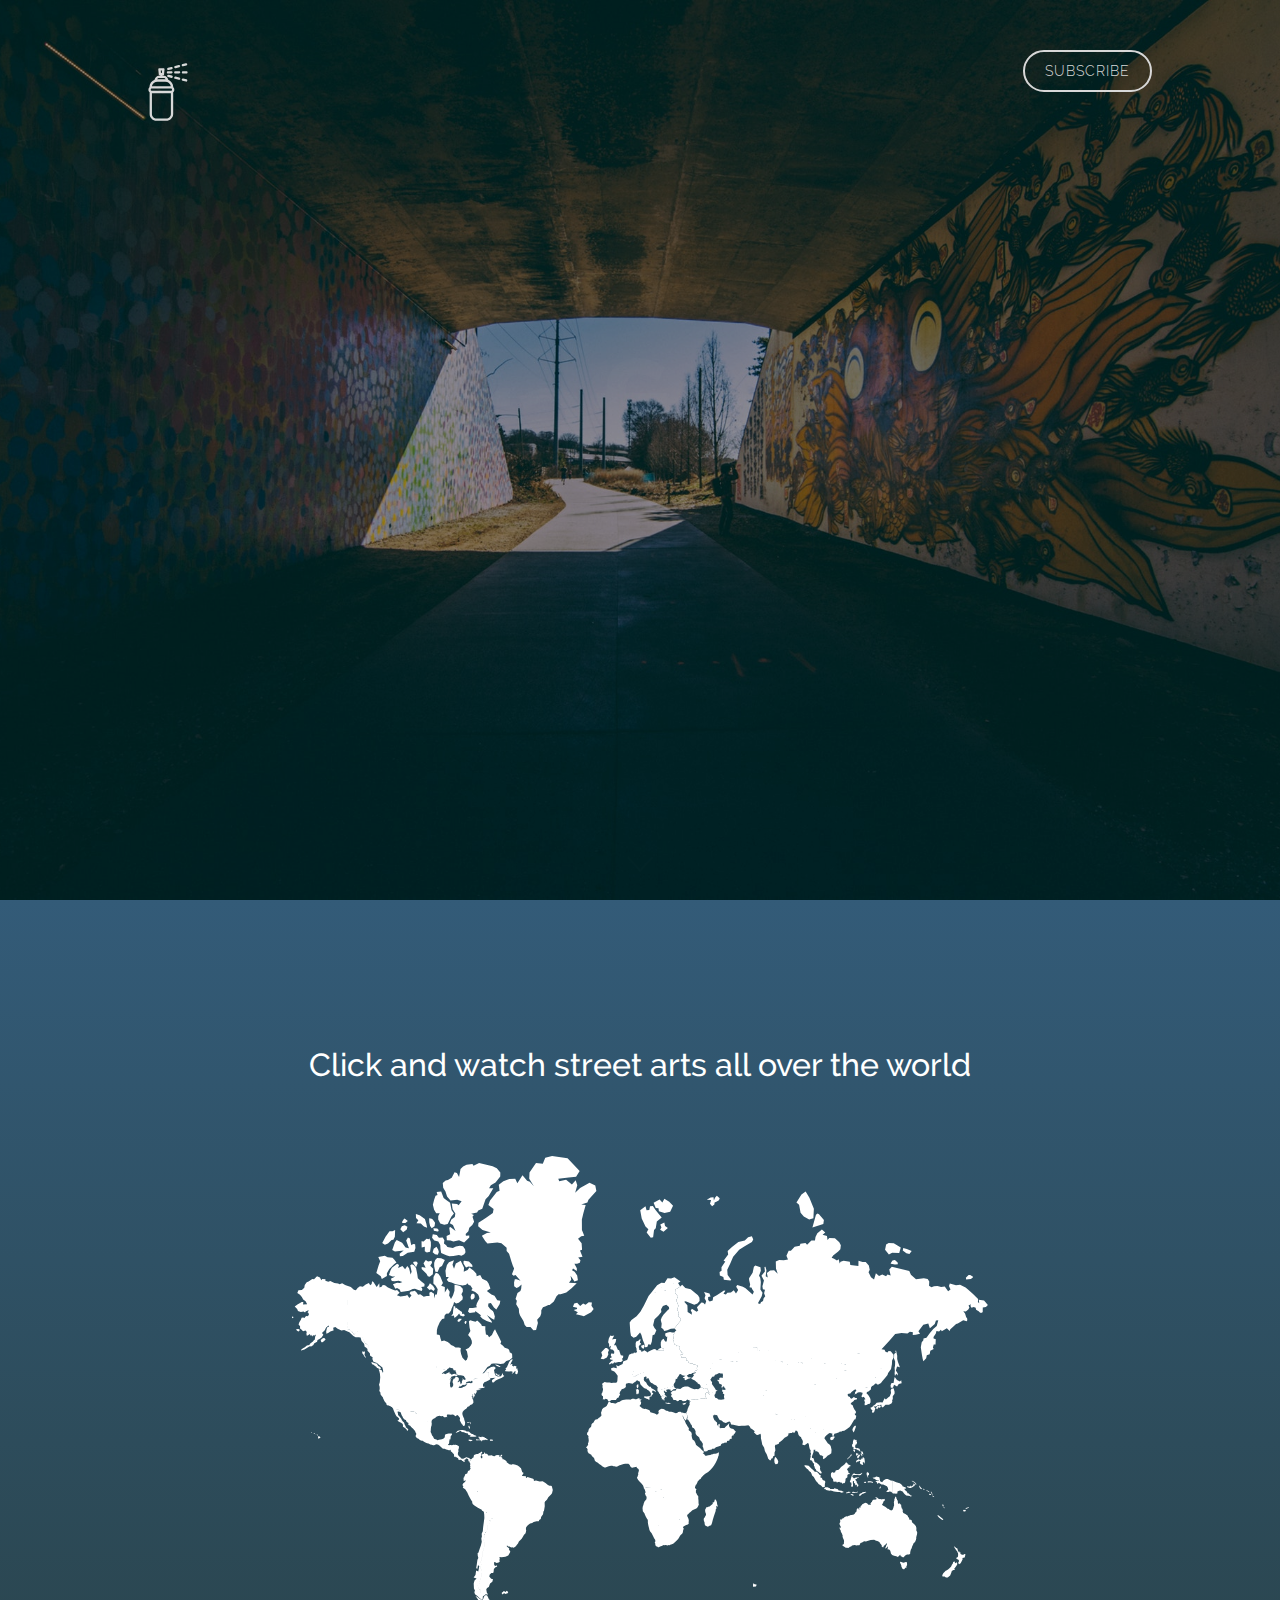
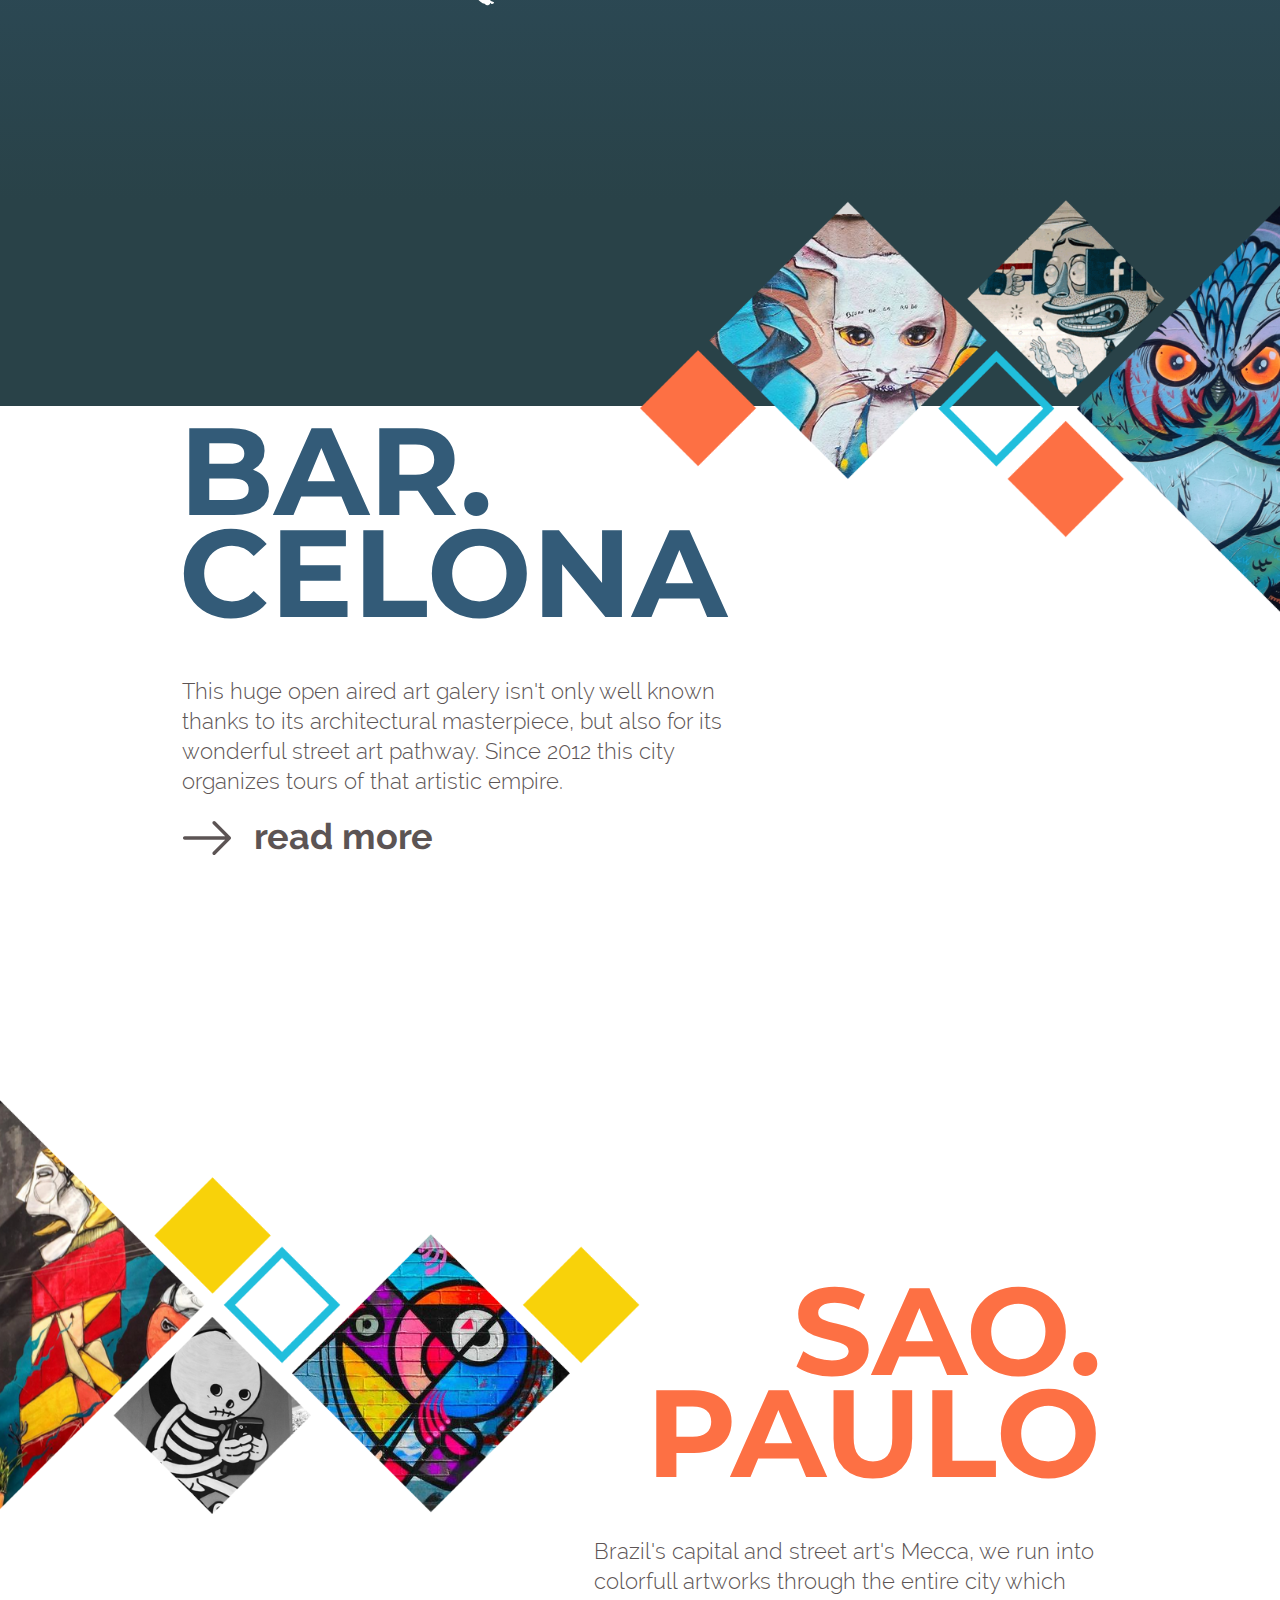
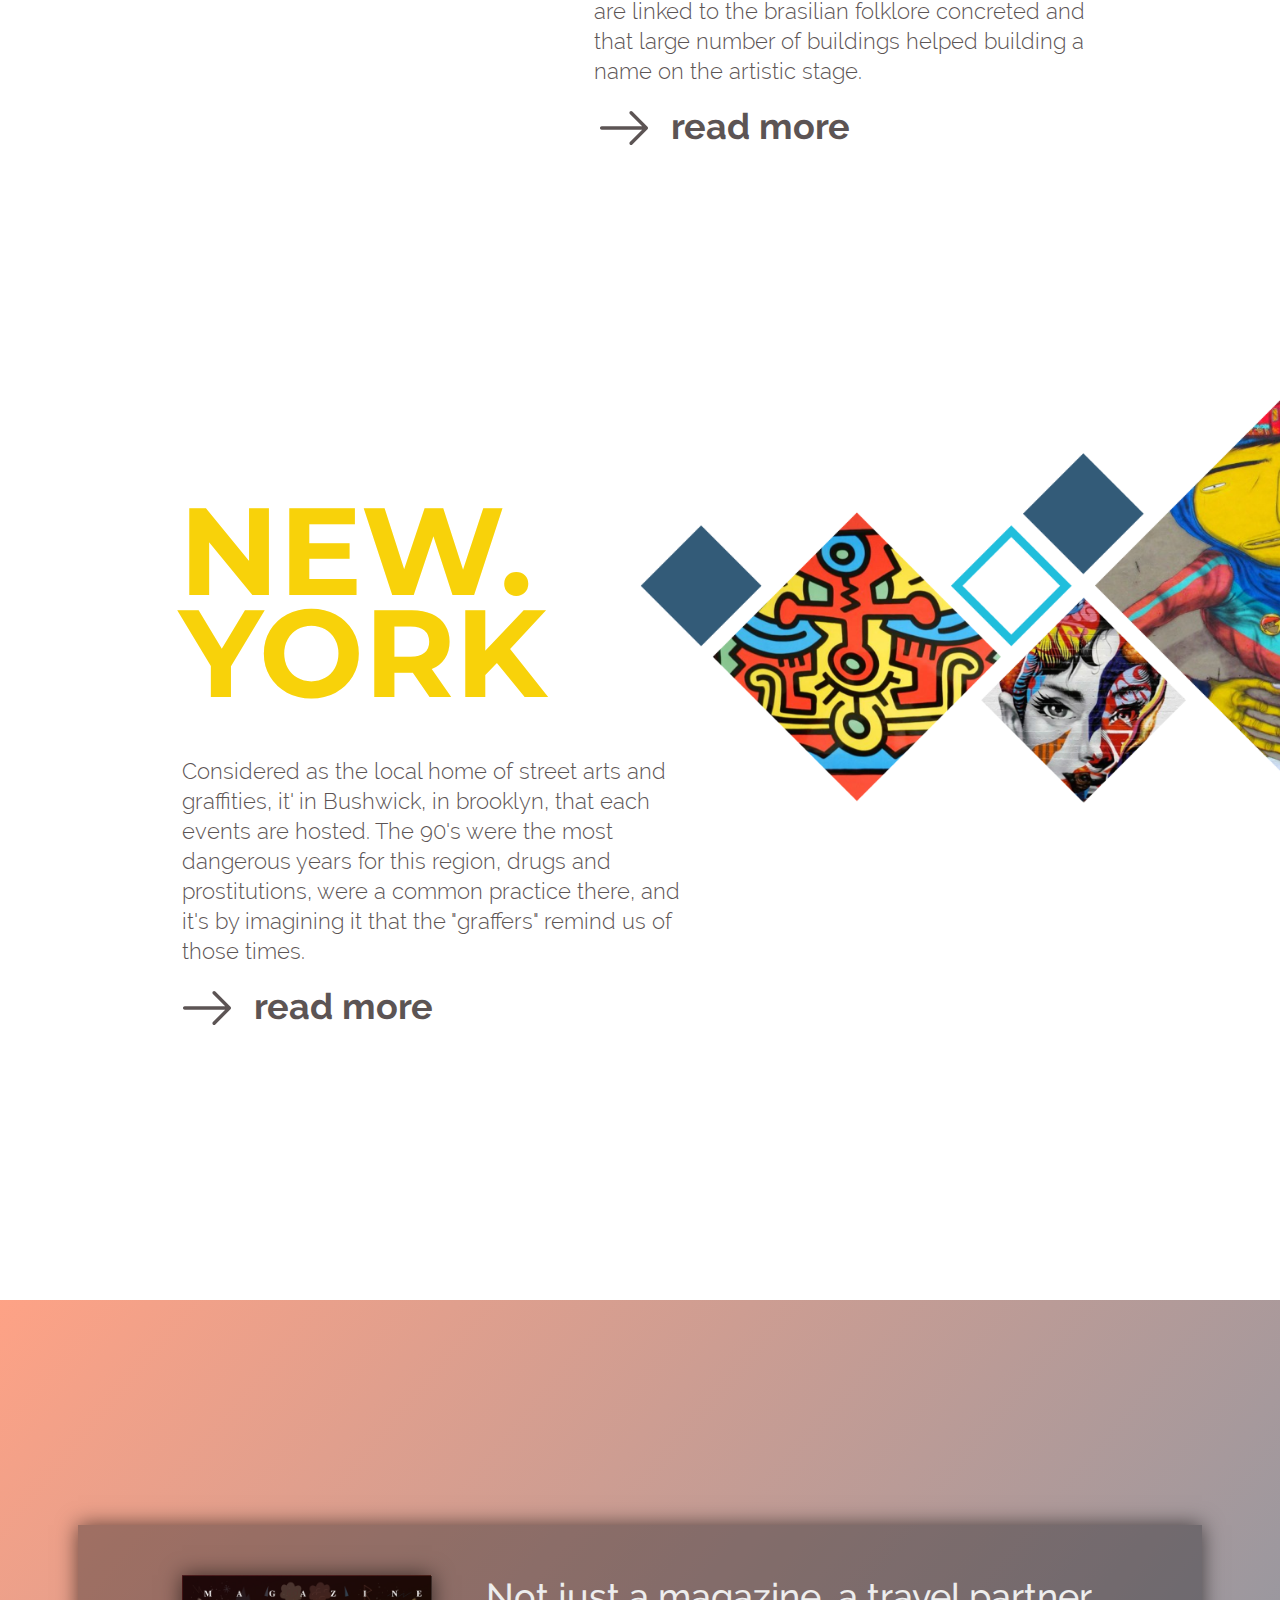
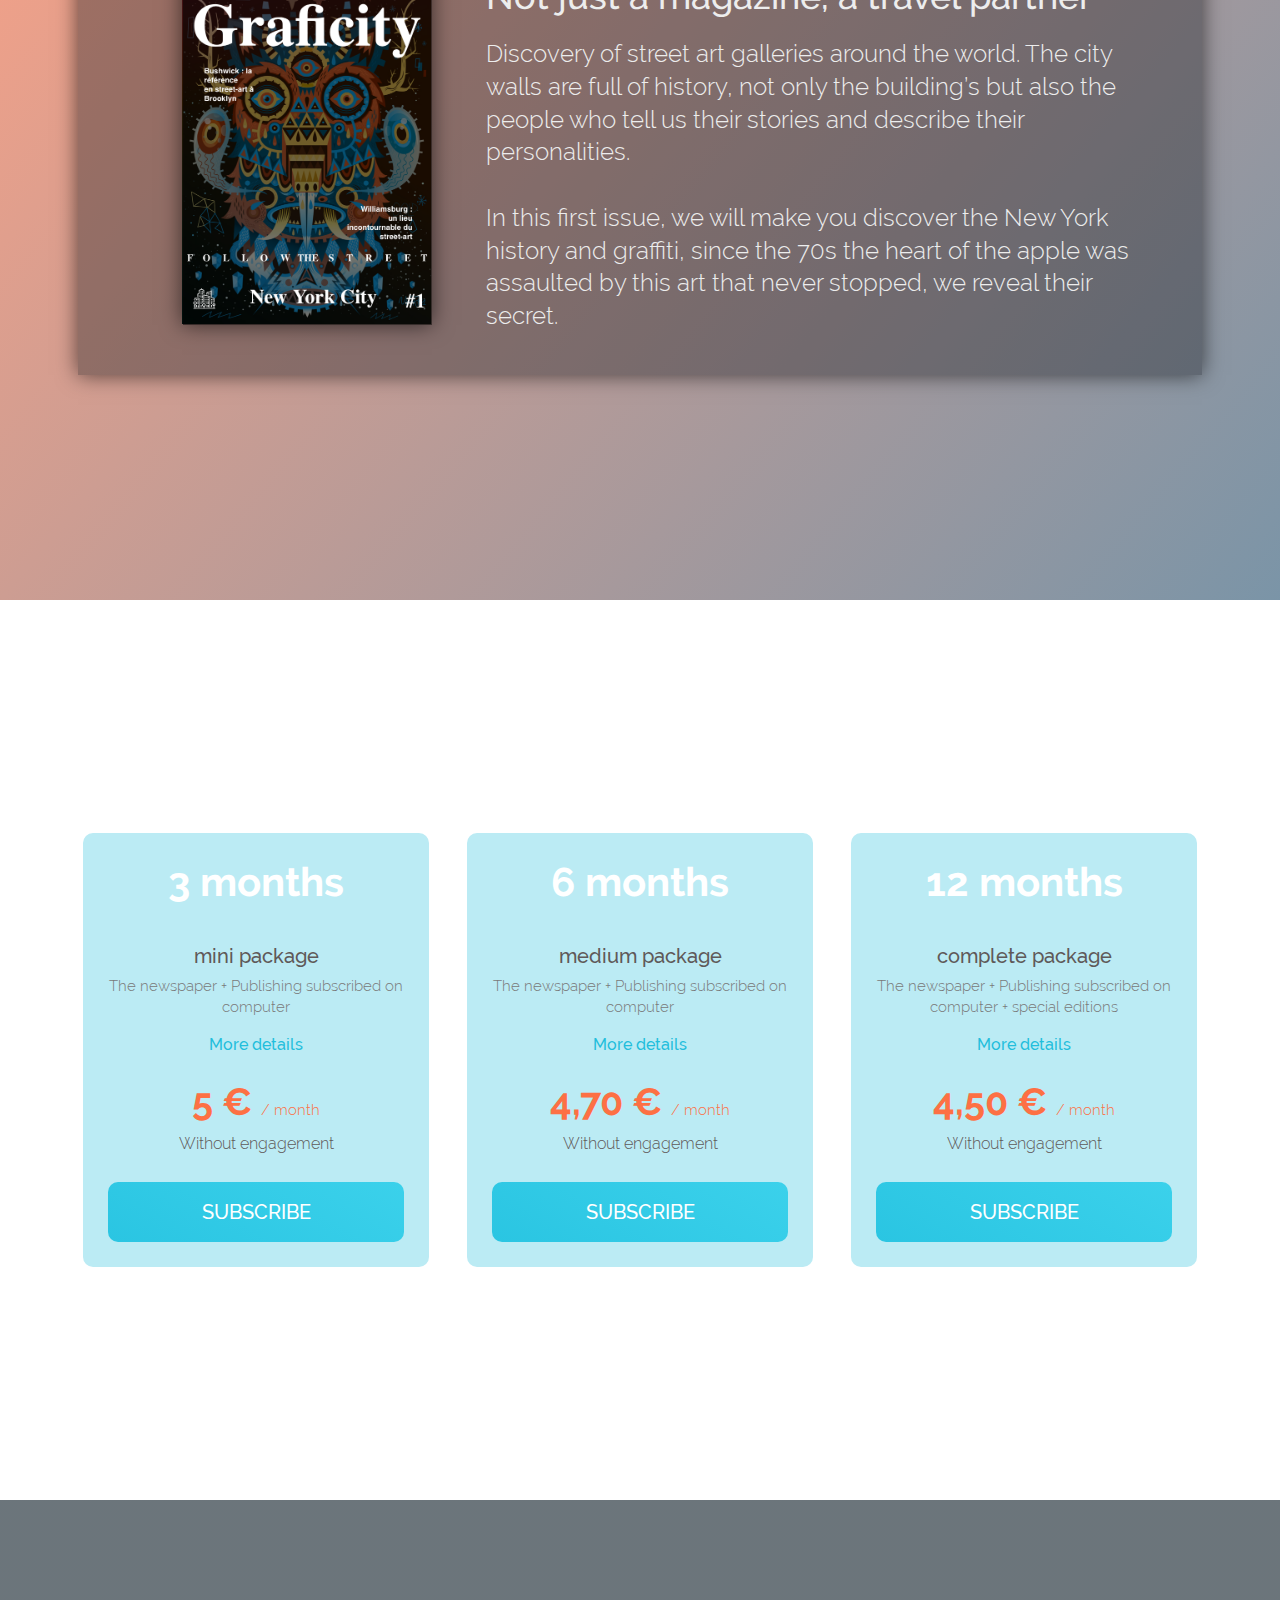
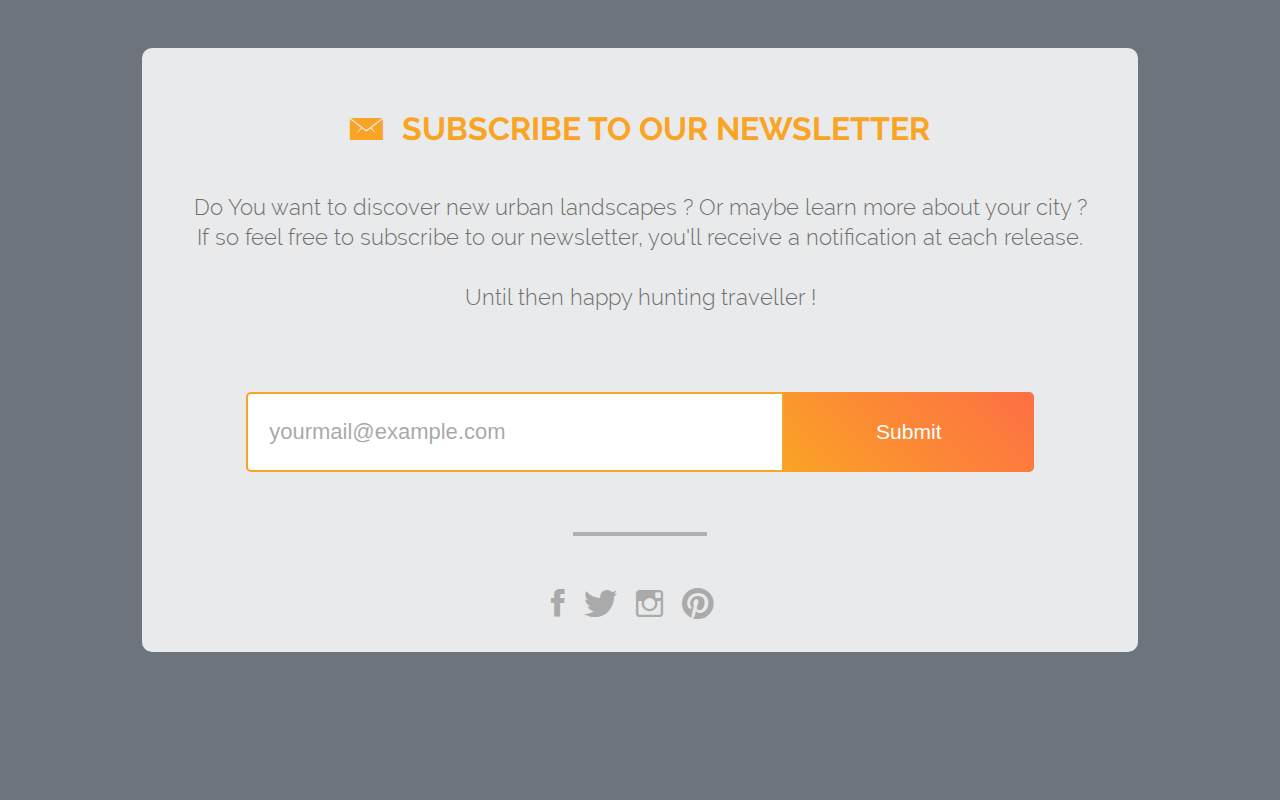
<file: index.html>
<html>
<head>
    <meta charset="utf-8">
	<meta http-equiv="X-UA-Compatible" content="IE=edge">
    <meta name="viewport" content="width=device-width, initial-scale=1, user-scalable=no">
    <title>Integration HETIC 2017</title>
    
    <link rel="stylesheet" href="./assets/css/ionicons.min.css">
    
    <link rel="stylesheet" href="./assets/css/reset.css">
    
    <link rel="stylesheet" href="./assets/css/style.css">
</head>
<body onload="init();">
    <!-- code -->
    <section class="section graficity-head BgImg" id="section">
    <div class="filter filterTunnel"></div>
    <div class="sectionContentFlex">
    <div class="section-content">
    	<div class="head">
    		<div>
    			<a href="#">
    			    <?xml version="1.0" encoding="utf-8"?>
<svg version="1.1" id="Calque_1" xmlns="http://www.w3.org/2000/svg" xmlns:xlink="http://www.w3.org/1999/xlink" x="0px" y="0px"
	 viewBox="0 0 100 125" style="enable-background:new 0 0 100 125;" xml:space="preserve">
<style type="text/css">
	.st0{fill:#D8D8D8;}
</style>
<path class="st0" d="M50.4,31c-0.6-3.6-3.5-6.3-7-6.3h-1.9v-0.9h2.2l0.9-9.5c0-0.7-0.8-1.4-1.8-1.4h-6.2c-1,0-1.8,0.6-1.8,1.4
	l0.9,9.5h2.2v0.9H36c-3.5,0-6.4,2.7-7,6.3c-4.6,1.8-7.9,6.3-8,11.5c-1,1-1.6,2.3-1.6,3.8c0,1.6,0.7,3.1,1.9,4.1v33.8
	c0,5.9,4.9,10.8,10.8,10.8h15.2c5.9,0,10.8-4.9,10.8-10.8V50.4c1.1-1,1.8-2.4,1.8-4.1c0-1.5-0.6-2.9-1.6-3.8
	C58.2,37.3,54.9,32.9,50.4,31z M40.7,16.6l-0.3,3.6H39l-0.3-3.6H40.7z M36,28.3h7.4c1.2,0,2.3,0.7,2.9,1.8c-0.2,0-0.4,0-0.6,0H33.6
	c-0.2,0-0.4,0-0.6,0C33.7,29.1,34.8,28.3,36,28.3z M33.6,33.8h12.1c4.4,0,8,3.1,8.8,7.2H24.8C25.6,36.8,29.3,33.8,33.6,33.8z
	 M54.5,84.2c0,4-3.2,7.2-7.2,7.2H32.1c-4,0-7.2-3.2-7.2-7.2V51.8h29.6V84.2z M54.5,48.2H24.8c-1,0-1.8-0.8-1.8-1.8s0.8-1.8,1.8-1.8
	h29.7c1,0,1.8,0.8,1.8,1.8C56.3,47.3,55.5,48.2,54.5,48.2z M69.2,19.3C69.2,19.4,69.2,19.4,69.2,19.3C69.2,19.4,69.2,19.4,69.2,19.3
	c0,1.1-0.8,1.9-1.8,1.9h-6c-1,0-1.8-0.8-1.8-1.8l0,0l0,0c0-1,0.8-1.8,1.8-1.8h6C68.4,17.5,69.2,18.3,69.2,19.3z M80.6,19.4
	L80.6,19.4c0,1-0.8,1.8-1.8,1.8h-5.4c-1,0-1.8-0.8-1.8-1.8l0,0l0,0c0-1,0.8-1.8,1.8-1.8h5.4C79.8,17.5,80.6,18.3,80.6,19.4
	L80.6,19.4z M48.7,14.3c-0.2-1,0.3-1.9,1.3-2.2l5.2-1.3c1-0.2,1.9,0.3,2.2,1.3c0.2,1-0.3,1.9-1.3,2.2l-5.2,1.3
	c-0.1,0-0.3,0.1-0.4,0.1C49.6,15.7,48.9,15.1,48.7,14.3z M59.7,11.5c-0.2-1,0.3-1.9,1.3-2.2l5.8-1.5c1-0.2,1.9,0.3,2.2,1.3
	c0.2,1-0.3,1.9-1.3,2.2l-5.8,1.5c-0.1,0-0.3,0.1-0.4,0.1C60.7,12.9,59.9,12.3,59.7,11.5z M71.4,8.6c-0.2-1,0.3-1.9,1.3-2.2l5.2-1.3
	c1-0.2,1.9,0.3,2.2,1.3c0.2,1-0.3,1.9-1.3,2.2l-5.2,1.3c-0.1,0-0.3,0.1-0.4,0.1C72.3,9.9,71.6,9.4,71.4,8.6z M48.2,19.4L48.2,19.4
	L48.2,19.4c0-1.1,0.8-1.9,1.8-1.9h5.4c1,0,1.8,0.8,1.8,1.8l0,0l0,0c0,1-0.8,1.8-1.8,1.8H50C49,21.2,48.2,20.4,48.2,19.4z M57.4,26.7
	c-0.2,0.8-0.9,1.4-1.7,1.4c-0.1,0-0.3,0-0.4-0.1L50,26.6c-1-0.2-1.5-1.2-1.3-2.2s1.2-1.5,2.2-1.3l5.2,1.3
	C57.1,24.7,57.7,25.7,57.4,26.7z M69.1,29.6c-0.2,0.8-0.9,1.4-1.7,1.4c-0.1,0-0.3,0-0.4-0.1l-6-1.5c-1-0.2-1.5-1.2-1.3-2.2
	s1.2-1.5,2.2-1.3l5.8,1.5C68.7,27.7,69.3,28.6,69.1,29.6z M80.1,32.4c-0.2,0.8-0.9,1.4-1.7,1.4c-0.1,0-0.3,0-0.4-0.1l-5.2-1.3
	c-1-0.2-1.5-1.2-1.3-2.2s1.2-1.5,2.2-1.3l5.2,1.3C79.8,30.4,80.4,31.4,80.1,32.4z"/>
</svg>

    			 </a>
    		</div>

    		<div>
    			<a href="#" class="subscribeButtonHead btnGoTo" data-target="section5">subscribe</a>
    		</div>
    	</div>

		<div class="headerTextDiv FadeIn" style="display:none;">
	    	<h1 class="mainTitle">Graficity</h1>
	    	<h2 class="catchPhrase">follow the street</h2>
		</div>
   
        <div class="section-down FadeIn" style="display: none;">
            <a href="#" class="btn-section-down btnGoTo" data-target="section2"><i class="ion-ios-arrow-down"></i></a>
        </div>
    </div>
    </div>
    </section>

	<section class="section worldMapSection" id="section2">
	<div class="section-content">
	    <h2 class="mainTitle">Click and watch street arts all over the world</h2>
	
		<div class="worldMapImgDiv">
	<svg class="svg_map" viewbox="0 0 1009 652">
    <path class="Amerique_nord" d="M198.93,96.23l-0.22,-5.9l3.63,0.58l1.63,0.96l3.35,4.92l-0.76,4.97l-4.15,2.77l-2.28,-3.12L198.93,96.23zM212.14,108.88l0.33,-1.49l-1.97,-2.45l-5.65,-0.19l0.75,3.68l5.25,0.83L212.14,108.88zM248.49,155.83l3.08,5.1l0.81,0.57l3.07,-1.27l3.02,0.2l2.98,0.28l-0.25,-2.64l-4.84,-5.38l-6.42,-1.08l-1.35,0.67L248.49,155.83zM183.06,93.13l-2.71,4.19l6.24,0.52l4.61,4.44l4.58,1.5l-1.09,-5.68l-2.14,-6.73l-7.58,-5.35l-5.5,-2.04l0.2,5.69L183.06,93.13zM208.96,82.89l5.13,-0.12l-2.22,4l-0.04,5.3l3.01,5.76l5.81,1.77l4.96,-0.99l5.18,-10.73l3.85,-4.45l-3.38,-4.97l-2.21,-10.65l-4.6,-3.19l-4.72,-3.68l-3.58,-9.56l-6.52,0.94l1.23,4.15l-2.87,1.25l-1.94,5.32l-1.94,7.46l1.78,7.26L208.96,82.89zM145.21,136.27l3.92,1.95l12.67,-1.3l-5.82,4.77l0.36,3.43l4.26,-0.24l7.07,-4.58l9.5,-1.67l1.71,-5.22l-0.49,-5.57l-2.94,-0.5l-2.5,1.93l-1.1,-4.13l-0.95,-5.7l-2.9,-1.42l-2.57,4.41l4.01,11.05l-4.9,-0.85l-4.98,-6.79l-7.89,-4l-2.64,3.32L145.21,136.27zM167.77,94.21l-3.65,-2.9l-1.5,-0.66l-2.88,4.28l-0.05,2l4.66,0.01L167.77,94.21zM166.31,106.56l0.93,-3.99l-3.95,-2.12l-4.09,1.39l-2.27,4.26l4.16,4.21L166.31,106.56zM195.4,139.8l4.62,-1.11l1.28,-8.25l-0.09,-5.95l-2.14,-5.56l-0.22,1.6l-3.94,-0.7l-4.22,4.09l-3.02,-0.37l0.18,8.92l4.6,-0.87l-0.06,6.47L195.4,139.8zM192.12,185.41l-5.06,-3.93l-4.71,-4.21l-0.87,-6.18l-1.76,-8.92l-3.14,-3.84l-2.79,-1.55l-2.47,1.42l1.99,9.59l-1.41,3.73l-2.29,-8.98l-2.56,-3.11l-3.17,4.81l-3.9,-4.76l-6.24,2.87l1.4,-4.46l-2.87,-1.87l-7.51,5.84l-1.95,3.71l-2.35,6.77l4.9,2.32l4.33,-0.12l-6.5,3.46l1.48,3.13l3.98,0.17l5.99,-0.67l5.42,1.96l-3.66,1.44l-3.95,-0.37l-4.33,1.41l-1.87,0.87l3.45,6.35l2.49,-0.88l3.83,2.15l1.52,3.65l4.99,-0.73l7.1,-1.16l5.26,-2.65l3.26,-0.48l4.82,2.12l5.07,1.22l0.94,-2.86l-1.79,-3.05l4.6,-0.64L192.12,185.41zM199.86,184.43l-1.96,3.54l-2.47,2.49l3.83,3.54l2.28,-0.85l3.78,2.36l1.74,-2.73l-1.71,-3.03l-0.84,-1.53l-1.68,-1.46L199.86,184.43zM182.25,154.98l-2.13,-2.17l-3.76,0.4l-0.95,1.38l4.37,6.75L182.25,154.98zM210.94,168.15l3.01,-6.93l3.34,-1.85l4.19,-8.74l-5.36,-2.47l-5.84,-0.36l-2.78,2.77l-1.47,4.23l-0.04,4.82l1.75,8.19L210.94,168.15zM228.09,145.15l5.76,-0.18l8.04,-1.61l3.59,1.28l4.18,-2.26l1.75,-2.84l-0.63,-4.52l-3,-4.23l-4.56,-0.8l-5.71,0.97l-4.46,2.44l-4.09,-0.94l-3.78,-0.5l-1.78,-2.7l-3.22,-2.61l0.64,-4.43l-2.42,-3.98l-5.52,0.03l-3.11,-3.99l-5.78,-0.8l-1.06,5.1l3.25,3.74l5.8,1.45l2.81,5.09l0.34,5.6l0.97,5.99l7.45,3.42L228.09,145.15zM139.07,126.88l5.21,-5.05l2.62,-0.59l2.16,-4.23l0.38,-9.77l-3.85,1.91l-4.3,-0.18l-5.76,8.19l-4.76,8.98l3.8,2.51L139.07,126.88zM211.25,143.05l1.53,-4.14l-1.02,-3.46l-2.45,-3.92l-4.03,3.02l-1.49,4.92l3.4,2.79L211.25,143.05zM202.94,154.49l-0.73,-2.88l-5,1.26l-3.34,-2.11l-3.32,4.8l3.09,6.28l-5.72,-1.17l-0.06,3.01l6.97,7.05l1.94,3.38l2.7,0.73l4.6,-3.41l0.5,-8.21l-4.24,-4.07L202.94,154.49zM128.95,308.23l-1.16,-2.34l-2.8,-1.77l-1.39,-2.05l-0.95,-1.5l-2.64,-0.46l-1.72,-0.67l-2.94,-0.96l-0.24,1.02l1.08,2.38l2.89,0.78l0.5,1.23l2.51,1.5l0.84,1.51l4.6,1.92L128.95,308.23zM250.65,230.6l-2,-2.11l-2.06,0.5l-0.25,-3.06l-3.21,-2.04l-3.07,-2.27l-1.63,-1.75l-1.43,1.03l-0.52,-2.96l-2.03,-0.55l-0.96,6.13l-0.36,5.11l-2.44,3.14l3.8,-0.6l0.96,3.65l3.99,-3.23l2.78,-3.38l1.57,2.86l4.36,1.51L250.65,230.6zM130.12,178.05l7.38,-4.18V170l3.48,-6.41l6.88,-6.69l3.52,-2.47l-3.01,-4.2l-2.72,-2.95l-7.16,-0.57l-4,-2.16l-9.48,1.63l2.74,6.23l-2.43,6.43l-1.94,6.87l-1.2,3.86l6.47,4.69L130.12,178.05zM264.36,205.36l0.32,-1.01l-0.03,-3.17l-2.19,-2.08l-2.57,1.05l-1.19,4.17l0.7,3.56l3.14,-0.36L264.36,205.36zM288.18,212.9l4.41,6.6l3.45,2.85l4.92,-7.87l0.87,-4.93l-4.41,-0.47l-4.03,-6.7l-4.45,-1.64l-6.6,-4.97l5.15,-3.63l-2.65,-7.54l-2.44,-3.35l-6.77,-3.35l-2.92,-5.55l-5.21,1.99l-0.36,-3.86l-3.86,-4.32l-6.22,-4.71l-2.65,3.71l-5.55,2.66l0.42,-6.06l-4.81,-10.05l-7.11,4.06l-2.59,7.7l-2.21,-5.92l2.06,-6.37l-7.24,2.65l-2.88,3.99l-2.15,8.42l0.89,9.05l3.98,0.04l-2.93,3.92l2.33,2.96l4.55,1.25l5.93,2.42l10.2,1.82l5.08,-1.04l1.5,-2.42l2.21,2.79l2.47,0.46l2.97,4.96l-1.8,1.98l5.68,2.63l4.29,3.68l1.08,2.55l0.77,3.24l-3.63,6.93l-0.98,3.44l0.94,2.42l-5.77,0.86l-5.27,0.12l-1.85,4.87l2.37,2.23l8.11,-1.03l-0.04,-1.89l4.08,3.15l4.18,3.28l-0.98,1.77l3.4,3.02l6.02,3.53l7.6,2.39l-0.46,-2.09l-2.92,-3.67l-3.96,-5.37l7.03,5l3.54,1.66l0.97,-4.44l-1.82,-6.3l-1.16,-1.73l-3.81,-3.03l-2.95,-3.91l0.35,-3.94L288.18,212.9zM222.35,51.34l2.34,7.29l4.96,5.88l9.81,-1.09l6.31,1.97l-4.38,6.05l-2.21,-1.78l-7.66,-0.71l1.19,8.31l3.96,6.04l-0.8,5.2l-4.97,3.46l-2.27,5.47l4.55,2.65l3.82,8.55l-7.5,-5.7l-1.71,0.94l1.38,9.38l-5.18,2.83l0.35,5.85l5.3,0.63l4.17,1.44l8.24,-1.84l7.33,3.27l7.49,-7.19l-0.06,-3.02l-4.79,0.48l-0.39,-2.84l3.92,-3.83l1.33,-5.15l4.33,-3.83l2.66,-4.76l-2.32,-7.1l1.94,-2.65l-3.86,-1.89l8.49,-1.63l1.79,-3.15l5.78,-2.6l4.8,-13.47l4.57,-4.94l6.62,-11.12l-6.1,0.1l2.54,-4.3l6.78,-3.99l6.84,-8.9l0.12,-5.73l-5.13,-6.04l-6.02,-2.93l-7.49,-1.82l-6.07,-1.49l-6.07,-1.5l-8.1,3.98l-1.49,-2.53l-8.57,0.98l-5.03,2.57l-3.7,3.65l-2.13,11.74L239,24.52l-3.48,-1.14l-4.12,7.97l-5.5,3.35l-3.27,0.66l-4.17,3.84l0.61,6.65L222.35,51.34zM296.75,316.34l-0.98,-1.98l-1.06,1.26l0.7,1.36l3.56,1.71l1.04,-0.26l1.38,-1.66l-2.6,0.11L296.75,316.34zM239.75,238.48l0.61,1.63l1.98,0.14l3.28,-3.34l0.06,-1.19l-3.85,-0.06L239.75,238.48zM301.88,304.92l-2.87,-1.8l-3.69,-1.09l-0.97,0.37l2.61,2.04l3.63,1.34l1.36,-0.08L301.88,304.92zM326.76,309.71l-0.36,-2.24l-1.96,0.72l0.87,-3.11l-2.8,-1.32l-1.29,1.05l-2.49,-1.18l0.98,-1.51l-1.88,-0.93l-1.83,1.47l1.86,-3.82l1.5,-2.8l0.54,-1.22l-1.3,-0.2l-2.43,1.55l-1.74,2.53l-2.9,6.92l-2.35,2.56l1.22,1.14l-1.75,1.47l0.43,1.23l5.44,0.13l3.01,-0.25l2.69,1.01l-1.98,1.93l1.67,0.14l3.25,-3.58l0.78,0.53l-0.61,3.37l1.84,0.77l1.27,-0.15l1.18,-3.61L326.76,309.71zM305.57,314.47l-2.81,4.56l-4.63,0.58l-3.64,-2.01l-0.92,-3.07l-0.89,-4.46l2.65,-2.83l-2.48,-2.09l-4.19,0.43l-5.88,3.53l-4.5,5.45l-2.38,0.67l3.23,-3.8l4.04,-5.57l3.57,-1.9l2.35,-3.11l2.9,-0.3l4.21,0.03l6,0.92l4.74,-0.71l3.53,-3.62l4.62,-1.59l2.01,-1.58l2.04,-1.71l-0.2,-5.19l-1.13,-1.77l-2.18,-0.63l-1.11,-4.05l-1.8,-1.55l-4.47,-1.26l-2.52,-2.82l-3.73,-2.83l1.13,-3.2l-3.1,-6.26l-3.65,-6.89l-2.18,-4.98l-1.86,2.61l-2.68,6.05l-4.06,2.97l-2.03,-3.16l-2.56,-0.85l-0.93,-6.99l0.08,-4.8l-5,-0.44l-0.85,-2.27l-3.45,-3.44l-2.61,-2.04l-2.32,1.58l-2.88,-0.58l-4.81,-1.65l-1.95,1.4l0.94,9.18l1.22,5.12l-3.31,5.75l3.41,4.02l1.9,4.44l0.23,3.42l-1.55,3.5l-3.18,3.46l-4.49,2.28l1.98,2.53l1.46,7.4l-1.52,4.68l-2.16,1.46l-4.17,-4.28l-2.03,-5.17l-0.87,-4.76l0.46,-4.19l-3.05,-0.47l-4.63,-0.28l-2.97,-2.08l-3.51,-1.37l-2.01,-2.38l-2.8,-1.94l-5.21,-2.23l-3.92,1.02l-1.31,-3.95l-1.26,-4.99l-4.12,-0.9l0.15,-6.41l1.09,-4.48l3.04,-6.6l3.43,-4.9l3.26,-0.77l0.19,-4.05l2.21,-2.68l4.01,-0.42l3.25,-4.39l0.82,-2.9l2.7,-5.73l0.84,-3.5l2.9,2.11l3.9,-1.08l5.49,-4.96l0.36,-3.54l-1.98,-3.98l2.09,-4.06l-0.17,-3.87l-3.76,-3.95l-4.14,-1.19l-3.98,-0.62l-0.15,8.71l-2.04,6.56l-2.93,5.3l-2.71,-4.95l0.84,-5.61l-3.35,-5.02l-3.75,6.09l0.01,-7.99l-5.21,-1.63l2.49,-4.01l-3.81,-9.59l-2.84,-3.91l-3.7,-1.44l-3.32,6.43l-0.22,9.34l3.27,3.29l3,4.91l-1.27,7.71l-2.26,-0.2l-1.78,5.88l0.02,-7l-4.34,-2.58l-2.49,1.33l0.32,4.67l-4.09,-0.18l-4.35,1.17l-4.95,-3.35l-3.13,0.6l-2.82,-4.11l-2.26,-1.84l-2.24,0.77l-3.41,0.35l-1.81,2.61l2.86,3.19l-3.05,3.72l-2.99,-4.42l-2.39,1.3l-7.57,0.87l-5.07,-1.59l3.94,-3.74l-3.78,-3.9l-2.75,0.5l-3.86,-1.32l-6.56,-2.89l-4.29,-3.37l-3.4,-0.47l-1.06,2.36l-3.44,1.31l-0.38,-6.15l-3.73,5.5l-4.74,-7.32l-1.94,-0.89l-0.63,3.91l-2.09,1.9l-1.93,-3.39l-4.59,2.05l-4.2,3.55l-4.17,-0.98l-3.4,2.5l-2.46,3.28l-2.92,-0.72l-4.41,-3.8l-5.23,-1.94l-0.02,27.65l-0.01,35.43l2.76,0.17l2.73,1.56l1.96,2.44l2.49,3.6l2.73,-3.05l2.81,-1.79l1.49,2.85l1.89,2.23l2.57,2.42l1.75,3.79l2.87,5.88l4.77,3.2l0.08,3.12l-1.56,2.35l0.06,2.48l3.39,3.45l0.49,3.76l3.59,1.96l-0.4,2.79l1.56,3.96l5.08,1.82l2,1.89l5.43,4.23l0.38,0.01h7.96h8.32h2.76h8.55h8.27h8.41l8.42,0l9.53,0l9.59,0l5.8,0l0.01,-1.64l0.95,-0.02l0.5,2.35l0.87,0.72l1.96,0.26l2.86,0.67l2.72,1.3l2.27,-0.55l3.45,1.09l1.14,-1.66l1.59,-0.66l0.62,-1.03l0.63,-0.55l2.61,0.86l1.93,0.1l0.67,0.57l0.94,2.38l3.15,0.63l-0.49,1.18l1.11,1.21l-0.48,1.56l1.18,0.51l-0.59,1.37l0.75,0.13l0.53,-0.6l0.55,0.9l2.1,0.5l2.13,0.04l2.27,0.41l2.51,0.78l0.91,1.26l1.82,3.04l-0.9,1.3l-2.28,-0.54l-1.42,-2.44l0.36,2.49l-1.34,2.17l0.15,1.84l-0.23,1.07l-1.81,1.27l-1.32,2.09l-0.62,1.32l1.54,0.24l2.08,-1.2l1.23,-1.06l0.83,-0.17l1.54,0.38l0.75,-0.59l1.37,-0.48l2.44,-0.47v0l0,0l-0.25,-1.15l-0.13,0.04l-0.86,0.2l-1.12,-0.36l0.84,-1.32l0.85,-0.46l1.98,-0.56l2.37,-0.53l1.24,0.73l0.78,-0.85l0.89,-0.54l0.6,0.29l0.03,0.06l2.87,-2.73l1.27,-0.73l4.26,-0.03l5.17,0l0.28,-0.98l0.9,-0.2l1.19,-0.62l1,-1.82l0.86,-3.15l2.14,-3.1l0.93,1.08l1.88,-0.7l1.25,1.19l0,5.52l1.83,2.25l3.12,-0.48l4.49,-0.13l-4.87,3.26l0.11,3.29l2.13,0.28l3.13,-2.79l2.78,-1.58l6.21,-2.35l3.47,-2.62l-1.81,-1.46L305.57,314.47zM251.91,243.37l1.1,-3.12l-0.71,-1.23l-1.15,-0.13l-1.08,1.8l-0.13,0.41l0.74,1.77L251.91,243.37zM109.25,279.8L109.25,279.8l1.56,-2.35L109.25,279.8zM105.85,283.09l-2.69,0.38l-1.32,-0.62l-0.17,1.52l0.52,2.07l1.42,1.46l1.04,2.13l1.69,2.1l1.12,0.01l-2.44,-3.7L105.85,283.09zM109.25,279.8L109.25,279.8l-1.54,-1.83l-2.47,-1.57l-0.79,-4.36l-3.61,-4.13l-1.51,-4.94l-2.69,-0.34l-4.46,-0.13l-3.29,-1.54l-5.8,-5.64l-2.68,-1.05l-4.9,-1.99l-3.88,0.48l-5.51,-2.59l-3.33,-2.43l-3.11,1.21l0.58,3.93l-1.55,0.36l-3.24,1.16l-2.47,1.86l-3.11,1.16l-0.4,-3.24l1.26,-5.53l2.98,-1.77l-0.77,-1.46l-3.57,3.22l-1.91,3.77l-4.04,3.95l2.05,2.65l-2.65,3.85l-3.01,2.21l-2.81,1.59l-0.69,2.29l-4.38,2.63l-0.89,2.36l-3.28,2.13l-1.92,-0.38l-2.62,1.38l-2.85,1.67l-2.33,1.63l-4.81,1.38l-0.44,-0.81l3.07,-2.27l2.74,-1.51l2.99,-2.71l3.48,-0.56l1.38,-2.06l3.89,-3.05l0.63,-1.03l2.07,-1.83l0.48,-4l1.43,-3.17l-3.23,1.64l-0.9,-0.93l-1.52,1.95l-1.83,-2.73l-0.76,1.94l-1.05,-2.7l-2.8,2.17l-1.72,0l-0.24,-3.23l0.51,-2.02l-1.81,-1.98l-3.65,1.07l-2.37,-2.63l-1.92,-1.36l-0.01,-3.25l-2.16,-2.48l1.08,-3.41l2.29,-3.37l1,-3.15l2.27,-0.45l1.92,0.99l2.26,-3.01l2.04,0.54l2.14,-1.96l-0.52,-2.92l-1.57,-1.16l2.08,-2.52l-1.72,0.07l-2.98,1.43l-0.85,1.43l-2.21,-1.43l-3.97,0.73l-4.11,-1.56l-1.18,-2.65l-3.55,-3.91l3.94,-2.87l6.25,-3.41h2.31l-0.38,3.48l5.92,-0.27l-2.28,-4.34l-3.45,-2.72l-1.99,-3.64l-2.69,-3.17l-3.85,-2.38l1.57,-4.03l4.97,-0.25l3.54,-3.58l0.67,-3.92l2.86,-3.91l2.73,-0.95l5.31,-3.76l2.58,0.57l4.31,-4.61l4.24,1.83l2.03,3.87l1.25,-1.65l4.74,0.51l-0.17,1.95l4.29,1.43l2.86,-0.84l5.91,2.64l5.39,0.78l2.16,1.07l3.73,-1.34l4.25,2.46l3.05,1.13l-0.02,27.65l-0.01,35.43l2.76,0.17l2.73,1.56l1.96,2.44l2.49,3.6l2.73,-3.05l2.81,-1.79l1.49,2.85l1.89,2.23l2.57,2.42l1.75,3.79l2.87,5.88l4.77,3.2l0.08,3.12L109.25,279.8zM285.18,314.23l-1.25,-1.19l-1.88,0.7l-0.93,-1.08l-2.14,3.1l-0.86,3.15l-1,1.82l-1.19,0.62l-0.9,0.2l-0.28,0.98l-5.17,0l-4.26,0.03l-1.27,0.73l-2.87,2.73l0.29,0.54l0.17,1.51l-2.1,1.27l-2.3,-0.32l-2.2,-0.14l-1.33,0.44l0.25,1.15l0,0l0.05,0.37l-2.42,2.27l-2.11,1.09l-1.44,0.51l-1.66,1.03l-2.03,0.5l-1.4,-0.19l-1.73,-0.77l0.96,-1.45l0.62,-1.32l1.32,-2.09l-0.14,-1.57l-0.5,-2.24l-1.04,-0.39l-1.74,1.7l-0.56,-0.03l-0.14,-0.97l1.54,-1.56l0.26,-1.79l-0.23,-1.79l-2.08,-1.55l-2.38,-0.8l-0.39,1.52l-0.62,0.4l-0.5,1.95l-0.26,-1.33l-1.12,0.95l-0.7,1.32l-0.73,1.92l-0.14,1.64l0.93,2.38l-0.08,2.51l-1.14,1.84l-0.57,0.52l-0.76,0.41l-0.95,0.02l-0.26,-0.25l-0.76,-1.98l-0.02,-0.98l0.08,-0.94l-0.35,-1.87l0.53,-2.18l0.63,-2.71l1.46,-3.03l-0.42,0.01l-2.06,2.54l-0.38,-0.46l1.1,-1.42l1.67,-2.57l1.91,-0.36l2.19,-0.8l2.21,0.42l0.09,0.02l2.47,-0.36l-1.4,-1.61l-0.75,-0.13l-0.86,-0.16l-0.59,-1.14l-2.75,0.36l-2.49,0.9l-1.97,-1.55l-1.59,-0.52l0.9,-2.17l-2.48,1.37l-2.25,1.33l-2.16,1.04l-1.72,-1.4l-2.81,0.85l0.01,-0.6l1.9,-1.73l1.99,-1.65l2.86,-1.37l-3.45,-1.09l-2.27,0.55l-2.72,-1.3l-2.86,-0.67l-1.96,-0.26l-0.87,-0.72l-0.5,-2.35l-0.95,0.02l-0.01,1.64l-5.8,0l-9.59,0l-9.53,0l-8.42,0h-8.41h-8.27h-8.55h-2.76h-8.32h-7.96l0.95,3.47l0.45,3.41l-0.69,1.09l-1.49,-3.91l-4.05,-1.42l-0.34,0.82l0.82,1.94l0.89,3.53l0.51,5.42l-0.34,3.59l-0.34,3.54l-1.1,3.61l0.9,2.9l0.1,3.2l-0.61,3.05l1.49,1.99l0.39,2.95l2.17,2.99l1.24,1.17l-0.1,0.82l2.34,4.85l2.72,3.45l0.34,1.87l0.71,0.55l2.6,0.33l1,0.91l1.57,0.17l0.31,0.96l1.31,0.4l1.82,1.92l0.47,1.7l3.19,-0.25l3.56,-0.36l-0.26,0.65l4.23,1.6l6.4,2.31l5.58,-0.02l2.22,0l0.01,-1.35l4.86,0l1.02,1.16l1.43,1.03l1.67,1.43l0.93,1.69l0.7,1.77l1.45,0.97l2.33,0.96l1.77,-2.53l2.29,-0.06l1.98,1.28l1.41,2.18l0.97,1.86l1.65,1.8l0.62,2.19l0.79,1.47l2.19,0.96l1.99,0.68l1.09,-0.09l-0.53,-1.06l-0.14,-1.5l0.03,-2.16l0.65,-1.42l1.53,-1.51l2.79,-1.37l2.55,-2.37l2.36,-0.75l1.74,-0.23l2.04,0.74l2.45,-0.4l2.09,1.69l2.03,0.1l1.05,-0.61l1.04,0.47l0.53,-0.42l-0.6,-0.63l0.05,-1.3l-0.5,-0.86l1.16,-0.5l2.14,-0.22l2.49,0.36l3.17,-0.41l1.76,0.8l1.36,1.5l0.5,0.16l2.83,-1.46l1.09,0.49l2.19,2.68l0.79,1.75l-0.58,2.1l0.42,1.23l1.3,2.4l1.49,2.68l1.07,0.71l0.44,1.35l1.38,0.37l0.84,-0.39l0.7,-1.89l0.12,-1.21l0.09,-2.1l-1.33,-3.65l-0.02,-1.37l-1.25,-2.25l-0.94,-2.75l-0.5,-2.25l0.43,-2.31l1.32,-1.94l1.58,-1.57l3.08,-2.16l0.4,-1.12l1.42,-1.23l1.4,-0.22l1.84,-1.98l2.9,-1.01l1.78,-2.53l-0.39,-3.46l-0.29,-1.21l-0.8,-0.24l-0.12,-3.35l-1.93,-1.14l1.85,0.56l-0.6,-2.26l0.54,-1.55l0.33,2.97l1.43,1.36l-0.87,2.4l0.26,0.14l1.58,-2.81l0.9,-1.38l-0.04,-1.35l-0.7,-0.64l-0.58,-1.94l0.92,0.9l0.62,0.19l0.21,0.92l2.04,-2.78l0.61,-2.62l-0.83,-0.17l0.85,-1.02l-0.08,0.45l1.79,-0.01l3.93,-1.11l-0.83,-0.7l-4.12,0.7l2.34,-1.07l1.63,-0.18l1.22,-0.19l2.07,-0.65l1.35,0.07l1.89,-0.61l0.22,-1.07l-0.84,-0.84l0.29,1.37l-1.16,-0.09l-0.93,-1.99l0.03,-2.01l0.48,-0.86l1.48,-2.28l2.96,-1.15l2.88,-1.34l2.99,-1.9l-0.48,-1.29l-1.83,-2.25L285.18,314.23zM45.62,263.79l-1.5,0.8l-2.55,1.86l0.43,2.42l1.43,1.32l2.8,-1.95l2.43,-2.47l-1.19,-1.63L45.62,263.79zM0,235.22l2.04,-1.26l0.23,-0.68L0,232.61V235.22zM8.5,250.59l-2.77,0.97l1.7,1.52l1.84,1.04l1.72,-0.87l-0.27,-2.15L8.5,250.59zM105.85,283.09l-2.69,0.38l-1.32,-0.62l-0.17,1.52l0.52,2.07l1.42,1.46l1.04,2.13l1.69,2.1l1.12,0.01l-2.44,-3.7L105.85,283.09zM37.13,403.77l-1,-0.28l-0.27,0.26l0.02,0.19l0.32,0.24l0.48,0.63l0.94,-0.21l0.23,-0.36L37.13,403.77zM34.14,403.23l1.5,0.09l0.09,-0.32l-1.38,-0.13L34.14,403.23zM40.03,406.52l-0.5,-0.26l-1.07,-0.5l-0.21,-0.06l-0.16,0.28l0.19,0.58l-0.49,0.48l-0.14,0.33l0.46,1.08l-0.08,0.83l0.7,0.42l0.41,-0.49l0.9,-0.46l1.1,-0.63l0.07,-0.16l-0.71,-1.04L40.03,406.52zM32.17,401.38l-0.75,0.41l0.11,0.12l0.36,0.68l0.98,0.11l0.2,0.04l0.15,-0.17l-0.81,-0.99L32.17,401.38zM27.77,399.82l-0.43,0.3l-0.15,0.22l0.94,0.55l0.33,-0.3l-0.06,-0.7L27.77,399.82zM257.86,395.2l-0.69,0.15l-0.71,-1.76l-1.05,-0.89l0.61,-1.95l0.84,0.12l0.98,2.55L257.86,395.2zM257.06,386.51l-3.06,0.5l-0.2,-1.15l1.32,-0.25l1.85,0.09L257.06,386.51zM259.36,386.48l-0.48,2.21l-0.52,-0.4l0.05,-1.63l-1.26,-1.23l-0.01,-0.36L259.36,386.48zM244.58,396.94L247.01,397.16L249.21,397.19L251.84,398.22L252.96,399.33L255.58,398.99L256.57,399.69L258.95,401.56L260.69,402.91L261.61,402.87L263.29,403.48L263.08,404.32L265.15,404.44L267.27,405.66L266.94,406.35L265.07,406.73L263.18,406.88L261.25,406.64L257.24,406.93L259.12,405.27L257.98,404.5L256.17,404.3L255.2,403.44L254.53,401.74L252.95,401.85L250.33,401.05L249.49,400.42L245.84,399.95L244.86,399.36L245.91,398.61L243.16,398.46L241.15,400.02L239.98,400.06L239.58,400.8L238.2,401.13L237,400.84L238.48,399.91L239.08,398.82L240.35,398.15L241.78,397.56L243.91,397.27zM230.43,426.9L229.95,426.01L229.09,425.76L229.29,424.61L228.91,424.3L228.33,424.1L227.1,424.44L227,424.05L226.15,423.59L225.55,423.02L224.72,422.78L225.3,422.04L225.08,421.48L225.28,420.93L226.61,420.12L227.88,419.01L228.17,419.13L228.79,418.62L229.59,418.58L229.85,418.81L230.29,418.67L231.59,418.93L232.89,418.85L233.79,418.53L234.12,418.21L235.01,418.36L235.68,418.56L236.41,418.49L236.97,418.24L238.25,418.64L238.7,418.7L239.55,419.24L240.36,419.89L241.38,420.33L242.12,421.13L241.16,421.07L240.77,421.46L239.8,421.84L239.09,421.84L238.47,422.21L237.91,422.08L237.43,421.64L237.14,421.72L236.78,422.41L236.51,422.38L236.46,422.98L235.48,423.77L234.97,424.11L234.68,424.47L233.85,423.89L233.25,424.65L232.66,424.63L232,424.7L232.06,426.11L231.65,426.13L231.3,426.79zM270.04,406.75L271.75,406.88L274.18,407.35L274.43,408.96L274.21,410.09L273.53,410.59L274.25,411.47L274.19,412.27L272.33,411.77L271.01,411.97L269.3,411.76L267.99,412.31L266.48,411.39L266.73,410.44L269.31,410.85L271.43,411.09L272.44,410.43L271.16,409.16L271.18,408.03L269.41,407.57zM202.89,388.72L201.8,391.43L201.31,393.64L201.1,397.72L200.83,399.19L201.32,400.83L202.19,402.3L202.75,404.61L204.61,406.82L205.26,408.51L206.36,409.96L209.34,410.75L210.5,411.97L212.96,411.15L215.09,410.86L217.19,410.33L218.96,409.82L220.74,408.62L221.41,406.89L221.64,404.4L222.13,403.53L224.02,402.74L226.99,402.05L229.47,402.15L231.17,401.9L231.84,402.53L231.75,403.97L230.24,405.74L229.58,407.55L230.09,408.06L229.67,409.34L228.97,411.63L228.26,410.88L227.67,410.93L227.14,410.97L226.14,412.74L225.63,412.39L225.29,412.53L225.31,412.96L222.72,412.93L220.1,412.93L220.1,414.58L218.83,414.58L219.87,415.56L220.91,416.23L221.22,416.86L221.68,417.04L221.6,418.02L218.01,418.03L216.66,420.39L217.05,420.93L216.73,421.61L216.66,422.45L213.49,419.34L212.04,418.4L209.75,417.64L208.19,417.85L205.93,418.94L204.52,419.23L202.54,418.47L200.44,417.91L197.82,416.58L195.72,416.17L192.54,414.82L190.2,413.42L189.49,412.64L187.92,412.47L185.05,411.54L183.88,410.2L180.87,408.53L179.47,406.66L178.8,405.21L179.73,404.92L179.44,404.07L180.09,403.3L180.1,402.26L179.16,400.92L178.9,399.72L177.96,398.2L175.49,395.18L172.67,392.79L171.31,390.88L168.9,389.62L168.39,388.86L168.82,386.94L167.39,386.21L165.73,384.69L165.03,382.5L163.52,382.24L161.9,380.58L160.58,379.03L160.46,378.03L158.95,375.61L157.96,373.13L158,371.88L155.97,370.59L155.04,370.73L153.44,369.83L152.99,371.16L153.45,372.72L153.72,375.15L154.69,376.48L156.77,378.69L157.23,379.44L157.66,379.66L158.02,380.76L158.52,380.71L159.09,382.75L159.94,383.55L160.53,384.66L162.3,386.26L163.23,389.15L164.06,390.5L164.84,391.94L164.99,393.56L166.34,393.66L167.47,395.05L168.49,396.41L168.42,396.95L167.24,398.06L166.74,398.05L166,396.2L164.17,394.47L162.15,392.99L160.71,392.21L160.8,389.96L160.38,388.28L159.04,387.32L157.11,385.93L156.74,386.33L156.04,385.51L154.31,384.76L152.66,382.93L152.86,382.69L154.01,382.87L155.05,381.69L155.16,380.26L153,377.99L151.36,377.1L150.32,375.09L149.28,372.97L147.98,370.36L146.84,367.4L150.03,367.15L153.59,366.79L153.33,367.43L157.56,369.04L163.96,371.35L169.54,371.32L171.76,371.32L171.76,369.97L176.62,369.97L177.64,371.14L179.08,372.17L180.74,373.6L181.67,375.29L182.37,377.05L183.82,378.02L186.15,378.98L187.91,376.45L190.21,376.39L192.18,377.67L193.59,379.85L194.56,381.71L196.21,383.51L196.83,385.7L197.62,387.17L199.8,388.13L201.79,388.81zM256.88,443.21L255.95,442.4L255.35,440.88L256.04,440.13L255.33,439.94L254.81,439.01L253.41,438.23L252.18,438.41L251.62,439.39L250.48,440.09L249.87,440.19L249.6,440.78L250.93,442.3L250.17,442.66L249.76,443.08L248.46,443.22L247.97,441.54L247.61,442.02L246.68,441.86L246.12,440.72L244.97,440.54L244.24,440.21L243.04,440.21L242.95,440.82L242.63,440.4L242.78,439.84L243.01,439.27L242.9,438.76L243.32,438.42L242.74,438L242.72,436.87L243.81,436.62L244.81,437.63L244.75,438.23L245.87,438.35L246.14,438.12L246.91,438.82L248.29,438.61L249.48,437.9L251.18,437.33L252.14,436.49L253.69,436.65L253.58,436.93L255.15,437.03L256.4,437.52L257.31,438.36L258.37,439.14L258.03,439.56L258.68,441.21L258.15,442.05L257.24,441.85zM229.09,425.76L228.78,426.43L227.16,426.39L226.15,426.12L224.99,425.55L223.43,425.37L222.64,424.75L222.73,424.33L223.69,423.61L224.21,423.29L224.06,422.95L224.72,422.78L225.55,423.02L226.15,423.59L227,424.05L227.1,424.44L228.33,424.1L228.91,424.3L229.29,424.61zM257.76,410.96L259.65,411.22L261.14,411.93L261.6,412.73L259.63,412.78L258.78,413.27L257.21,412.8L255.61,411.73L255.94,411.06L257.12,410.86zM222.64,424.75L221.2,424.25L219.45,424.2L218.17,423.63L216.66,422.45L216.73,421.61L217.05,420.93L216.66,420.39L218.01,418.03L221.6,418.02L221.68,417.04L221.22,416.86L220.91,416.23L219.87,415.56L218.83,414.58L220.1,414.58L220.1,412.93L222.72,412.93L225.31,412.96L225.29,415.27L225.07,418.55L225.9,418.55L226.82,419.08L227.06,418.64L227.88,419.01L226.61,420.12L225.28,420.93L225.08,421.48L225.3,422.04L224.72,422.78L224.06,422.95L224.21,423.29L223.69,423.61L222.73,424.33zM225.31,412.96L225.29,412.53L225.63,412.39L226.14,412.74L227.14,410.97L227.67,410.93L227.68,411.36L228.21,411.37L228.17,412.17L227.71,413.44L227.96,413.89L227.67,414.94L227.84,415.21L227.52,416.68L226.97,417.46L226.46,417.55L225.9,418.55L225.07,418.55L225.29,415.27zM274.18,407.35L274.53,406.84L276.72,406.86L278.38,407.62L279.12,407.54L279.63,408.59L281.16,408.53L281.07,409.41L282.32,409.52L283.7,410.6L282.66,411.8L281.32,411.16L280.04,411.28L279.12,411.14L278.61,411.68L277.53,411.86L277.11,411.14L276.18,411.57L275.06,413.57L274.34,413.11L274.19,412.27L274.25,411.47L273.53,410.59L274.21,410.09L274.43,408.96zM234.93,432.31L233.96,431.41L232.65,430.26L232.03,429.3L230.85,428.41L229.44,427.12L229.75,426.68L230.22,427.11L230.43,426.9L231.3,426.79L231.65,426.13L232.06,426.11L232,424.7L232.66,424.63L233.25,424.65L233.85,423.89L234.68,424.47L234.97,424.11L235.48,423.77L236.46,422.98L236.51,422.38L236.78,422.41L237.14,421.72L237.43,421.64L237.91,422.08L238.47,422.21L239.09,421.84L239.8,421.84L240.77,421.46L241.16,421.07L242.12,421.13L241.88,421.41L241.74,422.05L242.02,423.1L241.38,424.08L241.08,425.23L240.98,426.5L241.14,427.23L241.21,428.52L240.78,428.8L240.52,430.02L240.71,430.77L240.13,431.5L240.27,432.26L240.69,432.73L240.02,433.33L239.2,433.14L238.73,432.56L237.84,432.32L237.2,432.69L235.35,431.94zM242.63,440.4L241.11,439.77L240.54,439.18L240.86,438.69L240.76,438.07L239.98,437.39L238.88,436.84L237.91,436.48L237.73,435.65L236.99,435.14L237.17,435.97L236.61,436.64L235.97,435.86L235.07,435.58L234.69,435.01L234.71,434.15L235.08,433.25L234.29,432.85L234.93,432.31L235.35,431.94L237.2,432.69L237.84,432.32L238.73,432.56L239.2,433.14L240.02,433.33L240.69,432.73L241.41,434.27L242.49,435.41L243.81,436.62L242.72,436.87L242.74,438L243.32,438.42L242.9,438.76L243.01,439.27L242.78,439.84zM289.41,410.89L290.84,411.15L291.35,411.73L290.63,412.47L288.52,412.45L286.88,412.55L286.72,411.3L287.11,410.87zM344.13,23.91L353.55,10.3L363.39,11.37L366.96,2.42L376.87,0L399.27,3.15L416.81,21.74L411.63,30.04L400.9,30.97L385.81,33L387.22,36.64L397.15,34.4L405.59,41.31L411.04,35.19L413.37,42.34L410.29,53.31L417.43,46.38L431.04,38.83L439.45,42.64L441.02,50.76L429.59,63.42L428.01,67.32L419.05,70.18L425.54,70.97L422.26,82.48L420,92.07L420.09,107.33L423.46,115.67L419.08,116.18L414.47,120.06L419.64,126.36L420.3,135.98L417.3,137L420.93,146.15L414.71,146.9L417.96,151.04L417.04,154.55L413.09,156.06L409.18,156.09L412.69,162.57L412.73,166.7L407.18,162.87L405.74,165.36L409.52,167.65L413.2,173.13L414.26,180.08L409.26,181.7L407.1,178.44L403.63,173.46L404.59,179.33L401.34,183.74L408.72,184.09L412.59,184.54L405.07,191.57L397.45,197.7L389.25,200.31L386.16,200.35L383.26,203.22L379.36,210.85L373.33,215.74L371.39,216.03L367.65,217.7L363.63,219.29L361.22,223.41L361.18,227.97L359.77,232.13L355.19,237.08L356.32,241.79L355.06,246.64L353.63,252.2L349.68,252.54L345.54,247.91L339.93,247.88L337.21,244.7L335.34,238.9L330.48,231.22L329.06,227.07L328.68,221.18L324.79,214.91L325.8,209.74L323.93,207.21L326.7,198.56L330.92,195.71L332.03,192.45L332.62,186.19L329.41,189.05L327.89,190.24L325.37,191.38L321.93,188.77L321.74,183.22L322.84,178.74L325.44,178.62L331.16,180.87L326.34,175.44L323.83,172.43L321.04,173.67L318.7,171.48L321.83,162.98L320.13,159.45L317.9,152.71L314.53,141.8L310.96,137.63L310.99,133L303.46,126.31L297.51,125.46L290.02,125.93L283.18,126.79L279.92,123.04L275.05,115.38L282.41,111.41L288.06,110.73L276.06,107.37L269.74,101.93L270.13,96.59L280.74,89.72L291.01,82.56L292.09,76.92L284.53,71.16L286.97,64.52L296.68,52.19L300.76,50.21L299.59,41.64L306.23,36.4L314.85,33.19L323.47,33.01L326.53,39.31L333.97,27.99L340.66,35.77L344.59,37.36L350.42,43.77L343.75,33z"></path>

    <path class="Asie" d="M619.87,393.72L620.37,393.57L620.48,394.41L622.67,393.93L624.99,394.01L626.68,394.1L628.6,392.03L630.7,390.05L632.47,388.15L633,389.2L633.38,391.64L631.95,391.65L631.72,393.65L632.22,394.07L630.95,394.67L630.94,395.92L630.12,397.18L630.05,398.39L629.48,399.03L621.06,397.51L619.98,394.43zM735.09,400.41L735.04,402.56L734.06,402.1L734.24,404.51L733.44,402.95L733.28,401.43L732.74,399.98L731.57,398.22L728.99,398.1L729.25,399.35L728.37,401.02L727.17,400.41L726.76,400.96L725.97,400.63L724.89,400.36L724.45,397.88L723.48,395.6L723.95,393.76L722.23,392.94L722.85,391.82L724.6,390.67L722.58,389.04L723.57,386.93L725.79,388.27L727.13,388.43L727.38,390.58L730.04,391L732.65,390.95L734.26,391.48L732.97,394.07L731.71,394.25L730.85,395.98L732.38,397.56L732.84,395.62L733.62,395.61zM795.46,450.77L796.57,449.72L798.96,448.19L798.83,449.57L798.67,451.35L797.33,451.26L796.74,452.21zM732.36,382.78L733.5,383.78L733.3,385.71L731.01,385.8L728.65,385.59L726.88,386.08L724.33,384.89L724.28,384.26L726.13,381.92L727.64,381.12L729.65,381.85L731.13,381.93zM813.72,492.06l-1.18,0.05l-3.72,-1.98l2.61,-0.56l1.47,0.86l0.98,0.86L813.72,492.06zM824.15,491.78l-2.4,0.62l-0.34,-0.34l0.25,-0.96l1.21,-1.72l2.77,-1.12l0.28,0.56l0.05,0.86L824.15,491.78zM805.83,486.01l1.01,0.75l1.73,-0.23l0.7,1.2l-3.24,0.57l-1.94,0.38l-1.51,-0.02l0.96,-1.62l1.54,-0.02L805.83,486.01zM819.86,486l-0.41,1.56l-4.21,0.8l-3.73,-0.35l-0.01,-1.03l2.23,-0.59l1.76,0.84l1.87,-0.21L819.86,486zM779.82,482.31l5.37,0.28l0.62,-1.16l5.2,1.35l1.02,1.82l4.21,0.51l3.44,1.67l-3.2,1.07l-3.08,-1.13l-2.54,0.08l-2.91,-0.21l-2.62,-0.51l-3.25,-1.07l-2.06,-0.28l-1.17,0.35l-5.11,-1.16l-0.49,-1.21l-2.57,-0.21l1.92,-2.68l3.4,0.17l2.26,1.09l1.16,0.21L779.82,482.31zM853,480.73l-1.44,1.91l-0.27,-2.11l0.5,-1.01l0.59,-0.95l0.64,0.82L853,480.73zM832.04,473.02l-1.05,0.93l-1.94,-0.51l-0.55,-1.2l2.84,-0.13L832.04,473.02zM841.08,472.01l1.02,2.13l-2.37,-1.15l-2.34,-0.23l-1.58,0.18l-1.94,-0.1l0.67,-1.53l3.46,-0.12L841.08,472.01zM851.37,466.59l0.78,4.51l2.9,1.67l2.34,-2.96l3.22,-1.68l2.49,0l2.4,0.97l2.08,1l3.01,0.53l0.05,9.1l0.05,9.16l-2.5,-2.31l-2.85,-0.57l-0.69,0.8l-3.55,0.09l1.19,-2.29l1.77,-0.78l-0.73,-3.05l-1.35,-2.35l-5.44,-2.37l-2.31,-0.23l-4.21,-2.58l-0.83,1.36l-1.08,0.25l-0.64,-1.02l-0.01,-1.21l-2.14,-1.37l3.02,-1l2,0.05l-0.24,-0.74l-4.1,-0.01l-1.11,-1.66l-2.5,-0.51l-1.19,-1.38l3.78,-0.67l1.44,-0.91l4.5,1.14L851.37,466.59zM826.41,459.43l-2.25,2.76l-2.11,0.54l-2.7,-0.54l-4.67,0.14l-2.45,0.4l-0.4,2.11l2.51,2.48l1.51,-1.26l5.23,-0.95l-0.23,1.28l-1.22,-0.4l-1.22,1.63l-2.47,1.08l2.65,3.57l-0.51,0.96l2.52,3.22l-0.02,1.84l-1.5,0.82l-1.1,-0.98l1.36,-2.29l-2.75,1.08l-0.7,-0.77l0.36,-1.08l-2.02,-1.64l0.21,-2.72l-1.87,0.85l0.24,3.25l0.11,4l-1.78,0.41l-1.2,-0.82l0.8,-2.57l-0.43,-2.69l-1.18,-0.02l-0.87,-1.91l1.16,-1.83l0.4,-2.21l1.41,-4.2l0.59,-1.15l2.38,-2.07l2.19,0.82l3.54,0.39l3.22,-0.12l2.77,-2.02L826.41,459.43zM836.08,460.23l-0.15,2.43l-1.45,-0.27l-0.43,1.69l1.16,1.47l-0.79,0.33l-1.13,-1.76l-0.83,-3.56l0.56,-2.23l0.93,-1.01l0.2,1.52l1.66,0.24L836.08,460.23zM805.76,458.29l3.14,2.58l-3.32,0.33l-0.94,1.9l0.12,2.52l-2.7,1.91L802,470.3l-1.08,4.27l-0.41,-0.99l-3.19,1.26l-1.11,-1.71l-2,-0.16l-1.4,-0.89l-3.33,1l-1.02,-1.35l-1.84,0.15l-2.31,-0.32l-0.43,-3.74l-1.4,-0.77l-1.35,-2.38l-0.39,-2.44l0.33,-2.58l1.67,-1.85l0.47,1.86l1.92,1.57l1.81,-0.57l1.79,0.2l1.63,-1.41l1.34,-0.24l2.65,0.78l2.29,-0.59l1.44,-3.88l1.08,-0.97l0.97,-3.17l3.22,0l2.43,0.47l-1.59,2.52l2.06,2.64L805.76,458.29zM771.95,479.71l-3.1,0.06l-2.36,-2.34l-3.6,-2.28l-1.2,-1.69l-2.12,-2.27l-1.39,-2.09l-2.13,-3.9l-2.46,-2.32l-0.82,-2.39l-1.03,-2.17l-2.53,-1.75l-1.47,-2.39l-2.11,-1.56l-2.92,-3.08l-0.25,-1.42l1.81,0.11l4.34,0.54l2.48,2.73l2.17,1.89l1.55,1.16l2.66,3l2.85,0.04l2.36,1.91l1.62,2.33l2.13,1.27l-1.12,2.27l1.61,0.97l1.01,0.07l0.48,1.94l0.98,1.56l2.06,0.25l1.36,1.76l-0.7,3.47L771.95,479.71zM575.41,366.82L574.92,367.87L573.9,367.41L573.32,369.61L574.02,369.97L573.31,370.43L573.18,371.29L574.5,370.84L574.57,372.11L573.17,377.28L571.33,371.73L572.14,370.65L571.95,370.46L572.69,368.93L573.26,366.43L573.66,365.59L573.74,365.56L574.68,365.56L574.94,364.98L575.69,364.93L575.73,366.3L575.35,366.8zM674.22,333.11L674.85,331.45L676.69,330.91L681.31,332.22L681.74,329.98L683.33,329.18L687.33,330.79L688.35,330.37L693,330.47L697.16,330.87L698.56,332.24L700.29,332.79L699.9,333.65L695.48,335.68L694.48,337.16L690.88,337.6L689.82,339.95L686.85,339.46L684.92,340.18L682.24,341.9L682.63,342.75L681.83,343.58L676.53,344.13L673.06,342.96L670.02,343.24L670.29,341.14L673.34,341.75L674.37,340.62L676.5,340.98L680.09,338.34L676.77,336.38L674.77,337.31L672.7,335.91L675.05,333.48zM765.44,433.6L764.3,432.12L762.89,429.18L762.22,425.73L764.02,423.35L767.64,422.8L770.27,423.21L772.58,424.34L773.85,422.35L776.34,423.41L776.99,425.33L776.64,428.75L771.93,430.94L773.16,432.67L770.22,432.87L767.79,434.01zM575.69,364.93L574.94,364.98L574.68,365.56L573.74,365.56L574.74,362.83L576.13,360.45L576.19,360.33L577.45,360.51L577.91,361.83L576.38,363.1zM704.57,442.37L704.15,445.29L702.98,446.09L700.54,446.73L699.2,444.5L698.71,440.47L699.98,435.89L701.91,437.46L703.22,439.44zM754.36,405.95L752.72,407.23L750.74,407.37L749.46,410.56L748.28,411.09L749.64,413.66L751.42,415.79L752.56,417.71L751.54,420.23L750.57,420.76L751.24,422.21L753.11,424.49L753.43,426.09L753.38,427.42L754.48,430.02L752.94,432.67L751.58,435.58L751.31,433.48L752.17,431.3L751.23,429.62L751.46,426.51L750.32,425.03L749.41,421.59L748.9,417.93L747.69,415.53L745.84,416.99L742.65,419.05L741.08,418.79L739.34,418.12L740.31,414.51L739.73,411.77L737.53,408.38L737.87,407.31L736.23,406.93L734.24,404.51L734.06,402.1L735.04,402.56L735.09,400.41L736.48,399.69L736.18,398.41L736.81,397.38L736.92,394.23L739.11,394.93L740.36,392.41L740.51,390.91L742.05,388.31L741.97,386.53L745.6,384.37L747.6,384.94L747.37,383.01L748.36,382.43L748.14,381.23L749.78,380.99L750.72,382.85L751.94,383.6L752.03,386L751.91,388.57L749.26,391.15L748.92,394.78L751.88,394.28L752.55,397.08L754.33,397.67L753.51,400.17L755.59,401.3L756.81,401.85L758.86,400.98L758.95,402.22L756.56,404.16L755.96,405.26zM721.29,304.88L724.25,304.14L729.6,300.4L733.87,298.33L736.3,299.68L739.23,299.74L741.1,301.79L743.9,301.94L747.96,303.03L750.68,300L749.54,297.4L752.45,292.74L755.59,294.61L758.13,295.14L761.43,296.29L761.96,299.61L765.95,301.45L768.6,300.64L772.14,300.07L774.95,300.65L777.7,302.74L779.4,304.94L782,304.9L785.53,305.59L788.11,304.53L791.8,303.82L795.91,300.76L797.59,301.23L799.06,302.69L802.4,302.33L801.04,305.58L799.06,309.8L799.78,311.51L801.37,310.98L804.13,311.63L806.29,310.09L808.54,311.42L811.08,314.31L810.77,315.76L808.56,315.3L804.49,315.84L802.51,317L800.46,319.66L796.18,321.21L793.39,323.31L790.51,322.51L788.93,322.15L787.46,324.69L788.35,326.19L788.81,327.47L786.84,328.77L784.83,330.82L781.56,332.15L777.35,332.3L772.82,333.61L769.56,335.62L768.32,334.46L764.93,334.46L760.78,332.17L758.01,331.6L754.28,332.13L748.49,331.28L745.4,331.37L743.76,329.1L742.48,325.53L740.75,325.1L737.36,322.65L733.58,322.1L730.25,321.42L729.24,319.69L730.32,314.96L728.39,311.65L724.39,310.08L722.03,307.85zM640.29,403.18l-1.05,2.04l-1.27,-0.16l-0.58,0.71l-0.45,1.5l0.34,1.98l-0.26,0.36l-1.29,-0.01l-1.75,1.1l-0.27,1.43l-0.64,0.62l-1.74,-0.02l-1.1,0.74l0.01,1.18l-1.36,0.81l-1.55,-0.27l-1.88,0.98l-1.3,0.16l-0.92,-2.04l-2.19,-4.84l8.41,-2.96l1.87,-5.97l-1.29,-2.14l0.07,-1.22l0.82,-1.26l0.01,-1.25l1.27,-0.6l-0.5,-0.42l0.23,-2l1.43,-0.01l1.26,2.09l1.57,1.11l2.06,0.4l1.66,0.55l1.27,1.74l0.76,1l1,0.38l-0.01,0.67l-1.02,1.79l-0.45,0.84L640.29,403.18zM633.37,388.64L633,389.2l-0.53,-1.06l0.82,-1.06l0.35,0.27L633.37,388.64zM829.59,439.86l0.29,1.87l0.17,1.58l-0.96,2.57l-1.02,-2.86l-1.31,1.42l0.9,2.06l-0.8,1.31l-3.3,-1.63l-0.79,-2.03l0.86,-1.33l-1.78,-1.33l-0.88,1.17l-1.32,-0.11l-2.08,1.57l-0.46,-0.82l1.1,-2.37l1.77,-0.79l1.53,-1.06l0.99,1.27l2.13,-0.77l0.46,-1.26l1.98,-0.08l-0.17,-2.18l2.27,1.34l0.24,1.42L829.59,439.86zM822.88,434.6l-1.01,0.93l-0.88,1.79l-0.88,0.84l-1.73,-1.95l0.58,-0.76l0.7,-0.79l0.31,-1.76l1.55,-0.17l-0.45,1.91l2.08,-2.74L822.88,434.6zM807.52,437.32l-3.73,2.67l1.38,-1.97l2.03,-1.74l1.68,-1.96l1.47,-2.82l0.5,2.31l-1.85,1.56L807.52,437.32zM817,430.02l1.68,0.88l1.78,0l-0.05,1.19l-1.3,1.2l-1.78,0.85l-0.1,-1.32l0.2,-1.45L817,430.02zM827.14,429.25l0.79,3.18l-2.16,-0.75l0.06,0.95l0.69,1.75l-1.33,0.63l-0.12,-1.99l-0.84,-0.15l-0.44,-1.72l1.65,0.23l-0.04,-1.08l-1.71,-2.18l2.69,0.06L827.14,429.25zM816,426.66l-0.74,2.47l-1.2,-1.42l-1.43,-2.18l2.4,0.1L816,426.66zM815.42,410.92l1.73,0.84l0.86,-0.76l0.25,0.75l-0.46,1.22l0.96,2.09l-0.74,2.42l-1.65,0.96l-0.44,2.33l0.63,2.29l1.49,0.32l1.24,-0.34l3.5,1.59l-0.27,1.56l0.92,0.69l-0.29,1.32l-2.18,-1.4l-1.04,-1.5l-0.72,1.05l-1.79,-1.72l-2.55,0.42l-1.4,-0.63l0.14,-1.19l0.88,-0.73l-0.84,-0.67l-0.36,1.04l-1.38,-1.65l-0.42,-1.26l-0.1,-2.77l1.13,0.96l0.29,-4.55l0.91,-2.66L815.42,410.92zM617.72,392.16L617.53,389.92L618.29,388.3L619.05,387.96L619.9,388.93L619.95,390.74L619.34,392.55L618.56,392.77zM584.02,364.6L578.53,368.14L575.41,366.82L575.35,366.8L575.73,366.3L575.69,364.93L576.38,363.1L577.91,361.83L577.45,360.51L576.19,360.33L575.93,357.72L576.61,356.31L577.36,355.56L578.11,354.8L578.27,352.86L579.18,353.54L582.27,352.57L583.76,353.22L586.07,353.21L589.29,351.9L590.81,351.96L594,351.42L592.56,353.6L591.02,354.46L591.29,356.98L590.23,361.1zM762.89,429.18L760.37,427.87L757.97,427.93L758.38,425.68L755.91,425.7L755.69,428.84L754.18,432.99L753.27,435.49L753.46,437.54L755.28,437.63L756.42,440.2L756.93,442.63L758.49,444.24L760.19,444.57L761.64,446.02L760.73,447.17L758.87,447.51L758.65,446.07L756.37,444.84L755.88,445.34L754.77,444.27L754.29,442.88L752.8,441.29L751.44,439.96L750.98,441.61L750.45,440.05L750.76,438.29L751.58,435.58L752.94,432.67L754.48,430.02L753.38,427.42L753.43,426.09L753.11,424.49L751.24,422.21L750.57,420.76L751.54,420.23L752.56,417.71L751.42,415.79L749.64,413.66L748.28,411.09L749.46,410.56L750.74,407.37L752.72,407.23L754.36,405.95L755.96,405.26L757.18,406.18L757.34,407.96L759.23,408.09L758.54,411.2L758.61,413.82L761.56,412.08L762.4,412.59L764.05,412.51L764.61,411.49L766.73,411.69L768.86,414.07L769.04,416.94L771.31,419.47L771.18,421.91L770.27,423.21L767.64,422.8L764.02,423.35L762.22,425.73zM674.37,340.62L673.34,341.75L670.29,341.14L670.02,343.24L673.06,342.96L676.53,344.13L681.83,343.58L682.54,346.91L683.46,346.55L685.16,347.36L685.07,348.74L685.49,350.75L682.59,350.75L680.66,350.49L678.92,352.06L677.67,352.4L676.69,353.14L675.58,351.99L675.85,349.04L675,348.87L675.3,347.78L673.79,346.98L672.58,348.21L672.28,349.64L671.85,350.16L670.17,350.09L669.27,351.69L668.32,351.02L666.29,352.14L665.44,351.72L667.01,348.15L666.41,345.49L664.35,344.63L665.08,343.04L667.42,343.21L668.75,341.2L669.64,338.85L673.39,337.99L672.81,339.7L673.21,340.72zM825.65,488.25L825.98,487.59L828.39,486.96L830.35,486.86L831.22,486.51L832.28,486.86L831.25,487.62L828.33,488.85L825.98,489.67L825.93,488.81zM816.7,393.27L815.01,398.14L813.81,400.62L812.33,398.07L812.01,395.82L813.66,392.82L815.91,390.5L817.19,391.41zM778.21,401.87L774.47,404.43L772.13,407.24L771.51,409.29L773.66,412.38L776.28,416.2L778.82,417.99L780.53,420.32L781.81,425.64L781.43,430.66L779.1,432.53L775.88,434.36L773.6,436.72L770.1,439.34L769.08,437.53L769.87,435.62L767.79,434.01L770.22,432.87L773.16,432.67L771.93,430.94L776.64,428.75L776.99,425.33L776.34,423.41L776.85,420.53L776.14,418.49L774.02,416.47L772.25,413.9L769.92,410.44L766.56,408.68L767.37,407.61L769.16,406.84L768.07,404.25L764.62,404.22L763.36,401.5L761.72,399.13L763.23,398.39L765.46,398.41L768.19,398.06L770.58,396.44L771.93,397.58L774.5,398.13L774.05,399.87L775.39,401.09zM624.16,416.33L622.13,417.12L621.59,418.4L621.52,419.39L618.73,420.61L614.25,421.96L611.74,423.99L610.51,424.14L609.67,423.97L608.03,425.17L606.24,425.72L603.89,425.87L603.18,426.03L602.57,426.78L601.83,426.99L601.4,427.72L600.01,427.66L599.11,428.04L597.17,427.9L596.44,426.23L596.52,424.66L596.07,423.81L595.52,421.69L594.71,420.5L595.27,420.36L594.98,419.04L595.32,418.48L595.2,417.22L596.43,416.29L596.14,415.06L596.89,413.63L598.04,414.39L598.8,414.12L602.03,414.05L602.55,414.35L605.26,414.64L606.33,414.49L607.03,415.46L608.34,414.98L610.35,411.91L612.97,410.59L621.05,409.46L623.25,414.3zM646.88,356.9L646.63,353.99L644.54,353.87L641.34,350.78L639.1,350.39L636,348.6L634,348.27L632.77,348.93L630.9,348.83L628.91,350.85L626.44,351.53L625.92,349.04L626.33,345.31L624.14,344.09L624.86,341.61L623,341.39L623.62,338.3L626.26,339.21L628.73,338.02L626.68,335.79L625.88,333.65L623.62,334.61L623.34,337.34L622.46,334.93L623.7,333.68L626.88,332.89L628.78,333.95L630.74,336.88L632.18,336.7L635.34,336.65L634.88,334.77L637.28,333.47L639.64,331.27L643.42,333.27L643.72,336.26L644.79,337.03L647.82,336.86L648.76,337.53L650.14,341.32L653.35,343.83L655.18,345.52L658.11,347.27L661.84,348.79L661.76,350.95L660.92,350.84L659.59,349.9L659.15,351.15L656.79,351.83L656.23,354.62L654.65,355.67L652.44,356.19L651.85,357.74L649.74,358.2zM835.13,346.53L837.55,350.71L838.24,352.98L838.26,356.96L837.21,358.84L834.67,359.5L832.43,360.91L829.9,361.2L829.59,359.35L830.11,356.78L828.87,353.18L830.95,352.59L829.03,349.59L829.2,349.27L830.46,349.39L831.55,347.79L833.53,347.62L834.72,347.39zM841.55,332.62L841.94,333.29L840.88,333.06L839.66,334.33L838.82,335.61L838.93,338.28L837.48,339.09L836.98,339.74L835.92,340.82L834.05,341.42L832.84,342.4L832.75,343.97L832.42,344.37L833.54,344.95L835.13,346.53L834.72,347.39L833.53,347.62L831.55,347.79L830.46,349.39L829.2,349.27L829.03,349.59L827.67,348.92L827.33,349.58L826.51,349.87L826.41,349.21L825.68,348.89L824.93,348.32L825.7,346.75L826.36,346.33L826.11,345.68L826.82,343.74L826.63,343.15L825,342.75L823.68,341.78L825.96,339.43L829.05,337.45L830.98,334.8L832.31,335.97L834.73,336.11L834.29,334.14L838.62,332.51L839.74,330.38zM609.77,375.76L610.35,377.17L610.1,377.9L611,380.31L609.02,380.39L608.32,378.88L605.82,378.57L607.88,375.49zM784.63,410.41l-2.42,1.41l-2.3,-0.91l-0.08,-2.53l1.38,-1.34l3.06,-0.83l1.61,0.07l0.63,1.13l-1.23,1.3L784.63,410.41zM833.19,302.89l4.88,1.38l3.32,3.03l1.13,3.95l4.26,0l2.43,-1.65l4.63,-1.24l-1.47,3.76l-1.09,1.51l-0.96,4.46l-1.89,3.89l-3.4,-0.7l-2.41,1.4l0.74,3.36l-0.4,4.55l-1.43,0.1l0.02,1.93l-1.81,-2.24l-1.11,2.13l-4.33,1.62l0.44,1.97l-2.42,-0.14l-1.33,-1.17l-1.93,2.64l-3.09,1.98l-2.28,2.35l-3.92,1.06l-2.06,1.69l-3.02,0.98l1.49,-1.67l-0.59,-1.41l2.22,-2.45l-1.48,-1.93l-2.44,1.3l-3.17,2.54l-1.73,2.34l-2.75,0.17l-1.43,1.68l1.48,2.41l2.29,0.58l0.09,1.58l2.22,1.02l3.14,-2.51l2.49,1.37l1.81,0.09l0.46,1.84l-3.97,0.97l-1.31,1.87l-2.73,1.73l-1.44,2.39l3.02,1.86l1.1,3.31l1.71,3.05l1.9,2.53l-0.05,2.43l-1.76,0.89l0.67,1.73l1.65,1l-0.43,2.61l-0.71,2.52l-1.57,0.28l-2.05,3.41l-2.27,4.09l-2.6,3.68l-3.86,2.82l-3.9,2.55l-3.16,0.35l-1.71,1.34l-0.97,-0.98l-1.59,1.5l-3.92,1.5l-2.97,0.46l-0.96,3.15l-1.55,0.17l-0.74,-2.16l0.66,-1.16l-3.76,-0.96l-1.33,0.49l-2.82,-0.78l-1.33,-1.22l0.44,-1.74l-2.56,-0.55l-1.35,-1.14l-2.39,1.62l-2.73,0.35l-2.24,-0.02l-1.5,0.74l-1.45,0.44l0.42,3.43l-1.5,-0.08l-0.25,-0.7l-0.08,-1.24l-2.06,0.87l-1.21,-0.55l-2.08,-1.13l0.82,-2.51l-1.78,-0.59l-0.67,-2.8l-2.96,0.51l0.34,-3.63l2.66,-2.58l0.11,-2.57l-0.08,-2.4l-1.22,-0.75l-0.94,-1.86l-1.64,0.24l-3.02,-0.47l0.95,-1.33l-1.31,-1.99l-2,1.35L740.4,378l-3.23,2.03l-2.55,2.36l-2.26,0.39l-1.23,-0.85l-1.48,-0.08l-2,-0.73l-1.51,0.8l-1.85,2.34l-0.24,-2.48l-1.71,0.66l-3.27,-0.31l-3.17,-0.73l-2.28,-1.39l-2.18,-0.63l-0.94,-1.53l-1.58,-0.46l-2.83,-2.09l-2.25,-0.99l-1.16,0.77l-3.9,-2.26l-2.75,-2.07l-0.79,-3.63l2.01,0.44l0.09,-1.69l-1.12,-1.71l0.28,-2.74l-3.01,-3.99l-4.61,-1.39l-0.83,-2.66l-2.07,-1.63l-0.5,-1.01l-0.42,-2.01l0.1,-1.38l-1.7,-0.81l-0.92,0.36l-0.71,-3.32l0.8,-0.83l-0.39,-0.85l2.68,-1.73l1.94,-0.72l2.97,0.49l1.06,-2.35l3.6,-0.44l1,-1.48l4.42,-2.03l0.39,-0.85l-0.22,-2.17l1.92,-1l-2.52,-6.75l5.55,-1.58l1.44,-0.89l2.02,-7.26l5.56,1.35l1.56,-1.86l0.13,-4.19l2.33,-0.39l2.13,-2.83l1.1,-0.35l0.74,2.97l2.36,2.23l4,1.57l1.93,3.32l-1.08,4.73l1.01,1.73l3.33,0.68l3.78,0.55l3.39,2.45l1.73,0.43l1.28,3.57l1.65,2.27l3.09,-0.09l5.79,0.85l3.73,-0.53l2.77,0.57l4.15,2.29l3.39,0l1.24,1.16l3.26,-2.01l4.53,-1.31l4.2,-0.14l3.28,-1.34l2.01,-2.05l1.96,-1.3l-0.45,-1.28l-0.9,-1.5l1.47,-2.54l1.58,0.36l2.88,0.8l2.79,-2.1l4.28,-1.55l2.05,-2.66l1.97,-1.16l4.07,-0.54l2.21,0.46l0.31,-1.45l-2.54,-2.89l-2.25,-1.33l-2.16,1.54l-2.77,-0.65l-1.59,0.53l-0.72,-1.71l1.98,-4.23l1.37,-3.25l3.37,1.63l3.95,-2.74l-0.03,-1.93l2.53,-4.73l1.56,-1.45l-0.04,-2.52l-1.54,-1.1l2.32,-2.31l3.48,-0.84l3.72,-0.13l4.2,1.39l2.46,1.71l1.73,4.61l1.05,1.94l0.98,2.73L833.19,302.89zM574.92,367.87L574.92,369.88L574.5,370.84L573.18,371.29L573.31,370.43L574.02,369.97L573.32,369.61L573.9,367.41zM595.2,417.22L594.84,415.98L593.99,415.1L593.77,413.93L592.33,412.89L590.83,410.43L590.04,408.02L588.1,405.98L586.85,405.5L584.99,402.65L584.67,400.57L584.79,398.78L583.18,395.42L581.87,394.23L580.35,393.6L579.43,391.84L579.58,391.15L578.8,389.55L577.98,388.86L576.89,386.54L575.18,384.02L573.75,381.86L572.36,381.87L572.79,380.13L572.92,379.02L573.26,377.74L576.38,378.25L577.6,377.27L578.27,376.11L580.41,375.67L580.87,374.58L581.8,374.04L579,370.78L584.62,369.13L585.15,368.64L588.53,369.53L592.71,371.82L600.61,378.31L605.82,378.57L608.32,378.88L609.02,380.39L611,380.31L612.1,383.04L613.48,383.75L613.96,384.86L615.87,386.17L616.04,387.46L615.76,388.49L616.12,389.53L616.92,390.4L617.3,391.41L617.72,392.16L618.56,392.77L619.34,392.55L619.87,393.72L619.98,394.43L621.06,397.51L629.48,399.03L630.05,398.39L631.33,400.53L629.46,406.5L621.05,409.46L612.97,410.59L610.35,411.91L608.34,414.98L607.03,415.46L606.33,414.49L605.26,414.64L602.55,414.35L602.03,414.05L598.8,414.12L598.04,414.39L596.89,413.63L596.14,415.06L596.43,416.29zM602.61,355.77L604.44,356.81L604.66,358.81L603.24,359.98L602.59,362.62L604.54,365.8L607.97,367.62L609.42,370.12L608.96,372.49L609.85,372.49L609.88,374.22L611.43,375.91L609.77,375.76L607.88,375.49L605.82,378.57L600.61,378.31L592.71,371.82L588.53,369.53L585.15,368.64L584.02,364.6L590.23,361.1L591.29,356.98L591.02,354.46L592.56,353.6L594,351.42L595.2,350.87L598.46,351.33L599.45,352.22L600.79,351.63zM574.92,367.87L575.41,366.82L578.53,368.14L584.02,364.6L585.15,368.64L584.62,369.13L579,370.78L581.8,374.04L580.87,374.58L580.41,375.67L578.27,376.11L577.6,377.27L576.38,378.25L573.26,377.74L573.17,377.28L574.57,372.11L574.5,370.84L574.92,369.88zM626.44,351.53L628.91,350.85L630.9,348.83L632.77,348.93L634,348.27L636,348.6L639.1,350.39L641.34,350.78L644.54,353.87L646.63,353.99L646.88,356.9L645.74,361.15L644.97,363.6L646.19,364.09L644.99,365.92L645.91,368.56L646.13,370.65L648.25,371.2L648.48,373.3L645.94,376.23L647.32,377.91L648.45,379.84L651.13,381.24L651.21,384.01L652.55,384.52L652.78,385.96L648.74,387.57L647.68,391.17L642.41,390.24L639.35,389.53L636.19,389.12L634.99,385.31L633.65,384.75L631.49,385.31L628.67,386.82L625.24,385.79L622.41,383.38L619.71,382.48L617.84,379.47L615.77,375.2L614.26,375.72L612.48,374.65L611.43,375.91L609.88,374.22L609.85,372.49L608.96,372.49L609.42,370.12L607.97,367.62L604.54,365.8L602.59,362.62L603.24,359.98L604.66,358.81L604.44,356.81L602.61,355.77L600.79,351.63L599.26,348.8L599.8,347.71L598.93,343.59L600.85,342.56L601.29,343.93L602.71,345.59L604.63,346.06L605.65,345.96L608.96,343.3L610.01,343.03L610.83,344.1L609.87,345.88L611.62,347.74L612.31,347.57L613.2,350.18L615.86,350.91L617.81,352.67L621.79,353.27L626.17,352.35zM601.43,342.46l0.83,0.97l1.24,-0.01l-0.01,0.56l1.14,2.08l-1.92,-0.48l-1.42,-1.66l-0.44,-1.37L601.43,342.46zM608.08,337.03l1.24,0.25l0.48,-0.95l1.67,-1.51l1.47,1.97l1.43,2.62l1.31,0.17l0.86,0.99l-2.31,0.29l-0.49,2.82l-0.48,1.26l-1.03,0.84l0.08,1.77l-0.7,0.18l-1.75,-1.87l0.97,-1.78l-0.83,-1.06l-1.05,0.27l-3.31,2.66l-0.06,-2.5l-1.26,-0.59l-1.19,-0.99l0.79,-1.16l-1.49,-1.26l0.56,-0.92l-1.07,-0.64l-0.58,-0.97l0.69,-0.61l2.09,1.07l1.51,0.22l0.38,-0.43l-1.38,-2.02l0.73,-0.52l0.79,0.13L608.08,337.03zM591.76,335.85L592.18,334.25L591.48,331.68L589.86,330.27L588.31,329.83L587.28,328.66L587.62,328.2L589.99,328.86L594.12,329.48L597.94,331.31L598.43,332.02L600.13,331.42L602.75,332.22L603.6,333.77L605.37,334.64L604.64,335.15L606.02,337.17L605.64,337.6L604.13,337.38L602.04,336.32L601.35,336.92L597.45,337.5L594.75,335.68zM758.65,446.07l0.22,1.44l1.85,-0.33l0.92,-1.15l0.64,0.26l1.66,1.69l1.18,1.87l0.16,1.88l-0.3,1.27l0.27,0.96l0.21,1.65l0.99,0.77l1.1,2.46l-0.05,0.94l-1.99,0.19l-2.65,-2.06l-3.32,-2.21l-0.33,-1.42l-1.62,-1.87l-0.39,-2.31l-1.01,-1.52l0.31,-2.04l-0.62,-1.19l0.49,-0.5L758.65,446.07zM807.84,450.9l-2.06,0.95l-2.43,-0.47l-3.22,0l-0.97,3.17l-1.08,0.97l-1.44,3.88l-2.29,0.59l-2.65,-0.78l-1.34,0.24l-1.63,1.41l-1.79,-0.2l-1.81,0.57l-1.92,-1.57l-0.47,-1.86l2.05,0.96l2.17,-0.52l0.56,-2.36l1.2,-0.53l3.36,-0.6l2.01,-2.21l1.38,-1.77l1.28,1.45l0.59,-0.95l1.34,0.09l0.16,-1.78l0.13,-1.38l2.16,-1.95l1.41,-2.19l1.13,-0.01l1.44,1.42l0.13,1.22l1.85,0.78l2.34,0.84l-0.2,1.1l-1.88,0.14L807.84,450.9zM674.22,333.11L672.61,333.81L668.92,336.42L667.69,339.07L666.64,339.09L665.88,337.34L662.31,337.22L661.74,334.16L660.37,334.13L660.58,330.33L657.23,327.53L652.42,327.83L649.13,328.39L646.45,324.89L644.16,323.41L639.81,320.57L639.29,320.22L632.07,322.57L632.18,336.7L630.74,336.88L628.78,333.95L626.88,332.89L623.7,333.68L622.46,334.93L622.3,334.01L622.99,332.44L622.46,331.12L619.21,329.82L617.94,326.35L616.4,325.37L616.3,324.09L619.03,324.46L619.14,321.58L621.52,320.94L623.97,321.53L624.48,317.62L623.98,315.11L621.17,315.31L618.79,314.31L615.54,316.1L612.93,316.96L611.5,316.3L611.79,314.2L610,311.44L607.92,311.55L605.54,308.72L607.16,305.5L606.34,304.63L608.57,299.86L611.46,302.39L611.81,299.2L617.59,294.35L621.97,294.23L628.16,297.33L631.47,299.12L634.45,297.25L638.89,297.17L642.48,299.46L643.3,298.15L647.23,298.34L647.94,296.23L643.39,293.14L646.08,290.91L645.56,289.66L648.25,288.45L646.23,285.25L647.51,283.63L658,281.97L659.37,280.78L666.39,278.99L668.91,276.95L673.95,278.01L674.83,283.02L677.76,281.86L681.36,283.49L681.13,286.07L683.82,285.8L690.84,281.31L689.82,282.81L693.4,286.47L699.66,298.05L701.16,295.72L705.02,298.28L709.05,297.14L710.59,297.94L711.94,300.49L713.9,301.33L715.1,303.18L718.71,302.6L720.2,305.23L718.06,308.06L715.73,308.46L715.6,312.64L714.04,314.5L708.48,313.15L706.46,320.41L705.02,321.3L699.47,322.88L701.99,329.63L700.07,330.63L700.29,332.79L698.56,332.24L697.16,330.87L693,330.47L688.35,330.37L687.33,330.79L683.33,329.18L681.74,329.98L681.31,332.22L676.69,330.91L674.85,331.45zM770.27,423.21L771.18,421.91L771.31,419.47L769.04,416.94L768.86,414.07L766.73,411.69L764.61,411.49L764.05,412.51L762.4,412.59L761.56,412.08L758.61,413.82L758.54,411.2L759.23,408.09L757.34,407.96L757.18,406.18L755.96,405.26L756.56,404.16L758.95,402.22L759.2,402.92L760.69,403L760.27,399.57L761.72,399.13L763.36,401.5L764.62,404.22L768.07,404.25L769.16,406.84L767.37,407.61L766.56,408.68L769.92,410.44L772.25,413.9L774.02,416.47L776.14,418.49L776.85,420.53L776.34,423.41L773.85,422.35L772.58,424.34zM661.76,350.95L661.84,348.79L658.11,347.27L655.18,345.52L653.35,343.83L650.14,341.32L648.76,337.53L647.82,336.86L644.79,337.03L643.72,336.26L643.42,333.27L639.64,331.27L637.28,333.47L634.88,334.77L635.34,336.65L632.18,336.7L632.07,322.57L639.29,320.22L639.81,320.57L644.16,323.41L646.45,324.89L649.13,328.39L652.42,327.83L657.23,327.53L660.58,330.33L660.37,334.13L661.74,334.16L662.31,337.22L665.88,337.34L666.64,339.09L667.69,339.07L668.92,336.42L672.61,333.81L674.22,333.11L675.05,333.48L672.7,335.91L674.77,337.31L676.77,336.38L680.09,338.34L676.5,340.98L674.37,340.62L673.21,340.72L672.81,339.7L673.39,337.99L669.64,338.85L668.75,341.2L667.42,343.21L665.08,343.04L664.35,344.63L666.41,345.49L667.01,348.15L665.44,351.72L663.32,350.98zM646.88,356.9L649.74,358.2L651.85,357.74L652.44,356.19L654.65,355.67L656.23,354.62L656.79,351.83L659.15,351.15L659.59,349.9L660.92,350.84L661.76,350.95L663.32,350.98L665.44,351.72L666.29,352.14L668.32,351.02L669.27,351.69L670.17,350.09L671.85,350.16L672.28,349.64L672.58,348.21L673.79,346.98L675.3,347.78L675,348.87L675.85,349.04L675.58,351.99L676.69,353.14L677.67,352.4L678.92,352.06L680.66,350.49L682.59,350.75L685.49,350.75L685.99,351.76L684.35,352.15L682.93,352.8L679.71,353.2L676.7,353.93L675.06,355.44L675.72,356.9L676.05,358.6L674.65,360.03L674.77,361.33L674,362.55L671.33,362.44L672.43,364.66L670.65,365.51L669.46,367.51L669.61,369.49L668.51,370.41L667.48,370.11L665.33,370.54L665.03,371.45L662.94,371.45L661.38,373.29L661.28,376.04L657.63,377.37L655.68,377.09L655.11,377.79L653.44,377.39L650.63,377.87L645.94,376.23L648.48,373.3L648.25,371.2L646.13,370.65L645.91,368.56L644.99,365.92L646.19,364.09L644.97,363.6L645.74,361.15zM685.99,351.76L688.06,353.39L688.89,356.05L693.5,357.44L690.79,360.3L687.67,360.81L683.41,359.98L682.04,361.44L683.03,364.39L684,366.64L686.27,368.27L683.88,370.18L683.92,372.51L681.2,375.75L679.44,379.01L676.51,382.33L673.25,382.09L670.16,385.39L672,386.79L672.32,389.18L673.89,390.74L674.45,393.38L668.28,393.37L666.41,395.41L664.36,394.64L663.52,392.44L661.35,390.1L656.19,390.68L651.63,390.73L647.68,391.17L648.74,387.57L652.78,385.96L652.55,384.52L651.21,384.01L651.13,381.24L648.45,379.84L647.32,377.91L645.94,376.23L650.63,377.87L653.44,377.39L655.11,377.79L655.68,377.09L657.63,377.37L661.28,376.04L661.38,373.29L662.94,371.45L665.03,371.45L665.33,370.54L667.48,370.11L668.51,370.41L669.61,369.49L669.46,367.51L670.65,365.51L672.43,364.66L671.33,362.44L674,362.55L674.77,361.33L674.65,360.03L676.05,358.6L675.72,356.9L675.06,355.44L676.7,353.93L679.71,353.2L682.93,352.8L684.35,352.15zM693.5,357.44L696.51,361.43L696.23,364.17L697.34,365.88L697.25,367.57L695.24,367.13L696.03,370.76L698.78,372.82L702.68,375.09L700.9,376.55L699.81,379.54L702.53,380.74L705.17,382.29L708.83,384.06L712.67,384.47L714.29,386.06L716.45,386.35L719.83,387.08L722.16,387.03L722.48,385.79L722.11,383.8L722.33,382.45L724.04,381.78L724.28,384.26L724.33,384.89L726.88,386.08L728.65,385.59L731.01,385.8L733.3,385.71L733.5,383.78L732.36,382.78L734.62,382.38L737.17,380.03L740.4,378L742.75,378.78L744.75,377.44L746.07,379.42L745.12,380.76L748.14,381.23L748.36,382.43L747.37,383.01L747.6,384.94L745.6,384.37L741.97,386.53L742.05,388.31L740.51,390.91L740.36,392.41L739.11,394.93L736.92,394.23L736.81,397.38L736.18,398.41L736.48,399.69L735.09,400.41L733.62,395.61L732.84,395.62L732.38,397.56L730.85,395.98L731.71,394.25L732.97,394.07L734.26,391.48L732.65,390.95L730.04,391L727.38,390.58L727.13,388.43L725.79,388.27L723.57,386.93L722.58,389.04L724.6,390.67L722.85,391.82L722.23,392.94L723.95,393.76L723.48,395.6L724.45,397.88L724.89,400.36L724.48,401.46L722.58,401.42L719.12,402.04L719.28,404.29L717.78,406.05L713.75,408.05L710.61,411.51L708.5,413.36L705.71,415.27L705.71,416.61L704.31,417.33L701.78,418.36L700.47,418.52L699.63,420.72L700.21,424.47L700.36,426.84L699.18,429.55L699.16,434.38L697.71,434.52L696.44,436.67L697.29,437.6L694.73,438.4L693.79,440.32L692.66,441.13L690.01,438.5L688.71,434.54L687.63,431.68L686.65,430.34L685.16,427.6L684.47,424.02L683.98,422.22L681.43,418.25L680.27,412.61L679.43,408.84L679.44,405.26L678.9,402.46L674.82,404.25L672.84,403.89L669.18,400.26L670.53,399.17L669.7,397.99L666.41,395.41L668.28,393.37L674.45,393.38L673.89,390.74L672.32,389.18L672,386.79L670.16,385.39L673.25,382.09L676.51,382.33L679.44,379.01L681.2,375.75L683.92,372.51L683.88,370.18L686.27,368.27L684,366.64L683.03,364.39L682.04,361.44L683.41,359.98L687.67,360.81L690.79,360.3zM852.76,362.01l0.36,1.15l-1.58,2.03l-1.15,-1.07l-1.44,0.78l-0.74,1.95l-1.83,-0.95l0.02,-1.58l1.55,-2l1.59,0.39l1.15,-1.42L852.76,362.01zM870.53,351.73l-1.06,2.78l0.49,1.73l-1.46,2.42l-3.58,1.6l-4.93,0.21l-4,3.84l-1.88,-1.29L854,360.5l-4.88,0.75l-3.32,1.59l-3.28,0.06l2.84,2.46l-1.87,5.61l-1.81,1.37l-1.36,-1.27l0.69,-2.96l-1.77,-0.96l-1.14,-2.28l2.65,-1.03l1.47,-2.11l2.82,-1.75l2.06,-2.33l5.58,-1.02l3,0.7l2.93,-6.17l1.87,1.67l4.11,-3.51l1.59,-1.38l1.76,-4.38l-0.48,-4.1l1.18,-2.33l2.98,-0.68l1.53,5.11l-0.08,2.94l-2.59,3.6L870.53,351.73zM878.76,325.8l1.97,0.83l1.98,-1.65l0.62,4.35l-4.16,1.05l-2.46,3.76l-4.41,-2.58l-1.53,4.12l-3.12,0.06l-0.39,-3.74l1.39,-2.94l3,-0.21l0.82,-5.38l0.83,-3.09l3.29,4.12L878.76,325.8zM722.33,382.45L722.11,383.8L722.48,385.79L722.16,387.03L719.83,387.08L716.45,386.35L714.29,386.06L712.67,384.47L708.83,384.06L705.17,382.29L702.53,380.74L699.81,379.54L700.9,376.55L702.68,375.09L703.84,374.31L706.09,375.31L708.92,377.4L710.49,377.86L711.43,379.39L713.61,380.02L715.89,381.41L719.06,382.14zM1008.27,215.75l-2.78,2.97l-4.6,0.7l-0.07,6.46l-1.12,1.35l-2.63,-0.19l-2.14,-2.26l-3.73,-1.92l-0.63,-2.89l-2.85,-1.1l-3.19,0.87l-1.52,-2.37l0.61,-2.55l-3.36,1.64l1.26,3.19l-1.59,2.83l-0.02,0.04l-3.6,2.89l-3.63,-0.48l2.53,3.44l1.67,5.2l1.29,1.67l0.33,2.53l-0.72,1.6l-5.23,-1.32l-7.84,4.51l-2.49,0.69l-4.29,4.1l-4.07,3.5l-1.03,2.55l-4.01,-3.9l-7.31,4.42l-1.28,-2.08l-2.7,2.39l-3.75,-0.76l-0.9,3.63l-3.36,5.22l0.1,2.14l3.19,1.17l-0.38,7.46l-2.6,0.19l-1.2,4.15l1.17,2.1l-4.9,2.47l-0.97,5.4l-4.18,1.14l-0.84,4.66l-4.04,4.18l-1.04,-3.08l-1.2,-6.69l-1.56,-10.65l1.35,-6.95l2.37,-3.07l0.15,-2.44l4.36,-1.18l5.01,-6.78l4.83,-5.73l5.04,-4.57l2.25,-8.37l-3.41,0.51l-1.68,4.92l-7.11,6.36l-2.3,-7.14l-7.24,2l-7.02,9.56l2.32,3.38l-6.26,1.42l-4.33,0.56l0.2,-3.95l-4.36,-0.84l-3.47,2.7l-8.57,-0.94l-9.22,1.62l-9.08,10.33l-10.75,11.78l4.42,0.61l1.38,3l2.72,1.05l1.79,-2.38l3.08,0.31l4.05,5.19l0.09,3.92l-2.19,4.51l-0.24,5.27l-1.26,6.85l-4.23,6.01l-0.94,2.82l-3.81,4.66l-3.78,4.53l-1.81,2.28l-3.74,2.25l-1.77,0.05l-1.76,-1.86l-3.76,2.79l-0.44,1.26l-0.39,-0.66l-0.02,-1.93l1.43,-0.1l0.4,-4.55l-0.74,-3.36l2.41,-1.4l3.4,0.7l1.89,-3.89l0.96,-4.46l1.09,-1.51l1.47,-3.76l-4.63,1.24l-2.43,1.65l-4.26,0l-1.13,-3.95l-3.32,-3.03l-4.88,-1.38l-1.04,-4.28l-0.98,-2.73l-1.05,-1.94l-1.73,-4.61l-2.46,-1.71l-4.2,-1.39l-3.72,0.13l-3.48,0.84l-2.32,2.31l1.54,1.1l0.04,2.52l-1.56,1.45l-2.53,4.72l0.03,1.93l-3.95,2.74l-3.37,-1.63l-3.35,0.36l-1.47,-1.46l-1.68,-0.47l-4.11,3.06l-3.69,0.71l-2.58,1.06l-3.53,-0.7l-2.6,0.04l-1.7,-2.2l-2.75,-2.09l-2.81,-0.58l-3.55,0.57l-2.65,0.81l-3.98,-1.84l-0.53,-3.32l-3.3,-1.15l-2.54,-0.53l-3.14,-1.87l-2.9,4.66l1.14,2.6l-2.73,3.03l-4.05,-1.09l-2.8,-0.16l-1.87,-2.04l-2.92,-0.06l-2.44,-1.35l-4.26,2.07l-5.35,3.74l-2.96,0.74l-1.1,0.35l-1.49,-2.63l-3.61,0.58l-1.19,-1.84l-1.96,-0.85l-1.35,-2.55l-1.55,-0.8l-4.03,1.14l-3.86,-2.57l-1.49,2.33l-6.27,-11.58l-3.58,-3.66l1.03,-1.5l-7.03,4.49l-2.69,0.27l0.23,-2.58l-3.6,-1.63l-2.93,1.17l-0.88,-5.01l-5.04,-1.06l-2.52,2.03l-7.02,1.79l-1.37,1.19l-10.49,1.66l-1.29,1.62l2.02,3.21l-2.69,1.2l0.53,1.25l-2.69,2.22l4.54,3.1l-0.7,2.11l-3.94,-0.19l-0.81,1.31l-3.59,-2.29l-4.45,0.09l-2.98,1.87l-3.32,-1.79l-6.18,-3.1l-4.38,0.12l-5.79,4.85l-0.35,3.19l-2.88,-2.53l-2.24,4.77l0.82,0.87l-1.62,3.21l2.38,2.84l2.08,-0.12l1.79,2.76l-0.28,2.1l1.42,0.66l-1.28,2.39l-2.72,0.66l-2.79,4.09l2.55,3.7l-0.28,2.59l3.06,4.46l-1.67,1.51l-0.48,0.95l-1.24,-0.25l-1.93,-2.27l-0.79,-0.13l-1.76,-0.87l-0.86,-1.55l-2.62,-0.79l-1.7,0.6l-0.49,-0.71l-3.82,-1.83l-4.13,-0.62l-2.37,-0.66l-0.34,0.45l-3.57,-3.27l-3.2,-1.48l-2.42,-2.32l2.04,-0.64l2.33,-3.35l-1.57,-1.6l4.13,-1.67l-0.07,-0.9l-2.52,0.66l0.09,-1.83l1.45,-1.16l2.71,-0.31l0.44,-1.4l-0.62,-2.33l1.14,-2.23l-0.03,-1.26l-4.13,-1.41l-1.64,0.05l-1.73,-2.04l-2.15,0.69l-3.56,-1.54l0.06,-0.87l-1,-1.93l-2.24,-0.22l-0.23,-1.39l0.7,-0.91l-1.79,-2.58l-2.91,0.44l-0.85,-0.23l-0.71,1.04l-1.05,-0.18l-0.69,-2.94l-0.66,-1.54l0.54,-0.44l2.26,0.16l1.09,-1.02l-0.81,-1.25l-1.89,-0.83l0.17,-0.86l-1.14,-0.87l-1.76,-3.15l0.6,-1.31l-0.27,-2.31l-2.74,-1.18l-1.47,0.59l-0.4,-1.24l-2.95,-1.26l-0.9,-2.99l-0.24,-2.49l-1.35,-1.19l1.2,-1.66l-0.83,-4.96l2,-3.13l-0.42,-0.96l3.19,-3.07l-2.94,-2.68l6,-7.41l2.6,-3.45l1.05,-3.1l-4.15,-4.26l1.15,-4.15l-2.52,-4.85l1.89,-5.76l-3.26,-7.96l2.59,-5.48l-4.29,-4.99l0.41,-5.4l2.26,-0.72l4.77,-3.19l2.89,-2.81l4.61,4.86l7.68,1.88l10.59,8.65l2.15,3.51l0.19,4.8l-3.11,3.69l-4.58,1.85l-12.52,-5.31l-2.06,0.9l4.57,5.1l0.18,3.15l0.18,6.75l3.61,1.97l2.19,1.66l0.36,-3.11l-1.69,-2.8l1.78,-2.51l6.78,4.1l2.36,-1.59l-1.89,-4.88l6.53,-6.74l2.59,0.4l2.62,2.43l1.63,-4.81l-2.34,-4.28l1.37,-4.41l-2.06,-4.69l7.84,2.44l1.6,4.18l-3.55,0.91l0.02,4.04l2.21,2.44l4.33,-1.54l0.69,-4.61l5.86,-3.52l9.79,-6.54l2.11,0.38l-2.76,4.64l3.48,0.78l2.01,-2.58l5.25,-0.21l4.16,-3.19l3.2,4.62l3.19,-5.09l-2.94,-4.58l1.46,-2.66l8.28,2.44l3.88,2.49l10.16,8.8l1.88,-3.97l-2.85,-4.11l-0.08,-1.68l-3.38,-0.78l0.92,-3.83l-1.5,-6.49l-0.08,-2.74l5.17,-7.99l1.84,-8.42l2.08,-1.88l7.42,2.51l0.58,5.18l-2.66,7.28l1.74,2.78l0.9,5.94l-0.64,11.07l3.09,4.73l-1.2,5.01l-5.49,10.2l3.21,1.02l1.12,-2.51l3.08,-1.82l0.74,-3.55l2.43,-3.49l-1.63,-4.26l1.31,-5.08l-3.07,-0.64l-0.67,-4.42l2.24,-8.28l-3.64,-7.03l5.02,-6.04l-0.65,-6.62l1.4,-0.22l1.47,5.19l-1.11,8.67l3,1.59l-1.28,-6.37l4.69,-3.58l5.82,-0.49l5.18,5.18l-2.49,-7.62l-0.28,-10.28l4.88,-2.02l6.74,0.44l6.08,-1.32l-2.28,-5.38l3.25,-7.02l3.22,-0.3l5.45,-5.51l7.4,-1.51l0.94,-3.15l7.36,-1.08l2.29,2.61l6.29,-6.24l5.15,0.2l0.77,-5.24l2.68,-5.33l6.62,-5.31l4.81,4.21l-3.82,3.13l6.35,1.92l0.76,6.03l2.56,-2.94l8.2,0.16l6.32,5.84l2.25,4.35l-0.7,5.85l-3.1,3.24l-7.37,5.92l-2.11,3.08l3.48,1.43l4.15,2.55l2.52,-1.91l1.43,6.39l1.23,-2.56l4.48,-1.57l9,1.65l0.68,4.58l11.72,1.43l0.16,-7.47l5.95,1.74l4.48,-0.05l4.53,5.14l1.29,6.04l-1.66,3.84l3.52,6.98l4.41,3.49l2.71,-9.18l4.5,4l4.78,-2.38l5.43,2.72l2.07,-2.47l4.59,1.24l-2.02,-8.4l3.7,-4.07l25.32,6.06l2.39,5.35l7.34,6.65l11.32,-1.62l5.58,1.41l2.33,3.5l-0.34,6.02l3.45,2.29l3.75,-1.64l4.97,-0.21l5.29,1.57l5.31,-0.89l4.88,6.99l3.47,-2.48l-2.27,-5.07l1.25,-3.62l8.95,2.29l5.83,-0.49l8.06,3.84l3.92,3.44l6.87,5.86l7.35,7.34l-0.24,4.44l1.89,1.74l-0.65,-5.15l7.61,1.07L1008.27,215.75zM880.84,306.25l-2.82,-7.68l-1.16,-4.51l0.07,-4.5l-0.97,-4.5l-0.73,-3.15l-1.25,0.67l1.11,2.21l-2.59,2.17l-0.25,6.3l1.64,4.41l-0.12,5.85l-0.65,3.24l0.32,4.54l-0.31,4.01l0.52,3.4l1.84,-3.13l2.13,2.44l0.08,-2.84l-2.73,-4.23l1.72,-6.11L880.84,306.25zM537.82,278.77l-2.94,-0.86l-3.87,1.58l-0.64,2.13l3.45,0.55l5.16,-0.07l-0.22,-1.23l0.3,-1.33L537.82,278.77zM979.95,178.65l3.66,-0.52l2.89,-2.06l0.24,-1.19l-4.06,-2.51l-2.38,-0.02l-0.36,0.37l-3.57,3.64l0.5,2.73L979.95,178.65zM870.07,151.56l-2.66,3.92l0.49,0.52l5.75,1.08l4.25,-0.07l-0.34,-2.57l-3.98,-3.81L870.07,151.56zM894.64,142.03l3.24,-4.25l-7.04,-2.88l-5.23,-1.68l-0.67,3.59l5.21,4.27L894.64,142.03zM869.51,140.34l10.33,0.3l2.21,-8.14l-10.13,-6.07l-7.4,-0.51l-3.7,2.18l-1.51,7.75l5.55,7.01L869.51,140.34zM622.39,166.28l-2.87,1.96l0.41,4.83l5.08,2.35l0.74,3.82l9.16,1.1l1.66,-0.74l-5.36,-7.11l-0.57,-7.52l4.39,-9.14l4.18,-9.82l8.71,-10.17l8.56,-5.34l9.93,-5.74l1.88,-3.71l-1.95,-4.83l-5.46,1.6l-4.8,4.49l-9.33,2.22l-9.26,7.41l-6.27,5.85l0.76,4.87l-6.71,9.03l2.58,1.22l-5.56,8.27L622.39,166.28zM769.87,98.34l0.83,-5.72l-7.11,-8.34l-2.11,-0.98l-2.3,1.7l-5.12,18.6L769.87,98.34zM605.64,69.03l3.04,3.88l3.28,-2.69l0.39,-2.72l2.52,-1.27l3.76,-2.23l1.08,-2.62l-4.16,-3.85l-2.64,2.9l-1.61,4.12l-0.57,-4.65l-4.26,0.21L601,63.25l6.24,0.52L605.64,69.03zM736.89,82.07l4.65,5.73l7.81,4.2l6.12,-1.8l0.69,-13.62l-6.46,-16.04l-5.45,-9.02l-6.07,4.11l-7.28,11.83l3.83,3.27L736.89,82.07z"></path>

    <path class="Oceanie" d="M882.93,588.16l2.71,1.28l1.53,-0.51l2.19,-0.71l1.68,0.25l0.2,4.43l-0.96,1.3l-0.29,3.06l-0.98,-1.05l-1.95,2.67l-0.58,-0.21l-1.72,-0.12l-1.73,-3.28l-0.38,-2.5l-1.62,-3.25l0.07,-1.7L882.93,588.16zM877.78,502.1l1.01,2.25l1.8,-1.08l0.93,1.22l1.35,1.13l-0.29,1.28l0.6,2.48l0.43,1.45l0.71,0.35l0.76,2.5l-0.27,1.52l0.91,1.99l3.04,1.54l1.98,1.41l1.88,1.29l-0.37,0.72l1.6,1.87l1.09,3.25l1.12,-0.66l1.14,1.31l0.69,-0.46l0.48,3.21l1.99,1.87l1.3,1.17l2.19,2.49l0.79,2.49l0.07,1.77l-0.19,1.94l1.34,2.68l-0.16,2.81l-0.49,1.48l-0.76,2.87l0.06,1.86l-0.55,2.34l-1.24,3l-2.08,1.63l-1.02,2.59l-0.94,1.67l-0.83,2.93l-1.08,1.71l-0.71,2.58l-0.36,2.4l0.14,1.11l-1.61,1.22l-3.14,0.13l-2.59,1.45l-1.29,1.38l-1.69,1.54l-2.32,-1.58l-1.72,-0.63l0.44,-1.85l-1.53,0.67l-2.46,2.58l-2.42,-0.97l-1.59,-0.56l-1.6,-0.25l-2.71,-1.03l-1.81,-2.18l-0.52,-2.66l-0.65,-1.75l-1.38,-1.4l-2.7,-0.41l0.92,-1.66l-0.68,-2.52l-1.37,2.35l-2.5,0.63l1.47,-1.88l0.42,-1.95l1.08,-1.65l-0.22,-2.47l-2.28,2.85l-1.75,1.15l-1.07,2.69l-2.19,-1.4l0.09,-1.79l-1.75,-2.43l-1.48,-1.25l0.53,-0.77l-3.6,-2l-1.97,-0.09l-2.7,-1.6l-5.02,0.31l-3.63,1.18l-3.19,1.1l-2.68,-0.22l-2.97,1.7l-2.43,0.77l-0.54,1.75l-1.04,1.36l-2.38,0.08l-1.76,0.3l-2.48,-0.61l-2.02,0.37l-1.92,0.15l-1.67,1.8l-0.82,-0.15l-1.41,0.96l-1.35,1.08l-2.05,-0.13l-1.88,0l-2.97,-2.17l-1.51,-0.64l0.06,-1.93l1.39,-0.46l0.48,-0.76l-0.1,-1.2l0.34,-2.3l-0.31,-1.95l-1.48,-3.29l-0.46,-1.85l0.12,-1.83l-1.12,-2.08l-0.07,-0.93l-1.24,-1.26l-0.35,-2.47l-1.6,-2.48l-0.39,-1.33l1.23,1.35l-0.95,-2.88l1.39,0.9l0.83,1.2l-0.05,-1.59l-1.39,-2.43l-0.27,-0.97l-0.65,-0.92l0.3,-1.77l0.57,-0.75l0.38,-1.52l-0.3,-1.77l1.16,-2.17l0.21,2.29l1.18,-2.07l2.28,-1l1.37,-1.28l2.14,-1.1l1.27,-0.23l0.77,0.37l2.21,-1.11l1.7,-0.33l0.42,-0.65l0.74,-0.27l1.55,0.07l2.95,-0.87l1.52,-1.31l0.72,-1.58l1.64,-1.49l0.13,-1.17l0.07,-1.59l1.96,-2.47l1.18,2.51l1.19,-0.58l-1,-1.38l0.88,-1.41l1.24,0.63l0.34,-2.21l1.53,-1.42l0.68,-1.14l1.41,-0.49l0.04,-0.8l1.23,0.34l0.05,-0.72l1.23,-0.41l1.36,-0.39l2.07,1.32l1.56,1.71l1.75,0.02l1.78,0.27l-0.59,-1.58l1.34,-2.3l1.26,-0.75l-0.44,-0.71l1.22,-1.63l1.7,-1.01l1.43,0.34l2.36,-0.54l-0.05,-1.45l-2.05,-0.94l1.49,-0.41l1.86,0.7l1.49,1.17l2.36,0.73l0.8,-0.29l1.74,0.88l1.64,-0.82l1.05,0.25l0.66,-0.55l1.29,1.41l-0.75,1.53l-1.06,1.16l-0.96,0.1l0.33,1.15l-0.82,1.43l-1,1.41l0.2,0.81l2.23,1.6l2.16,0.93l1.44,1l2.03,1.72l0.79,0l1.47,0.75l0.43,0.9l2.68,0.99l1.85,-1l0.55,-1.57l0.57,-1.29l0.35,-1.59l0.85,-2.3l-0.39,-1.39l0.2,-0.84l-0.32,-1.64l0.37,-2.16l0.54,-0.58l-0.44,-0.95l0.68,-1.51l0.53,-1.56l0.07,-0.81l1.04,-1.06l0.79,1.39l0.19,1.78l0.7,0.34l0.12,1.2l1.02,1.45l0.21,1.62L877.78,502.1zM940.08,523.48L942.38,525.34L943.83,526.72L942.77,527.45L941.22,526.63L939.22,525.28L937.41,523.69L935.56,521.59L935.17,520.58L936.37,520.63L937.95,521.64L939.18,522.65zM960.38,588.63l0.64,1.53l1.99,-1.5l0.81,1.57l0,1.57l-1.04,1.74l-1.83,2.8l-1.43,1.54l1.03,1.86l-2.16,0.05l-2.4,1.46l-0.75,2.57l-1.59,4.03l-2.2,1.8l-1.4,1.16l-2.58,-0.09l-1.82,-1.34l-3.05,-0.28l-0.47,-1.48l1.51,-2.96l3.53,-3.87l1.81,-0.73l2.01,-1.47l2.4,-2.01l1.68,-1.98l1.25,-2.81l1.06,-0.95l0.42,-2.07l1.97,-1.7L960.38,588.63zM964.84,571.61l2.03,3.67l0.06,-2.38l1.27,0.95l0.42,2.65l2.26,1.15l1.89,0.28l1.6,-1.35l1.42,0.41l-0.68,3.15l-0.85,2.09l-2.14,-0.07l-0.75,1.1l0.26,1.56l-0.41,0.68l-1.06,1.97l-1.39,2.53l-2.17,1.49l-0.48,-0.98l-1.17,-0.54l1.62,-3.04l-0.92,-2.01l-3.02,-1.45l0.08,-1.31l2.03,-1.25l0.47,-2.74l-0.13,-2.28l-1.14,-2.34l0.08,-0.61l-1.34,-1.43l-2.21,-3.04l-1.17,-2.41l1.04,-0.27l1.53,1.89l2.18,0.89L964.84,571.61zM912.32,482.42l-0.79,0.28l-1.21,-1.08l-1.23,-1.78l-0.6,-2.13l0.39,-0.27l0.3,0.83l0.85,0.63l1.36,1.77l1.32,0.95L912.32,482.42zM901.39,478.67l-1.47,0.23l-0.44,0.79l-1.53,0.68l-1.44,0.66l-1.49,0l-2.3,-0.81l-1.6,-0.78l0.23,-0.87l2.51,0.41l1.53,-0.22l0.42,-1.34l0.4,-0.07l0.27,1.49l1.6,-0.21l0.79,-0.96l1.57,-1l-0.31,-1.65l1.68,-0.05l0.57,0.46l-0.06,1.55L901.39,478.67zM887.96,484.02l2.5,1.84l1.82,2.99l1.61,-0.09l-0.11,1.25l2.17,0.48l-0.84,0.53l2.98,1.19l-0.31,0.82l-1.86,0.2l-0.69,-0.73l-2.41,-0.32l-2.83,-0.43l-2.18,-1.8l-1.59,-1.55l-1.46,-2.46l-3.66,-1.23l-2.38,0.8l-1.71,0.93l0.36,2.08l-2.2,0.97l-1.57,-0.47l-2.9,-0.12l-0.05,-9.16l-0.05,-9.1l4.87,1.92l5.18,1.6l1.93,1.43l1.56,1.41l0.43,1.65l4.67,1.73l0.68,1.49l-2.58,0.3L887.96,484.02zM904.63,475.93l-0.88,0.74l-0.53,-1.65l-0.65,-1.08l-1.27,-0.91l-1.6,-1.19l-2.02,-0.82l0.78,-0.67l1.51,0.78l0.95,0.61l1.18,0.67l1.12,1.17l1.07,0.89L904.63,475.93zM945.87,509.9l-0.92,0.38l-0.94,-1.27l0.1,-0.78L945.87,509.9zM943.8,505.46l0.46,2.33l-0.75,-0.36l-0.58,0.16l-0.4,-0.8l-0.06,-2.21L943.8,505.46zM929.81,492.75l0.78,0.97l-1.96,-0.02l-1.07,-1.74l1.67,0.69L929.81,492.75zM926.26,491.02l-1.09,0.06l-1.72,-0.29l-0.59,-0.44l0.18,-1.12l1.85,0.44l0.91,0.59L926.26,491.02zM928.58,490.25l-0.42,0.52l-2.08,-2.45l-0.58,-1.68h0.95l1.01,2.25L928.58,490.25zM923.52,486.69l0.12,0.57l-2.2,-1.19l-1.54,-1.01l-1.05,-0.94l0.42,-0.29l1.29,0.67l2.3,1.29L923.52,486.69zM916.97,483.91l-0.56,0.16l-1.23,-0.64l-1.15,-1.15l0.14,-0.47l1.67,1.18L916.97,483.91zM980.53,508.61l-0.35,1.4l-0.23,0.16l-1.78,0.72l-1.79,0.61l-0.36,-1.09l1.4,-0.6l0.89,-0.16l1.64,-0.91L980.53,508.61zM974.69,512.92l-1.27,-0.36l-1.08,1l0.27,1.29l1.55,0.36l1.74,-0.4l0.46,-1.53l-0.96,-0.84L974.69,512.92z"></path>

    <path class="Europe" d="M484.55,295.91L486.6,296.26L489.2,295.33L490.97,297.28L492.52,298.32L492.2,301.29L491.47,301.45L491.16,303.88L488.71,301.91L487.27,302.25L485.31,300.19L484.01,298.42L482.71,298.35L482.3,296.79zM538.78,325.56L539.59,327.16L540.67,326.87L542.83,327.48L546.95,327.68L548.34,326.69L551.64,325.79L553.68,327.2L555.33,327.61L553.87,329.2L552.85,331.93L553.75,334.09L551.34,333.58L548.48,334.76L548.45,336.62L545.9,336.97L543.93,335.67L541.68,336.7L539.61,336.59L539.41,334.12L538,332.91L538.47,332.37L538.16,331.92L538.63,330.71L539.7,329.52L538.34,327.86L538.09,326.44zM502.15,312.34L502.26,313.08L501.83,314.09L503.1,314.83L504.53,314.94L504.31,316.61L503.08,317.3L501,316.79L500.39,318.42L499.06,318.55L498.57,317.91L497,319.27L495.65,319.46L494.44,318.6L493.48,316.83L492.14,317.47L492.18,315.63L494.23,313.32L494.14,312.27L495.42,312.66L496.19,311.95L498.57,311.98L499.15,311.08zM570.31,358.29L572.2,356.83L569.65,357.85L567.63,357.8L567.23,358.63L567.03,358.65L565.7,358.77L566.35,360.14L567.72,360.58L570.6,359.2L570.51,358.93zM543.42,264.71L543.75,261.59L542.72,262.26L540.94,260.36L540.69,257.25L544.24,255.72L547.77,254.91L550.81,255.83L553.71,255.66L554.13,256.62L552.14,259.76L552.97,264.72L551.77,266.38L549.45,266.37L547.04,264.43L545.81,263.78zM528.05,318.93L528.73,320.48L529.62,321.62L528.54,323.11L527.27,322.23L525.33,322.29L522.92,321.63L521.61,321.72L521.01,322.54L520,321.63L519.41,323.27L520.79,325.1L521.39,326.31L522.68,327.76L523.75,328.61L524.81,330.22L527.29,331.66L526.98,332.3L524.35,330.9L522.72,329.52L520.16,328.38L517.8,325.53L518.37,325.23L517.09,323.59L517.03,322.25L515.23,321.63L514.37,323.34L513.54,322.01L513.61,320.63L513.71,320.57L515.66,320.71L516.18,320.03L517.13,320.68L518.23,320.76L518.22,319.64L519.19,319.23L519.47,317.61L521.7,316.53L522.59,317.03L524.69,318.76L527,319.53zM520.68,315.11L521.61,312.46L521.07,311.57L522.65,311.56L522.86,309.85L524.29,310.92L525.32,311.38L527.68,310.87L527.9,310.03L529.02,309.9L530.38,309.25L530.68,309.52L532,309L532.66,308L533.58,307.75L536.58,309.03L537.18,308.6L538.73,309.74L538.93,310.86L537.22,311.73L535.89,314.53L534.2,317.29L531.95,318.05L530.2,317.88L528.05,318.93L527,319.53L524.69,318.76L522.59,317.03L521.7,316.53L521.15,315.16zM457.88,284.29L458.34,287.65L456.22,291.77L451.25,294.45L447.28,293.77L449.55,288.99L448.09,284.22L451.9,280.47L454.02,278.2L454.6,280.8L454.02,283.37L455.76,283.31zM534.29,273.75L534.39,269.94L535.77,266.7L538.41,264.92L540.63,268.8L542.88,268.7L543.42,264.71L545.81,263.78L547.04,264.43L549.45,266.37L551.77,266.38L553.12,267.57L553.35,270.06L554.26,273.05L551.24,274.98L549.54,275.82L546.84,273.4L545.35,273.08L544.96,272.03L542.2,272.53L537.5,272.2zM492.28,285.98L494.61,286.11L495.14,287.69L494.44,291.92L493.73,293.63L492.04,293.63L492.52,298.32L490.97,297.28L489.2,295.33L486.6,296.26L484.55,295.91L485.99,294.67L488.45,287.93zM538.93,310.86L540.14,309.97L541.88,310.43L543.67,310.45L544.97,311.46L545.93,310.82L548,310.42L548.71,309.44L549.89,309.45L550.74,309.85L551.61,311.09L552.5,312.84L554.12,315.28L554.21,317.07L553.91,318.79L554.42,320.62L555.67,321.35L556.98,320.71L558.26,321.39L558.32,322.42L556.96,323.26L556.11,322.9L555.33,327.61L553.68,327.2L551.64,325.79L548.34,326.69L546.95,327.68L542.83,327.48L540.67,326.87L539.59,327.16L538.78,325.56L538.27,324.88L538.92,324.22L538.22,323.73L537.34,324.61L535.71,323.47L535.49,321.84L533.78,320.9L533.47,319.63L531.95,318.05L534.2,317.29L535.89,314.53L537.22,311.73zM533.78,320.9L535.49,321.84L535.71,323.47L537.34,324.61L538.22,323.73L538.92,324.22L538.27,324.88L538.78,325.56L538.09,326.44L538.34,327.86L539.7,329.52L538.63,330.71L538.16,331.92L538.47,332.37L538,332.91L536.71,332.97L535.75,333.19L535.66,332.91L535.99,332.46L536.31,331.53L535.91,331.55L535.36,330.85L534.9,330.67L534.54,330.06L534.01,329.82L533.61,329.28L533.11,329.5L532.72,330.76L532.05,331.04L532.28,330.71L531.21,329.92L530.29,329.51L529.88,328.97L529.14,328.31L529.8,328.14L530.21,326.32L528.86,324.82L529.56,323.1L528.54,323.11L529.62,321.62L528.73,320.48L528.05,318.93L530.2,317.88L531.95,318.05L533.47,319.63zM513.96,316.51L516.28,316.82L517.7,315.9L520.15,315.8L520.68,315.11L521.15,315.16L521.7,316.53L519.47,317.61L519.19,319.23L518.22,319.64L518.23,320.76L517.13,320.68L516.18,320.03L515.66,320.71L513.71,320.57L514.33,320.21L513.66,318.5zM544.58,104.49l-6.26,5.36l-4.95,-3.02l1.94,-3.42l-1.69,-4.34l5.81,-2.78l1.11,5.18L544.58,104.49zM526.43,77.81l9.23,11.29l-7.06,5.66l-1.56,10.09l-2.46,2.49l-1.33,10.51l-3.38,0.48l-6.03,-7.64l2.54,-4.62l-4.2,-3.86l-5.46,-11.82l-2.18,-11.79l7.64,-5.69l1.54,5.56l3.99,-0.22l1.06,-5.43l4.12,-0.56L526.43,77.81zM546.6,66.35l5.5,5.8l-4.16,8.52l-8.13,1.81l-8.27,-2.56l-0.5,-4.32l-4.02,-0.28l-3.07,-7.48l8.66,-4.72l4.07,4.08l2.84,-5.09L546.6,66.35zM528.11,304.02L528.27,304.28L529.43,303.7L530.84,305.22L532.5,304.3L533.82,304.74L535.84,304.14L538.5,305.78L537.73,306.89L537.18,308.6L536.58,309.03L533.58,307.75L532.66,308L532,309L530.68,309.52L530.38,309.25L529.02,309.9L527.9,310.03L527.68,310.87L525.32,311.38L524.29,310.92L522.86,309.85L522.58,308.4L522.81,307.86L523.2,306.93L524.45,307L525.4,306.56L525.48,306.17L526.02,305.96L526.2,304.99L526.84,304.8L527.28,304.03zM449.92,334.56L450.94,333.61L452.08,333.06L452.79,334.9L454.44,334.89L454.92,334.42L456.56,334.55L457.34,336.43L456.04,337.43L456.01,340.31L455.55,340.84L455.44,342.56L454.23,342.86L455.35,345.03L454.58,347.38L455.54,348.44L455.16,349.4L454.12,350.72L454.35,351.88L453.23,352.79L451.75,352.3L450.3,352.68L450.73,349.94L450.47,347.76L449.21,347.43L448.54,346.08L448.77,343.72L449.88,342.41L450.08,340.94L450.67,338.73L450.6,337.16L450.04,335.82zM449.92,334.56L450.06,331.88L448.92,330.22L452.88,327.45L456.31,328.15L460.08,328.12L463.06,328.78L465.39,328.58L469.92,328.7L471.04,330.19L476.2,331.92L477.22,331.1L480.38,332.82L483.63,332.33L483.78,334.52L481.12,337.01L477.53,337.79L477.28,339.03L475.55,341.06L474.47,344.02L475.56,346.07L473.94,347.67L473.34,349.97L471.22,350.67L469.23,353.36L465.68,353.41L463,353.35L461.25,354.57L460.18,355.88L458.8,355.59L457.77,354.42L456.97,352.42L454.35,351.88L454.12,350.72L455.16,349.4L455.54,348.44L454.58,347.38L455.35,345.03L454.23,342.86L455.44,342.56L455.55,340.84L456.01,340.31L456.04,337.43L457.34,336.43L456.56,334.55L454.92,334.42L454.44,334.89L452.79,334.9L452.08,333.06L450.94,333.61zM518.77,347.88l-1.01,2.78l0.42,1.09l-0.59,1.79l-2.14,-1.31l-1.43,-0.38l-3.91,-1.79l0.39,-1.82l3.28,0.32l2.86,-0.39L518.77,347.88zM501.08,337.06l1.68,2.62l-0.39,4.81l-1.27,-0.23l-1.14,1.2l-1.06,-0.95l-0.11,-4.38l-0.64,-2.1l1.54,0.19L501.08,337.06zM509.95,315.46l4.01,1.05l-0.3,1.99l0.67,1.71l-2.23,-0.58l-2.28,1.42l0.16,1.97l-0.34,1.12l0.92,1.99l2.63,1.95l1.41,3.17l3.12,3.05l2.2,-0.02l0.68,0.83l-0.79,0.74l2.51,1.35l2.06,1.12l2.4,1.92l0.29,0.68l-0.52,1.31l-1.56,-1.7l-2.44,-0.6l-1.18,2.36l2.03,1.34l-0.33,1.88l-1.17,0.21l-1.5,3.06l-1.17,0.27l0.01,-1.08l0.57,-1.91l0.61,-0.77l-1.09,-2.09l-0.86,-1.83l-1.16,-0.46l-0.83,-1.58l-1.8,-0.67l-1.21,-1.49l-2.07,-0.24l-2.19,-1.68l-2.56,-2.45l-1.91,-2.19l-0.87,-3.8l-1.4,-0.45l-2.28,-1.29l-1.29,0.53l-1.62,1.8l-1.17,0.28l0.32,-1.68l-1.52,-0.49l-0.72,-3.04l0.97,-1.21l-0.83,-1.5l0.12,-1.13l1.21,0.86l1.35,-0.19l1.57,-1.36l0.49,0.64l1.34,-0.13l0.61,-1.63l2.07,0.51l1.24,-0.68l0.22,-1.67l1.7,0.58l0.33,-0.78l2.77,-0.71L509.95,315.46zM532.98,334.66L532.63,335.93L533.03,337.52L534.19,338.42L534.13,339.39L533.22,339.93L533.05,341.12L531.75,342.88L531.27,342.63L531.22,341.83L529.66,340.6L529.42,338.85L529.66,336.32L530.04,335.16L529.57,334.57L529.38,333.38L530.6,331.51L530.77,332.23L531.53,331.89L532.13,332.91L532.8,333.29zM597.45,337.5L601.35,336.92L601.93,337.9L603,338.54L602.43,339.46L603.93,340.72L603.14,341.88L604.33,342.87L605.59,343.46L605.65,345.96L604.63,346.06L603.49,343.98L603.5,343.43L602.26,343.44L601.43,342.46L600.85,342.56L599.74,341.5L597.66,340.59L597.93,338.8zM532.98,334.66L533.34,334.69L533.47,333.92L535.12,333.33L535.75,333.19L536.71,332.97L538,332.91L539.41,334.12L539.61,336.59L539.07,336.71L538.61,337.36L537.09,337.29L536.02,338.1L534.19,338.42L533.03,337.52L532.63,335.93zM541.7,356.71l1.53,1.16l2.18,-0.19l2.09,0.24l-0.07,0.6l1.53,-0.41l-0.35,1.01l-4.04,0.29l0.03,-0.56l-3.42,-0.67L541.7,356.71zM549.85,335.75l-0.87,2.33l-0.67,0.41l-1.71,-0.1l-1.46,-0.35l-3.4,0.96l1.94,2.06l-1.42,0.59l-1.56,0l-1.48,-1.88l-0.53,0.8l0.63,2.18l1.4,1.7l-1.06,0.79l1.56,1.65l1.39,1.03l0.04,2l-1.36,-1.15l-1.24,0.21l0.83,1.8l-0.92,0.19l-1,-0.69l1.2,3.95l-0.58,0l-0.45,-1.25l-0.57,-0.02l-0.26,1.32l-0.45,-0.3l0.1,-0.74l-0.56,-1.04h-0.64l0.12,0.84l-0.25,0.27l-0.62,-0.54l-0.38,-1.01l0.52,-0.57l-0.36,-0.74l-0.41,-0.38l-0.42,-0.09l-0.49,-0.94l0.58,-0.52l0.36,-0.48l0.56,0.1l0.25,-0.41l0.59,-0.16l0.68,0.46l0.55,0.17l0.39,-0.62l-0.94,-0.08l-0.56,-0.19l-1.25,0.28l-1.22,0.05l-1.09,-1.64l-0.18,-0.25l0.17,-0.64l-1.42,-1.15l-0.19,-1.03l1.3,-1.76l0.17,-1.19l0.91,-0.53l0.06,-0.97l1.83,-0.33l1.07,-0.81l1.52,0.07l0.46,-0.65l0.53,-0.12l2.07,0.11l2.25,-1.02l1.98,1.3l2.55,-0.35l0.03,-1.86L549.85,335.75zM578.75,336.6l4.02,1.43l3.27,-0.57l2.41,0.33l3.31,-1.94l2.99,-0.18l2.7,1.83l0.48,1.3l-0.27,1.79l2.08,0.91l1.1,1.06l-1.92,1.03l0.88,4.11l-0.55,1.1l1.53,2.82l-1.34,0.59l-0.98,-0.89l-3.26,-0.45l-1.2,0.55l-3.19,0.54l-1.51,-0.06l-3.23,1.31l-2.31,0.01l-1.49,-0.66l-3.09,0.97l-0.92,-0.68l-0.15,1.94l-0.75,0.76l-0.75,0.76l-1.03,-1.57l1.06,-1.3l-1.71,0.3l-2.35,-0.8l-1.93,2l-4.26,0.39l-2.27,-1.86l-3.02,-0.12l-0.65,1.44l-1.94,0.41l-2.71,-1.85l-3.06,0.06l-1.66,-3.48l-2.05,-1.96l1.36,-2.78l-1.78,-1.72l3.11,-3.48l4.32,-0.15l1.18,-2.81l5.34,0.49l3.37,-2.42l3.27,-1.06l4.64,-0.08L578.75,336.6zM551.5,338.99l-2.34,1.98l-0.88,-1.71l0.04,-0.76l0.67,-0.41l0.87,-2.33l-1.37,-0.99l2.86,-1.18l2.41,0.5l0.33,1.44l2.45,1.2l-0.51,0.91l-3.33,0.2L551.5,338.99zM533.47,333.92L533.34,334.69L532.98,334.66L532.8,333.29L532.13,332.91L531.53,331.89L532.05,331.04L532.72,330.76L533.11,329.5L533.61,329.28L534.01,329.82L534.54,330.06L534.9,330.67L535.36,330.85L535.91,331.55L536.31,331.53L535.99,332.46L535.66,332.91L535.75,333.19L535.12,333.33zM517.36,296.97L516.21,294.11L516.43,292.55L515.73,290.1L514.72,288.45L515.5,287.2L514.84,284.81L516.76,283.42L521.13,281.2L524.67,279.56L527.46,280.38L527.67,281.56L530.38,281.62L533.83,282.17L538.99,282.09L540.43,282.61L541.1,284.07L541.22,286.16L542,287.94L541.98,289.79L540.3,290.73L541.17,292.85L541.22,294.86L542.63,298.75L542.33,299.99L540.94,300.5L538.39,304.11L539.11,306.03L538.5,305.78L535.84,304.14L533.82,304.74L532.5,304.3L530.84,305.22L529.43,303.7L528.27,304.28L528.11,304.02L526.82,301.89L524.74,301.63L524.47,300.26L522.55,299.77L522.13,300.9L520.61,300L520.78,298.79L518.69,298.4zM522.81,307.86L521.51,307.06L520.2,307.28L518.02,305.98L517.03,306.3L515.46,308.04L513.37,306.67L511.79,304.84L510.36,303.8L510.06,301.98L509.57,300.68L511.61,299.73L512.65,298.63L514.66,297.77L515.37,296.93L516.11,297.44L517.36,296.97L518.69,298.4L520.78,298.79L520.61,300L522.13,300.9L522.55,299.77L524.47,300.26L524.74,301.63L526.82,301.89L528.11,304.02L527.28,304.03L526.84,304.8L526.2,304.99L526.02,305.96L525.48,306.17L525.4,306.56L524.45,307L523.2,306.93zM503.07,278.92L503.12,280.8L505.96,281.92L505.93,283.62L508.78,282.72L510.35,281.41L513.52,283.3L514.84,284.81L515.5,287.2L514.72,288.45L515.73,290.1L516.43,292.55L516.21,294.11L517.36,296.97L516.11,297.44L515.37,296.93L514.66,297.77L512.65,298.63L511.61,299.73L509.57,300.68L510.06,301.98L510.36,303.8L511.79,304.84L513.37,306.67L512.39,308.62L511.38,309.16L511.78,311.88L511.51,312.58L510.64,311.73L509.3,311.61L507.29,312.35L504.82,312.17L504.42,313.26L503,312.12L502.15,312.34L499.15,311.08L498.57,311.98L496.19,311.95L496.54,308.97L497.96,306.07L493.92,305.29L492.6,304.16L492.76,302.27L492.2,301.29L492.52,298.32L492.04,293.63L493.73,293.63L494.44,291.92L495.14,287.69L494.61,286.11L495.16,285.11L497.5,284.85L498.02,285.89L499.93,283.56L499.29,281.77L499.16,279.02L501.28,279.66zM502.06,333.54l-0.93,2.89l-1.27,-0.76l-0.65,-2.53l0.57,-1.41l1.81,-1.45L502.06,333.54zM485.31,300.19l1.96,2.06l1.44,-0.34l2.45,1.97l0.63,0.37l0.81,-0.09l1.32,1.12l4.04,0.79l-1.42,2.9l-0.36,2.98l-0.77,0.71l-1.28,-0.38l0.09,1.05l-2.05,2.3l-0.04,1.84l1.34,-0.63l0.96,1.77l-0.12,1.13l0.83,1.5l-0.97,1.21l0.72,3.04l1.52,0.49l-0.32,1.68l-2.54,2.17l-5.53,-1.04l-4.08,1.24l-0.32,2.29l-3.25,0.49l-3.15,-1.72l-1.02,0.82l-5.16,-1.73l-1.12,-1.49l1.45,-2.32l0.53,-7.88l-2.89,-4.26l-2.07,-2.09l-4.29,-1.6l-0.28,-3.07l3.64,-0.92l4.71,1.09l-0.89,-4.84l2.65,1.85l6.53,-3.37l0.84,-3.61l2.45,-0.9l0.41,1.56l1.3,0.07L485.31,300.19zM549.89,309.45L550.56,308.83L552.42,308.41L554.49,309.72L555.64,309.88L556.91,311L556.71,312.41L557.73,313.08L558.13,314.8L559.11,315.84L558.92,316.44L559.44,316.86L558.7,317.15L557.04,317.04L556.77,316.47L556.18,316.8L556.38,317.52L555.61,318.81L555.12,320.18L554.42,320.62L553.91,318.79L554.21,317.07L554.12,315.28L552.5,312.84L551.61,311.09L550.74,309.85zM530.77,332.23L530.6,331.51L529.38,333.38L529.57,334.57L528.98,334.28L528.2,333.05L526.98,332.3L527.29,331.66L527.7,329.56L528.61,328.67L529.14,328.31L529.88,328.97L530.29,329.51L531.21,329.92L532.28,330.71L532.05,331.04L531.53,331.89zM434.57,212.43L433.93,216.91L437.09,221.51L433.45,226.52L425.36,230.9L422.94,232.05L419.25,231.12L411.43,229.11L414.19,226.27L408.09,223.07L413.05,221.79L412.93,219.82L407.05,218.25L408.94,213.78L413.19,212.75L417.56,217.43L421.82,213.68L425.35,215.64L429.92,211.93zM528.54,323.11L529.56,323.1L528.86,324.82L530.21,326.32L529.8,328.14L529.14,328.31L528.61,328.67L527.7,329.56L527.29,331.66L524.81,330.22L523.75,328.61L522.68,327.76L521.39,326.31L520.79,325.1L519.41,323.27L520,321.63L521.01,322.54L521.61,321.72L522.92,321.63L525.33,322.29L527.27,322.23zM564.38,292.49L565.42,292.68L566.13,291.64L566.98,291.87L569.89,291.43L571.68,294L570.98,294.92L571.21,296.31L573.45,296.52L574.45,298.45L574.39,299.32L577.95,300.86L580.1,300.17L581.83,302.21L583.47,302.17L587.6,303.57L587.63,304.84L586.5,307.07L587.11,309.4L586.67,310.79L583.96,311.1L582.52,312.26L582.43,314.09L580.19,314.42L578.32,315.74L575.7,315.95L573.28,317.47L571.96,318.5L573.45,319.97L574.82,320.93L577.68,320.69L577.13,322.11L574.06,322.79L570.25,325.06L568.7,324.27L569.31,322.42L566.25,321.26L566.75,320.49L569.91,318.86L569.51,318.05L569.06,318.46L568.62,318.24L564.26,317.22L564.07,315.71L561.47,316.21L560.43,318.44L558.26,321.39L556.98,320.71L555.67,321.35L554.42,320.62L555.12,320.18L555.61,318.81L556.38,317.52L556.18,316.8L556.77,316.48L557.04,317.04L558.7,317.15L559.44,316.86L558.92,316.44L559.11,315.84L558.13,314.8L557.73,313.08L556.71,312.41L556.91,311L555.64,309.88L554.49,309.72L552.42,308.41L550.56,308.83L549.89,309.45L548.71,309.44L548,310.42L545.93,310.82L544.98,311.46L543.67,310.45L541.88,310.43L540.14,309.97L538.93,310.86L538.73,309.74L537.18,308.6L537.73,306.89L538.5,305.79L539.12,306.03L538.39,304.11L540.94,300.5L542.33,299.99L542.63,298.75L541.22,294.86L542.56,294.69L544.1,293.46L546.27,293.36L549.1,293.72L552.23,294.8L554.44,294.89L555.49,295.54L556.54,294.76L557.28,295.81L559.81,295.59L560.92,296.02L561.11,293.76L561.97,292.76zM541.1,284.07L543.81,284.11L546.85,282.31L547.5,279.59L549.8,278.02L549.54,275.82L551.24,274.98L554.26,273.05L557.21,274.31L557.61,275.54L559.08,274.95L561.82,276.13L562.09,278.44L561.49,279.76L563.25,282.91L564.39,283.78L564.22,284.64L566.11,285.47L566.92,286.72L565.83,287.74L563.57,287.58L563.03,288.02L563.69,289.56L564.38,292.49L561.97,292.76L561.11,293.76L560.92,296.02L559.81,295.59L557.28,295.81L556.54,294.76L555.49,295.54L554.44,294.89L552.23,294.8L549.1,293.72L546.27,293.36L544.1,293.46L542.56,294.69L541.22,294.86L541.17,292.85L540.3,290.73L541.98,289.79L542,287.94L541.22,286.16zM538.99,282.09L538.76,280.87L539.06,279.54L537.82,278.77L534.89,277.91L534.29,273.75L537.5,272.2L542.2,272.53L544.96,272.03L545.35,273.08L546.84,273.4L549.54,275.82L549.8,278.02L547.5,279.59L546.85,282.31L543.81,284.11L541.1,284.07L540.43,282.61zM492.2,301.29L492.76,302.27L492.6,304.16L491.79,304.26L491.16,303.88L491.47,301.45zM510.83,275.84l-1.68,3.97l-2.93,-2.76l-0.39,-2.05l4.11,-1.66L510.83,275.84zM505.85,271.59l-0.69,1.9l-0.83,-0.55l-2.02,3.59l0.76,2.39l-1.79,0.74l-2.12,-0.64l-1.14,-2.72l-0.08,-5.12l0.47,-1.38l0.8,-1.54l2.47,-0.32l0.98,-1.43l2.26,-1.47l-0.1,2.68l-0.83,1.68l0.34,1.43L505.85,271.59zM459.38,281l-1.5,3.29l-2.12,-0.98l-1.73,0.07l0.58,-2.57l-0.58,-2.6l2.35,-0.2L459.38,281zM466.83,260.24l-3,5.73l2.86,-0.72l3.07,0.03l-0.73,4.22l-2.52,4.53l2.9,0.32l0.22,0.52l2.5,5.79l1.92,0.77l1.73,5.41l0.8,1.84l3.4,0.88l-0.34,2.93l-1.43,1.33l1.12,2.33l-2.52,2.33l-3.75,-0.04l-4.77,1.21l-1.31,-0.87l-1.85,2.06l-2.59,-0.5l-1.97,1.67l-1.49,-0.87l4.11,-4.64l2.51,-0.97l-0.02,0l-4.38,-0.75l-0.79,-1.8l2.93,-1.41l-1.54,-2.48l0.53,-3.06l4.17,0.42l0,0l0.41,-2.74l-1.88,-2.95l-0.04,-0.07l-3.4,-0.85l-0.67,-1.32l1.02,-2.2l-0.92,-1.37l-1.51,2.34l-0.16,-4.8l-1.42,-2.59l1.02,-5.36l2.18,-4.31l2.24,0.42L466.83,260.24zM522.86,309.85L522.65,311.56L521.07,311.57L521.61,312.46L520.68,315.11L520.15,315.8L517.7,315.9L516.28,316.82L513.96,316.51L509.95,315.46L509.33,314.03L506.56,314.75L506.23,315.52L504.53,314.94L503.1,314.83L501.83,314.09L502.26,313.08L502.15,312.34L503,312.12L504.42,313.26L504.82,312.17L507.29,312.35L509.3,311.61L510.64,311.73L511.51,312.58L511.78,311.88L511.38,309.16L512.39,308.62L513.37,306.67L515.46,308.04L517.03,306.3L518.02,305.98L520.2,307.28L521.51,307.06L522.81,307.86L522.58,308.4zM554.23,175.61l8.77,6.24l-3.61,2.23l3.07,5.11l-4.77,3.19l-2.26,0.72l1.19,-5.59l-3.6,-3.25l-4.35,2.78l-1.38,5.85l-2.67,3.44l-3.01,-1.87l-3.66,0.38l-3.12,-4.15l-1.68,2.09l-1.74,0.32l-0.41,5.08l-5.28,-1.22l-0.74,4.22l-2.69,-0.03l-1.85,5.24l-2.8,7.87l-4.35,9.5l1.02,2.23l-0.98,2.55l-2.78,-0.11l-1.82,5.91l0.17,8.04l1.79,2.98l-0.93,6.73l-2.33,3.81l-1.24,3.15l-1.88,-3.35l-5.54,6.27l-3.74,1.24l-3.88,-2.71l-1,-5.86l-0.89,-13.26l2.58,-3.88l7.4,-5.18l5.54,-6.59l5.13,-9.3l6.74,-13.76l4.7,-5.67l7.71,-9.89l6.15,-3.59l4.61,0.44l4.27,-6.99l5.11,0.38L554.23,175.61zM555.42,193.1L555.01,198.5L559.31,203.49L556.72,208.97L559.98,216.93L558.09,222.69L560.62,227.55L559.47,231.69L563.62,235.95L562.56,239.05L559.96,242.5L553.96,249.91L548.87,250.36L543.94,252.43L539.38,253.61L537.75,250.54L535.04,248.67L535.66,242.95L534.3,237.54L535.64,233.96L538.18,230.02L544.59,223L546.47,221.61L546.17,218.77L542.27,215.55L541.33,212.85L541.25,201.73L536.88,196.58L533.14,192.77L534.82,190.69L537.94,194.84L541.6,194.45L544.61,196.32L547.28,192.88L548.66,187.03L553.01,184.25L556.61,187.51zM537.45,217.49L534.73,222.18L535.17,226.2L530.71,231.33L525.3,236.67L523.25,245.08L525.25,249.15L527.93,252.29L525.36,258.52L522.44,259.78L521.37,268.62L519.78,273.38L516.38,272.89L514.79,276.84L511.54,277.07L510.65,272.36L508.3,266.55L506.17,259.05L507.41,255.9L509.74,252.09L510.67,245.36L508.88,242.38L508.7,234.34L510.53,228.43L513.31,228.54L514.28,225.99L513.26,223.76L517.61,214.26L520.42,206.39L522.27,201.15L524.96,201.17L525.71,196.96L530.99,198.18L531.4,193.1L533.14,192.77L536.88,196.58L541.25,201.73L541.33,212.85L542.27,215.55z"></path>
  
    <path class="Afrique" d="M467.33,436.4L465.41,435.67L464.09,435.78L463.11,436.49L461.85,435.89L461.36,434.96L460.1,434.34L459.91,432.7L460.68,431.49L460.61,430.53L462.84,428.17L463.25,426.21L464.02,425.51L465.38,425.89L466.55,425.31L466.93,424.57L469.11,423.29L469.64,422.39L472.26,421.19L473.81,420.78L474.51,421.33L476.3,421.32L476.08,422.72L476.46,424.03L478.04,425.9L478.12,427.28L481.36,427.93L481.29,429.88L480.68,430.74L479.31,431L478.74,432.24L477.78,432.56L475.32,432.5L474.02,432.28L473.12,432.74L471.88,432.53L467.01,432.66L466.94,434.27zM557.52,475.93L557.34,472.56L556.63,471.3L558.34,471.52L559.2,469.93L560.69,470.11L560.85,471.21L561.45,471.84L561.48,472.75L560.79,473.33L559.69,474.79L558.68,475.8zM482.8,445.92L480.48,446.25L479.79,444.31L479.92,437.85L479.35,437.27L479.25,435.88L478.27,434.89L477.42,434.06L477.78,432.56L478.74,432.24L479.31,431L480.68,430.74L481.29,429.88L482.23,429.05L483.24,429.04L485.38,430.68L485.27,431.63L485.9,433.31L485.35,434.45L485.64,435.21L484.28,436.96L483.42,437.83L482.89,439.6L482.96,441.39zM547.17,515.95L547.73,516.47L548.62,518.18L551.79,521.43L552.99,521.75L553,522.8L553.82,524.7L555.99,525.16L557.78,526.52L553.81,528.74L551.29,531L550.36,533.03L549.52,534.18L547.99,534.43L547.5,535.9L547.21,536.86L545.42,537.58L543.14,537.43L541.8,536.57L540.62,536.19L539.25,536.91L538.56,538.39L537.23,539.32L535.83,540.71L533.82,541.03L533.2,539.94L533.46,538.04L531.79,535.11L531.04,534.65L531.04,525.79L533.8,525.68L533.88,515.11L535.97,515.02L540.29,513.99L541.37,515.2L543.15,514.05L544.01,514.04L545.59,513.38L546.09,513.6zM518.09,442.66L520.41,442.44L520.93,441.72L521.39,441.78L522.09,442.41L525.62,441.34L526.81,440.24L528.28,439.25L528,438.26L528.79,438L531.5,438.18L534.14,436.87L536.16,433.78L537.59,432.64L539.36,432.15L539.68,433.37L541.3,435.14L541.3,436.29L540.85,437.47L541.03,438.34L542,439.15L544.14,440.39L545.67,441.52L545.7,442.44L547.58,443.9L548.75,445.11L549.46,446.79L551.56,447.9L552.01,448.79L551.08,449.08L549.28,449.02L547.17,448.73L546.13,448.97L545.71,449.65L544.8,449.73L543.7,449.14L540.57,450.53L539.3,450.25L538.91,450.47L538.07,452.15L535.98,451.61L533.93,451.33L532.15,450.3L529.84,449.35L528.34,450.25L527.24,451.67L526.99,453.62L525.19,453.46L523.29,452.99L521.62,454.47L520.15,457.07L519.85,456.26L519.73,454.99L518.45,454.09L517.41,452.65L517.17,451.65L515.85,450.19L516.07,449.36L515.79,448.18L516.01,446.01L516.68,445.5zM511.69,476.72L510.64,475.76L509.79,476.23L508.66,477.43L506.36,474.48L508.49,472.94L507.44,471.09L508.4,470.39L510.29,470.05L510.51,468.81L512.01,470.15L514.49,470.27L515.35,468.95L515.7,467.1L515.39,464.92L514.07,463.28L515.28,460.05L514.58,459.5L512.5,459.72L511.71,458.29L511.92,457.07L515.45,457.18L517.72,457.91L519.95,458.57L520.15,457.07L521.62,454.47L523.29,452.99L525.19,453.46L526.99,453.62L526.83,455.3L525.99,456.79L525.44,458.53L525.09,461L525.24,462.58L524.78,463.55L524.71,464.57L524.39,465.46L522.54,466.8L521.26,468.23L520.04,470.94L520.13,473.24L519.42,474.13L517.79,475.49L516.14,477.25L515.09,476.75L514.91,475.96L513.39,475.93L512.43,477zM467.24,449.46L465.97,449.49L464.01,448.94L462.22,448.97L458.89,449.46L456.95,450.27L454.17,451.29L453.63,451.22L453.84,448.92L454.11,448.57L454.03,447.46L452.84,446.29L451.95,446.1L451.13,445.33L451.74,444.09L451.46,442.73L451.59,441.91L452.04,441.91L452.2,440.68L451.98,440.14L452.25,439.75L453.29,439.41L452.6,437.15L451.95,435.99L452.18,435.02L452.74,434.81L453.1,434.55L453.88,434.97L456.04,435L456.56,434.17L457.04,434.23L457.85,433.91L458.29,435.12L458.94,434.76L460.1,434.34L461.36,434.96L461.85,435.89L463.11,436.49L464.09,435.78L465.41,435.67L467.33,436.4L468.07,440.41L466.89,442.77L466.16,445.94L467.37,448.35zM596.05,427.72L596.71,428.6L596.62,429.79L595.02,430.47L596.23,431.24L595.19,432.76L594.57,432.26L593.9,432.46L592.33,432.41L592.28,431.55L592.07,430.76L593.01,429.43L594,428.17L595.2,428.42zM594,428.17L593.04,427.24L591.89,425.57L590.65,424.65L589.92,423.65L587.48,422.5L585.56,422.47L584.88,421.86L583.24,422.54L581.54,421.23L580.66,423.38L577.4,422.78L577.1,421.63L578.31,417.38L578.58,415.45L579.46,414.55L581.53,414.07L582.95,412.4L584.58,415.78L585.35,418.45L586.89,419.86L590.71,422.58L592.27,424.22L593.79,425.88L594.67,426.86L596.05,427.72L595.2,428.42zM478.23,446.84L473.83,448.48L472.27,449.44L469.74,450.25L467.24,449.46L467.37,448.35L466.16,445.94L466.89,442.77L468.07,440.41L467.33,436.4L466.94,434.27L467.01,432.66L471.88,432.53L473.12,432.74L474.02,432.28L475.32,432.5L475.11,433.39L476.28,434.85L476.28,436.9L476.55,439.12L477.25,440.15L476.63,442.68L476.85,444.08L477.6,445.86zM451.59,441.91L450.8,441.84L450.23,442.97L449.43,442.96L448.89,442.36L449.07,441.23L447.9,439.51L447.17,439.82L446.57,439.89L445.8,440.05L445.83,439.02L445.38,438.28L445.47,437.46L444.86,436.27L444.08,435.26L441.84,435.26L441.19,435.79L440.41,435.85L439.93,436.46L439.61,437.25L438.11,438.49L436.88,436.82L435.79,435.71L435.07,435.35L434.37,434.78L434.06,433.53L433.65,432.91L432.83,432.44L434.08,431.06L434.93,431.11L435.66,430.63L436.28,430.63L436.72,430.25L436.48,429.31L436.79,429.01L436.84,428.04L438.19,428.07L440.21,428.77L440.83,428.7L441.04,428.39L442.56,428.61L442.97,428.45L443.13,429.5L443.58,429.49L444.31,429.11L444.77,429.21L445.55,429.93L446.75,430.16L447.52,429.54L448.43,429.16L449.1,428.76L449.66,428.84L450.28,429.46L450.62,430.25L451.77,431.44L451.19,432.17L451.08,433.09L451.68,432.81L452.03,433.15L451.88,433.99L452.74,434.81L452.18,435.02L451.95,435.99L452.6,437.15L453.29,439.41L452.25,439.75L451.98,440.14L452.2,440.68L452.04,441.91zM501.87,460.57L501.34,460.15L502.31,457.02L506.87,457.09L506.89,460.44L502.82,460.41zM432.83,432.44L431.33,431.25L430.15,431.07L429.51,430.26L429.52,429.83L428.67,429.23L428.49,428.62L429.98,428.15L430.91,428.24L431.66,427.92L436.84,428.04L436.79,429.01L436.48,429.31L436.72,430.25L436.28,430.63L435.66,430.63L434.93,431.11L434.08,431.06zM590.19,465.78L591.85,468.07L589.89,469.19L589.2,470.35L588.14,470.55L587.75,472.52L586.85,473.64L586.3,475.5L585.17,476.42L581.15,473.63L580.95,472.01L570.79,466.34L570.31,466.03L570.29,463.08L571.09,461.95L572.47,460.11L573.49,458.08L572.26,454.88L571.93,453.48L570.6,451.54L572.32,449.87L574.22,448.03L575.68,448.5L575.68,450.07L576.64,450.98L578.59,450.98L582.14,453.36L583.02,453.38L583.68,453.31L584.3,453.63L586.17,453.85L587,452.69L589.56,451.52L590.69,452.46L592.61,452.46L590.16,455.63zM453.63,451.22L452.89,451.24L450,449.91L447.46,447.78L445.07,446.25L443.18,444.44L443.85,443.54L444,442.73L445.26,441.2L446.57,439.89L447.17,439.82L447.9,439.51L449.07,441.23L448.89,442.36L449.43,442.96L450.23,442.97L450.8,441.84L451.59,441.91L451.46,442.73L451.74,444.09L451.13,445.33L451.95,446.1L452.84,446.29L454.03,447.46L454.11,448.57L453.84,448.92zM556.5,547.75L557.48,548.71L556.62,550.27L556.14,551.32L554.58,551.82L554.06,552.86L553.06,553.18L550.96,550.69L552.45,548.66L553.97,547.41L555.28,546.77zM614.17,498.4L614.91,499.61L615.6,501.5L616.06,504.96L616.78,506.31L616.5,507.69L616.01,508.55L615.05,506.85L614.53,507.71L615.06,509.85L614.81,511.09L614.04,511.76L613.86,514.24L612.76,517.66L611.38,521.75L609.64,527.42L608.57,531.63L607.3,535.18L605.02,535.91L602.57,537.22L600.96,536.43L598.73,535.33L597.96,533.71L597.77,531L596.79,528.58L596.53,526.41L597.03,524.25L598.32,523.73L598.33,522.74L599.67,520.48L599.92,518.6L599.27,517.2L598.74,515.35L598.52,512.65L599.5,511.02L599.87,509.17L601.27,509.07L602.84,508.47L603.87,507.95L605.11,507.91L606.7,506.26L609.01,504.48L609.85,503.04L609.47,501.81L610.66,502.16L612.21,500.17L612.26,498.45L613.19,497.17zM441.13,422.22L439.28,420.24L437.58,418.11L435.72,417.34L434.38,416.49L432.81,416.52L431.45,417.15L430.05,416.9L429.09,417.83L428.85,416.27L429.63,414.83L429.98,412.08L429.67,409.17L429.33,407.7L429.61,406.23L428.89,404.81L427.41,403.53L428.02,402.53L439,402.55L438.47,398.2L439.16,396.65L441.78,396.38L441.69,388.52L450.9,388.69L450.9,383.96L461.45,391.49L457.16,391.54L458.51,404.6L459.86,417.28L460.35,417.64L459.73,419.67L448.48,419.71L448.05,420.35L446.97,420.16L445.39,420.73L443.43,419.93L442.54,420L442.07,421.7zM572.15,495.69L571.37,497.85L572.15,501.57L573.13,501.53L574.14,502.45L575.31,504.53L575.55,508.25L574.34,508.86L573.48,510.87L571.65,509.08L571.45,507.04L572.04,505.69L571.87,504.54L570.77,503.81L569.99,504.07L568.38,502.69L566.91,501.95L567.76,499.29L568.64,498.3L568.1,495.94L568.66,493.64L569.14,492.87L568.43,490.47L567.11,489.21L569.85,489.73L570.42,490.51L571.37,491.83zM521.08,546.54L519,544.15L517.9,541.85L517.28,538.82L516.59,536.57L515.65,531.85L515.59,528.22L515.23,526.58L514.14,525.34L512.69,522.87L511.22,519.3L510.61,517.45L508.32,514.58L508.15,512.33L509.5,511.78L511.18,511.28L513,511.37L514.67,512.69L515.09,512.48L526.46,512.36L528.4,513.76L535.19,514.17L540.34,512.98L542.64,512.31L544.46,512.48L545.56,513.14L545.59,513.38L544.01,514.04L543.15,514.05L541.37,515.2L540.29,513.99L535.97,515.02L533.88,515.11L533.8,525.68L531.04,525.79L531.04,534.65L531.03,546.17L528.53,547.8L527.03,548.03L525.26,547.43L524,547.2L523.53,545.84L522.42,544.97zM481.29,429.88L481.36,427.93L478.12,427.28L478.04,425.9L476.46,424.03L476.08,422.72L476.3,421.32L478.1,421.21L479.14,420.18L482.96,419.93L485.45,419.48L485.69,417.69L487.23,415.75L487.22,409L491.17,407.68L499.29,401.83L508.9,396.08L513.33,397.39L514.91,399.05L516.89,397.93L517.58,402.6L518.63,403.38L518.68,404.33L519.84,405.35L519.23,406.63L518.15,412.61L518.01,416.4L514.43,419.14L513.22,422.94L514.39,424L514.38,425.85L516.18,425.92L515.9,427.26L515.11,427.43L515.02,428.33L514.49,428.4L512.6,425.27L511.94,425.15L509.75,426.75L507.58,425.92L506.07,425.75L505.26,426.15L503.61,426.07L501.96,427.29L500.53,427.36L497.14,425.88L495.81,426.58L494.38,426.53L493.33,425.45L490.51,424.38L487.5,424.72L486.77,425.34L486.38,426.99L485.57,428.14L485.38,430.68L483.24,429.04L482.23,429.05zM443.18,444.44L442.42,444.23L440.41,443.1L438.95,441.6L438.46,440.57L438.11,438.49L439.61,437.25L439.93,436.46L440.41,435.85L441.19,435.79L441.84,435.26L444.08,435.26L444.86,436.27L445.47,437.46L445.38,438.28L445.83,439.02L445.8,440.05L446.57,439.89L445.26,441.2L444,442.73L443.85,443.54zM428.39,425.16L427.23,422.92L425.83,421.9L427.07,421.35L428.43,419.32L429.09,417.83L430.05,416.9L431.45,417.15L432.81,416.52L434.38,416.49L435.72,417.34L437.58,418.11L439.28,420.24L441.13,422.22L441.26,424.01L441.81,425.65L442.86,426.46L443.1,427.56L442.97,428.45L442.56,428.61L441.04,428.39L440.83,428.7L440.21,428.77L438.19,428.07L436.84,428.04L431.66,427.92L430.91,428.24L429.98,428.15L428.49,428.62L428.03,426.43L430.58,426.49L431.26,426.09L431.76,426.06L432.8,425.4L434,426.01L435.22,426.06L436.43,425.41L435.87,424.59L434.94,425.07L434.07,425.06L432.97,424.35L432.08,424.4L431.44,425.07zM618.63,430.43L618.56,429.64L617.5,429.65L616.17,430.63L614.68,430.91L613.39,431.33L612.5,431.39L610.9,431.49L609.9,432.01L608.51,432.2L606.04,433.08L602.99,433.41L600.34,434.14L598.95,434.13L597.69,432.94L597.14,431.77L596.23,431.24L595.19,432.76L594.58,433.77L595.62,435.33L596.65,436.69L597.72,437.7L606.89,441.04L609.25,441.02L601.32,449.44L597.67,449.56L595.17,451.53L593.38,451.58L592.61,452.46L590.16,455.63L590.19,465.78L591.85,468.07L592.48,467.41L593.13,465.95L596.2,462.57L598.81,460.45L603.01,457.69L605.81,455.43L609.11,451.62L611.5,448.49L613.91,444.39L615.64,440.8L616.99,437.65L617.78,434.6L618.38,433.58L618.37,432.08zM570.48,436.9L570.51,439.1L570.09,439.96L568.61,440.03L567.65,441.64L569.37,441.84L570.79,443.21L571.29,444.33L572.57,444.98L574.22,448.03L572.32,449.87L570.6,451.54L568.87,452.82L566.9,452.82L564.64,453.47L562.86,452.84L561.71,453.61L559.24,451.75L558.57,450.56L557.01,451.15L555.71,450.96L554.96,451.43L553.7,451.1L552.01,448.79L551.56,447.9L549.46,446.79L548.75,445.11L547.58,443.9L545.7,442.44L545.67,441.52L544.14,440.39L542.23,439.29L543.09,438.98L544.05,438.45L544.77,435.93L545.54,434.62L547.57,434.23L548.05,435L549.49,436.65L550.26,436.9L551.27,436.41L553.29,436.51L553.68,437.09L556.47,437.09L556.57,436.51L558.01,435.98L558.3,435.15L559.36,434.57L561.72,436.22L563.16,435.93L564.56,433.89L566.1,432.33L565.86,430.62L565.18,429.79L566.87,429.64L567.06,429.01L568.36,429.2L568.02,431.3L568.36,433.35L569.8,434.47L570.14,435.44L570.09,436.85zM565.18,540.74L564.61,542.13L562.97,542.46L561.29,540.77L561.27,539.69L562.03,538.52L562.3,537.62L563.11,537.4L564.52,537.97L564.94,539.36zM480.48,446.25L478.23,446.84L477.6,445.86L476.85,444.08L476.63,442.68L477.25,440.15L476.55,439.12L476.28,436.9L476.28,434.85L475.11,433.39L475.32,432.5L477.78,432.56L477.42,434.06L478.27,434.89L479.25,435.88L479.35,437.27L479.92,437.85L479.79,444.31zM563.63,548.71l-0.55,0.46l-1.19,1.63l-0.78,1.66l-1.59,2.33l-3.17,3.38l-1.98,1.98l-2.12,1.51l-2.93,1.3l-1.43,0.17l-0.36,0.93l-1.7,-0.5l-1.39,0.64l-3.04,-0.65l-1.7,0.41l-1.16,-0.18l-2.89,1.33l-2.39,0.54l-1.73,1.28l-1.28,0.08l-1.19,-1.21l-0.95,-0.06l-1.21,-1.51l-0.13,0.47l-0.37,-0.91l0.02,-1.96l-0.91,-2.23l0.9,-0.6l-0.07,-2.53l-1.84,-3.05l-1.41,-2.74l0,-0.01l-2.01,-4.15l1.34,-1.57l1.11,0.87l0.47,1.36l1.26,0.23l1.76,0.6l1.51,-0.23l2.5,-1.63l0,-11.52l0.76,0.46l1.66,2.93l-0.26,1.89l0.63,1.1l2.01,-0.32l1.4,-1.39l1.33,-0.93l0.69,-1.48l1.37,-0.72l1.18,0.38l1.34,0.87l2.28,0.15l1.79,-0.72l0.28,-0.96l0.49,-1.47l1.53,-0.25l0.84,-1.15l0.93,-2.03l2.52,-2.26l3.97,-2.22l1.14,0.03l1.36,0.51l0.94,-0.36l1.49,0.3l1.34,4.26l0.73,2.17l-0.5,3.43l0.24,1.11l-1.42,-0.57l-0.81,0.22l-0.26,0.9l-0.77,1.17l0.03,1.08l1.67,1.7l1.64,-0.34l0.57,-1.39l2.13,0.03l-0.7,2.28l-0.33,2.62l-0.73,1.43L563.63,548.71zM556.5,547.75l-1.22,-0.98l-1.31,0.65l-1.52,1.25l-1.5,2.03l2.1,2.48l1,-0.32l0.52,-1.03l1.56,-0.5l0.48,-1.05l0.86,-1.56L556.5,547.75zM581.54,421.23L583.24,422.54L584.88,421.86L585.56,422.47L587.48,422.5L589.92,423.65L590.65,424.65L591.89,425.57L593.04,427.24L594,428.17L593.01,429.43L592.07,430.76L592.28,431.55L592.33,432.41L593.9,432.46L594.57,432.26L595.19,432.76L594.58,433.77L595.62,435.33L596.65,436.69L597.72,437.7L606.89,441.04L609.25,441.02L601.32,449.44L597.67,449.56L595.17,451.53L593.38,451.58L592.61,452.46L590.69,452.46L589.56,451.52L587,452.69L586.17,453.85L584.3,453.63L583.68,453.31L583.02,453.38L582.14,453.36L578.59,450.98L576.64,450.98L575.68,450.07L575.68,448.5L574.22,448.03L572.57,444.98L571.29,444.33L570.79,443.21L569.37,441.84L567.65,441.64L568.61,440.03L570.09,439.96L570.51,439.1L570.48,436.57L571.31,433.61L572.63,432.81L572.92,431.65L574.12,429.48L575.81,428.06L576.95,425.25L577.4,422.78L580.66,423.38zM441.13,422.22L442.07,421.7L442.54,420L443.43,419.93L445.39,420.73L446.97,420.16L448.05,420.35L448.48,419.71L459.73,419.67L460.35,417.64L459.86,417.28L458.51,404.6L457.16,391.54L461.45,391.49L470.91,398.14L480.37,404.69L481.03,406.08L482.78,406.93L484.08,407.41L484.11,409.29L487.22,409L487.23,415.75L485.69,417.69L485.45,419.48L482.96,419.93L479.14,420.18L478.1,421.21L476.3,421.32L474.51,421.33L473.81,420.78L472.26,421.19L469.64,422.39L469.11,423.29L466.93,424.57L466.55,425.31L465.38,425.89L464.02,425.51L463.25,426.21L462.84,428.17L460.61,430.53L460.68,431.49L459.91,432.7L460.1,434.34L458.94,434.76L458.29,435.12L457.85,433.91L457.04,434.23L456.56,434.17L456.04,435L453.88,434.97L453.1,434.55L452.74,434.81L451.88,433.99L452.03,433.15L451.68,432.81L451.08,433.09L451.19,432.17L451.77,431.44L450.62,430.25L450.28,429.46L449.66,428.84L449.1,428.76L448.43,429.16L447.52,429.54L446.75,430.16L445.55,429.93L444.77,429.21L444.31,429.11L443.58,429.49L443.13,429.5L442.97,428.45L443.1,427.56L442.86,426.46L441.81,425.65L441.26,424.01zM501.84,374.69L500.64,368.83L498.92,367.5L498.89,366.69L496.6,364.71L496.35,362.18L498.08,360.3L498.74,357.48L498.29,354.2L498.86,352.41L501.92,351L503.88,351.42L503.8,353.19L506.18,351.9L506.38,352.57L504.97,354.28L504.96,355.88L505.93,356.73L505.56,359.69L503.71,361.4L504.24,363.23L505.69,363.29L506.4,364.88L507.47,365.4L507.31,367.95L505.94,368.9L505.08,369.95L503.15,371.21L503.45,372.56L503.21,373.94zM506.36,474.48L503.48,471.66L501.62,469.36L499.92,466.48L500.01,465.56L500.62,464.66L501.3,462.64L501.87,460.57L502.82,460.41L506.89,460.44L506.87,457.09L508.2,456.9L509.91,457.28L511.57,456.92L511.92,457.07L511.71,458.29L512.5,459.72L514.58,459.5L515.28,460.05L514.07,463.28L515.39,464.92L515.7,467.1L515.35,468.95L514.49,470.27L512.01,470.15L510.51,468.81L510.29,470.05L508.4,470.39L507.44,471.09L508.49,472.94zM450.96,383.14L450.93,379.39L455.46,377.03L458.26,376.54L460.55,375.68L461.63,374.06L464.91,372.77L465.03,370.36L466.65,370.07L467.92,368.86L471.59,368.3L472.1,367.02L471.36,366.31L470.39,362.78L470.23,360.73L469.17,358.55L467.95,358.51L465.05,357.76L462.38,358L460.69,356.54L458.63,356.52L457.74,358.63L455.87,362.14L453.79,363.53L450.98,365.06L449.18,367.3L448.8,369.04L447.73,371.86L448.43,375.89L446.09,378.57L444.69,379.42L442.48,381.59L439.87,381.94L438.57,383.06L442.19,383.07L450.94,383.1L450.94,383.1L450.94,383.1L442.19,383.07L438.57,383.06zM508.9,396.08L499.29,401.83L491.17,407.68L487.22,409L484.11,409.29L484.08,407.41L482.78,406.93L481.03,406.08L480.37,404.69L470.91,398.14L461.45,391.49L450.9,383.96L450.96,383.35L450.96,383.14L450.93,379.39L455.46,377.03L458.26,376.54L460.55,375.68L461.63,374.06L464.91,372.77L465.03,370.36L466.65,370.07L467.92,368.86L471.59,368.3L472.1,367.02L471.36,366.31L470.39,362.78L470.23,360.73L469.17,358.55L471.86,356.68L474.9,356.08L476.67,354.65L479.37,353.6L484.12,352.98L488.76,352.69L490.17,353.21L492.81,351.84L495.81,351.81L496.95,352.62L498.86,352.41L498.29,354.2L498.74,357.48L498.08,360.3L496.35,362.18L496.6,364.71L498.89,366.69L498.92,367.5L500.64,368.83L501.84,374.69L502.75,377.53L502.9,379.01L502.41,381.6L502.61,383.04L502.25,384.76L502.5,386.73L501.38,388.02L503.04,390.28L503.15,391.6L504.14,393.31L505.45,392.75L507.67,394.17zM516.89,397.93L514.91,399.05L513.33,397.39L508.9,396.08L507.67,394.17L505.45,392.75L504.14,393.31L503.15,391.6L503.04,390.28L501.38,388.02L502.5,386.73L502.25,384.76L502.61,383.04L502.41,381.6L502.9,379.01L502.75,377.53L501.84,374.69L503.21,373.94L503.45,372.56L503.15,371.21L505.08,369.95L505.94,368.9L507.31,367.95L507.47,365.4L510.76,366.55L511.94,366.26L514.28,366.82L518,368.29L519.31,371.21L521.83,371.85L525.78,373.21L528.77,374.82L530.14,373.98L531.48,372.49L530.83,369.98L531.71,368.38L533.73,366.83L535.66,366.38L539.45,367.06L540.41,368.54L541.45,368.55L542.34,369.11L545.13,369.5L545.81,370.58L544.8,372.15L545.23,373.54L544.51,375.54L545.35,378.12L545.35,389.3L545.35,400.53L545.35,406.49L542.13,406.5L542.09,407.74L530.91,402.04L519.72,396.27zM515.9,427.26L516.18,425.92L514.38,425.85L514.39,424L513.22,422.94L514.43,419.14L518.01,416.4L518.15,412.61L519.23,406.63L519.84,405.35L518.68,404.33L518.63,403.38L517.58,402.6L516.89,397.93L519.72,396.27L530.91,402.04L542.09,407.74L542.23,419.35L539.81,419.15L538.53,421.28L537.79,423.06L538.37,423.73L537.45,424.61L537.77,425.79L537.04,426.99L536.76,428.04L537.75,427.87L538.33,428.97L538.36,430.63L539.39,431.46L539.36,432.15L537.59,432.64L536.16,433.78L534.14,436.87L531.5,438.18L528.79,438L528,438.26L528.28,439.25L526.81,440.24L525.62,441.34L522.09,442.41L521.39,441.78L520.93,441.72L520.41,442.44L518.09,442.66L518.53,441.89L517.65,439.96L517.25,438.79L516.03,438.31L514.38,436.66L514.99,435.33L516.27,435.61L517.06,435.41L518.62,435.44L517.1,432.87L517.2,430.98L517.01,429.09zM668.54,619.03L670.34,620.36L672.99,620.9L673.09,621.71L672.31,623.67L668,623.95L667.93,621.66L668.35,619.9zM570.48,436.9L570.09,436.85L570.14,435.44L569.8,434.47L568.36,433.35L568.02,431.3L568.36,429.2L567.06,429.01L566.87,429.64L565.18,429.79L565.86,430.62L566.1,432.33L564.56,433.89L563.16,435.93L561.72,436.22L559.36,434.57L558.3,435.15L558.01,435.98L556.57,436.51L556.47,437.09L553.68,437.09L553.29,436.51L551.27,436.41L550.26,436.9L549.49,436.65L548.05,435L547.57,434.23L545.54,434.62L544.77,435.93L544.05,438.45L543.09,438.98L542.23,439.29L542,439.15L541.03,438.34L540.85,437.47L541.3,436.29L541.3,435.14L539.68,433.37L539.36,432.15L539.39,431.46L538.36,430.63L538.33,428.97L537.75,427.87L536.76,428.04L537.04,426.99L537.77,425.79L537.45,424.61L538.37,423.73L537.79,423.06L538.53,421.28L539.81,419.15L542.23,419.35L542.09,407.74L542.13,406.5L545.35,406.49L545.35,400.53L556.62,400.53L567.5,400.53L578.62,400.53L579.52,403.47L578.91,404.01L579.32,407.07L580.35,410.59L581.41,411.32L582.95,412.4L581.53,414.07L579.46,414.55L578.58,415.45L578.31,417.38L577.1,421.63L577.4,422.78L576.95,425.25L575.81,428.06L574.12,429.48L572.92,431.65L572.63,432.81L571.31,433.61L570.48,436.57zM438.57,383.06L442.19,383.07L450.94,383.1L450.94,383.1L450.94,383.1L442.19,383.07L438.57,383.06L438.46,383.15L438.41,383.19L436.63,386.39L434.77,387.53L433.75,389.44L433.69,391.09L432.94,392.88L432,393.37L430.44,395.31L429.48,397.46L429.66,398.48L428.74,400.05L427.66,400.87L427.53,402.26L427.41,403.53L428.02,402.53L439,402.55L438.47,398.2L439.16,396.65L441.78,396.38L441.69,388.52L450.9,388.69L450.9,383.96L450.96,383.35L450.96,383.14zM564.6,466.25L561.53,466.21L560.54,466.55L558.87,467.41L558.19,467.12L558.21,465.02L558.86,463.96L559.02,461.72L559.61,460.43L560.68,458.97L561.76,458.23L562.66,457.24L561.54,456.87L561.71,453.61L562.86,452.84L564.64,453.47L566.9,452.82L568.87,452.82L570.6,451.54L571.93,453.48L572.26,454.88L573.49,458.08L572.47,460.11L571.09,461.95L570.29,463.08L570.31,466.03zM572.15,495.69L574.26,495.46L577.63,496.26L578.37,495.9L580.32,495.83L581.32,494.98L583,495.02L586.06,493.92L588.29,492.28L588.75,493.55L588.63,496.38L588.98,498.88L589.09,503.36L589.58,504.76L588.75,506.83L587.66,508.84L585.87,510.64L583.31,511.75L580.15,513.16L576.98,516.31L575.9,516.85L573.94,518.94L572.79,519.63L572.55,521.75L573.88,524L574.43,525.76L574.47,526.66L574.96,526.51L574.88,529.47L574.43,530.88L575.09,531.4L574.67,532.67L573.5,533.76L571.19,534.8L567.82,536.46L566.59,537.61L566.83,538.91L567.54,539.12L567.3,540.76L565.18,540.74L564.94,539.36L564.52,537.97L564.28,536.86L564.78,533.43L564.05,531.26L562.71,527L565.66,523.59L566.4,521.44L566.83,521.17L567.14,519.43L566.69,518.55L566.81,516.35L567.36,514.31L567.35,510.62L565.9,509.68L564.56,509.47L563.96,508.75L562.66,508.14L560.32,508.2L560.14,507.12L559.87,505.07L568.38,502.69L569.99,504.07L570.77,503.81L571.87,504.54L572.04,505.69L571.45,507.04L571.65,509.08L573.48,510.87L574.34,508.86L575.55,508.25L575.31,504.53L574.14,502.45L573.13,501.53L572.15,501.57L571.37,497.85zM570.31,466.03L570.79,466.34L580.95,472.01L581.15,473.63L585.17,476.42L583.88,479.87L584.04,481.46L585.84,482.48L585.92,483.21L585.15,484.91L585.31,485.76L585.13,487.11L586.11,488.87L587.27,491.66L588.29,492.28L586.06,493.92L583,495.02L581.32,494.98L580.32,495.83L578.37,495.9L577.63,496.26L574.26,495.46L572.15,495.69L571.37,491.83L570.42,490.51L569.85,489.73L567.11,489.21L565.51,488.36L563.73,487.89L562.61,487.41L561.44,486.7L559.93,483.15L558.3,481.58L557.74,479.96L558.02,478.5L557.52,475.93L558.68,475.8L559.69,474.79L560.79,473.33L561.48,472.75L561.45,471.84L560.85,471.21L560.69,470.11L561.49,469.76L561.66,468.12L560.54,466.55L561.53,466.21L564.6,466.25zM562.71,527L561.22,526.7L560.27,527.06L558.92,526.55L557.78,526.52L555.99,525.16L553.82,524.7L553,522.8L552.99,521.75L551.79,521.43L548.62,518.18L547.73,516.47L547.17,515.95L546.09,513.6L549.22,513.92L550.13,514.26L551.08,514.19L552.63,512.3L555.07,509.9L556.08,509.68L556.42,508.67L558.01,507.52L560.14,507.12L560.32,508.2L562.66,508.14L563.96,508.75L564.56,509.47L565.9,509.68L567.35,510.62L567.36,514.31L566.81,516.35L566.69,518.55L567.14,519.43L566.83,521.17L566.4,521.44L565.66,523.59zM561.71,453.61L561.54,456.87L562.66,457.24L561.76,458.23L560.68,458.97L559.61,460.43L559.02,461.72L558.86,463.96L558.21,465.02L558.19,467.12L557.38,467.9L557.28,469.56L556.89,469.77L556.63,471.3L557.34,472.56L557.52,475.93L558.02,478.5L557.74,479.96L558.3,481.58L559.93,483.15L561.44,486.7L560.34,486.41L556.57,486.89L555.82,487.22L555.02,489.02L555.65,490.27L555.15,493.62L554.8,496.47L555.56,496.98L557.52,498.08L558.29,497.57L558.53,500.65L556.38,500.62L555.23,499.05L554.2,497.83L552.05,497.43L551.42,495.94L549.7,496.84L547.46,496.44L546.52,495.15L544.74,494.89L543.43,494.96L543.27,494.08L542.3,494.01L541.02,493.84L539.29,494.26L538.07,494.19L537.37,494.45L537.52,491.08L536.59,490.03L536.38,488.3L536.79,486.6L536.23,485.51L536.18,483.75L532.77,483.77L533.02,482.76L531.59,482.77L531.44,483.26L529.7,483.37L528.99,485L528.57,485.71L527.02,485.31L526.1,485.71L524.24,485.93L523.17,484.46L522.53,483.55L521.72,481.87L521.03,479.78L512.76,479.75L511.77,480.08L510.96,480.03L509.8,480.41L509.41,479.54L510.12,479.24L510.21,478.02L510.67,477.3L511.69,476.72L512.43,477L513.39,475.93L514.91,475.96L515.09,476.75L516.14,477.25L517.79,475.49L519.42,474.13L520.13,473.24L520.04,470.94L521.26,468.23L522.54,466.8L524.39,465.46L524.71,464.57L524.78,463.55L525.24,462.58L525.09,461L525.44,458.53L525.99,456.79L526.83,455.3L526.99,453.62L527.24,451.67L528.34,450.25L529.84,449.35L532.15,450.3L533.93,451.33L535.98,451.61L538.07,452.15L538.91,450.47L539.3,450.25L540.57,450.53L543.7,449.14L544.8,449.73L545.71,449.65L546.13,448.97L547.17,448.73L549.28,449.02L551.08,449.08L552.01,448.79L553.7,451.1L554.96,451.43L555.71,450.96L557.01,451.15L558.57,450.56L559.24,451.75zM499.09,450.08L496.18,451.08L495.11,450.94L494.03,451.56L491.79,451.5L490.29,449.75L489.37,447.73L487.38,445.89L485.27,445.92L482.8,445.92L482.96,441.39L482.89,439.6L483.42,437.83L484.28,436.96L485.64,435.21L485.35,434.45L485.9,433.31L485.27,431.63L485.38,430.68L485.57,428.14L486.38,426.99L486.77,425.34L487.5,424.72L490.51,424.38L493.33,425.45L494.38,426.53L495.81,426.58L497.14,425.88L500.53,427.36L501.96,427.29L503.61,426.07L505.26,426.15L506.07,425.75L507.58,425.92L509.75,426.75L511.94,425.15L512.6,425.27L514.49,428.4L515.02,428.33L516.13,429.47L515.82,429.98L515.67,430.93L513.31,433.13L512.57,434.94L512.17,436.41L511.58,437.04L511.01,439.01L509.51,440.17L509.08,441.59L508.45,442.73L508.19,443.89L506.26,444.84L504.69,443.69L503.62,443.73L501.95,445.37L501.14,445.4L499.81,448.1zM511.92,457.07L511.57,456.92L509.91,457.28L508.2,456.9L506.87,457.09L502.31,457.02L502.72,454.82L501.62,452.98L500.34,452.5L499.77,451.25L499.05,450.85L499.09,450.08L499.81,448.1L501.14,445.4L501.95,445.37L503.62,443.73L504.69,443.69L506.26,444.84L508.19,443.89L508.45,442.73L509.08,441.59L509.51,440.17L511.01,439.01L511.58,437.04L512.17,436.41L512.57,434.94L513.31,433.13L515.67,430.93L515.82,429.98L516.13,429.47L515.02,428.33L515.11,427.43L515.9,427.26L517.01,429.09L517.2,430.98L517.1,432.87L518.62,435.44L517.06,435.41L516.27,435.61L514.99,435.33L514.38,436.66L516.03,438.31L517.25,438.79L517.65,439.96L518.53,441.89L518.09,442.66L516.68,445.5L516.01,446.01L515.79,448.18L516.07,449.36L515.85,450.19L517.17,451.65L517.41,452.65L518.45,454.09L519.73,454.99L519.85,456.26L520.15,457.07L519.95,458.57L517.72,457.91L515.45,457.18zM567.11,489.21L568.43,490.47L569.14,492.87L568.66,493.64L568.1,495.94L568.64,498.3L567.76,499.29L566.91,501.95L568.38,502.69L559.87,505.07L560.14,507.12L558.01,507.52L556.42,508.67L556.08,509.68L555.07,509.9L552.63,512.3L551.08,514.19L550.13,514.26L549.22,513.92L546.09,513.6L545.59,513.38L545.56,513.14L544.46,512.48L542.64,512.31L540.34,512.98L538.51,511.16L536.62,508.78L536.75,499.62L542.59,499.66L542.35,498.67L542.77,497.6L542.28,496.27L542.6,494.89L542.3,494.01L543.27,494.08L543.43,494.96L544.74,494.89L546.52,495.15L547.46,496.44L549.7,496.84L551.42,495.94L552.05,497.43L554.2,497.83L555.23,499.05L556.38,500.62L558.53,500.65L558.29,497.57L557.52,498.08L555.56,496.98L554.8,496.47L555.15,493.62L555.65,490.27L555.02,489.02L555.82,487.22L556.57,486.89L560.34,486.41L561.44,486.7L562.61,487.41L563.73,487.89L565.51,488.36zM428.03,426.43L428.39,425.16L431.44,425.07L432.08,424.4L432.97,424.35L434.07,425.06L434.94,425.07L435.87,424.59L436.43,425.41L435.22,426.06L434,426.01L432.8,425.4L431.76,426.06L431.26,426.09L430.58,426.49zM521.03,479.78l0.69,2.09l0.8,1.68l0.64,0.91l1.07,1.47l1.85,-0.23l0.93,-0.4l1.55,0.4l0.42,-0.7l0.7,-1.64l1.74,-0.11l0.15,-0.49l1.43,-0.01l-0.24,1.01l3.4,-0.02l0.05,1.77l0.57,1.09l-0.41,1.7l0.21,1.74l0.94,1.05l-0.15,3.37l0.69,-0.26l1.22,0.07l1.74,-0.42l1.28,0.17l0.3,0.88l-0.32,1.38l0.49,1.34l-0.42,1.07l0.24,0.99l-5.84,-0.04l-0.13,9.16l1.89,2.38l1.83,1.82l-5.15,1.19l-6.79,-0.41l-1.94,-1.4l-11.37,0.13l-0.42,0.21l-1.67,-1.32l-1.82,-0.09l-1.68,0.5l-1.35,0.56l-0.26,-1.83l0.39,-2.55l0.97,-2.65l0.15,-1.24l0.91,-2.59l0.67,-1.17l1.61,-1.87l0.9,-1.27l0.29,-2.11l-0.15,-1.61l-0.84,-1.01l-0.75,-1.72l-0.69,-1.69l0.15,-0.59l0.86,-1.12l-0.85,-2.72l-0.57,-1.88l-1.4,-1.77l0.27,-0.54l1.16,-0.38l0.81,0.05l0.98,-0.34L521.03,479.78zM510.12,479.24l-0.71,0.3l-0.75,-2.1l1.13,-1.21l0.85,-0.47l1.05,0.96l-1.02,0.59l-0.46,0.72L510.12,479.24zM560.54,466.55L561.66,468.12L561.49,469.76L560.69,470.11L559.2,469.93L558.34,471.52L556.63,471.3L556.89,469.77L557.28,469.56L557.38,467.9L558.19,467.12L558.87,467.41zM573.17,377.28L572.38,378.57L571.78,380.97L571.02,382.61L570.36,383.17L569.43,382.15L568.16,380.73L566.16,376.16L565.88,376.45L567.04,379.82L568.76,383L570.88,387.88L571.91,389.56L572.81,391.3L575.33,394.7L574.77,395.23L574.86,397.2L578.13,399.91L578.62,400.53L567.5,400.53L556.62,400.53L545.35,400.53L545.35,389.3L545.35,378.12L544.51,375.54L545.23,373.54L544.8,372.15L545.81,370.58L549.54,370.53L552.24,371.39L555.02,372.36L556.32,372.86L558.48,371.83L559.63,370.9L562.11,370.63L564.1,371.04L564.87,372.66L565.52,371.59L567.76,372.36L569.95,372.55L571.33,371.73z"></path>

    <path class="Amerique_sud" d="M299.04,526.35L295.84,526.22L294.75,528.65L293.1,526.47L289.43,525.74L287.1,528.46L285.07,528.87L283.97,524.72L282.47,521.38L283.35,518.51L281.88,517.26L281.51,515.14L280.13,513.14L281.9,510L280.69,507.56L281.34,506.59L280.83,505.52L281.93,504.08L281.99,501.64L282.12,499.62L282.73,498.66L280.3,494.08L282.39,494.32L283.83,494.25L284.46,493.4L286.91,492.25L288.38,491.19L292.05,490.71L291.76,492.83L292.1,493.92L291.87,495.82L294.92,498.37L298.06,498.84L299.16,499.91L301.06,500.48L302.22,501.31L303.98,501.28L305.61,502.13L305.73,503.79L306.28,504.63L306.32,505.88L305.5,505.92L306.58,509.29L311.95,509.41L311.54,511.09L311.84,512.24L313.37,513.06L314.04,514.88L313.54,517.2L312.77,518.49L313.04,520.18L312.16,520.79L312.12,519.88L309.5,518.37L306.9,518.32L302.01,519.18L300.67,521.8L300.6,523.4L299.49,526.99zM313.68,551.79L317.42,547.42L320.59,544.34L322.47,543.06L324.83,541.33L324.89,538.84L323.48,537.05L322.09,537.64L322.64,535.86L323.02,534.04L323.02,532.36L322.01,531.81L320.96,532.3L319.92,532.17L319.59,530.99L319.33,528.22L318.8,527.32L316.91,526.5L315.77,527.09L312.81,526.51L312.99,522.45L312.16,520.79L313.04,520.18L312.77,518.49L313.54,517.2L314.04,514.88L313.37,513.06L311.84,512.24L311.54,511.09L311.95,509.41L306.58,509.29L305.5,505.92L306.32,505.88L306.28,504.63L305.73,503.79L305.61,502.13L303.98,501.28L302.22,501.31L301.06,500.48L299.16,499.91L298.06,498.84L294.92,498.37L291.87,495.82L292.1,493.92L291.76,492.83L292.05,490.71L288.38,491.19L286.91,492.25L284.46,493.4L283.83,494.25L282.39,494.32L280.3,494.08L278.72,494.57L277.44,494.24L277.63,489.94L275.33,491.6L272.86,491.53L271.8,490.02L269.94,489.86L270.53,488.65L268.97,486.93L267.8,484.4L268.54,483.89L268.54,482.7L270.24,481.89L269.96,480.38L270.67,479.4L270.88,478.1L274.08,476.19L276.38,475.66L276.75,475.24L279.28,475.37L280.54,467.72L280.61,466.51L280.17,464.92L278.93,463.9L278.94,461.88L280.52,461.42L281.08,461.71L281.17,460.64L279.53,460.35L279.5,458.61L284.96,458.67L285.89,457.71L286.67,458.59L287.21,460.24L287.74,459.89L289.29,461.37L291.47,461.19L292.01,460.33L294.09,459.68L295.25,459.23L295.57,458.05L297.58,457.25L297.42,456.67L295.05,456.43L294.66,454.67L294.77,452.8L293.52,452.08L294.04,451.82L296.12,452.18L298.35,452.88L299.16,452.22L301.17,451.78L304.31,450.74L305.34,449.67L304.96,448.88L306.42,448.76L307.08,449.4L306.71,450.63L307.67,451.05L308.32,452.35L307.54,453.33L307.09,455.71L307.81,457.12L308.01,458.41L309.74,459.71L311.12,459.85L311.43,459.31L312.31,459.19L313.58,458.7L314.49,457.96L316.04,458.19L316.72,458.09L318.25,458.32L318.5,457.75L318.03,457.2L318.31,456.39L319.44,456.64L320.77,456.35L322.37,456.94L323.6,457.52L324.47,456.76L325.09,456.88L325.48,457.67L326.82,457.47L327.89,456.41L328.75,454.35L330.41,451.8L331.37,451.67L332.06,453.21L333.63,458.09L335.13,458.55L335.21,460.47L333.1,462.76L333.97,463.6L338.93,464.04L339.03,466.83L341.16,465L344.69,466.01L349.34,467.71L350.71,469.34L350.25,470.88L353.51,470.02L358.97,471.5L363.16,471.39L367.3,473.7L370.88,476.83L373.04,477.63L375.44,477.75L376.46,478.63L377.41,482.2L377.88,483.89L376.76,488.55L375.33,490.39L371.38,494.33L369.59,497.54L367.52,500.02L366.82,500.08L366.03,502.18L366.23,507.58L365.45,512.06L365.15,513.99L364.27,515.14L363.77,519.08L360.93,522.96L360.45,526.05L358.18,527.36L357.52,529.17L354.48,529.16L350.07,530.33L348.09,531.68L344.95,532.57L341.65,535.01L339.28,538.07L338.87,540.39L339.34,542.12L338.81,545.3L338.18,546.85L336.22,548.6L333.11,554.28L330.64,556.87L328.73,558.41L327.46,561.57L325.6,563.48L324.82,561.58L326.06,560.01L324.44,557.76L322.24,555.94L319.35,553.86L318.31,553.95L315.5,551.45zM282.81,636.73l0,10.57l3,0l1.69,0.13l-0.93,1.98l-2.4,1.53l-1.38,-0.16l-1.66,-0.4l-2.04,-1.48l-2.94,-0.71l-3.53,-2.71l-2.86,-2.57l-3.86,-5.25l2.31,0.97l3.94,3.13l3.72,1.7l1.45,-2.17l0.91,-3.2l2.58,-1.91L282.81,636.73zM283.97,524.72l1.1,4.15l2.02,-0.41l0.34,0.76l-0.96,3.16l-3.05,1.51l0.09,5.14l-0.59,1l0.84,1.23l-1.98,1.95l-1.84,2.96l-1,2.9l0.27,3.11l-1.73,3.34l1.29,5.69l0.73,0.61l-0.01,3.09l-1.6,3.31l0.06,2.87l-2.12,2.26l0.01,3.22l0.85,3.46l-1.68,1.3l-0.75,3.22l-0.66,3.75l0.47,4.54l-1.13,0.77l0.65,4.4l1.27,1.46l-0.92,1.63l1.3,0.78l0.3,1.48l-1.22,0.75l0.3,2.33l-1.02,5.35l-1.49,3.52l0.33,2.11l-0.89,2.68l-2.15,1.88l0.25,4.6l0.99,1.6l1.87,-0.28l-0.05,3.33l1.16,2.63l6.78,0.61l2.6,0.71l-2.49,-0.03l-1.35,1.13l-2.53,1.67l-0.45,4.38l-1.19,0.11l-3.16,-1.54l-3.21,-3.25l0,0l-3.49,-2.63l-0.88,-2.87l0.79,-2.62l-1.41,-2.94l-0.36,-7.34l1.19,-4.03l2.96,-3.19l-4.26,-1.19l2.67,-3.57l0.95,-6.56l3.12,1.37l1.46,-7.97l-1.88,-1l-0.88,4.75l-1.77,-0.54l0.88,-5.42l0.96,-6.84l1.29,-2.48l-0.81,-3.5l-0.23,-3.98l1.18,-0.11l1.72,-5.6l1.94,-5.43l1.19,-4.97l-0.65,-4.91l0.84,-2.67l-0.34,-3.96l1.64,-3.87l0.51,-6.04l0.9,-6.37l0.88,-6.75l-0.21,-4.87l-0.58,-4.15l1.44,-0.75l0.75,-1.5l1.37,1.99l0.37,2.12l1.47,1.25l-0.88,2.87L283.97,524.72zM303.66,633.13L307.02,630.44L309.41,631.56L311.09,629.77L313.33,631.78L312.49,633.36L308.7,634.72L307.44,633.13L305.06,635.18zM327.89,456.41l-1.07,1.06l-1.34,0.2l-0.38,-0.78l-0.63,-0.12l-0.87,0.76l-1.22,-0.57l0.71,-1.19l0.24,-1.27l0.48,-1.2l-1.09,-1.65l-0.22,-1.91l1.46,-2.41l0.95,0.31l2.06,0.66l2.97,2.36l0.46,1.14l-1.66,2.55L327.89,456.41zM307.7,440L309.54,441.03L311.28,442.86L311.35,444.31L312.41,444.38L313.91,445.74L315.02,446.72L314.57,449.24L312.87,449.97L313.02,450.62L312.5,452.07L313.75,454.09L314.64,454.1L315.01,455.67L316.72,458.09L316.04,458.19L314.49,457.96L313.58,458.7L312.31,459.19L311.43,459.31L311.12,459.85L309.74,459.71L308.01,458.41L307.81,457.12L307.09,455.71L307.54,453.33L308.32,452.35L307.67,451.05L306.71,450.63L307.08,449.4L306.42,448.76L304.96,448.88L303.07,446.76L303.83,445.99L303.77,444.69L305.5,444.24L306.19,443.72L305.23,442.68L305.48,441.65zM280.13,513.14L279.38,514.65L277.94,515.39L275.13,513.71L274.88,512.51L269.33,509.59L264.3,506.42L262.13,504.64L260.97,502.27L261.43,501.44L259.06,497.69L256.29,492.45L253.65,486.83L252.5,485.54L251.62,483.48L249.44,481.64L247.44,480.51L248.35,479.26L246.99,476.59L247.86,474.64L250.1,472.87L250.43,474.04L249.63,474.7L249.7,475.72L250.86,475.5L252,475.8L253.17,477.21L254.76,476.06L255.29,474.18L257.01,471.75L260.38,470.65L263.44,467.73L264.31,465.92L263.92,463.81L264.67,463.54L266.53,464.86L267.42,466.18L268.72,466.9L270.37,469.82L272.46,470.17L274.01,469.43L275.02,469.91L276.7,469.67L278.85,470.98L277.04,473.82L277.88,473.88L279.28,475.37L276.75,475.24L276.38,475.66L274.08,476.19L270.88,478.1L270.67,479.4L269.96,480.38L270.24,481.89L268.54,482.7L268.54,483.89L267.8,484.4L268.97,486.93L270.53,488.65L269.94,489.86L271.8,490.02L272.86,491.53L275.33,491.6L277.63,489.94L277.44,494.24L278.72,494.57L280.3,494.08L282.73,498.66L282.12,499.62L281.99,501.64L281.93,504.08L280.83,505.52L281.34,506.59L280.69,507.56L281.9,510zM315.02,446.72L318.38,447.28L318.68,446.77L320.95,446.57L323.96,447.33L322.5,449.73L322.72,451.64L323.83,453.3L323.34,454.5L323.09,455.77L322.37,456.94L320.77,456.35L319.44,456.64L318.31,456.39L318.03,457.2L318.5,457.75L318.25,458.32L316.72,458.09L315.01,455.67L314.64,454.1L313.75,454.09L312.5,452.07L313.02,450.62L312.87,449.97L314.57,449.24zM275.25,430.35L275.17,431.02L273.52,431.35L274.44,432.64L274.4,434.13L273.17,435.77L274.23,438.01L275.44,437.83L276.07,435.79L275.2,434.79L275.06,432.65L278.55,431.49L278.16,430.15L279.14,429.25L280.15,431.25L282.12,431.3L283.94,432.88L284.05,433.82L286.56,433.84L289.56,433.55L291.17,434.82L293.31,435.17L294.88,434.29L294.91,433.57L298.39,433.4L301.75,433.36L299.37,434.2L300.32,435.54L302.57,435.75L304.69,437.14L305.14,439.4L306.6,439.33L307.7,440L305.48,441.65L305.23,442.68L306.19,443.72L305.5,444.24L303.77,444.69L303.83,445.99L303.07,446.76L304.96,448.88L305.34,449.67L304.31,450.74L301.17,451.78L299.16,452.22L298.35,452.88L296.12,452.18L294.04,451.82L293.52,452.08L294.77,452.8L294.66,454.67L295.05,456.43L297.42,456.67L297.58,457.25L295.57,458.05L295.25,459.23L294.09,459.68L292.01,460.33L291.47,461.19L289.29,461.37L287.74,459.89L286.89,457.12L286.14,456.14L285.12,455.53L286.54,454.14L286.45,453.51L285.65,452.68L285.09,450.83L285.31,448.82L285.93,447.88L286.44,446.38L285.45,445.89L283.85,446.21L281.83,446.06L280.7,446.36L278.72,443.95L277.09,443.59L273.49,443.86L272.82,442.88L272.13,442.65L272.03,442.06L272.36,441.02L272.14,439.89L271.52,439.27L271.16,437.97L269.72,437.79L270.49,436.13L270.84,434.12L271.65,433.06L272.74,432.25L273.45,430.83zM299.49,526.99L300.6,523.4L300.67,521.8L302.01,519.18L306.9,518.32L309.5,518.37L312.12,519.88L312.16,520.79L312.99,522.45L312.81,526.51L315.77,527.09L316.91,526.5L318.8,527.32L319.33,528.22L319.59,530.99L319.92,532.17L320.96,532.3L322.01,531.81L323.02,532.36L323.02,534.04L322.64,535.86L322.09,537.64L321.63,540.39L319.09,542.79L316.87,543.29L313.72,542.81L310.9,541.96L313.66,537.23L313.25,535.86L310.37,534.66L306.94,532.4L304.65,531.94zM302.31,433.24L303.92,432.87L304.51,432.97L304.4,435.08L302.06,435.39L301.55,435.14L302.37,434.36zM263.92,463.81L262.72,463.15L261.34,462.23L260.54,462.67L258.16,462.28L257.48,461.08L256.96,461.13L254.15,459.54L253.77,458.67L254.82,458.46L254.7,457.07L255.35,456.06L256.74,455.87L257.93,454.12L259,452.66L257.96,451.99L258.49,450.37L257.86,447.81L258.46,447.08L258.02,444.71L256.88,443.21L257.24,441.85L258.15,442.05L258.68,441.21L258.03,439.56L258.37,439.14L259.81,439.23L261.92,437.26L263.07,436.96L263.1,436.03L263.62,433.64L265.23,432.32L266.99,432.27L267.21,431.68L269.41,431.91L271.62,430.48L272.71,429.84L274.06,428.47L275.06,428.64L275.79,429.39L275.25,430.35L273.45,430.83L272.74,432.25L271.65,433.06L270.84,434.12L270.49,436.13L269.72,437.79L271.16,437.97L271.52,439.27L272.14,439.89L272.36,441.02L272.03,442.06L272.13,442.65L272.82,442.88L273.49,443.86L277.09,443.59L278.72,443.95L280.7,446.36L281.83,446.06L283.85,446.21L285.45,445.89L286.44,446.38L285.93,447.88L285.31,448.82L285.09,450.83L285.65,452.68L286.45,453.51L286.54,454.14L285.12,455.53L286.14,456.14L286.89,457.12L287.74,459.89L287.21,460.24L286.67,458.59L285.89,457.71L284.96,458.67L279.5,458.61L279.53,460.35L281.17,460.64L281.08,461.71L280.52,461.42L278.94,461.88L278.93,463.9L280.17,464.92L280.61,466.51L280.54,467.72L279.28,475.37L277.88,473.88L277.04,473.82L278.85,470.98L276.7,469.67L275.02,469.91L274.01,469.43L272.46,470.17L270.37,469.82L268.72,466.9L267.42,466.18L266.53,464.86L264.67,463.54zM250.1,472.87L251.59,470.79L250.98,469.57L249.91,470.87L248.23,469.64L248.8,468.86L248.33,466.33L249.31,465.91L249.83,464.18L250.89,462.38L250.69,461.25L252.23,460.65L254.15,459.54L256.96,461.13L257.48,461.08L258.16,462.28L260.54,462.67L261.34,462.23L262.72,463.15L263.92,463.81L264.31,465.92L263.44,467.73L260.38,470.65L257.01,471.75L255.29,474.18L254.76,476.06L253.17,477.21L252,475.8L250.86,475.5L249.7,475.72L249.63,474.7L250.43,474.04zM291.6,648.91l-2.66,0.25l-1.43,-1.73l-1.69,-0.13l-3,0l0,-10.57l1.08,2.15l1.4,3.53l3.65,2.87l3.93,1.21L291.6,648.91zM293.1,526.47l1.65,2.18l1.09,-2.43l3.2,0.12l0.45,0.64l5.15,4.94l2.29,0.46l3.43,2.26l2.89,1.2l0.4,1.36l-2.76,4.73l2.83,0.85l3.15,0.48l2.22,-0.5l2.54,-2.4l0.46,-2.74l1.39,-0.59l1.41,1.79l-0.06,2.49l-2.36,1.73l-1.88,1.28l-3.16,3.08l-3.74,4.37l-0.7,2.59l-0.75,3.37l0.03,3.3l-0.61,0.74l-0.22,2.17l-0.19,1.76l3.56,2.91l-0.38,2.37l1.75,1.51l-0.14,1.7l-2.69,4.52l-4.16,1.91l-5.62,0.75l-3.08,-0.36l0.59,2.15l-0.57,2.72l0.52,1.85l-1.68,1.3l-2.87,0.51l-2.7,-1.35l-1.08,0.97l0.39,3.71l1.89,1.14l1.54,-1.19l0.84,1.96l-2.58,1.18l-2.25,2.38l-0.41,3.91l-0.66,2.11l-2.65,0.01l-2.2,2.04l-0.8,3.01l2.76,2.98l2.68,0.83l-0.96,3.73l-3.31,2.38l-1.82,5.03l-2.56,1.72l-1.15,2.06l0.91,4.64l1.87,2.63l-1.18,-0.23l-2.6,-0.71l-6.78,-0.61l-1.16,-2.63l0.05,-3.33l-1.87,0.28l-0.99,-1.6l-0.25,-4.6l2.15,-1.88l0.89,-2.68l-0.33,-2.11l1.49,-3.52l1.02,-5.35l-0.3,-2.33l1.22,-0.75l-0.3,-1.48l-1.3,-0.78l0.92,-1.63l-1.27,-1.46l-0.65,-4.4l1.13,-0.77l-0.47,-4.54l0.66,-3.75l0.75,-3.22l1.68,-1.3l-0.85,-3.46l-0.01,-3.22l2.12,-2.26l-0.06,-2.87l1.6,-3.31l0.01,-3.09l-0.73,-0.61l-1.29,-5.69l1.73,-3.34l-0.27,-3.11l1,-2.9l1.84,-2.96l1.98,-1.95l-0.84,-1.23l0.59,-1l-0.09,-5.14l3.05,-1.51l0.96,-3.16l-0.34,-0.76l2.34,-2.72L293.1,526.47zM313.68,551.79L315.5,551.45L318.31,553.95L319.35,553.86L322.24,555.94L324.44,557.76L326.06,560.01L324.82,561.58L325.6,563.48L324.39,565.6L321.22,567.48L319.15,566.8L317.63,567.17L315.04,565.71L313.14,565.82L311.43,563.95L311.65,561.79L312.26,561.05L312.23,557.75L312.98,554.38z"></path>
  </svg>
	<section class="window">
    <div class="Europe_div">
      <span class="close">&times;</span>
      <div class="Europe_div_pictures">
        <img class="Europe_picture" src="./img/street_arts/Paris.jpg">
        <img class="Europe_picture" src="./img/street_arts/Prague.jpg">
        <img class="Europe_picture" src="./img/street_arts/Stockholm.jpg">
      </div>
    </div>
    <div class="Asie_div">
      <span class="close">&times;</span>
      <div class="Asie_div_pictures">
        <img class="Asie_picture" src="./img/street_arts/Tel_Aviv.jpg">
        <img class="Asie_picture" src="./img/street_arts/Moscou.jpg">
        <img class="Asie_picture" src="./img/street_arts/Seoul.jpg">
      </div>
    </div>
    <div class="Oceanie_div">
      <span class="close">&times;</span>
      <div class="Oceanie_div_pictures">
        <img class="Oceanie_picture" src="./img/street_arts/Brisbane.jpg">
        <img class="Oceanie_picture" src="./img/street_arts/Wellington.jpg">
        <img class="Oceanie_picture" src="./img/street_arts/Perth.jpg">
      </div>
    </div>
    <div class="Afrique_div">
      <span class="close">&times;</span>
      <div class="Afrique_div_pictures">
        <img class="Afrique_picture" src="./img/street_arts/Le_Caire.jpg">
        <img class="Afrique_picture" src="./img/street_arts/Marrakech.jpg">
        <img class="Afrique_picture" src="./img/street_arts/JohannesBurg.jpg">
      </div>
    </div>
    <div class="Amerique_nord_div">
      <span class="close">&times;</span>
      <div class="Amerique_nord_div_pictures">
        <img class="Amerique_nord_picture" src="./img/street_arts/Toronto.jpg">
        <img class="Amerique_nord_picture" src="./img/street_arts/Pachuka.jpg">
        <img class="Amerique_nord_picture" src="./img/street_arts/San_Francisco.jpg">
      </div>
    </div>
    <div class="Amerique_sud_div">
      <span class="close">&times;</span>
      <div class="Amerique_sud_div_pictures">
        <img class="Amerique_sud_picture" src="./img/street_arts/Buenos_Aires.jpg">
        <img class="Amerique_sud_picture" src="./img/street_arts/Bogota.jpg">
        <img class="Amerique_sud_picture" src="./img/street_arts/Rio_de_Janeiro.jpg">
      </div>
    </div>

		</div>
    </div>
	</section>
	
	<section class="streetArtExemples BgImg" id="section3">
		<div class="filter filterTunnel"></div>
		<div class="sectionContentFlex">
			<div class="section-content">
				<div class="section barceloneExemple artExemple">
					<div class="filterTransitionMapExemples"></div>
					<img class="mosaique1" src="./img/mosaique1.png" alt="Une mosaïque contenant plusieurs Graffiti de la ville de Barcelone.">
					<div class="barceloneExempleTextDiv artExempleDiv">
						<h2 class="barceloneExempleTitle artExempleTitle">bar.<br>celona</h2>
						<p class="barceloneExempleDescription artExempleText">
							This huge open aired art galery isn't only well known thanks to its architectural masterpiece, but also for its wonderful street art pathway. Since 2012 this city organizes tours of that artistic empire.
						</p>
						<a class="readMoreLink" href="#">
							<div class="readMoreDiv">
								<div>
									<?xml version="1.0" encoding="UTF-8"?>
									<svg class="arrowSvg" width="48px" height="34px" viewBox="0 0 48 34" version="1.1" xmlns="http://www.w3.org/2000/svg" xmlns:xlink="http://www.w3.org/1999/xlink">
									    <title>Shape</title>
									    <desc>Created with Sketch.</desc>
									    <defs></defs>
									    <g id="Page-1" stroke="none" stroke-width="1" fill="none" fill-rule="evenodd">
									        <g id="Desktop-HD" transform="translate(-220.000000, -2533.000000)" fill-rule="nonzero" fill="#5C5454">
									            <g id="BARCELONE" transform="translate(200.000000, 1717.000000)">
									                <g id="right-arrow-(2)" transform="translate(20.000000, 816.000000)">
									                    <path d="M32.3226421,0.511335923 C31.6687202,-0.170445308 30.5803747,-0.170445308 29.9035884,0.511335923 C29.2496666,1.170084 29.2496666,2.26646193 29.9035884,2.92367446 L42.1695776,15.2801915 L1.69349,15.2801915 C0.749952366,15.281727 0,16.0372143 0,16.9877157 C0,17.938217 0.749952366,18.718273 1.69349,18.718273 L42.1695776,18.718273 L29.9035884,31.0517568 C29.2496666,31.7335381 29.2496666,32.8314515 29.9035884,33.4886641 C30.5803747,34.1704453 31.6702445,34.1704453 32.3226421,33.4886641 L47.4924103,18.206937 C48.1691966,17.548189 48.1691966,16.451811 47.4924103,15.7945985 L32.3226421,0.511335923 Z" id="Shape"></path>
									                </g>
									            </g>
									        </g>
									    </g>
									</svg>
								</div>
								<p class="readMore">read more</p>
							</div>
						</a>
					</div>
				</div>

				<div class="section saoPauloExemple artExemple">
					<img class="mosaique2" src="./img/mosaique2.png" alt="Une mosaïque contenant plusieurs Graffiti de la ville de Sao Paulo.">
					<div class="saoPauloExempleTextDiv artExempleDiv">
						<h2 class="saoPauloExempleTitle artExempleTitle">sao.<br>paulo</h2>
						<p class="saoPauloExempleDescription artExempleText">
							Brazil's capital and street art's Mecca, we run into colorfull artworks through the entire city which are linked to the brasilian folklore concreted and that large number of buildings helped building a name on the artistic stage.
						</p>
						<a class="readMoreLink" href="#">
							<div class="readMoreDiv">
								<div>
									<?xml version="1.0" encoding="UTF-8"?>
									<svg class="arrowSvg" width="48px" height="34px" viewBox="0 0 48 34" version="1.1" xmlns="http://www.w3.org/2000/svg" xmlns:xlink="http://www.w3.org/1999/xlink">
									    <title>Shape</title>
									    <desc>Created with Sketch.</desc>
									    <defs></defs>
									    <g id="Page-1" stroke="none" stroke-width="1" fill="none" fill-rule="evenodd">
									        <g id="Desktop-HD" transform="translate(-220.000000, -2533.000000)" fill-rule="nonzero" fill="#5C5454">
									            <g id="BARCELONE" transform="translate(200.000000, 1717.000000)">
									                <g id="right-arrow-(2)" transform="translate(20.000000, 816.000000)">
									                    <path d="M32.3226421,0.511335923 C31.6687202,-0.170445308 30.5803747,-0.170445308 29.9035884,0.511335923 C29.2496666,1.170084 29.2496666,2.26646193 29.9035884,2.92367446 L42.1695776,15.2801915 L1.69349,15.2801915 C0.749952366,15.281727 0,16.0372143 0,16.9877157 C0,17.938217 0.749952366,18.718273 1.69349,18.718273 L42.1695776,18.718273 L29.9035884,31.0517568 C29.2496666,31.7335381 29.2496666,32.8314515 29.9035884,33.4886641 C30.5803747,34.1704453 31.6702445,34.1704453 32.3226421,33.4886641 L47.4924103,18.206937 C48.1691966,17.548189 48.1691966,16.451811 47.4924103,15.7945985 L32.3226421,0.511335923 Z" id="Shape"></path>
									                </g>
									            </g>
									        </g>
									    </g>
									</svg>
								</div>
								<p class="readMore">read more</p>
							</div>
						</a>
					</div>
				</div>

				<div class="section newYorkExemple artExemple">
					<img class="mosaique3" src="./img/mosaique3.png" alt="Une mosaïque contenant plusieurs Graffiti de la ville de New-York.">
					<div class="newYorkExempleTextDiv artExempleDiv">
						<h2 class="newYorkExempleTitle artExempleTitle">new.<br>york</h2>
						<p class="newYorkExempleDescription artExempleText">
							Considered as the local home of street arts and graffities, it' in Bushwick, in brooklyn, that each events are hosted.
							The 90's were the most dangerous years for this region, drugs and prostitutions, were a common practice there, and it's by imagining it that the "graffers" remind us of those times.
						</p>
						<a class="readMoreLink" href="#">
							<div class="readMoreDiv">
								<div>
									<?xml version="1.0" encoding="UTF-8"?>
									<svg class="arrowSvg" width="48px" height="34px" viewBox="0 0 48 34" version="1.1" xmlns="http://www.w3.org/2000/svg" xmlns:xlink="http://www.w3.org/1999/xlink">
									    <title>Shape</title>
									    <desc>Created with Sketch.</desc>
									    <defs></defs>
									    <g id="Page-1" stroke="none" stroke-width="1" fill="none" fill-rule="evenodd">
									        <g id="Desktop-HD" transform="translate(-220.000000, -2533.000000)" fill-rule="nonzero" fill="#5C5454">
									            <g id="BARCELONE" transform="translate(200.000000, 1717.000000)">
									                <g id="right-arrow-(2)" transform="translate(20.000000, 816.000000)">
									                    <path d="M32.3226421,0.511335923 C31.6687202,-0.170445308 30.5803747,-0.170445308 29.9035884,0.511335923 C29.2496666,1.170084 29.2496666,2.26646193 29.9035884,2.92367446 L42.1695776,15.2801915 L1.69349,15.2801915 C0.749952366,15.281727 0,16.0372143 0,16.9877157 C0,17.938217 0.749952366,18.718273 1.69349,18.718273 L42.1695776,18.718273 L29.9035884,31.0517568 C29.2496666,31.7335381 29.2496666,32.8314515 29.9035884,33.4886641 C30.5803747,34.1704453 31.6702445,34.1704453 32.3226421,33.4886641 L47.4924103,18.206937 C48.1691966,17.548189 48.1691966,16.451811 47.4924103,15.7945985 L32.3226421,0.511335923 Z" id="Shape"></path>
									                </g>
									            </g>
									        </g>
									    </g>
									</svg>
								</div>
								<p class="readMore">read more</p>
							</div>
						</a>
					</div>
				</div>
		    </div>
	    </div>
	</section>

	<section class="section subscriptionSection BgImg" id="section4">
		<div class="filter filterSubscription"></div>
        <div class="sectionContentFlex"> 
        <div class="section-content"> 
            <div class="magazineCoverImgDiv">
                <img class="magazineCoverImg" src="./img/magazineCoverImg.jpg" alt="Cover of the first Grafiti magazine.">
            </div>

            <div class="magazineDescriptionDiv">
                <h2 class="magazineDescriptionTitle">Not just a magazine, a travel partner</h2>
                
                <p class="magazineDescriptionText">Discovery of street art galleries around the world.
				The city walls are full of history, not only the building’s but also the people who tell us their stories and describe their personalities.<br><br>

				In this first issue, we will make you discover the New York history and graffiti, since the 70s the heart of the apple was assaulted by this art that never stopped, we reveal their secret.</p>
            </div>
		</div>
		</div>
	</section>
	
	<section class="section ForfaitsSection BgImg" id="section5">
		<div class="filter filterForfaits"></div>
        <div class="sectionContentFlex"> 
        <div class="section-content"> 
            <div class="singleForfaitDiv">
                <div class="singleForfaitHeader">
                    <h2>3 months</h2>
                    <h3>mini package</h3>
                    <p>The newspaper + Publishing subscribed on computer</p>
                    <span><a href="#">More details</a></span>
                </div>
                
                <div class="singleForfaitPrice">
                    <h3>5 € <small>/ month</small></h3>
                    <span>Without engagement</span>
                </div>
                
                <a href="#" class="singleForfaitButton">Subscribe</a>
            </div>
            
            <div class="singleForfaitDiv">
                <div class="singleForfaitHeader">
                    <h2>6 months</h2>
                    <h3>medium package</h3>
                    <p>The newspaper + Publishing subscribed on computer</p>
                    <span><a href="#">More details</a></span>
                </div>
                
                <div class="singleForfaitPrice">
                    <h3>4,70 € <small>/ month</small></h3>
                    <span>Without engagement</span>
                </div>
                
                <a href="#" class="singleForfaitButton">Subscribe</a>
            </div>
            
            <div class="singleForfaitDiv">
                <div class="singleForfaitHeader">
                    <h2>12 months</h2>
                    <h3>complete package</h3>
                    <p>The newspaper + Publishing subscribed on computer + special editions</p>
                    <span><a href="#">More details</a></span>
                </div>
                
                <div class="singleForfaitPrice">
                    <h3>4,50 € <small>/ month</small></h3>
                    <span>Without engagement</span>
                </div>
                
                <a href="#" class="singleForfaitButton">Subscribe</a>
            </div>
		</div>
		</div>
	</section>

	<section class="section newsletterSection BgImg" id="section6">
		<div class="filter filterNewsletter"></div>

		<div class="sectionContentFlex">
		<div class="section-content newsletterContainer">
			<div class="newsletterTitleDiv">
				<i class="ion-ios-email"></i>
				<h2 class="newsletterTitle">Subscribe to our newsletter</h2>
			</div>
			
			<div class="newsletterText">
			    <p>Do You want to discover new urban landscapes ? Or maybe learn more about your city ?<br>If so feel free to subscribe to our newsletter, you'll receive a notification at each release.<br><br>Until then happy hunting traveller !</p>
			</div>

			<div class="newsletterForm">
				<form>
				    <input class="newsletterInput" type="" name="" placeholder="yourmail@example.com">
				    <button class="newsletterSubmit">Submit</button>
				</form>
			</div>

			<div class="separator"></div>

			<div class="socialNetworkDiv">
				<ul class="listSocialNetwork">
					<li class="listItem facebookListItem">
						<a class="linkToFacebook" href="#">
				        <i class="ion-social-facebook"></i>
						</a>
					</li>
					<li class="listItem twitterListItem">
						<a class="linkToTwitter" href="#">
							<i class="ion-social-twitter"></i>
						</a>
					</li>
					<li class="listItem instagramListItem">
						<a class="linkToInstagram" href="#">
							<i class="ion-social-instagram-outline"></i>
						</a>
					</li>
					<li class="listItem pinterestListItem">
						<a class="linkToPinterest" href="#">
						<i class="ion-social-pinterest"></i>
						</a>
					</li>
				</ul>
			</div>
		</div>
		</div>
	</section>

	<!-- script -->
    <script src="./assets/js/script.js"></script>
</body>
</html>
</file>
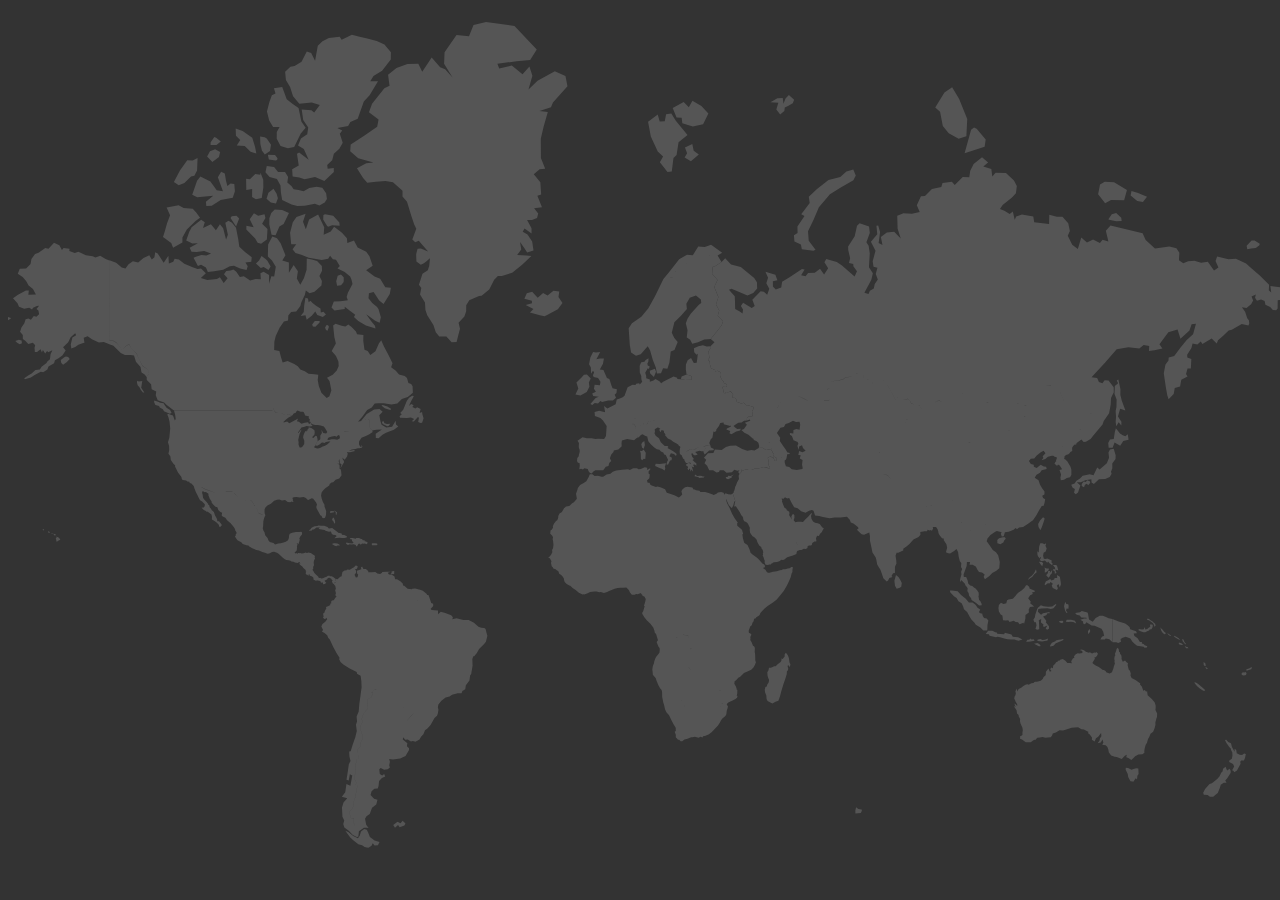
<file: _map/map.html>
<!DOCTYPE html>
<html>
<head>
	   <meta charset="utf-8">
    <title></title>
    <link rel="stylesheet" href="style.css">
	<title></title>
</head>
<body>
	<svg class="svg_map" viewbox="0 0 1009 652">
    <path class="Amerique_nord" d="M198.93,96.23l-0.22,-5.9l3.63,0.58l1.63,0.96l3.35,4.92l-0.76,4.97l-4.15,2.77l-2.28,-3.12L198.93,96.23zM212.14,108.88l0.33,-1.49l-1.97,-2.45l-5.65,-0.19l0.75,3.68l5.25,0.83L212.14,108.88zM248.49,155.83l3.08,5.1l0.81,0.57l3.07,-1.27l3.02,0.2l2.98,0.28l-0.25,-2.64l-4.84,-5.38l-6.42,-1.08l-1.35,0.67L248.49,155.83zM183.06,93.13l-2.71,4.19l6.24,0.52l4.61,4.44l4.58,1.5l-1.09,-5.68l-2.14,-6.73l-7.58,-5.35l-5.5,-2.04l0.2,5.69L183.06,93.13zM208.96,82.89l5.13,-0.12l-2.22,4l-0.04,5.3l3.01,5.76l5.81,1.77l4.96,-0.99l5.18,-10.73l3.85,-4.45l-3.38,-4.97l-2.21,-10.65l-4.6,-3.19l-4.72,-3.68l-3.58,-9.56l-6.52,0.94l1.23,4.15l-2.87,1.25l-1.94,5.32l-1.94,7.46l1.78,7.26L208.96,82.89zM145.21,136.27l3.92,1.95l12.67,-1.3l-5.82,4.77l0.36,3.43l4.26,-0.24l7.07,-4.58l9.5,-1.67l1.71,-5.22l-0.49,-5.57l-2.94,-0.5l-2.5,1.93l-1.1,-4.13l-0.95,-5.7l-2.9,-1.42l-2.57,4.41l4.01,11.05l-4.9,-0.85l-4.98,-6.79l-7.89,-4l-2.64,3.32L145.21,136.27zM167.77,94.21l-3.65,-2.9l-1.5,-0.66l-2.88,4.28l-0.05,2l4.66,0.01L167.77,94.21zM166.31,106.56l0.93,-3.99l-3.95,-2.12l-4.09,1.39l-2.27,4.26l4.16,4.21L166.31,106.56zM195.4,139.8l4.62,-1.11l1.28,-8.25l-0.09,-5.95l-2.14,-5.56l-0.22,1.6l-3.94,-0.7l-4.22,4.09l-3.02,-0.37l0.18,8.92l4.6,-0.87l-0.06,6.47L195.4,139.8zM192.12,185.41l-5.06,-3.93l-4.71,-4.21l-0.87,-6.18l-1.76,-8.92l-3.14,-3.84l-2.79,-1.55l-2.47,1.42l1.99,9.59l-1.41,3.73l-2.29,-8.98l-2.56,-3.11l-3.17,4.81l-3.9,-4.76l-6.24,2.87l1.4,-4.46l-2.87,-1.87l-7.51,5.84l-1.95,3.71l-2.35,6.77l4.9,2.32l4.33,-0.12l-6.5,3.46l1.48,3.13l3.98,0.17l5.99,-0.67l5.42,1.96l-3.66,1.44l-3.95,-0.37l-4.33,1.41l-1.87,0.87l3.45,6.35l2.49,-0.88l3.83,2.15l1.52,3.65l4.99,-0.73l7.1,-1.16l5.26,-2.65l3.26,-0.48l4.82,2.12l5.07,1.22l0.94,-2.86l-1.79,-3.05l4.6,-0.64L192.12,185.41zM199.86,184.43l-1.96,3.54l-2.47,2.49l3.83,3.54l2.28,-0.85l3.78,2.36l1.74,-2.73l-1.71,-3.03l-0.84,-1.53l-1.68,-1.46L199.86,184.43zM182.25,154.98l-2.13,-2.17l-3.76,0.4l-0.95,1.38l4.37,6.75L182.25,154.98zM210.94,168.15l3.01,-6.93l3.34,-1.85l4.19,-8.74l-5.36,-2.47l-5.84,-0.36l-2.78,2.77l-1.47,4.23l-0.04,4.82l1.75,8.19L210.94,168.15zM228.09,145.15l5.76,-0.18l8.04,-1.61l3.59,1.28l4.18,-2.26l1.75,-2.84l-0.63,-4.52l-3,-4.23l-4.56,-0.8l-5.71,0.97l-4.46,2.44l-4.09,-0.94l-3.78,-0.5l-1.78,-2.7l-3.22,-2.61l0.64,-4.43l-2.42,-3.98l-5.52,0.03l-3.11,-3.99l-5.78,-0.8l-1.06,5.1l3.25,3.74l5.8,1.45l2.81,5.09l0.34,5.6l0.97,5.99l7.45,3.42L228.09,145.15zM139.07,126.88l5.21,-5.05l2.62,-0.59l2.16,-4.23l0.38,-9.77l-3.85,1.91l-4.3,-0.18l-5.76,8.19l-4.76,8.98l3.8,2.51L139.07,126.88zM211.25,143.05l1.53,-4.14l-1.02,-3.46l-2.45,-3.92l-4.03,3.02l-1.49,4.92l3.4,2.79L211.25,143.05zM202.94,154.49l-0.73,-2.88l-5,1.26l-3.34,-2.11l-3.32,4.8l3.09,6.28l-5.72,-1.17l-0.06,3.01l6.97,7.05l1.94,3.38l2.7,0.73l4.6,-3.41l0.5,-8.21l-4.24,-4.07L202.94,154.49zM128.95,308.23l-1.16,-2.34l-2.8,-1.77l-1.39,-2.05l-0.95,-1.5l-2.64,-0.46l-1.72,-0.67l-2.94,-0.96l-0.24,1.02l1.08,2.38l2.89,0.78l0.5,1.23l2.51,1.5l0.84,1.51l4.6,1.92L128.95,308.23zM250.65,230.6l-2,-2.11l-2.06,0.5l-0.25,-3.06l-3.21,-2.04l-3.07,-2.27l-1.63,-1.75l-1.43,1.03l-0.52,-2.96l-2.03,-0.55l-0.96,6.13l-0.36,5.11l-2.44,3.14l3.8,-0.6l0.96,3.65l3.99,-3.23l2.78,-3.38l1.57,2.86l4.36,1.51L250.65,230.6zM130.12,178.05l7.38,-4.18V170l3.48,-6.41l6.88,-6.69l3.52,-2.47l-3.01,-4.2l-2.72,-2.95l-7.16,-0.57l-4,-2.16l-9.48,1.63l2.74,6.23l-2.43,6.43l-1.94,6.87l-1.2,3.86l6.47,4.69L130.12,178.05zM264.36,205.36l0.32,-1.01l-0.03,-3.17l-2.19,-2.08l-2.57,1.05l-1.19,4.17l0.7,3.56l3.14,-0.36L264.36,205.36zM288.18,212.9l4.41,6.6l3.45,2.85l4.92,-7.87l0.87,-4.93l-4.41,-0.47l-4.03,-6.7l-4.45,-1.64l-6.6,-4.97l5.15,-3.63l-2.65,-7.54l-2.44,-3.35l-6.77,-3.35l-2.92,-5.55l-5.21,1.99l-0.36,-3.86l-3.86,-4.32l-6.22,-4.71l-2.65,3.71l-5.55,2.66l0.42,-6.06l-4.81,-10.05l-7.11,4.06l-2.59,7.7l-2.21,-5.92l2.06,-6.37l-7.24,2.65l-2.88,3.99l-2.15,8.42l0.89,9.05l3.98,0.04l-2.93,3.92l2.33,2.96l4.55,1.25l5.93,2.42l10.2,1.82l5.08,-1.04l1.5,-2.42l2.21,2.79l2.47,0.46l2.97,4.96l-1.8,1.98l5.68,2.63l4.29,3.68l1.08,2.55l0.77,3.24l-3.63,6.93l-0.98,3.44l0.94,2.42l-5.77,0.86l-5.27,0.12l-1.85,4.87l2.37,2.23l8.11,-1.03l-0.04,-1.89l4.08,3.15l4.18,3.28l-0.98,1.77l3.4,3.02l6.02,3.53l7.6,2.39l-0.46,-2.09l-2.92,-3.67l-3.96,-5.37l7.03,5l3.54,1.66l0.97,-4.44l-1.82,-6.3l-1.16,-1.73l-3.81,-3.03l-2.95,-3.91l0.35,-3.94L288.18,212.9zM222.35,51.34l2.34,7.29l4.96,5.88l9.81,-1.09l6.31,1.97l-4.38,6.05l-2.21,-1.78l-7.66,-0.71l1.19,8.31l3.96,6.04l-0.8,5.2l-4.97,3.46l-2.27,5.47l4.55,2.65l3.82,8.55l-7.5,-5.7l-1.71,0.94l1.38,9.38l-5.18,2.83l0.35,5.85l5.3,0.63l4.17,1.44l8.24,-1.84l7.33,3.27l7.49,-7.19l-0.06,-3.02l-4.79,0.48l-0.39,-2.84l3.92,-3.83l1.33,-5.15l4.33,-3.83l2.66,-4.76l-2.32,-7.1l1.94,-2.65l-3.86,-1.89l8.49,-1.63l1.79,-3.15l5.78,-2.6l4.8,-13.47l4.57,-4.94l6.62,-11.12l-6.1,0.1l2.54,-4.3l6.78,-3.99l6.84,-8.9l0.12,-5.73l-5.13,-6.04l-6.02,-2.93l-7.49,-1.82l-6.07,-1.49l-6.07,-1.5l-8.1,3.98l-1.49,-2.53l-8.57,0.98l-5.03,2.57l-3.7,3.65l-2.13,11.74L239,24.52l-3.48,-1.14l-4.12,7.97l-5.5,3.35l-3.27,0.66l-4.17,3.84l0.61,6.65L222.35,51.34zM296.75,316.34l-0.98,-1.98l-1.06,1.26l0.7,1.36l3.56,1.71l1.04,-0.26l1.38,-1.66l-2.6,0.11L296.75,316.34zM239.75,238.48l0.61,1.63l1.98,0.14l3.28,-3.34l0.06,-1.19l-3.85,-0.06L239.75,238.48zM301.88,304.92l-2.87,-1.8l-3.69,-1.09l-0.97,0.37l2.61,2.04l3.63,1.34l1.36,-0.08L301.88,304.92zM326.76,309.71l-0.36,-2.24l-1.96,0.72l0.87,-3.11l-2.8,-1.32l-1.29,1.05l-2.49,-1.18l0.98,-1.51l-1.88,-0.93l-1.83,1.47l1.86,-3.82l1.5,-2.8l0.54,-1.22l-1.3,-0.2l-2.43,1.55l-1.74,2.53l-2.9,6.92l-2.35,2.56l1.22,1.14l-1.75,1.47l0.43,1.23l5.44,0.13l3.01,-0.25l2.69,1.01l-1.98,1.93l1.67,0.14l3.25,-3.58l0.78,0.53l-0.61,3.37l1.84,0.77l1.27,-0.15l1.18,-3.61L326.76,309.71zM305.57,314.47l-2.81,4.56l-4.63,0.58l-3.64,-2.01l-0.92,-3.07l-0.89,-4.46l2.65,-2.83l-2.48,-2.09l-4.19,0.43l-5.88,3.53l-4.5,5.45l-2.38,0.67l3.23,-3.8l4.04,-5.57l3.57,-1.9l2.35,-3.11l2.9,-0.3l4.21,0.03l6,0.92l4.74,-0.71l3.53,-3.62l4.62,-1.59l2.01,-1.58l2.04,-1.71l-0.2,-5.19l-1.13,-1.77l-2.18,-0.63l-1.11,-4.05l-1.8,-1.55l-4.47,-1.26l-2.52,-2.82l-3.73,-2.83l1.13,-3.2l-3.1,-6.26l-3.65,-6.89l-2.18,-4.98l-1.86,2.61l-2.68,6.05l-4.06,2.97l-2.03,-3.16l-2.56,-0.85l-0.93,-6.99l0.08,-4.8l-5,-0.44l-0.85,-2.27l-3.45,-3.44l-2.61,-2.04l-2.32,1.58l-2.88,-0.58l-4.81,-1.65l-1.95,1.4l0.94,9.18l1.22,5.12l-3.31,5.75l3.41,4.02l1.9,4.44l0.23,3.42l-1.55,3.5l-3.18,3.46l-4.49,2.28l1.98,2.53l1.46,7.4l-1.52,4.68l-2.16,1.46l-4.17,-4.28l-2.03,-5.17l-0.87,-4.76l0.46,-4.19l-3.05,-0.47l-4.63,-0.28l-2.97,-2.08l-3.51,-1.37l-2.01,-2.38l-2.8,-1.94l-5.21,-2.23l-3.92,1.02l-1.31,-3.95l-1.26,-4.99l-4.12,-0.9l0.15,-6.41l1.09,-4.48l3.04,-6.6l3.43,-4.9l3.26,-0.77l0.19,-4.05l2.21,-2.68l4.01,-0.42l3.25,-4.39l0.82,-2.9l2.7,-5.73l0.84,-3.5l2.9,2.11l3.9,-1.08l5.49,-4.96l0.36,-3.54l-1.98,-3.98l2.09,-4.06l-0.17,-3.87l-3.76,-3.95l-4.14,-1.19l-3.98,-0.62l-0.15,8.71l-2.04,6.56l-2.93,5.3l-2.71,-4.95l0.84,-5.61l-3.35,-5.02l-3.75,6.09l0.01,-7.99l-5.21,-1.63l2.49,-4.01l-3.81,-9.59l-2.84,-3.91l-3.7,-1.44l-3.32,6.43l-0.22,9.34l3.27,3.29l3,4.91l-1.27,7.71l-2.26,-0.2l-1.78,5.88l0.02,-7l-4.34,-2.58l-2.49,1.33l0.32,4.67l-4.09,-0.18l-4.35,1.17l-4.95,-3.35l-3.13,0.6l-2.82,-4.11l-2.26,-1.84l-2.24,0.77l-3.41,0.35l-1.81,2.61l2.86,3.19l-3.05,3.72l-2.99,-4.42l-2.39,1.3l-7.57,0.87l-5.07,-1.59l3.94,-3.74l-3.78,-3.9l-2.75,0.5l-3.86,-1.32l-6.56,-2.89l-4.29,-3.37l-3.4,-0.47l-1.06,2.36l-3.44,1.31l-0.38,-6.15l-3.73,5.5l-4.74,-7.32l-1.94,-0.89l-0.63,3.91l-2.09,1.9l-1.93,-3.39l-4.59,2.05l-4.2,3.55l-4.17,-0.98l-3.4,2.5l-2.46,3.28l-2.92,-0.72l-4.41,-3.8l-5.23,-1.94l-0.02,27.65l-0.01,35.43l2.76,0.17l2.73,1.56l1.96,2.44l2.49,3.6l2.73,-3.05l2.81,-1.79l1.49,2.85l1.89,2.23l2.57,2.42l1.75,3.79l2.87,5.88l4.77,3.2l0.08,3.12l-1.56,2.35l0.06,2.48l3.39,3.45l0.49,3.76l3.59,1.96l-0.4,2.79l1.56,3.96l5.08,1.82l2,1.89l5.43,4.23l0.38,0.01h7.96h8.32h2.76h8.55h8.27h8.41l8.42,0l9.53,0l9.59,0l5.8,0l0.01,-1.64l0.95,-0.02l0.5,2.35l0.87,0.72l1.96,0.26l2.86,0.67l2.72,1.3l2.27,-0.55l3.45,1.09l1.14,-1.66l1.59,-0.66l0.62,-1.03l0.63,-0.55l2.61,0.86l1.93,0.1l0.67,0.57l0.94,2.38l3.15,0.63l-0.49,1.18l1.11,1.21l-0.48,1.56l1.18,0.51l-0.59,1.37l0.75,0.13l0.53,-0.6l0.55,0.9l2.1,0.5l2.13,0.04l2.27,0.41l2.51,0.78l0.91,1.26l1.82,3.04l-0.9,1.3l-2.28,-0.54l-1.42,-2.44l0.36,2.49l-1.34,2.17l0.15,1.84l-0.23,1.07l-1.81,1.27l-1.32,2.09l-0.62,1.32l1.54,0.24l2.08,-1.2l1.23,-1.06l0.83,-0.17l1.54,0.38l0.75,-0.59l1.37,-0.48l2.44,-0.47v0l0,0l-0.25,-1.15l-0.13,0.04l-0.86,0.2l-1.12,-0.36l0.84,-1.32l0.85,-0.46l1.98,-0.56l2.37,-0.53l1.24,0.73l0.78,-0.85l0.89,-0.54l0.6,0.29l0.03,0.06l2.87,-2.73l1.27,-0.73l4.26,-0.03l5.17,0l0.28,-0.98l0.9,-0.2l1.19,-0.62l1,-1.82l0.86,-3.15l2.14,-3.1l0.93,1.08l1.88,-0.7l1.25,1.19l0,5.52l1.83,2.25l3.12,-0.48l4.49,-0.13l-4.87,3.26l0.11,3.29l2.13,0.28l3.13,-2.79l2.78,-1.58l6.21,-2.35l3.47,-2.62l-1.81,-1.46L305.57,314.47zM251.91,243.37l1.1,-3.12l-0.71,-1.23l-1.15,-0.13l-1.08,1.8l-0.13,0.41l0.74,1.77L251.91,243.37zM109.25,279.8L109.25,279.8l1.56,-2.35L109.25,279.8zM105.85,283.09l-2.69,0.38l-1.32,-0.62l-0.17,1.52l0.52,2.07l1.42,1.46l1.04,2.13l1.69,2.1l1.12,0.01l-2.44,-3.7L105.85,283.09zM109.25,279.8L109.25,279.8l-1.54,-1.83l-2.47,-1.57l-0.79,-4.36l-3.61,-4.13l-1.51,-4.94l-2.69,-0.34l-4.46,-0.13l-3.29,-1.54l-5.8,-5.64l-2.68,-1.05l-4.9,-1.99l-3.88,0.48l-5.51,-2.59l-3.33,-2.43l-3.11,1.21l0.58,3.93l-1.55,0.36l-3.24,1.16l-2.47,1.86l-3.11,1.16l-0.4,-3.24l1.26,-5.53l2.98,-1.77l-0.77,-1.46l-3.57,3.22l-1.91,3.77l-4.04,3.95l2.05,2.65l-2.65,3.85l-3.01,2.21l-2.81,1.59l-0.69,2.29l-4.38,2.63l-0.89,2.36l-3.28,2.13l-1.92,-0.38l-2.62,1.38l-2.85,1.67l-2.33,1.63l-4.81,1.38l-0.44,-0.81l3.07,-2.27l2.74,-1.51l2.99,-2.71l3.48,-0.56l1.38,-2.06l3.89,-3.05l0.63,-1.03l2.07,-1.83l0.48,-4l1.43,-3.17l-3.23,1.64l-0.9,-0.93l-1.52,1.95l-1.83,-2.73l-0.76,1.94l-1.05,-2.7l-2.8,2.17l-1.72,0l-0.24,-3.23l0.51,-2.02l-1.81,-1.98l-3.65,1.07l-2.37,-2.63l-1.92,-1.36l-0.01,-3.25l-2.16,-2.48l1.08,-3.41l2.29,-3.37l1,-3.15l2.27,-0.45l1.92,0.99l2.26,-3.01l2.04,0.54l2.14,-1.96l-0.52,-2.92l-1.57,-1.16l2.08,-2.52l-1.72,0.07l-2.98,1.43l-0.85,1.43l-2.21,-1.43l-3.97,0.73l-4.11,-1.56l-1.18,-2.65l-3.55,-3.91l3.94,-2.87l6.25,-3.41h2.31l-0.38,3.48l5.92,-0.27l-2.28,-4.34l-3.45,-2.72l-1.99,-3.64l-2.69,-3.17l-3.85,-2.38l1.57,-4.03l4.97,-0.25l3.54,-3.58l0.67,-3.92l2.86,-3.91l2.73,-0.95l5.31,-3.76l2.58,0.57l4.31,-4.61l4.24,1.83l2.03,3.87l1.25,-1.65l4.74,0.51l-0.17,1.95l4.29,1.43l2.86,-0.84l5.91,2.64l5.39,0.78l2.16,1.07l3.73,-1.34l4.25,2.46l3.05,1.13l-0.02,27.65l-0.01,35.43l2.76,0.17l2.73,1.56l1.96,2.44l2.49,3.6l2.73,-3.05l2.81,-1.79l1.49,2.85l1.89,2.23l2.57,2.42l1.75,3.79l2.87,5.88l4.77,3.2l0.08,3.12L109.25,279.8zM285.18,314.23l-1.25,-1.19l-1.88,0.7l-0.93,-1.08l-2.14,3.1l-0.86,3.15l-1,1.82l-1.19,0.62l-0.9,0.2l-0.28,0.98l-5.17,0l-4.26,0.03l-1.27,0.73l-2.87,2.73l0.29,0.54l0.17,1.51l-2.1,1.27l-2.3,-0.32l-2.2,-0.14l-1.33,0.44l0.25,1.15l0,0l0.05,0.37l-2.42,2.27l-2.11,1.09l-1.44,0.51l-1.66,1.03l-2.03,0.5l-1.4,-0.19l-1.73,-0.77l0.96,-1.45l0.62,-1.32l1.32,-2.09l-0.14,-1.57l-0.5,-2.24l-1.04,-0.39l-1.74,1.7l-0.56,-0.03l-0.14,-0.97l1.54,-1.56l0.26,-1.79l-0.23,-1.79l-2.08,-1.55l-2.38,-0.8l-0.39,1.52l-0.62,0.4l-0.5,1.95l-0.26,-1.33l-1.12,0.95l-0.7,1.32l-0.73,1.92l-0.14,1.64l0.93,2.38l-0.08,2.51l-1.14,1.84l-0.57,0.52l-0.76,0.41l-0.95,0.02l-0.26,-0.25l-0.76,-1.98l-0.02,-0.98l0.08,-0.94l-0.35,-1.87l0.53,-2.18l0.63,-2.71l1.46,-3.03l-0.42,0.01l-2.06,2.54l-0.38,-0.46l1.1,-1.42l1.67,-2.57l1.91,-0.36l2.19,-0.8l2.21,0.42l0.09,0.02l2.47,-0.36l-1.4,-1.61l-0.75,-0.13l-0.86,-0.16l-0.59,-1.14l-2.75,0.36l-2.49,0.9l-1.97,-1.55l-1.59,-0.52l0.9,-2.17l-2.48,1.37l-2.25,1.33l-2.16,1.04l-1.72,-1.4l-2.81,0.85l0.01,-0.6l1.9,-1.73l1.99,-1.65l2.86,-1.37l-3.45,-1.09l-2.27,0.55l-2.72,-1.3l-2.86,-0.67l-1.96,-0.26l-0.87,-0.72l-0.5,-2.35l-0.95,0.02l-0.01,1.64l-5.8,0l-9.59,0l-9.53,0l-8.42,0h-8.41h-8.27h-8.55h-2.76h-8.32h-7.96l0.95,3.47l0.45,3.41l-0.69,1.09l-1.49,-3.91l-4.05,-1.42l-0.34,0.82l0.82,1.94l0.89,3.53l0.51,5.42l-0.34,3.59l-0.34,3.54l-1.1,3.61l0.9,2.9l0.1,3.2l-0.61,3.05l1.49,1.99l0.39,2.95l2.17,2.99l1.24,1.17l-0.1,0.82l2.34,4.85l2.72,3.45l0.34,1.87l0.71,0.55l2.6,0.33l1,0.91l1.57,0.17l0.31,0.96l1.31,0.4l1.82,1.92l0.47,1.7l3.19,-0.25l3.56,-0.36l-0.26,0.65l4.23,1.6l6.4,2.31l5.58,-0.02l2.22,0l0.01,-1.35l4.86,0l1.02,1.16l1.43,1.03l1.67,1.43l0.93,1.69l0.7,1.77l1.45,0.97l2.33,0.96l1.77,-2.53l2.29,-0.06l1.98,1.28l1.41,2.18l0.97,1.86l1.65,1.8l0.62,2.19l0.79,1.47l2.19,0.96l1.99,0.68l1.09,-0.09l-0.53,-1.06l-0.14,-1.5l0.03,-2.16l0.65,-1.42l1.53,-1.51l2.79,-1.37l2.55,-2.37l2.36,-0.75l1.74,-0.23l2.04,0.74l2.45,-0.4l2.09,1.69l2.03,0.1l1.05,-0.61l1.04,0.47l0.53,-0.42l-0.6,-0.63l0.05,-1.3l-0.5,-0.86l1.16,-0.5l2.14,-0.22l2.49,0.36l3.17,-0.41l1.76,0.8l1.36,1.5l0.5,0.16l2.83,-1.46l1.09,0.49l2.19,2.68l0.79,1.75l-0.58,2.1l0.42,1.23l1.3,2.4l1.49,2.68l1.07,0.71l0.44,1.35l1.38,0.37l0.84,-0.39l0.7,-1.89l0.12,-1.21l0.09,-2.1l-1.33,-3.65l-0.02,-1.37l-1.25,-2.25l-0.94,-2.75l-0.5,-2.25l0.43,-2.31l1.32,-1.94l1.58,-1.57l3.08,-2.16l0.4,-1.12l1.42,-1.23l1.4,-0.22l1.84,-1.98l2.9,-1.01l1.78,-2.53l-0.39,-3.46l-0.29,-1.21l-0.8,-0.24l-0.12,-3.35l-1.93,-1.14l1.85,0.56l-0.6,-2.26l0.54,-1.55l0.33,2.97l1.43,1.36l-0.87,2.4l0.26,0.14l1.58,-2.81l0.9,-1.38l-0.04,-1.35l-0.7,-0.64l-0.58,-1.94l0.92,0.9l0.62,0.19l0.21,0.92l2.04,-2.78l0.61,-2.62l-0.83,-0.17l0.85,-1.02l-0.08,0.45l1.79,-0.01l3.93,-1.11l-0.83,-0.7l-4.12,0.7l2.34,-1.07l1.63,-0.18l1.22,-0.19l2.07,-0.65l1.35,0.07l1.89,-0.61l0.22,-1.07l-0.84,-0.84l0.29,1.37l-1.16,-0.09l-0.93,-1.99l0.03,-2.01l0.48,-0.86l1.48,-2.28l2.96,-1.15l2.88,-1.34l2.99,-1.9l-0.48,-1.29l-1.83,-2.25L285.18,314.23zM45.62,263.79l-1.5,0.8l-2.55,1.86l0.43,2.42l1.43,1.32l2.8,-1.95l2.43,-2.47l-1.19,-1.63L45.62,263.79zM0,235.22l2.04,-1.26l0.23,-0.68L0,232.61V235.22zM8.5,250.59l-2.77,0.97l1.7,1.52l1.84,1.04l1.72,-0.87l-0.27,-2.15L8.5,250.59zM105.85,283.09l-2.69,0.38l-1.32,-0.62l-0.17,1.52l0.52,2.07l1.42,1.46l1.04,2.13l1.69,2.1l1.12,0.01l-2.44,-3.7L105.85,283.09zM37.13,403.77l-1,-0.28l-0.27,0.26l0.02,0.19l0.32,0.24l0.48,0.63l0.94,-0.21l0.23,-0.36L37.13,403.77zM34.14,403.23l1.5,0.09l0.09,-0.32l-1.38,-0.13L34.14,403.23zM40.03,406.52l-0.5,-0.26l-1.07,-0.5l-0.21,-0.06l-0.16,0.28l0.19,0.58l-0.49,0.48l-0.14,0.33l0.46,1.08l-0.08,0.83l0.7,0.42l0.41,-0.49l0.9,-0.46l1.1,-0.63l0.07,-0.16l-0.71,-1.04L40.03,406.52zM32.17,401.38l-0.75,0.41l0.11,0.12l0.36,0.68l0.98,0.11l0.2,0.04l0.15,-0.17l-0.81,-0.99L32.17,401.38zM27.77,399.82l-0.43,0.3l-0.15,0.22l0.94,0.55l0.33,-0.3l-0.06,-0.7L27.77,399.82zM257.86,395.2l-0.69,0.15l-0.71,-1.76l-1.05,-0.89l0.61,-1.95l0.84,0.12l0.98,2.55L257.86,395.2zM257.06,386.51l-3.06,0.5l-0.2,-1.15l1.32,-0.25l1.85,0.09L257.06,386.51zM259.36,386.48l-0.48,2.21l-0.52,-0.4l0.05,-1.63l-1.26,-1.23l-0.01,-0.36L259.36,386.48zM244.58,396.94L247.01,397.16L249.21,397.19L251.84,398.22L252.96,399.33L255.58,398.99L256.57,399.69L258.95,401.56L260.69,402.91L261.61,402.87L263.29,403.48L263.08,404.32L265.15,404.44L267.27,405.66L266.94,406.35L265.07,406.73L263.18,406.88L261.25,406.64L257.24,406.93L259.12,405.27L257.98,404.5L256.17,404.3L255.2,403.44L254.53,401.74L252.95,401.85L250.33,401.05L249.49,400.42L245.84,399.95L244.86,399.36L245.91,398.61L243.16,398.46L241.15,400.02L239.98,400.06L239.58,400.8L238.2,401.13L237,400.84L238.48,399.91L239.08,398.82L240.35,398.15L241.78,397.56L243.91,397.27zM230.43,426.9L229.95,426.01L229.09,425.76L229.29,424.61L228.91,424.3L228.33,424.1L227.1,424.44L227,424.05L226.15,423.59L225.55,423.02L224.72,422.78L225.3,422.04L225.08,421.48L225.28,420.93L226.61,420.12L227.88,419.01L228.17,419.13L228.79,418.62L229.59,418.58L229.85,418.81L230.29,418.67L231.59,418.93L232.89,418.85L233.79,418.53L234.12,418.21L235.01,418.36L235.68,418.56L236.41,418.49L236.97,418.24L238.25,418.64L238.7,418.7L239.55,419.24L240.36,419.89L241.38,420.33L242.12,421.13L241.16,421.07L240.77,421.46L239.8,421.84L239.09,421.84L238.47,422.21L237.91,422.08L237.43,421.64L237.14,421.72L236.78,422.41L236.51,422.38L236.46,422.98L235.48,423.77L234.97,424.11L234.68,424.47L233.85,423.89L233.25,424.65L232.66,424.63L232,424.7L232.06,426.11L231.65,426.13L231.3,426.79zM270.04,406.75L271.75,406.88L274.18,407.35L274.43,408.96L274.21,410.09L273.53,410.59L274.25,411.47L274.19,412.27L272.33,411.77L271.01,411.97L269.3,411.76L267.99,412.31L266.48,411.39L266.73,410.44L269.31,410.85L271.43,411.09L272.44,410.43L271.16,409.16L271.18,408.03L269.41,407.57zM202.89,388.72L201.8,391.43L201.31,393.64L201.1,397.72L200.83,399.19L201.32,400.83L202.19,402.3L202.75,404.61L204.61,406.82L205.26,408.51L206.36,409.96L209.34,410.75L210.5,411.97L212.96,411.15L215.09,410.86L217.19,410.33L218.96,409.82L220.74,408.62L221.41,406.89L221.64,404.4L222.13,403.53L224.02,402.74L226.99,402.05L229.47,402.15L231.17,401.9L231.84,402.53L231.75,403.97L230.24,405.74L229.58,407.55L230.09,408.06L229.67,409.34L228.97,411.63L228.26,410.88L227.67,410.93L227.14,410.97L226.14,412.74L225.63,412.39L225.29,412.53L225.31,412.96L222.72,412.93L220.1,412.93L220.1,414.58L218.83,414.58L219.87,415.56L220.91,416.23L221.22,416.86L221.68,417.04L221.6,418.02L218.01,418.03L216.66,420.39L217.05,420.93L216.73,421.61L216.66,422.45L213.49,419.34L212.04,418.4L209.75,417.64L208.19,417.85L205.93,418.94L204.52,419.23L202.54,418.47L200.44,417.91L197.82,416.58L195.72,416.17L192.54,414.82L190.2,413.42L189.49,412.64L187.92,412.47L185.05,411.54L183.88,410.2L180.87,408.53L179.47,406.66L178.8,405.21L179.73,404.92L179.44,404.07L180.09,403.3L180.1,402.26L179.16,400.92L178.9,399.72L177.96,398.2L175.49,395.18L172.67,392.79L171.31,390.88L168.9,389.62L168.39,388.86L168.82,386.94L167.39,386.21L165.73,384.69L165.03,382.5L163.52,382.24L161.9,380.58L160.58,379.03L160.46,378.03L158.95,375.61L157.96,373.13L158,371.88L155.97,370.59L155.04,370.73L153.44,369.83L152.99,371.16L153.45,372.72L153.72,375.15L154.69,376.48L156.77,378.69L157.23,379.44L157.66,379.66L158.02,380.76L158.52,380.71L159.09,382.75L159.94,383.55L160.53,384.66L162.3,386.26L163.23,389.15L164.06,390.5L164.84,391.94L164.99,393.56L166.34,393.66L167.47,395.05L168.49,396.41L168.42,396.95L167.24,398.06L166.74,398.05L166,396.2L164.17,394.47L162.15,392.99L160.71,392.21L160.8,389.96L160.38,388.28L159.04,387.32L157.11,385.93L156.74,386.33L156.04,385.51L154.31,384.76L152.66,382.93L152.86,382.69L154.01,382.87L155.05,381.69L155.16,380.26L153,377.99L151.36,377.1L150.32,375.09L149.28,372.97L147.98,370.36L146.84,367.4L150.03,367.15L153.59,366.79L153.33,367.43L157.56,369.04L163.96,371.35L169.54,371.32L171.76,371.32L171.76,369.97L176.62,369.97L177.64,371.14L179.08,372.17L180.74,373.6L181.67,375.29L182.37,377.05L183.82,378.02L186.15,378.98L187.91,376.45L190.21,376.39L192.18,377.67L193.59,379.85L194.56,381.71L196.21,383.51L196.83,385.7L197.62,387.17L199.8,388.13L201.79,388.81zM256.88,443.21L255.95,442.4L255.35,440.88L256.04,440.13L255.33,439.94L254.81,439.01L253.41,438.23L252.18,438.41L251.62,439.39L250.48,440.09L249.87,440.19L249.6,440.78L250.93,442.3L250.17,442.66L249.76,443.08L248.46,443.22L247.97,441.54L247.61,442.02L246.68,441.86L246.12,440.72L244.97,440.54L244.24,440.21L243.04,440.21L242.95,440.82L242.63,440.4L242.78,439.84L243.01,439.27L242.9,438.76L243.32,438.42L242.74,438L242.72,436.87L243.81,436.62L244.81,437.63L244.75,438.23L245.87,438.35L246.14,438.12L246.91,438.82L248.29,438.61L249.48,437.9L251.18,437.33L252.14,436.49L253.69,436.65L253.58,436.93L255.15,437.03L256.4,437.52L257.31,438.36L258.37,439.14L258.03,439.56L258.68,441.21L258.15,442.05L257.24,441.85zM229.09,425.76L228.78,426.43L227.16,426.39L226.15,426.12L224.99,425.55L223.43,425.37L222.64,424.75L222.73,424.33L223.69,423.61L224.21,423.29L224.06,422.95L224.72,422.78L225.55,423.02L226.15,423.59L227,424.05L227.1,424.44L228.33,424.1L228.91,424.3L229.29,424.61zM257.76,410.96L259.65,411.22L261.14,411.93L261.6,412.73L259.63,412.78L258.78,413.27L257.21,412.8L255.61,411.73L255.94,411.06L257.12,410.86zM222.64,424.75L221.2,424.25L219.45,424.2L218.17,423.63L216.66,422.45L216.73,421.61L217.05,420.93L216.66,420.39L218.01,418.03L221.6,418.02L221.68,417.04L221.22,416.86L220.91,416.23L219.87,415.56L218.83,414.58L220.1,414.58L220.1,412.93L222.72,412.93L225.31,412.96L225.29,415.27L225.07,418.55L225.9,418.55L226.82,419.08L227.06,418.64L227.88,419.01L226.61,420.12L225.28,420.93L225.08,421.48L225.3,422.04L224.72,422.78L224.06,422.95L224.21,423.29L223.69,423.61L222.73,424.33zM225.31,412.96L225.29,412.53L225.63,412.39L226.14,412.74L227.14,410.97L227.67,410.93L227.68,411.36L228.21,411.37L228.17,412.17L227.71,413.44L227.96,413.89L227.67,414.94L227.84,415.21L227.52,416.68L226.97,417.46L226.46,417.55L225.9,418.55L225.07,418.55L225.29,415.27zM274.18,407.35L274.53,406.84L276.72,406.86L278.38,407.62L279.12,407.54L279.63,408.59L281.16,408.53L281.07,409.41L282.32,409.52L283.7,410.6L282.66,411.8L281.32,411.16L280.04,411.28L279.12,411.14L278.61,411.68L277.53,411.86L277.11,411.14L276.18,411.57L275.06,413.57L274.34,413.11L274.19,412.27L274.25,411.47L273.53,410.59L274.21,410.09L274.43,408.96zM234.93,432.31L233.96,431.41L232.65,430.26L232.03,429.3L230.85,428.41L229.44,427.12L229.75,426.68L230.22,427.11L230.43,426.9L231.3,426.79L231.65,426.13L232.06,426.11L232,424.7L232.66,424.63L233.25,424.65L233.85,423.89L234.68,424.47L234.97,424.11L235.48,423.77L236.46,422.98L236.51,422.38L236.78,422.41L237.14,421.72L237.43,421.64L237.91,422.08L238.47,422.21L239.09,421.84L239.8,421.84L240.77,421.46L241.16,421.07L242.12,421.13L241.88,421.41L241.74,422.05L242.02,423.1L241.38,424.08L241.08,425.23L240.98,426.5L241.14,427.23L241.21,428.52L240.78,428.8L240.52,430.02L240.71,430.77L240.13,431.5L240.27,432.26L240.69,432.73L240.02,433.33L239.2,433.14L238.73,432.56L237.84,432.32L237.2,432.69L235.35,431.94zM242.63,440.4L241.11,439.77L240.54,439.18L240.86,438.69L240.76,438.07L239.98,437.39L238.88,436.84L237.91,436.48L237.73,435.65L236.99,435.14L237.17,435.97L236.61,436.64L235.97,435.86L235.07,435.58L234.69,435.01L234.71,434.15L235.08,433.25L234.29,432.85L234.93,432.31L235.35,431.94L237.2,432.69L237.84,432.32L238.73,432.56L239.2,433.14L240.02,433.33L240.69,432.73L241.41,434.27L242.49,435.41L243.81,436.62L242.72,436.87L242.74,438L243.32,438.42L242.9,438.76L243.01,439.27L242.78,439.84zM289.41,410.89L290.84,411.15L291.35,411.73L290.63,412.47L288.52,412.45L286.88,412.55L286.72,411.3L287.11,410.87zM344.13,23.91L353.55,10.3L363.39,11.37L366.96,2.42L376.87,0L399.27,3.15L416.81,21.74L411.63,30.04L400.9,30.97L385.81,33L387.22,36.64L397.15,34.4L405.59,41.31L411.04,35.19L413.37,42.34L410.29,53.31L417.43,46.38L431.04,38.83L439.45,42.64L441.02,50.76L429.59,63.42L428.01,67.32L419.05,70.18L425.54,70.97L422.26,82.48L420,92.07L420.09,107.33L423.46,115.67L419.08,116.18L414.47,120.06L419.64,126.36L420.3,135.98L417.3,137L420.93,146.15L414.71,146.9L417.96,151.04L417.04,154.55L413.09,156.06L409.18,156.09L412.69,162.57L412.73,166.7L407.18,162.87L405.74,165.36L409.52,167.65L413.2,173.13L414.26,180.08L409.26,181.7L407.1,178.44L403.63,173.46L404.59,179.33L401.34,183.74L408.72,184.09L412.59,184.54L405.07,191.57L397.45,197.7L389.25,200.31L386.16,200.35L383.26,203.22L379.36,210.85L373.33,215.74L371.39,216.03L367.65,217.7L363.63,219.29L361.22,223.41L361.18,227.97L359.77,232.13L355.19,237.08L356.32,241.79L355.06,246.64L353.63,252.2L349.68,252.54L345.54,247.91L339.93,247.88L337.21,244.7L335.34,238.9L330.48,231.22L329.06,227.07L328.68,221.18L324.79,214.91L325.8,209.74L323.93,207.21L326.7,198.56L330.92,195.71L332.03,192.45L332.62,186.19L329.41,189.05L327.89,190.24L325.37,191.38L321.93,188.77L321.74,183.22L322.84,178.74L325.44,178.62L331.16,180.87L326.34,175.44L323.83,172.43L321.04,173.67L318.7,171.48L321.83,162.98L320.13,159.45L317.9,152.71L314.53,141.8L310.96,137.63L310.99,133L303.46,126.31L297.51,125.46L290.02,125.93L283.18,126.79L279.92,123.04L275.05,115.38L282.41,111.41L288.06,110.73L276.06,107.37L269.74,101.93L270.13,96.59L280.74,89.72L291.01,82.56L292.09,76.92L284.53,71.16L286.97,64.52L296.68,52.19L300.76,50.21L299.59,41.64L306.23,36.4L314.85,33.19L323.47,33.01L326.53,39.31L333.97,27.99L340.66,35.77L344.59,37.36L350.42,43.77L343.75,33z"></path>

    <path class="Asie" d="M619.87,393.72L620.37,393.57L620.48,394.41L622.67,393.93L624.99,394.01L626.68,394.1L628.6,392.03L630.7,390.05L632.47,388.15L633,389.2L633.38,391.64L631.95,391.65L631.72,393.65L632.22,394.07L630.95,394.67L630.94,395.92L630.12,397.18L630.05,398.39L629.48,399.03L621.06,397.51L619.98,394.43zM735.09,400.41L735.04,402.56L734.06,402.1L734.24,404.51L733.44,402.95L733.28,401.43L732.74,399.98L731.57,398.22L728.99,398.1L729.25,399.35L728.37,401.02L727.17,400.41L726.76,400.96L725.97,400.63L724.89,400.36L724.45,397.88L723.48,395.6L723.95,393.76L722.23,392.94L722.85,391.82L724.6,390.67L722.58,389.04L723.57,386.93L725.79,388.27L727.13,388.43L727.38,390.58L730.04,391L732.65,390.95L734.26,391.48L732.97,394.07L731.71,394.25L730.85,395.98L732.38,397.56L732.84,395.62L733.62,395.61zM795.46,450.77L796.57,449.72L798.96,448.19L798.83,449.57L798.67,451.35L797.33,451.26L796.74,452.21zM732.36,382.78L733.5,383.78L733.3,385.71L731.01,385.8L728.65,385.59L726.88,386.08L724.33,384.89L724.28,384.26L726.13,381.92L727.64,381.12L729.65,381.85L731.13,381.93zM813.72,492.06l-1.18,0.05l-3.72,-1.98l2.61,-0.56l1.47,0.86l0.98,0.86L813.72,492.06zM824.15,491.78l-2.4,0.62l-0.34,-0.34l0.25,-0.96l1.21,-1.72l2.77,-1.12l0.28,0.56l0.05,0.86L824.15,491.78zM805.83,486.01l1.01,0.75l1.73,-0.23l0.7,1.2l-3.24,0.57l-1.94,0.38l-1.51,-0.02l0.96,-1.62l1.54,-0.02L805.83,486.01zM819.86,486l-0.41,1.56l-4.21,0.8l-3.73,-0.35l-0.01,-1.03l2.23,-0.59l1.76,0.84l1.87,-0.21L819.86,486zM779.82,482.31l5.37,0.28l0.62,-1.16l5.2,1.35l1.02,1.82l4.21,0.51l3.44,1.67l-3.2,1.07l-3.08,-1.13l-2.54,0.08l-2.91,-0.21l-2.62,-0.51l-3.25,-1.07l-2.06,-0.28l-1.17,0.35l-5.11,-1.16l-0.49,-1.21l-2.57,-0.21l1.92,-2.68l3.4,0.17l2.26,1.09l1.16,0.21L779.82,482.31zM853,480.73l-1.44,1.91l-0.27,-2.11l0.5,-1.01l0.59,-0.95l0.64,0.82L853,480.73zM832.04,473.02l-1.05,0.93l-1.94,-0.51l-0.55,-1.2l2.84,-0.13L832.04,473.02zM841.08,472.01l1.02,2.13l-2.37,-1.15l-2.34,-0.23l-1.58,0.18l-1.94,-0.1l0.67,-1.53l3.46,-0.12L841.08,472.01zM851.37,466.59l0.78,4.51l2.9,1.67l2.34,-2.96l3.22,-1.68l2.49,0l2.4,0.97l2.08,1l3.01,0.53l0.05,9.1l0.05,9.16l-2.5,-2.31l-2.85,-0.57l-0.69,0.8l-3.55,0.09l1.19,-2.29l1.77,-0.78l-0.73,-3.05l-1.35,-2.35l-5.44,-2.37l-2.31,-0.23l-4.21,-2.58l-0.83,1.36l-1.08,0.25l-0.64,-1.02l-0.01,-1.21l-2.14,-1.37l3.02,-1l2,0.05l-0.24,-0.74l-4.1,-0.01l-1.11,-1.66l-2.5,-0.51l-1.19,-1.38l3.78,-0.67l1.44,-0.91l4.5,1.14L851.37,466.59zM826.41,459.43l-2.25,2.76l-2.11,0.54l-2.7,-0.54l-4.67,0.14l-2.45,0.4l-0.4,2.11l2.51,2.48l1.51,-1.26l5.23,-0.95l-0.23,1.28l-1.22,-0.4l-1.22,1.63l-2.47,1.08l2.65,3.57l-0.51,0.96l2.52,3.22l-0.02,1.84l-1.5,0.82l-1.1,-0.98l1.36,-2.29l-2.75,1.08l-0.7,-0.77l0.36,-1.08l-2.02,-1.64l0.21,-2.72l-1.87,0.85l0.24,3.25l0.11,4l-1.78,0.41l-1.2,-0.82l0.8,-2.57l-0.43,-2.69l-1.18,-0.02l-0.87,-1.91l1.16,-1.83l0.4,-2.21l1.41,-4.2l0.59,-1.15l2.38,-2.07l2.19,0.82l3.54,0.39l3.22,-0.12l2.77,-2.02L826.41,459.43zM836.08,460.23l-0.15,2.43l-1.45,-0.27l-0.43,1.69l1.16,1.47l-0.79,0.33l-1.13,-1.76l-0.83,-3.56l0.56,-2.23l0.93,-1.01l0.2,1.52l1.66,0.24L836.08,460.23zM805.76,458.29l3.14,2.58l-3.32,0.33l-0.94,1.9l0.12,2.52l-2.7,1.91L802,470.3l-1.08,4.27l-0.41,-0.99l-3.19,1.26l-1.11,-1.71l-2,-0.16l-1.4,-0.89l-3.33,1l-1.02,-1.35l-1.84,0.15l-2.31,-0.32l-0.43,-3.74l-1.4,-0.77l-1.35,-2.38l-0.39,-2.44l0.33,-2.58l1.67,-1.85l0.47,1.86l1.92,1.57l1.81,-0.57l1.79,0.2l1.63,-1.41l1.34,-0.24l2.65,0.78l2.29,-0.59l1.44,-3.88l1.08,-0.97l0.97,-3.17l3.22,0l2.43,0.47l-1.59,2.52l2.06,2.64L805.76,458.29zM771.95,479.71l-3.1,0.06l-2.36,-2.34l-3.6,-2.28l-1.2,-1.69l-2.12,-2.27l-1.39,-2.09l-2.13,-3.9l-2.46,-2.32l-0.82,-2.39l-1.03,-2.17l-2.53,-1.75l-1.47,-2.39l-2.11,-1.56l-2.92,-3.08l-0.25,-1.42l1.81,0.11l4.34,0.54l2.48,2.73l2.17,1.89l1.55,1.16l2.66,3l2.85,0.04l2.36,1.91l1.62,2.33l2.13,1.27l-1.12,2.27l1.61,0.97l1.01,0.07l0.48,1.94l0.98,1.56l2.06,0.25l1.36,1.76l-0.7,3.47L771.95,479.71zM575.41,366.82L574.92,367.87L573.9,367.41L573.32,369.61L574.02,369.97L573.31,370.43L573.18,371.29L574.5,370.84L574.57,372.11L573.17,377.28L571.33,371.73L572.14,370.65L571.95,370.46L572.69,368.93L573.26,366.43L573.66,365.59L573.74,365.56L574.68,365.56L574.94,364.98L575.69,364.93L575.73,366.3L575.35,366.8zM674.22,333.11L674.85,331.45L676.69,330.91L681.31,332.22L681.74,329.98L683.33,329.18L687.33,330.79L688.35,330.37L693,330.47L697.16,330.87L698.56,332.24L700.29,332.79L699.9,333.65L695.48,335.68L694.48,337.16L690.88,337.6L689.82,339.95L686.85,339.46L684.92,340.18L682.24,341.9L682.63,342.75L681.83,343.58L676.53,344.13L673.06,342.96L670.02,343.24L670.29,341.14L673.34,341.75L674.37,340.62L676.5,340.98L680.09,338.34L676.77,336.38L674.77,337.31L672.7,335.91L675.05,333.48zM765.44,433.6L764.3,432.12L762.89,429.18L762.22,425.73L764.02,423.35L767.64,422.8L770.27,423.21L772.58,424.34L773.85,422.35L776.34,423.41L776.99,425.33L776.64,428.75L771.93,430.94L773.16,432.67L770.22,432.87L767.79,434.01zM575.69,364.93L574.94,364.98L574.68,365.56L573.74,365.56L574.74,362.83L576.13,360.45L576.19,360.33L577.45,360.51L577.91,361.83L576.38,363.1zM704.57,442.37L704.15,445.29L702.98,446.09L700.54,446.73L699.2,444.5L698.71,440.47L699.98,435.89L701.91,437.46L703.22,439.44zM754.36,405.95L752.72,407.23L750.74,407.37L749.46,410.56L748.28,411.09L749.64,413.66L751.42,415.79L752.56,417.71L751.54,420.23L750.57,420.76L751.24,422.21L753.11,424.49L753.43,426.09L753.38,427.42L754.48,430.02L752.94,432.67L751.58,435.58L751.31,433.48L752.17,431.3L751.23,429.62L751.46,426.51L750.32,425.03L749.41,421.59L748.9,417.93L747.69,415.53L745.84,416.99L742.65,419.05L741.08,418.79L739.34,418.12L740.31,414.51L739.73,411.77L737.53,408.38L737.87,407.31L736.23,406.93L734.24,404.51L734.06,402.1L735.04,402.56L735.09,400.41L736.48,399.69L736.18,398.41L736.81,397.38L736.92,394.23L739.11,394.93L740.36,392.41L740.51,390.91L742.05,388.31L741.97,386.53L745.6,384.37L747.6,384.94L747.37,383.01L748.36,382.43L748.14,381.23L749.78,380.99L750.72,382.85L751.94,383.6L752.03,386L751.91,388.57L749.26,391.15L748.92,394.78L751.88,394.28L752.55,397.08L754.33,397.67L753.51,400.17L755.59,401.3L756.81,401.85L758.86,400.98L758.95,402.22L756.56,404.16L755.96,405.26zM721.29,304.88L724.25,304.14L729.6,300.4L733.87,298.33L736.3,299.68L739.23,299.74L741.1,301.79L743.9,301.94L747.96,303.03L750.68,300L749.54,297.4L752.45,292.74L755.59,294.61L758.13,295.14L761.43,296.29L761.96,299.61L765.95,301.45L768.6,300.64L772.14,300.07L774.95,300.65L777.7,302.74L779.4,304.94L782,304.9L785.53,305.59L788.11,304.53L791.8,303.82L795.91,300.76L797.59,301.23L799.06,302.69L802.4,302.33L801.04,305.58L799.06,309.8L799.78,311.51L801.37,310.98L804.13,311.63L806.29,310.09L808.54,311.42L811.08,314.31L810.77,315.76L808.56,315.3L804.49,315.84L802.51,317L800.46,319.66L796.18,321.21L793.39,323.31L790.51,322.51L788.93,322.15L787.46,324.69L788.35,326.19L788.81,327.47L786.84,328.77L784.83,330.82L781.56,332.15L777.35,332.3L772.82,333.61L769.56,335.62L768.32,334.46L764.93,334.46L760.78,332.17L758.01,331.6L754.28,332.13L748.49,331.28L745.4,331.37L743.76,329.1L742.48,325.53L740.75,325.1L737.36,322.65L733.58,322.1L730.25,321.42L729.24,319.69L730.32,314.96L728.39,311.65L724.39,310.08L722.03,307.85zM640.29,403.18l-1.05,2.04l-1.27,-0.16l-0.58,0.71l-0.45,1.5l0.34,1.98l-0.26,0.36l-1.29,-0.01l-1.75,1.1l-0.27,1.43l-0.64,0.62l-1.74,-0.02l-1.1,0.74l0.01,1.18l-1.36,0.81l-1.55,-0.27l-1.88,0.98l-1.3,0.16l-0.92,-2.04l-2.19,-4.84l8.41,-2.96l1.87,-5.97l-1.29,-2.14l0.07,-1.22l0.82,-1.26l0.01,-1.25l1.27,-0.6l-0.5,-0.42l0.23,-2l1.43,-0.01l1.26,2.09l1.57,1.11l2.06,0.4l1.66,0.55l1.27,1.74l0.76,1l1,0.38l-0.01,0.67l-1.02,1.79l-0.45,0.84L640.29,403.18zM633.37,388.64L633,389.2l-0.53,-1.06l0.82,-1.06l0.35,0.27L633.37,388.64zM829.59,439.86l0.29,1.87l0.17,1.58l-0.96,2.57l-1.02,-2.86l-1.31,1.42l0.9,2.06l-0.8,1.31l-3.3,-1.63l-0.79,-2.03l0.86,-1.33l-1.78,-1.33l-0.88,1.17l-1.32,-0.11l-2.08,1.57l-0.46,-0.82l1.1,-2.37l1.77,-0.79l1.53,-1.06l0.99,1.27l2.13,-0.77l0.46,-1.26l1.98,-0.08l-0.17,-2.18l2.27,1.34l0.24,1.42L829.59,439.86zM822.88,434.6l-1.01,0.93l-0.88,1.79l-0.88,0.84l-1.73,-1.95l0.58,-0.76l0.7,-0.79l0.31,-1.76l1.55,-0.17l-0.45,1.91l2.08,-2.74L822.88,434.6zM807.52,437.32l-3.73,2.67l1.38,-1.97l2.03,-1.74l1.68,-1.96l1.47,-2.82l0.5,2.31l-1.85,1.56L807.52,437.32zM817,430.02l1.68,0.88l1.78,0l-0.05,1.19l-1.3,1.2l-1.78,0.85l-0.1,-1.32l0.2,-1.45L817,430.02zM827.14,429.25l0.79,3.18l-2.16,-0.75l0.06,0.95l0.69,1.75l-1.33,0.63l-0.12,-1.99l-0.84,-0.15l-0.44,-1.72l1.65,0.23l-0.04,-1.08l-1.71,-2.18l2.69,0.06L827.14,429.25zM816,426.66l-0.74,2.47l-1.2,-1.42l-1.43,-2.18l2.4,0.1L816,426.66zM815.42,410.92l1.73,0.84l0.86,-0.76l0.25,0.75l-0.46,1.22l0.96,2.09l-0.74,2.42l-1.65,0.96l-0.44,2.33l0.63,2.29l1.49,0.32l1.24,-0.34l3.5,1.59l-0.27,1.56l0.92,0.69l-0.29,1.32l-2.18,-1.4l-1.04,-1.5l-0.72,1.05l-1.79,-1.72l-2.55,0.42l-1.4,-0.63l0.14,-1.19l0.88,-0.73l-0.84,-0.67l-0.36,1.04l-1.38,-1.65l-0.42,-1.26l-0.1,-2.77l1.13,0.96l0.29,-4.55l0.91,-2.66L815.42,410.92zM617.72,392.16L617.53,389.92L618.29,388.3L619.05,387.96L619.9,388.93L619.95,390.74L619.34,392.55L618.56,392.77zM584.02,364.6L578.53,368.14L575.41,366.82L575.35,366.8L575.73,366.3L575.69,364.93L576.38,363.1L577.91,361.83L577.45,360.51L576.19,360.33L575.93,357.72L576.61,356.31L577.36,355.56L578.11,354.8L578.27,352.86L579.18,353.54L582.27,352.57L583.76,353.22L586.07,353.21L589.29,351.9L590.81,351.96L594,351.42L592.56,353.6L591.02,354.46L591.29,356.98L590.23,361.1zM762.89,429.18L760.37,427.87L757.97,427.93L758.38,425.68L755.91,425.7L755.69,428.84L754.18,432.99L753.27,435.49L753.46,437.54L755.28,437.63L756.42,440.2L756.93,442.63L758.49,444.24L760.19,444.57L761.64,446.02L760.73,447.17L758.87,447.51L758.65,446.07L756.37,444.84L755.88,445.34L754.77,444.27L754.29,442.88L752.8,441.29L751.44,439.96L750.98,441.61L750.45,440.05L750.76,438.29L751.58,435.58L752.94,432.67L754.48,430.02L753.38,427.42L753.43,426.09L753.11,424.49L751.24,422.21L750.57,420.76L751.54,420.23L752.56,417.71L751.42,415.79L749.64,413.66L748.28,411.09L749.46,410.56L750.74,407.37L752.72,407.23L754.36,405.95L755.96,405.26L757.18,406.18L757.34,407.96L759.23,408.09L758.54,411.2L758.61,413.82L761.56,412.08L762.4,412.59L764.05,412.51L764.61,411.49L766.73,411.69L768.86,414.07L769.04,416.94L771.31,419.47L771.18,421.91L770.27,423.21L767.64,422.8L764.02,423.35L762.22,425.73zM674.37,340.62L673.34,341.75L670.29,341.14L670.02,343.24L673.06,342.96L676.53,344.13L681.83,343.58L682.54,346.91L683.46,346.55L685.16,347.36L685.07,348.74L685.49,350.75L682.59,350.75L680.66,350.49L678.92,352.06L677.67,352.4L676.69,353.14L675.58,351.99L675.85,349.04L675,348.87L675.3,347.78L673.79,346.98L672.58,348.21L672.28,349.64L671.85,350.16L670.17,350.09L669.27,351.69L668.32,351.02L666.29,352.14L665.44,351.72L667.01,348.15L666.41,345.49L664.35,344.63L665.08,343.04L667.42,343.21L668.75,341.2L669.64,338.85L673.39,337.99L672.81,339.7L673.21,340.72zM825.65,488.25L825.98,487.59L828.39,486.96L830.35,486.86L831.22,486.51L832.28,486.86L831.25,487.62L828.33,488.85L825.98,489.67L825.93,488.81zM816.7,393.27L815.01,398.14L813.81,400.62L812.33,398.07L812.01,395.82L813.66,392.82L815.91,390.5L817.19,391.41zM778.21,401.87L774.47,404.43L772.13,407.24L771.51,409.29L773.66,412.38L776.28,416.2L778.82,417.99L780.53,420.32L781.81,425.64L781.43,430.66L779.1,432.53L775.88,434.36L773.6,436.72L770.1,439.34L769.08,437.53L769.87,435.62L767.79,434.01L770.22,432.87L773.16,432.67L771.93,430.94L776.64,428.75L776.99,425.33L776.34,423.41L776.85,420.53L776.14,418.49L774.02,416.47L772.25,413.9L769.92,410.44L766.56,408.68L767.37,407.61L769.16,406.84L768.07,404.25L764.62,404.22L763.36,401.5L761.72,399.13L763.23,398.39L765.46,398.41L768.19,398.06L770.58,396.44L771.93,397.58L774.5,398.13L774.05,399.87L775.39,401.09zM624.16,416.33L622.13,417.12L621.59,418.4L621.52,419.39L618.73,420.61L614.25,421.96L611.74,423.99L610.51,424.14L609.67,423.97L608.03,425.17L606.24,425.72L603.89,425.87L603.18,426.03L602.57,426.78L601.83,426.99L601.4,427.72L600.01,427.66L599.11,428.04L597.17,427.9L596.44,426.23L596.52,424.66L596.07,423.81L595.52,421.69L594.71,420.5L595.27,420.36L594.98,419.04L595.32,418.48L595.2,417.22L596.43,416.29L596.14,415.06L596.89,413.63L598.04,414.39L598.8,414.12L602.03,414.05L602.55,414.35L605.26,414.64L606.33,414.49L607.03,415.46L608.34,414.98L610.35,411.91L612.97,410.59L621.05,409.46L623.25,414.3zM646.88,356.9L646.63,353.99L644.54,353.87L641.34,350.78L639.1,350.39L636,348.6L634,348.27L632.77,348.93L630.9,348.83L628.91,350.85L626.44,351.53L625.92,349.04L626.33,345.31L624.14,344.09L624.86,341.61L623,341.39L623.62,338.3L626.26,339.21L628.73,338.02L626.68,335.79L625.88,333.65L623.62,334.61L623.34,337.34L622.46,334.93L623.7,333.68L626.88,332.89L628.78,333.95L630.74,336.88L632.18,336.7L635.34,336.65L634.88,334.77L637.28,333.47L639.64,331.27L643.42,333.27L643.72,336.26L644.79,337.03L647.82,336.86L648.76,337.53L650.14,341.32L653.35,343.83L655.18,345.52L658.11,347.27L661.84,348.79L661.76,350.95L660.92,350.84L659.59,349.9L659.15,351.15L656.79,351.83L656.23,354.62L654.65,355.67L652.44,356.19L651.85,357.74L649.74,358.2zM835.13,346.53L837.55,350.71L838.24,352.98L838.26,356.96L837.21,358.84L834.67,359.5L832.43,360.91L829.9,361.2L829.59,359.35L830.11,356.78L828.87,353.18L830.95,352.59L829.03,349.59L829.2,349.27L830.46,349.39L831.55,347.79L833.53,347.62L834.72,347.39zM841.55,332.62L841.94,333.29L840.88,333.06L839.66,334.33L838.82,335.61L838.93,338.28L837.48,339.09L836.98,339.74L835.92,340.82L834.05,341.42L832.84,342.4L832.75,343.97L832.42,344.37L833.54,344.95L835.13,346.53L834.72,347.39L833.53,347.62L831.55,347.79L830.46,349.39L829.2,349.27L829.03,349.59L827.67,348.92L827.33,349.58L826.51,349.87L826.41,349.21L825.68,348.89L824.93,348.32L825.7,346.75L826.36,346.33L826.11,345.68L826.82,343.74L826.63,343.15L825,342.75L823.68,341.78L825.96,339.43L829.05,337.45L830.98,334.8L832.31,335.97L834.73,336.11L834.29,334.14L838.62,332.51L839.74,330.38zM609.77,375.76L610.35,377.17L610.1,377.9L611,380.31L609.02,380.39L608.32,378.88L605.82,378.57L607.88,375.49zM784.63,410.41l-2.42,1.41l-2.3,-0.91l-0.08,-2.53l1.38,-1.34l3.06,-0.83l1.61,0.07l0.63,1.13l-1.23,1.3L784.63,410.41zM833.19,302.89l4.88,1.38l3.32,3.03l1.13,3.95l4.26,0l2.43,-1.65l4.63,-1.24l-1.47,3.76l-1.09,1.51l-0.96,4.46l-1.89,3.89l-3.4,-0.7l-2.41,1.4l0.74,3.36l-0.4,4.55l-1.43,0.1l0.02,1.93l-1.81,-2.24l-1.11,2.13l-4.33,1.62l0.44,1.97l-2.42,-0.14l-1.33,-1.17l-1.93,2.64l-3.09,1.98l-2.28,2.35l-3.92,1.06l-2.06,1.69l-3.02,0.98l1.49,-1.67l-0.59,-1.41l2.22,-2.45l-1.48,-1.93l-2.44,1.3l-3.17,2.54l-1.73,2.34l-2.75,0.17l-1.43,1.68l1.48,2.41l2.29,0.58l0.09,1.58l2.22,1.02l3.14,-2.51l2.49,1.37l1.81,0.09l0.46,1.84l-3.97,0.97l-1.31,1.87l-2.73,1.73l-1.44,2.39l3.02,1.86l1.1,3.31l1.71,3.05l1.9,2.53l-0.05,2.43l-1.76,0.89l0.67,1.73l1.65,1l-0.43,2.61l-0.71,2.52l-1.57,0.28l-2.05,3.41l-2.27,4.09l-2.6,3.68l-3.86,2.82l-3.9,2.55l-3.16,0.35l-1.71,1.34l-0.97,-0.98l-1.59,1.5l-3.92,1.5l-2.97,0.46l-0.96,3.15l-1.55,0.17l-0.74,-2.16l0.66,-1.16l-3.76,-0.96l-1.33,0.49l-2.82,-0.78l-1.33,-1.22l0.44,-1.74l-2.56,-0.55l-1.35,-1.14l-2.39,1.62l-2.73,0.35l-2.24,-0.02l-1.5,0.74l-1.45,0.44l0.42,3.43l-1.5,-0.08l-0.25,-0.7l-0.08,-1.24l-2.06,0.87l-1.21,-0.55l-2.08,-1.13l0.82,-2.51l-1.78,-0.59l-0.67,-2.8l-2.96,0.51l0.34,-3.63l2.66,-2.58l0.11,-2.57l-0.08,-2.4l-1.22,-0.75l-0.94,-1.86l-1.64,0.24l-3.02,-0.47l0.95,-1.33l-1.31,-1.99l-2,1.35L740.4,378l-3.23,2.03l-2.55,2.36l-2.26,0.39l-1.23,-0.85l-1.48,-0.08l-2,-0.73l-1.51,0.8l-1.85,2.34l-0.24,-2.48l-1.71,0.66l-3.27,-0.31l-3.17,-0.73l-2.28,-1.39l-2.18,-0.63l-0.94,-1.53l-1.58,-0.46l-2.83,-2.09l-2.25,-0.99l-1.16,0.77l-3.9,-2.26l-2.75,-2.07l-0.79,-3.63l2.01,0.44l0.09,-1.69l-1.12,-1.71l0.28,-2.74l-3.01,-3.99l-4.61,-1.39l-0.83,-2.66l-2.07,-1.63l-0.5,-1.01l-0.42,-2.01l0.1,-1.38l-1.7,-0.81l-0.92,0.36l-0.71,-3.32l0.8,-0.83l-0.39,-0.85l2.68,-1.73l1.94,-0.72l2.97,0.49l1.06,-2.35l3.6,-0.44l1,-1.48l4.42,-2.03l0.39,-0.85l-0.22,-2.17l1.92,-1l-2.52,-6.75l5.55,-1.58l1.44,-0.89l2.02,-7.26l5.56,1.35l1.56,-1.86l0.13,-4.19l2.33,-0.39l2.13,-2.83l1.1,-0.35l0.74,2.97l2.36,2.23l4,1.57l1.93,3.32l-1.08,4.73l1.01,1.73l3.33,0.68l3.78,0.55l3.39,2.45l1.73,0.43l1.28,3.57l1.65,2.27l3.09,-0.09l5.79,0.85l3.73,-0.53l2.77,0.57l4.15,2.29l3.39,0l1.24,1.16l3.26,-2.01l4.53,-1.31l4.2,-0.14l3.28,-1.34l2.01,-2.05l1.96,-1.3l-0.45,-1.28l-0.9,-1.5l1.47,-2.54l1.58,0.36l2.88,0.8l2.79,-2.1l4.28,-1.55l2.05,-2.66l1.97,-1.16l4.07,-0.54l2.21,0.46l0.31,-1.45l-2.54,-2.89l-2.25,-1.33l-2.16,1.54l-2.77,-0.65l-1.59,0.53l-0.72,-1.71l1.98,-4.23l1.37,-3.25l3.37,1.63l3.95,-2.74l-0.03,-1.93l2.53,-4.73l1.56,-1.45l-0.04,-2.52l-1.54,-1.1l2.32,-2.31l3.48,-0.84l3.72,-0.13l4.2,1.39l2.46,1.71l1.73,4.61l1.05,1.94l0.98,2.73L833.19,302.89zM574.92,367.87L574.92,369.88L574.5,370.84L573.18,371.29L573.31,370.43L574.02,369.97L573.32,369.61L573.9,367.41zM595.2,417.22L594.84,415.98L593.99,415.1L593.77,413.93L592.33,412.89L590.83,410.43L590.04,408.02L588.1,405.98L586.85,405.5L584.99,402.65L584.67,400.57L584.79,398.78L583.18,395.42L581.87,394.23L580.35,393.6L579.43,391.84L579.58,391.15L578.8,389.55L577.98,388.86L576.89,386.54L575.18,384.02L573.75,381.86L572.36,381.87L572.79,380.13L572.92,379.02L573.26,377.74L576.38,378.25L577.6,377.27L578.27,376.11L580.41,375.67L580.87,374.58L581.8,374.04L579,370.78L584.62,369.13L585.15,368.64L588.53,369.53L592.71,371.82L600.61,378.31L605.82,378.57L608.32,378.88L609.02,380.39L611,380.31L612.1,383.04L613.48,383.75L613.96,384.86L615.87,386.17L616.04,387.46L615.76,388.49L616.12,389.53L616.92,390.4L617.3,391.41L617.72,392.16L618.56,392.77L619.34,392.55L619.87,393.72L619.98,394.43L621.06,397.51L629.48,399.03L630.05,398.39L631.33,400.53L629.46,406.5L621.05,409.46L612.97,410.59L610.35,411.91L608.34,414.98L607.03,415.46L606.33,414.49L605.26,414.64L602.55,414.35L602.03,414.05L598.8,414.12L598.04,414.39L596.89,413.63L596.14,415.06L596.43,416.29zM602.61,355.77L604.44,356.81L604.66,358.81L603.24,359.98L602.59,362.62L604.54,365.8L607.97,367.62L609.42,370.12L608.96,372.49L609.85,372.49L609.88,374.22L611.43,375.91L609.77,375.76L607.88,375.49L605.82,378.57L600.61,378.31L592.71,371.82L588.53,369.53L585.15,368.64L584.02,364.6L590.23,361.1L591.29,356.98L591.02,354.46L592.56,353.6L594,351.42L595.2,350.87L598.46,351.33L599.45,352.22L600.79,351.63zM574.92,367.87L575.41,366.82L578.53,368.14L584.02,364.6L585.15,368.64L584.62,369.13L579,370.78L581.8,374.04L580.87,374.58L580.41,375.67L578.27,376.11L577.6,377.27L576.38,378.25L573.26,377.74L573.17,377.28L574.57,372.11L574.5,370.84L574.92,369.88zM626.44,351.53L628.91,350.85L630.9,348.83L632.77,348.93L634,348.27L636,348.6L639.1,350.39L641.34,350.78L644.54,353.87L646.63,353.99L646.88,356.9L645.74,361.15L644.97,363.6L646.19,364.09L644.99,365.92L645.91,368.56L646.13,370.65L648.25,371.2L648.48,373.3L645.94,376.23L647.32,377.91L648.45,379.84L651.13,381.24L651.21,384.01L652.55,384.52L652.78,385.96L648.74,387.57L647.68,391.17L642.41,390.24L639.35,389.53L636.19,389.12L634.99,385.31L633.65,384.75L631.49,385.31L628.67,386.82L625.24,385.79L622.41,383.38L619.71,382.48L617.84,379.47L615.77,375.2L614.26,375.72L612.48,374.65L611.43,375.91L609.88,374.22L609.85,372.49L608.96,372.49L609.42,370.12L607.97,367.62L604.54,365.8L602.59,362.62L603.24,359.98L604.66,358.81L604.44,356.81L602.61,355.77L600.79,351.63L599.26,348.8L599.8,347.71L598.93,343.59L600.85,342.56L601.29,343.93L602.71,345.59L604.63,346.06L605.65,345.96L608.96,343.3L610.01,343.03L610.83,344.1L609.87,345.88L611.62,347.74L612.31,347.57L613.2,350.18L615.86,350.91L617.81,352.67L621.79,353.27L626.17,352.35zM601.43,342.46l0.83,0.97l1.24,-0.01l-0.01,0.56l1.14,2.08l-1.92,-0.48l-1.42,-1.66l-0.44,-1.37L601.43,342.46zM608.08,337.03l1.24,0.25l0.48,-0.95l1.67,-1.51l1.47,1.97l1.43,2.62l1.31,0.17l0.86,0.99l-2.31,0.29l-0.49,2.82l-0.48,1.26l-1.03,0.84l0.08,1.77l-0.7,0.18l-1.75,-1.87l0.97,-1.78l-0.83,-1.06l-1.05,0.27l-3.31,2.66l-0.06,-2.5l-1.26,-0.59l-1.19,-0.99l0.79,-1.16l-1.49,-1.26l0.56,-0.92l-1.07,-0.64l-0.58,-0.97l0.69,-0.61l2.09,1.07l1.51,0.22l0.38,-0.43l-1.38,-2.02l0.73,-0.52l0.79,0.13L608.08,337.03zM591.76,335.85L592.18,334.25L591.48,331.68L589.86,330.27L588.31,329.83L587.28,328.66L587.62,328.2L589.99,328.86L594.12,329.48L597.94,331.31L598.43,332.02L600.13,331.42L602.75,332.22L603.6,333.77L605.37,334.64L604.64,335.15L606.02,337.17L605.64,337.6L604.13,337.38L602.04,336.32L601.35,336.92L597.45,337.5L594.75,335.68zM758.65,446.07l0.22,1.44l1.85,-0.33l0.92,-1.15l0.64,0.26l1.66,1.69l1.18,1.87l0.16,1.88l-0.3,1.27l0.27,0.96l0.21,1.65l0.99,0.77l1.1,2.46l-0.05,0.94l-1.99,0.19l-2.65,-2.06l-3.32,-2.21l-0.33,-1.42l-1.62,-1.87l-0.39,-2.31l-1.01,-1.52l0.31,-2.04l-0.62,-1.19l0.49,-0.5L758.65,446.07zM807.84,450.9l-2.06,0.95l-2.43,-0.47l-3.22,0l-0.97,3.17l-1.08,0.97l-1.44,3.88l-2.29,0.59l-2.65,-0.78l-1.34,0.24l-1.63,1.41l-1.79,-0.2l-1.81,0.57l-1.92,-1.57l-0.47,-1.86l2.05,0.96l2.17,-0.52l0.56,-2.36l1.2,-0.53l3.36,-0.6l2.01,-2.21l1.38,-1.77l1.28,1.45l0.59,-0.95l1.34,0.09l0.16,-1.78l0.13,-1.38l2.16,-1.95l1.41,-2.19l1.13,-0.01l1.44,1.42l0.13,1.22l1.85,0.78l2.34,0.84l-0.2,1.1l-1.88,0.14L807.84,450.9zM674.22,333.11L672.61,333.81L668.92,336.42L667.69,339.07L666.64,339.09L665.88,337.34L662.31,337.22L661.74,334.16L660.37,334.13L660.58,330.33L657.23,327.53L652.42,327.83L649.13,328.39L646.45,324.89L644.16,323.41L639.81,320.57L639.29,320.22L632.07,322.57L632.18,336.7L630.74,336.88L628.78,333.95L626.88,332.89L623.7,333.68L622.46,334.93L622.3,334.01L622.99,332.44L622.46,331.12L619.21,329.82L617.94,326.35L616.4,325.37L616.3,324.09L619.03,324.46L619.14,321.58L621.52,320.94L623.97,321.53L624.48,317.62L623.98,315.11L621.17,315.31L618.79,314.31L615.54,316.1L612.93,316.96L611.5,316.3L611.79,314.2L610,311.44L607.92,311.55L605.54,308.72L607.16,305.5L606.34,304.63L608.57,299.86L611.46,302.39L611.81,299.2L617.59,294.35L621.97,294.23L628.16,297.33L631.47,299.12L634.45,297.25L638.89,297.17L642.48,299.46L643.3,298.15L647.23,298.34L647.94,296.23L643.39,293.14L646.08,290.91L645.56,289.66L648.25,288.45L646.23,285.25L647.51,283.63L658,281.97L659.37,280.78L666.39,278.99L668.91,276.95L673.95,278.01L674.83,283.02L677.76,281.86L681.36,283.49L681.13,286.07L683.82,285.8L690.84,281.31L689.82,282.81L693.4,286.47L699.66,298.05L701.16,295.72L705.02,298.28L709.05,297.14L710.59,297.94L711.94,300.49L713.9,301.33L715.1,303.18L718.71,302.6L720.2,305.23L718.06,308.06L715.73,308.46L715.6,312.64L714.04,314.5L708.48,313.15L706.46,320.41L705.02,321.3L699.47,322.88L701.99,329.63L700.07,330.63L700.29,332.79L698.56,332.24L697.16,330.87L693,330.47L688.35,330.37L687.33,330.79L683.33,329.18L681.74,329.98L681.31,332.22L676.69,330.91L674.85,331.45zM770.27,423.21L771.18,421.91L771.31,419.47L769.04,416.94L768.86,414.07L766.73,411.69L764.61,411.49L764.05,412.51L762.4,412.59L761.56,412.08L758.61,413.82L758.54,411.2L759.23,408.09L757.34,407.96L757.18,406.18L755.96,405.26L756.56,404.16L758.95,402.22L759.2,402.92L760.69,403L760.27,399.57L761.72,399.13L763.36,401.5L764.62,404.22L768.07,404.25L769.16,406.84L767.37,407.61L766.56,408.68L769.92,410.44L772.25,413.9L774.02,416.47L776.14,418.49L776.85,420.53L776.34,423.41L773.85,422.35L772.58,424.34zM661.76,350.95L661.84,348.79L658.11,347.27L655.18,345.52L653.35,343.83L650.14,341.32L648.76,337.53L647.82,336.86L644.79,337.03L643.72,336.26L643.42,333.27L639.64,331.27L637.28,333.47L634.88,334.77L635.34,336.65L632.18,336.7L632.07,322.57L639.29,320.22L639.81,320.57L644.16,323.41L646.45,324.89L649.13,328.39L652.42,327.83L657.23,327.53L660.58,330.33L660.37,334.13L661.74,334.16L662.31,337.22L665.88,337.34L666.64,339.09L667.69,339.07L668.92,336.42L672.61,333.81L674.22,333.11L675.05,333.48L672.7,335.91L674.77,337.31L676.77,336.38L680.09,338.34L676.5,340.98L674.37,340.62L673.21,340.72L672.81,339.7L673.39,337.99L669.64,338.85L668.75,341.2L667.42,343.21L665.08,343.04L664.35,344.63L666.41,345.49L667.01,348.15L665.44,351.72L663.32,350.98zM646.88,356.9L649.74,358.2L651.85,357.74L652.44,356.19L654.65,355.67L656.23,354.62L656.79,351.83L659.15,351.15L659.59,349.9L660.92,350.84L661.76,350.95L663.32,350.98L665.44,351.72L666.29,352.14L668.32,351.02L669.27,351.69L670.17,350.09L671.85,350.16L672.28,349.64L672.58,348.21L673.79,346.98L675.3,347.78L675,348.87L675.85,349.04L675.58,351.99L676.69,353.14L677.67,352.4L678.92,352.06L680.66,350.49L682.59,350.75L685.49,350.75L685.99,351.76L684.35,352.15L682.93,352.8L679.71,353.2L676.7,353.93L675.06,355.44L675.72,356.9L676.05,358.6L674.65,360.03L674.77,361.33L674,362.55L671.33,362.44L672.43,364.66L670.65,365.51L669.46,367.51L669.61,369.49L668.51,370.41L667.48,370.11L665.33,370.54L665.03,371.45L662.94,371.45L661.38,373.29L661.28,376.04L657.63,377.37L655.68,377.09L655.11,377.79L653.44,377.39L650.63,377.87L645.94,376.23L648.48,373.3L648.25,371.2L646.13,370.65L645.91,368.56L644.99,365.92L646.19,364.09L644.97,363.6L645.74,361.15zM685.99,351.76L688.06,353.39L688.89,356.05L693.5,357.44L690.79,360.3L687.67,360.81L683.41,359.98L682.04,361.44L683.03,364.39L684,366.64L686.27,368.27L683.88,370.18L683.92,372.51L681.2,375.75L679.44,379.01L676.51,382.33L673.25,382.09L670.16,385.39L672,386.79L672.32,389.18L673.89,390.74L674.45,393.38L668.28,393.37L666.41,395.41L664.36,394.64L663.52,392.44L661.35,390.1L656.19,390.68L651.63,390.73L647.68,391.17L648.74,387.57L652.78,385.96L652.55,384.52L651.21,384.01L651.13,381.24L648.45,379.84L647.32,377.91L645.94,376.23L650.63,377.87L653.44,377.39L655.11,377.79L655.68,377.09L657.63,377.37L661.28,376.04L661.38,373.29L662.94,371.45L665.03,371.45L665.33,370.54L667.48,370.11L668.51,370.41L669.61,369.49L669.46,367.51L670.65,365.51L672.43,364.66L671.33,362.44L674,362.55L674.77,361.33L674.65,360.03L676.05,358.6L675.72,356.9L675.06,355.44L676.7,353.93L679.71,353.2L682.93,352.8L684.35,352.15zM693.5,357.44L696.51,361.43L696.23,364.17L697.34,365.88L697.25,367.57L695.24,367.13L696.03,370.76L698.78,372.82L702.68,375.09L700.9,376.55L699.81,379.54L702.53,380.74L705.17,382.29L708.83,384.06L712.67,384.47L714.29,386.06L716.45,386.35L719.83,387.08L722.16,387.03L722.48,385.79L722.11,383.8L722.33,382.45L724.04,381.78L724.28,384.26L724.33,384.89L726.88,386.08L728.65,385.59L731.01,385.8L733.3,385.71L733.5,383.78L732.36,382.78L734.62,382.38L737.17,380.03L740.4,378L742.75,378.78L744.75,377.44L746.07,379.42L745.12,380.76L748.14,381.23L748.36,382.43L747.37,383.01L747.6,384.94L745.6,384.37L741.97,386.53L742.05,388.31L740.51,390.91L740.36,392.41L739.11,394.93L736.92,394.23L736.81,397.38L736.18,398.41L736.48,399.69L735.09,400.41L733.62,395.61L732.84,395.62L732.38,397.56L730.85,395.98L731.71,394.25L732.97,394.07L734.26,391.48L732.65,390.95L730.04,391L727.38,390.58L727.13,388.43L725.79,388.27L723.57,386.93L722.58,389.04L724.6,390.67L722.85,391.82L722.23,392.94L723.95,393.76L723.48,395.6L724.45,397.88L724.89,400.36L724.48,401.46L722.58,401.42L719.12,402.04L719.28,404.29L717.78,406.05L713.75,408.05L710.61,411.51L708.5,413.36L705.71,415.27L705.71,416.61L704.31,417.33L701.78,418.36L700.47,418.52L699.63,420.72L700.21,424.47L700.36,426.84L699.18,429.55L699.16,434.38L697.71,434.52L696.44,436.67L697.29,437.6L694.73,438.4L693.79,440.32L692.66,441.13L690.01,438.5L688.71,434.54L687.63,431.68L686.65,430.34L685.16,427.6L684.47,424.02L683.98,422.22L681.43,418.25L680.27,412.61L679.43,408.84L679.44,405.26L678.9,402.46L674.82,404.25L672.84,403.89L669.18,400.26L670.53,399.17L669.7,397.99L666.41,395.41L668.28,393.37L674.45,393.38L673.89,390.74L672.32,389.18L672,386.79L670.16,385.39L673.25,382.09L676.51,382.33L679.44,379.01L681.2,375.75L683.92,372.51L683.88,370.18L686.27,368.27L684,366.64L683.03,364.39L682.04,361.44L683.41,359.98L687.67,360.81L690.79,360.3zM852.76,362.01l0.36,1.15l-1.58,2.03l-1.15,-1.07l-1.44,0.78l-0.74,1.95l-1.83,-0.95l0.02,-1.58l1.55,-2l1.59,0.39l1.15,-1.42L852.76,362.01zM870.53,351.73l-1.06,2.78l0.49,1.73l-1.46,2.42l-3.58,1.6l-4.93,0.21l-4,3.84l-1.88,-1.29L854,360.5l-4.88,0.75l-3.32,1.59l-3.28,0.06l2.84,2.46l-1.87,5.61l-1.81,1.37l-1.36,-1.27l0.69,-2.96l-1.77,-0.96l-1.14,-2.28l2.65,-1.03l1.47,-2.11l2.82,-1.75l2.06,-2.33l5.58,-1.02l3,0.7l2.93,-6.17l1.87,1.67l4.11,-3.51l1.59,-1.38l1.76,-4.38l-0.48,-4.1l1.18,-2.33l2.98,-0.68l1.53,5.11l-0.08,2.94l-2.59,3.6L870.53,351.73zM878.76,325.8l1.97,0.83l1.98,-1.65l0.62,4.35l-4.16,1.05l-2.46,3.76l-4.41,-2.58l-1.53,4.12l-3.12,0.06l-0.39,-3.74l1.39,-2.94l3,-0.21l0.82,-5.38l0.83,-3.09l3.29,4.12L878.76,325.8zM722.33,382.45L722.11,383.8L722.48,385.79L722.16,387.03L719.83,387.08L716.45,386.35L714.29,386.06L712.67,384.47L708.83,384.06L705.17,382.29L702.53,380.74L699.81,379.54L700.9,376.55L702.68,375.09L703.84,374.31L706.09,375.31L708.92,377.4L710.49,377.86L711.43,379.39L713.61,380.02L715.89,381.41L719.06,382.14zM1008.27,215.75l-2.78,2.97l-4.6,0.7l-0.07,6.46l-1.12,1.35l-2.63,-0.19l-2.14,-2.26l-3.73,-1.92l-0.63,-2.89l-2.85,-1.1l-3.19,0.87l-1.52,-2.37l0.61,-2.55l-3.36,1.64l1.26,3.19l-1.59,2.83l-0.02,0.04l-3.6,2.89l-3.63,-0.48l2.53,3.44l1.67,5.2l1.29,1.67l0.33,2.53l-0.72,1.6l-5.23,-1.32l-7.84,4.51l-2.49,0.69l-4.29,4.1l-4.07,3.5l-1.03,2.55l-4.01,-3.9l-7.31,4.42l-1.28,-2.08l-2.7,2.39l-3.75,-0.76l-0.9,3.63l-3.36,5.22l0.1,2.14l3.19,1.17l-0.38,7.46l-2.6,0.19l-1.2,4.15l1.17,2.1l-4.9,2.47l-0.97,5.4l-4.18,1.14l-0.84,4.66l-4.04,4.18l-1.04,-3.08l-1.2,-6.69l-1.56,-10.65l1.35,-6.95l2.37,-3.07l0.15,-2.44l4.36,-1.18l5.01,-6.78l4.83,-5.73l5.04,-4.57l2.25,-8.37l-3.41,0.51l-1.68,4.92l-7.11,6.36l-2.3,-7.14l-7.24,2l-7.02,9.56l2.32,3.38l-6.26,1.42l-4.33,0.56l0.2,-3.95l-4.36,-0.84l-3.47,2.7l-8.57,-0.94l-9.22,1.62l-9.08,10.33l-10.75,11.78l4.42,0.61l1.38,3l2.72,1.05l1.79,-2.38l3.08,0.31l4.05,5.19l0.09,3.92l-2.19,4.51l-0.24,5.27l-1.26,6.85l-4.23,6.01l-0.94,2.82l-3.81,4.66l-3.78,4.53l-1.81,2.28l-3.74,2.25l-1.77,0.05l-1.76,-1.86l-3.76,2.79l-0.44,1.26l-0.39,-0.66l-0.02,-1.93l1.43,-0.1l0.4,-4.55l-0.74,-3.36l2.41,-1.4l3.4,0.7l1.89,-3.89l0.96,-4.46l1.09,-1.51l1.47,-3.76l-4.63,1.24l-2.43,1.65l-4.26,0l-1.13,-3.95l-3.32,-3.03l-4.88,-1.38l-1.04,-4.28l-0.98,-2.73l-1.05,-1.94l-1.73,-4.61l-2.46,-1.71l-4.2,-1.39l-3.72,0.13l-3.48,0.84l-2.32,2.31l1.54,1.1l0.04,2.52l-1.56,1.45l-2.53,4.72l0.03,1.93l-3.95,2.74l-3.37,-1.63l-3.35,0.36l-1.47,-1.46l-1.68,-0.47l-4.11,3.06l-3.69,0.71l-2.58,1.06l-3.53,-0.7l-2.6,0.04l-1.7,-2.2l-2.75,-2.09l-2.81,-0.58l-3.55,0.57l-2.65,0.81l-3.98,-1.84l-0.53,-3.32l-3.3,-1.15l-2.54,-0.53l-3.14,-1.87l-2.9,4.66l1.14,2.6l-2.73,3.03l-4.05,-1.09l-2.8,-0.16l-1.87,-2.04l-2.92,-0.06l-2.44,-1.35l-4.26,2.07l-5.35,3.74l-2.96,0.74l-1.1,0.35l-1.49,-2.63l-3.61,0.58l-1.19,-1.84l-1.96,-0.85l-1.35,-2.55l-1.55,-0.8l-4.03,1.14l-3.86,-2.57l-1.49,2.33l-6.27,-11.58l-3.58,-3.66l1.03,-1.5l-7.03,4.49l-2.69,0.27l0.23,-2.58l-3.6,-1.63l-2.93,1.17l-0.88,-5.01l-5.04,-1.06l-2.52,2.03l-7.02,1.79l-1.37,1.19l-10.49,1.66l-1.29,1.62l2.02,3.21l-2.69,1.2l0.53,1.25l-2.69,2.22l4.54,3.1l-0.7,2.11l-3.94,-0.19l-0.81,1.31l-3.59,-2.29l-4.45,0.09l-2.98,1.87l-3.32,-1.79l-6.18,-3.1l-4.38,0.12l-5.79,4.85l-0.35,3.19l-2.88,-2.53l-2.24,4.77l0.82,0.87l-1.62,3.21l2.38,2.84l2.08,-0.12l1.79,2.76l-0.28,2.1l1.42,0.66l-1.28,2.39l-2.72,0.66l-2.79,4.09l2.55,3.7l-0.28,2.59l3.06,4.46l-1.67,1.51l-0.48,0.95l-1.24,-0.25l-1.93,-2.27l-0.79,-0.13l-1.76,-0.87l-0.86,-1.55l-2.62,-0.79l-1.7,0.6l-0.49,-0.71l-3.82,-1.83l-4.13,-0.62l-2.37,-0.66l-0.34,0.45l-3.57,-3.27l-3.2,-1.48l-2.42,-2.32l2.04,-0.64l2.33,-3.35l-1.57,-1.6l4.13,-1.67l-0.07,-0.9l-2.52,0.66l0.09,-1.83l1.45,-1.16l2.71,-0.31l0.44,-1.4l-0.62,-2.33l1.14,-2.23l-0.03,-1.26l-4.13,-1.41l-1.64,0.05l-1.73,-2.04l-2.15,0.69l-3.56,-1.54l0.06,-0.87l-1,-1.93l-2.24,-0.22l-0.23,-1.39l0.7,-0.91l-1.79,-2.58l-2.91,0.44l-0.85,-0.23l-0.71,1.04l-1.05,-0.18l-0.69,-2.94l-0.66,-1.54l0.54,-0.44l2.26,0.16l1.09,-1.02l-0.81,-1.25l-1.89,-0.83l0.17,-0.86l-1.14,-0.87l-1.76,-3.15l0.6,-1.31l-0.27,-2.31l-2.74,-1.18l-1.47,0.59l-0.4,-1.24l-2.95,-1.26l-0.9,-2.99l-0.24,-2.49l-1.35,-1.19l1.2,-1.66l-0.83,-4.96l2,-3.13l-0.42,-0.96l3.19,-3.07l-2.94,-2.68l6,-7.41l2.6,-3.45l1.05,-3.1l-4.15,-4.26l1.15,-4.15l-2.52,-4.85l1.89,-5.76l-3.26,-7.96l2.59,-5.48l-4.29,-4.99l0.41,-5.4l2.26,-0.72l4.77,-3.19l2.89,-2.81l4.61,4.86l7.68,1.88l10.59,8.65l2.15,3.51l0.19,4.8l-3.11,3.69l-4.58,1.85l-12.52,-5.31l-2.06,0.9l4.57,5.1l0.18,3.15l0.18,6.75l3.61,1.97l2.19,1.66l0.36,-3.11l-1.69,-2.8l1.78,-2.51l6.78,4.1l2.36,-1.59l-1.89,-4.88l6.53,-6.74l2.59,0.4l2.62,2.43l1.63,-4.81l-2.34,-4.28l1.37,-4.41l-2.06,-4.69l7.84,2.44l1.6,4.18l-3.55,0.91l0.02,4.04l2.21,2.44l4.33,-1.54l0.69,-4.61l5.86,-3.52l9.79,-6.54l2.11,0.38l-2.76,4.64l3.48,0.78l2.01,-2.58l5.25,-0.21l4.16,-3.19l3.2,4.62l3.19,-5.09l-2.94,-4.58l1.46,-2.66l8.28,2.44l3.88,2.49l10.16,8.8l1.88,-3.97l-2.85,-4.11l-0.08,-1.68l-3.38,-0.78l0.92,-3.83l-1.5,-6.49l-0.08,-2.74l5.17,-7.99l1.84,-8.42l2.08,-1.88l7.42,2.51l0.58,5.18l-2.66,7.28l1.74,2.78l0.9,5.94l-0.64,11.07l3.09,4.73l-1.2,5.01l-5.49,10.2l3.21,1.02l1.12,-2.51l3.08,-1.82l0.74,-3.55l2.43,-3.49l-1.63,-4.26l1.31,-5.08l-3.07,-0.64l-0.67,-4.42l2.24,-8.28l-3.64,-7.03l5.02,-6.04l-0.65,-6.62l1.4,-0.22l1.47,5.19l-1.11,8.67l3,1.59l-1.28,-6.37l4.69,-3.58l5.82,-0.49l5.18,5.18l-2.49,-7.62l-0.28,-10.28l4.88,-2.02l6.74,0.44l6.08,-1.32l-2.28,-5.38l3.25,-7.02l3.22,-0.3l5.45,-5.51l7.4,-1.51l0.94,-3.15l7.36,-1.08l2.29,2.61l6.29,-6.24l5.15,0.2l0.77,-5.24l2.68,-5.33l6.62,-5.31l4.81,4.21l-3.82,3.13l6.35,1.92l0.76,6.03l2.56,-2.94l8.2,0.16l6.32,5.84l2.25,4.35l-0.7,5.85l-3.1,3.24l-7.37,5.92l-2.11,3.08l3.48,1.43l4.15,2.55l2.52,-1.91l1.43,6.39l1.23,-2.56l4.48,-1.57l9,1.65l0.68,4.58l11.72,1.43l0.16,-7.47l5.95,1.74l4.48,-0.05l4.53,5.14l1.29,6.04l-1.66,3.84l3.52,6.98l4.41,3.49l2.71,-9.18l4.5,4l4.78,-2.38l5.43,2.72l2.07,-2.47l4.59,1.24l-2.02,-8.4l3.7,-4.07l25.32,6.06l2.39,5.35l7.34,6.65l11.32,-1.62l5.58,1.41l2.33,3.5l-0.34,6.02l3.45,2.29l3.75,-1.64l4.97,-0.21l5.29,1.57l5.31,-0.89l4.88,6.99l3.47,-2.48l-2.27,-5.07l1.25,-3.62l8.95,2.29l5.83,-0.49l8.06,3.84l3.92,3.44l6.87,5.86l7.35,7.34l-0.24,4.44l1.89,1.74l-0.65,-5.15l7.61,1.07L1008.27,215.75zM880.84,306.25l-2.82,-7.68l-1.16,-4.51l0.07,-4.5l-0.97,-4.5l-0.73,-3.15l-1.25,0.67l1.11,2.21l-2.59,2.17l-0.25,6.3l1.64,4.41l-0.12,5.85l-0.65,3.24l0.32,4.54l-0.31,4.01l0.52,3.4l1.84,-3.13l2.13,2.44l0.08,-2.84l-2.73,-4.23l1.72,-6.11L880.84,306.25zM537.82,278.77l-2.94,-0.86l-3.87,1.58l-0.64,2.13l3.45,0.55l5.16,-0.07l-0.22,-1.23l0.3,-1.33L537.82,278.77zM979.95,178.65l3.66,-0.52l2.89,-2.06l0.24,-1.19l-4.06,-2.51l-2.38,-0.02l-0.36,0.37l-3.57,3.64l0.5,2.73L979.95,178.65zM870.07,151.56l-2.66,3.92l0.49,0.52l5.75,1.08l4.25,-0.07l-0.34,-2.57l-3.98,-3.81L870.07,151.56zM894.64,142.03l3.24,-4.25l-7.04,-2.88l-5.23,-1.68l-0.67,3.59l5.21,4.27L894.64,142.03zM869.51,140.34l10.33,0.3l2.21,-8.14l-10.13,-6.07l-7.4,-0.51l-3.7,2.18l-1.51,7.75l5.55,7.01L869.51,140.34zM622.39,166.28l-2.87,1.96l0.41,4.83l5.08,2.35l0.74,3.82l9.16,1.1l1.66,-0.74l-5.36,-7.11l-0.57,-7.52l4.39,-9.14l4.18,-9.82l8.71,-10.17l8.56,-5.34l9.93,-5.74l1.88,-3.71l-1.95,-4.83l-5.46,1.6l-4.8,4.49l-9.33,2.22l-9.26,7.41l-6.27,5.85l0.76,4.87l-6.71,9.03l2.58,1.22l-5.56,8.27L622.39,166.28zM769.87,98.34l0.83,-5.72l-7.11,-8.34l-2.11,-0.98l-2.3,1.7l-5.12,18.6L769.87,98.34zM605.64,69.03l3.04,3.88l3.28,-2.69l0.39,-2.72l2.52,-1.27l3.76,-2.23l1.08,-2.62l-4.16,-3.85l-2.64,2.9l-1.61,4.12l-0.57,-4.65l-4.26,0.21L601,63.25l6.24,0.52L605.64,69.03zM736.89,82.07l4.65,5.73l7.81,4.2l6.12,-1.8l0.69,-13.62l-6.46,-16.04l-5.45,-9.02l-6.07,4.11l-7.28,11.83l3.83,3.27L736.89,82.07z"></path>

    <path class="Oceanie" d="M882.93,588.16l2.71,1.28l1.53,-0.51l2.19,-0.71l1.68,0.25l0.2,4.43l-0.96,1.3l-0.29,3.06l-0.98,-1.05l-1.95,2.67l-0.58,-0.21l-1.72,-0.12l-1.73,-3.28l-0.38,-2.5l-1.62,-3.25l0.07,-1.7L882.93,588.16zM877.78,502.1l1.01,2.25l1.8,-1.08l0.93,1.22l1.35,1.13l-0.29,1.28l0.6,2.48l0.43,1.45l0.71,0.35l0.76,2.5l-0.27,1.52l0.91,1.99l3.04,1.54l1.98,1.41l1.88,1.29l-0.37,0.72l1.6,1.87l1.09,3.25l1.12,-0.66l1.14,1.31l0.69,-0.46l0.48,3.21l1.99,1.87l1.3,1.17l2.19,2.49l0.79,2.49l0.07,1.77l-0.19,1.94l1.34,2.68l-0.16,2.81l-0.49,1.48l-0.76,2.87l0.06,1.86l-0.55,2.34l-1.24,3l-2.08,1.63l-1.02,2.59l-0.94,1.67l-0.83,2.93l-1.08,1.71l-0.71,2.58l-0.36,2.4l0.14,1.11l-1.61,1.22l-3.14,0.13l-2.59,1.45l-1.29,1.38l-1.69,1.54l-2.32,-1.58l-1.72,-0.63l0.44,-1.85l-1.53,0.67l-2.46,2.58l-2.42,-0.97l-1.59,-0.56l-1.6,-0.25l-2.71,-1.03l-1.81,-2.18l-0.52,-2.66l-0.65,-1.75l-1.38,-1.4l-2.7,-0.41l0.92,-1.66l-0.68,-2.52l-1.37,2.35l-2.5,0.63l1.47,-1.88l0.42,-1.95l1.08,-1.65l-0.22,-2.47l-2.28,2.85l-1.75,1.15l-1.07,2.69l-2.19,-1.4l0.09,-1.79l-1.75,-2.43l-1.48,-1.25l0.53,-0.77l-3.6,-2l-1.97,-0.09l-2.7,-1.6l-5.02,0.31l-3.63,1.18l-3.19,1.1l-2.68,-0.22l-2.97,1.7l-2.43,0.77l-0.54,1.75l-1.04,1.36l-2.38,0.08l-1.76,0.3l-2.48,-0.61l-2.02,0.37l-1.92,0.15l-1.67,1.8l-0.82,-0.15l-1.41,0.96l-1.35,1.08l-2.05,-0.13l-1.88,0l-2.97,-2.17l-1.51,-0.64l0.06,-1.93l1.39,-0.46l0.48,-0.76l-0.1,-1.2l0.34,-2.3l-0.31,-1.95l-1.48,-3.29l-0.46,-1.85l0.12,-1.83l-1.12,-2.08l-0.07,-0.93l-1.24,-1.26l-0.35,-2.47l-1.6,-2.48l-0.39,-1.33l1.23,1.35l-0.95,-2.88l1.39,0.9l0.83,1.2l-0.05,-1.59l-1.39,-2.43l-0.27,-0.97l-0.65,-0.92l0.3,-1.77l0.57,-0.75l0.38,-1.52l-0.3,-1.77l1.16,-2.17l0.21,2.29l1.18,-2.07l2.28,-1l1.37,-1.28l2.14,-1.1l1.27,-0.23l0.77,0.37l2.21,-1.11l1.7,-0.33l0.42,-0.65l0.74,-0.27l1.55,0.07l2.95,-0.87l1.52,-1.31l0.72,-1.58l1.64,-1.49l0.13,-1.17l0.07,-1.59l1.96,-2.47l1.18,2.51l1.19,-0.58l-1,-1.38l0.88,-1.41l1.24,0.63l0.34,-2.21l1.53,-1.42l0.68,-1.14l1.41,-0.49l0.04,-0.8l1.23,0.34l0.05,-0.72l1.23,-0.41l1.36,-0.39l2.07,1.32l1.56,1.71l1.75,0.02l1.78,0.27l-0.59,-1.58l1.34,-2.3l1.26,-0.75l-0.44,-0.71l1.22,-1.63l1.7,-1.01l1.43,0.34l2.36,-0.54l-0.05,-1.45l-2.05,-0.94l1.49,-0.41l1.86,0.7l1.49,1.17l2.36,0.73l0.8,-0.29l1.74,0.88l1.64,-0.82l1.05,0.25l0.66,-0.55l1.29,1.41l-0.75,1.53l-1.06,1.16l-0.96,0.1l0.33,1.15l-0.82,1.43l-1,1.41l0.2,0.81l2.23,1.6l2.16,0.93l1.44,1l2.03,1.72l0.79,0l1.47,0.75l0.43,0.9l2.68,0.99l1.85,-1l0.55,-1.57l0.57,-1.29l0.35,-1.59l0.85,-2.3l-0.39,-1.39l0.2,-0.84l-0.32,-1.64l0.37,-2.16l0.54,-0.58l-0.44,-0.95l0.68,-1.51l0.53,-1.56l0.07,-0.81l1.04,-1.06l0.79,1.39l0.19,1.78l0.7,0.34l0.12,1.2l1.02,1.45l0.21,1.62L877.78,502.1zM940.08,523.48L942.38,525.34L943.83,526.72L942.77,527.45L941.22,526.63L939.22,525.28L937.41,523.69L935.56,521.59L935.17,520.58L936.37,520.63L937.95,521.64L939.18,522.65zM960.38,588.63l0.64,1.53l1.99,-1.5l0.81,1.57l0,1.57l-1.04,1.74l-1.83,2.8l-1.43,1.54l1.03,1.86l-2.16,0.05l-2.4,1.46l-0.75,2.57l-1.59,4.03l-2.2,1.8l-1.4,1.16l-2.58,-0.09l-1.82,-1.34l-3.05,-0.28l-0.47,-1.48l1.51,-2.96l3.53,-3.87l1.81,-0.73l2.01,-1.47l2.4,-2.01l1.68,-1.98l1.25,-2.81l1.06,-0.95l0.42,-2.07l1.97,-1.7L960.38,588.63zM964.84,571.61l2.03,3.67l0.06,-2.38l1.27,0.95l0.42,2.65l2.26,1.15l1.89,0.28l1.6,-1.35l1.42,0.41l-0.68,3.15l-0.85,2.09l-2.14,-0.07l-0.75,1.1l0.26,1.56l-0.41,0.68l-1.06,1.97l-1.39,2.53l-2.17,1.49l-0.48,-0.98l-1.17,-0.54l1.62,-3.04l-0.92,-2.01l-3.02,-1.45l0.08,-1.31l2.03,-1.25l0.47,-2.74l-0.13,-2.28l-1.14,-2.34l0.08,-0.61l-1.34,-1.43l-2.21,-3.04l-1.17,-2.41l1.04,-0.27l1.53,1.89l2.18,0.89L964.84,571.61zM912.32,482.42l-0.79,0.28l-1.21,-1.08l-1.23,-1.78l-0.6,-2.13l0.39,-0.27l0.3,0.83l0.85,0.63l1.36,1.77l1.32,0.95L912.32,482.42zM901.39,478.67l-1.47,0.23l-0.44,0.79l-1.53,0.68l-1.44,0.66l-1.49,0l-2.3,-0.81l-1.6,-0.78l0.23,-0.87l2.51,0.41l1.53,-0.22l0.42,-1.34l0.4,-0.07l0.27,1.49l1.6,-0.21l0.79,-0.96l1.57,-1l-0.31,-1.65l1.68,-0.05l0.57,0.46l-0.06,1.55L901.39,478.67zM887.96,484.02l2.5,1.84l1.82,2.99l1.61,-0.09l-0.11,1.25l2.17,0.48l-0.84,0.53l2.98,1.19l-0.31,0.82l-1.86,0.2l-0.69,-0.73l-2.41,-0.32l-2.83,-0.43l-2.18,-1.8l-1.59,-1.55l-1.46,-2.46l-3.66,-1.23l-2.38,0.8l-1.71,0.93l0.36,2.08l-2.2,0.97l-1.57,-0.47l-2.9,-0.12l-0.05,-9.16l-0.05,-9.1l4.87,1.92l5.18,1.6l1.93,1.43l1.56,1.41l0.43,1.65l4.67,1.73l0.68,1.49l-2.58,0.3L887.96,484.02zM904.63,475.93l-0.88,0.74l-0.53,-1.65l-0.65,-1.08l-1.27,-0.91l-1.6,-1.19l-2.02,-0.82l0.78,-0.67l1.51,0.78l0.95,0.61l1.18,0.67l1.12,1.17l1.07,0.89L904.63,475.93zM945.87,509.9l-0.92,0.38l-0.94,-1.27l0.1,-0.78L945.87,509.9zM943.8,505.46l0.46,2.33l-0.75,-0.36l-0.58,0.16l-0.4,-0.8l-0.06,-2.21L943.8,505.46zM929.81,492.75l0.78,0.97l-1.96,-0.02l-1.07,-1.74l1.67,0.69L929.81,492.75zM926.26,491.02l-1.09,0.06l-1.72,-0.29l-0.59,-0.44l0.18,-1.12l1.85,0.44l0.91,0.59L926.26,491.02zM928.58,490.25l-0.42,0.52l-2.08,-2.45l-0.58,-1.68h0.95l1.01,2.25L928.58,490.25zM923.52,486.69l0.12,0.57l-2.2,-1.19l-1.54,-1.01l-1.05,-0.94l0.42,-0.29l1.29,0.67l2.3,1.29L923.52,486.69zM916.97,483.91l-0.56,0.16l-1.23,-0.64l-1.15,-1.15l0.14,-0.47l1.67,1.18L916.97,483.91zM980.53,508.61l-0.35,1.4l-0.23,0.16l-1.78,0.72l-1.79,0.61l-0.36,-1.09l1.4,-0.6l0.89,-0.16l1.64,-0.91L980.53,508.61zM974.69,512.92l-1.27,-0.36l-1.08,1l0.27,1.29l1.55,0.36l1.74,-0.4l0.46,-1.53l-0.96,-0.84L974.69,512.92z"></path>

    <path class="Europe" d="M484.55,295.91L486.6,296.26L489.2,295.33L490.97,297.28L492.52,298.32L492.2,301.29L491.47,301.45L491.16,303.88L488.71,301.91L487.27,302.25L485.31,300.19L484.01,298.42L482.71,298.35L482.3,296.79zM538.78,325.56L539.59,327.16L540.67,326.87L542.83,327.48L546.95,327.68L548.34,326.69L551.64,325.79L553.68,327.2L555.33,327.61L553.87,329.2L552.85,331.93L553.75,334.09L551.34,333.58L548.48,334.76L548.45,336.62L545.9,336.97L543.93,335.67L541.68,336.7L539.61,336.59L539.41,334.12L538,332.91L538.47,332.37L538.16,331.92L538.63,330.71L539.7,329.52L538.34,327.86L538.09,326.44zM502.15,312.34L502.26,313.08L501.83,314.09L503.1,314.83L504.53,314.94L504.31,316.61L503.08,317.3L501,316.79L500.39,318.42L499.06,318.55L498.57,317.91L497,319.27L495.65,319.46L494.44,318.6L493.48,316.83L492.14,317.47L492.18,315.63L494.23,313.32L494.14,312.27L495.42,312.66L496.19,311.95L498.57,311.98L499.15,311.08zM570.31,358.29L572.2,356.83L569.65,357.85L567.63,357.8L567.23,358.63L567.03,358.65L565.7,358.77L566.35,360.14L567.72,360.58L570.6,359.2L570.51,358.93zM543.42,264.71L543.75,261.59L542.72,262.26L540.94,260.36L540.69,257.25L544.24,255.72L547.77,254.91L550.81,255.83L553.71,255.66L554.13,256.62L552.14,259.76L552.97,264.72L551.77,266.38L549.45,266.37L547.04,264.43L545.81,263.78zM528.05,318.93L528.73,320.48L529.62,321.62L528.54,323.11L527.27,322.23L525.33,322.29L522.92,321.63L521.61,321.72L521.01,322.54L520,321.63L519.41,323.27L520.79,325.1L521.39,326.31L522.68,327.76L523.75,328.61L524.81,330.22L527.29,331.66L526.98,332.3L524.35,330.9L522.72,329.52L520.16,328.38L517.8,325.53L518.37,325.23L517.09,323.59L517.03,322.25L515.23,321.63L514.37,323.34L513.54,322.01L513.61,320.63L513.71,320.57L515.66,320.71L516.18,320.03L517.13,320.68L518.23,320.76L518.22,319.64L519.19,319.23L519.47,317.61L521.7,316.53L522.59,317.03L524.69,318.76L527,319.53zM520.68,315.11L521.61,312.46L521.07,311.57L522.65,311.56L522.86,309.85L524.29,310.92L525.32,311.38L527.68,310.87L527.9,310.03L529.02,309.9L530.38,309.25L530.68,309.52L532,309L532.66,308L533.58,307.75L536.58,309.03L537.18,308.6L538.73,309.74L538.93,310.86L537.22,311.73L535.89,314.53L534.2,317.29L531.95,318.05L530.2,317.88L528.05,318.93L527,319.53L524.69,318.76L522.59,317.03L521.7,316.53L521.15,315.16zM457.88,284.29L458.34,287.65L456.22,291.77L451.25,294.45L447.28,293.77L449.55,288.99L448.09,284.22L451.9,280.47L454.02,278.2L454.6,280.8L454.02,283.37L455.76,283.31zM534.29,273.75L534.39,269.94L535.77,266.7L538.41,264.92L540.63,268.8L542.88,268.7L543.42,264.71L545.81,263.78L547.04,264.43L549.45,266.37L551.77,266.38L553.12,267.57L553.35,270.06L554.26,273.05L551.24,274.98L549.54,275.82L546.84,273.4L545.35,273.08L544.96,272.03L542.2,272.53L537.5,272.2zM492.28,285.98L494.61,286.11L495.14,287.69L494.44,291.92L493.73,293.63L492.04,293.63L492.52,298.32L490.97,297.28L489.2,295.33L486.6,296.26L484.55,295.91L485.99,294.67L488.45,287.93zM538.93,310.86L540.14,309.97L541.88,310.43L543.67,310.45L544.97,311.46L545.93,310.82L548,310.42L548.71,309.44L549.89,309.45L550.74,309.85L551.61,311.09L552.5,312.84L554.12,315.28L554.21,317.07L553.91,318.79L554.42,320.62L555.67,321.35L556.98,320.71L558.26,321.39L558.32,322.42L556.96,323.26L556.11,322.9L555.33,327.61L553.68,327.2L551.64,325.79L548.34,326.69L546.95,327.68L542.83,327.48L540.67,326.87L539.59,327.16L538.78,325.56L538.27,324.88L538.92,324.22L538.22,323.73L537.34,324.61L535.71,323.47L535.49,321.84L533.78,320.9L533.47,319.63L531.95,318.05L534.2,317.29L535.89,314.53L537.22,311.73zM533.78,320.9L535.49,321.84L535.71,323.47L537.34,324.61L538.22,323.73L538.92,324.22L538.27,324.88L538.78,325.56L538.09,326.44L538.34,327.86L539.7,329.52L538.63,330.71L538.16,331.92L538.47,332.37L538,332.91L536.71,332.97L535.75,333.19L535.66,332.91L535.99,332.46L536.31,331.53L535.91,331.55L535.36,330.85L534.9,330.67L534.54,330.06L534.01,329.82L533.61,329.28L533.11,329.5L532.72,330.76L532.05,331.04L532.28,330.71L531.21,329.92L530.29,329.51L529.88,328.97L529.14,328.31L529.8,328.14L530.21,326.32L528.86,324.82L529.56,323.1L528.54,323.11L529.62,321.62L528.73,320.48L528.05,318.93L530.2,317.88L531.95,318.05L533.47,319.63zM513.96,316.51L516.28,316.82L517.7,315.9L520.15,315.8L520.68,315.11L521.15,315.16L521.7,316.53L519.47,317.61L519.19,319.23L518.22,319.64L518.23,320.76L517.13,320.68L516.18,320.03L515.66,320.71L513.71,320.57L514.33,320.21L513.66,318.5zM544.58,104.49l-6.26,5.36l-4.95,-3.02l1.94,-3.42l-1.69,-4.34l5.81,-2.78l1.11,5.18L544.58,104.49zM526.43,77.81l9.23,11.29l-7.06,5.66l-1.56,10.09l-2.46,2.49l-1.33,10.51l-3.38,0.48l-6.03,-7.64l2.54,-4.62l-4.2,-3.86l-5.46,-11.82l-2.18,-11.79l7.64,-5.69l1.54,5.56l3.99,-0.22l1.06,-5.43l4.12,-0.56L526.43,77.81zM546.6,66.35l5.5,5.8l-4.16,8.52l-8.13,1.81l-8.27,-2.56l-0.5,-4.32l-4.02,-0.28l-3.07,-7.48l8.66,-4.72l4.07,4.08l2.84,-5.09L546.6,66.35zM528.11,304.02L528.27,304.28L529.43,303.7L530.84,305.22L532.5,304.3L533.82,304.74L535.84,304.14L538.5,305.78L537.73,306.89L537.18,308.6L536.58,309.03L533.58,307.75L532.66,308L532,309L530.68,309.52L530.38,309.25L529.02,309.9L527.9,310.03L527.68,310.87L525.32,311.38L524.29,310.92L522.86,309.85L522.58,308.4L522.81,307.86L523.2,306.93L524.45,307L525.4,306.56L525.48,306.17L526.02,305.96L526.2,304.99L526.84,304.8L527.28,304.03zM449.92,334.56L450.94,333.61L452.08,333.06L452.79,334.9L454.44,334.89L454.92,334.42L456.56,334.55L457.34,336.43L456.04,337.43L456.01,340.31L455.55,340.84L455.44,342.56L454.23,342.86L455.35,345.03L454.58,347.38L455.54,348.44L455.16,349.4L454.12,350.72L454.35,351.88L453.23,352.79L451.75,352.3L450.3,352.68L450.73,349.94L450.47,347.76L449.21,347.43L448.54,346.08L448.77,343.72L449.88,342.41L450.08,340.94L450.67,338.73L450.6,337.16L450.04,335.82zM449.92,334.56L450.06,331.88L448.92,330.22L452.88,327.45L456.31,328.15L460.08,328.12L463.06,328.78L465.39,328.58L469.92,328.7L471.04,330.19L476.2,331.92L477.22,331.1L480.38,332.82L483.63,332.33L483.78,334.52L481.12,337.01L477.53,337.79L477.28,339.03L475.55,341.06L474.47,344.02L475.56,346.07L473.94,347.67L473.34,349.97L471.22,350.67L469.23,353.36L465.68,353.41L463,353.35L461.25,354.57L460.18,355.88L458.8,355.59L457.77,354.42L456.97,352.42L454.35,351.88L454.12,350.72L455.16,349.4L455.54,348.44L454.58,347.38L455.35,345.03L454.23,342.86L455.44,342.56L455.55,340.84L456.01,340.31L456.04,337.43L457.34,336.43L456.56,334.55L454.92,334.42L454.44,334.89L452.79,334.9L452.08,333.06L450.94,333.61zM518.77,347.88l-1.01,2.78l0.42,1.09l-0.59,1.79l-2.14,-1.31l-1.43,-0.38l-3.91,-1.79l0.39,-1.82l3.28,0.32l2.86,-0.39L518.77,347.88zM501.08,337.06l1.68,2.62l-0.39,4.81l-1.27,-0.23l-1.14,1.2l-1.06,-0.95l-0.11,-4.38l-0.64,-2.1l1.54,0.19L501.08,337.06zM509.95,315.46l4.01,1.05l-0.3,1.99l0.67,1.71l-2.23,-0.58l-2.28,1.42l0.16,1.97l-0.34,1.12l0.92,1.99l2.63,1.95l1.41,3.17l3.12,3.05l2.2,-0.02l0.68,0.83l-0.79,0.74l2.51,1.35l2.06,1.12l2.4,1.92l0.29,0.68l-0.52,1.31l-1.56,-1.7l-2.44,-0.6l-1.18,2.36l2.03,1.34l-0.33,1.88l-1.17,0.21l-1.5,3.06l-1.17,0.27l0.01,-1.08l0.57,-1.91l0.61,-0.77l-1.09,-2.09l-0.86,-1.83l-1.16,-0.46l-0.83,-1.58l-1.8,-0.67l-1.21,-1.49l-2.07,-0.24l-2.19,-1.68l-2.56,-2.45l-1.91,-2.19l-0.87,-3.8l-1.4,-0.45l-2.28,-1.29l-1.29,0.53l-1.62,1.8l-1.17,0.28l0.32,-1.68l-1.52,-0.49l-0.72,-3.04l0.97,-1.21l-0.83,-1.5l0.12,-1.13l1.21,0.86l1.35,-0.19l1.57,-1.36l0.49,0.64l1.34,-0.13l0.61,-1.63l2.07,0.51l1.24,-0.68l0.22,-1.67l1.7,0.58l0.33,-0.78l2.77,-0.71L509.95,315.46zM532.98,334.66L532.63,335.93L533.03,337.52L534.19,338.42L534.13,339.39L533.22,339.93L533.05,341.12L531.75,342.88L531.27,342.63L531.22,341.83L529.66,340.6L529.42,338.85L529.66,336.32L530.04,335.16L529.57,334.57L529.38,333.38L530.6,331.51L530.77,332.23L531.53,331.89L532.13,332.91L532.8,333.29zM597.45,337.5L601.35,336.92L601.93,337.9L603,338.54L602.43,339.46L603.93,340.72L603.14,341.88L604.33,342.87L605.59,343.46L605.65,345.96L604.63,346.06L603.49,343.98L603.5,343.43L602.26,343.44L601.43,342.46L600.85,342.56L599.74,341.5L597.66,340.59L597.93,338.8zM532.98,334.66L533.34,334.69L533.47,333.92L535.12,333.33L535.75,333.19L536.71,332.97L538,332.91L539.41,334.12L539.61,336.59L539.07,336.71L538.61,337.36L537.09,337.29L536.02,338.1L534.19,338.42L533.03,337.52L532.63,335.93zM541.7,356.71l1.53,1.16l2.18,-0.19l2.09,0.24l-0.07,0.6l1.53,-0.41l-0.35,1.01l-4.04,0.29l0.03,-0.56l-3.42,-0.67L541.7,356.71zM549.85,335.75l-0.87,2.33l-0.67,0.41l-1.71,-0.1l-1.46,-0.35l-3.4,0.96l1.94,2.06l-1.42,0.59l-1.56,0l-1.48,-1.88l-0.53,0.8l0.63,2.18l1.4,1.7l-1.06,0.79l1.56,1.65l1.39,1.03l0.04,2l-1.36,-1.15l-1.24,0.21l0.83,1.8l-0.92,0.19l-1,-0.69l1.2,3.95l-0.58,0l-0.45,-1.25l-0.57,-0.02l-0.26,1.32l-0.45,-0.3l0.1,-0.74l-0.56,-1.04h-0.64l0.12,0.84l-0.25,0.27l-0.62,-0.54l-0.38,-1.01l0.52,-0.57l-0.36,-0.74l-0.41,-0.38l-0.42,-0.09l-0.49,-0.94l0.58,-0.52l0.36,-0.48l0.56,0.1l0.25,-0.41l0.59,-0.16l0.68,0.46l0.55,0.17l0.39,-0.62l-0.94,-0.08l-0.56,-0.19l-1.25,0.28l-1.22,0.05l-1.09,-1.64l-0.18,-0.25l0.17,-0.64l-1.42,-1.15l-0.19,-1.03l1.3,-1.76l0.17,-1.19l0.91,-0.53l0.06,-0.97l1.83,-0.33l1.07,-0.81l1.52,0.07l0.46,-0.65l0.53,-0.12l2.07,0.11l2.25,-1.02l1.98,1.3l2.55,-0.35l0.03,-1.86L549.85,335.75zM578.75,336.6l4.02,1.43l3.27,-0.57l2.41,0.33l3.31,-1.94l2.99,-0.18l2.7,1.83l0.48,1.3l-0.27,1.79l2.08,0.91l1.1,1.06l-1.92,1.03l0.88,4.11l-0.55,1.1l1.53,2.82l-1.34,0.59l-0.98,-0.89l-3.26,-0.45l-1.2,0.55l-3.19,0.54l-1.51,-0.06l-3.23,1.31l-2.31,0.01l-1.49,-0.66l-3.09,0.97l-0.92,-0.68l-0.15,1.94l-0.75,0.76l-0.75,0.76l-1.03,-1.57l1.06,-1.3l-1.71,0.3l-2.35,-0.8l-1.93,2l-4.26,0.39l-2.27,-1.86l-3.02,-0.12l-0.65,1.44l-1.94,0.41l-2.71,-1.85l-3.06,0.06l-1.66,-3.48l-2.05,-1.96l1.36,-2.78l-1.78,-1.72l3.11,-3.48l4.32,-0.15l1.18,-2.81l5.34,0.49l3.37,-2.42l3.27,-1.06l4.64,-0.08L578.75,336.6zM551.5,338.99l-2.34,1.98l-0.88,-1.71l0.04,-0.76l0.67,-0.41l0.87,-2.33l-1.37,-0.99l2.86,-1.18l2.41,0.5l0.33,1.44l2.45,1.2l-0.51,0.91l-3.33,0.2L551.5,338.99zM533.47,333.92L533.34,334.69L532.98,334.66L532.8,333.29L532.13,332.91L531.53,331.89L532.05,331.04L532.72,330.76L533.11,329.5L533.61,329.28L534.01,329.82L534.54,330.06L534.9,330.67L535.36,330.85L535.91,331.55L536.31,331.53L535.99,332.46L535.66,332.91L535.75,333.19L535.12,333.33zM517.36,296.97L516.21,294.11L516.43,292.55L515.73,290.1L514.72,288.45L515.5,287.2L514.84,284.81L516.76,283.42L521.13,281.2L524.67,279.56L527.46,280.38L527.67,281.56L530.38,281.62L533.83,282.17L538.99,282.09L540.43,282.61L541.1,284.07L541.22,286.16L542,287.94L541.98,289.79L540.3,290.73L541.17,292.85L541.22,294.86L542.63,298.75L542.33,299.99L540.94,300.5L538.39,304.11L539.11,306.03L538.5,305.78L535.84,304.14L533.82,304.74L532.5,304.3L530.84,305.22L529.43,303.7L528.27,304.28L528.11,304.02L526.82,301.89L524.74,301.63L524.47,300.26L522.55,299.77L522.13,300.9L520.61,300L520.78,298.79L518.69,298.4zM522.81,307.86L521.51,307.06L520.2,307.28L518.02,305.98L517.03,306.3L515.46,308.04L513.37,306.67L511.79,304.84L510.36,303.8L510.06,301.98L509.57,300.68L511.61,299.73L512.65,298.63L514.66,297.77L515.37,296.93L516.11,297.44L517.36,296.97L518.69,298.4L520.78,298.79L520.61,300L522.13,300.9L522.55,299.77L524.47,300.26L524.74,301.63L526.82,301.89L528.11,304.02L527.28,304.03L526.84,304.8L526.2,304.99L526.02,305.96L525.48,306.17L525.4,306.56L524.45,307L523.2,306.93zM503.07,278.92L503.12,280.8L505.96,281.92L505.93,283.62L508.78,282.72L510.35,281.41L513.52,283.3L514.84,284.81L515.5,287.2L514.72,288.45L515.73,290.1L516.43,292.55L516.21,294.11L517.36,296.97L516.11,297.44L515.37,296.93L514.66,297.77L512.65,298.63L511.61,299.73L509.57,300.68L510.06,301.98L510.36,303.8L511.79,304.84L513.37,306.67L512.39,308.62L511.38,309.16L511.78,311.88L511.51,312.58L510.64,311.73L509.3,311.61L507.29,312.35L504.82,312.17L504.42,313.26L503,312.12L502.15,312.34L499.15,311.08L498.57,311.98L496.19,311.95L496.54,308.97L497.96,306.07L493.92,305.29L492.6,304.16L492.76,302.27L492.2,301.29L492.52,298.32L492.04,293.63L493.73,293.63L494.44,291.92L495.14,287.69L494.61,286.11L495.16,285.11L497.5,284.85L498.02,285.89L499.93,283.56L499.29,281.77L499.16,279.02L501.28,279.66zM502.06,333.54l-0.93,2.89l-1.27,-0.76l-0.65,-2.53l0.57,-1.41l1.81,-1.45L502.06,333.54zM485.31,300.19l1.96,2.06l1.44,-0.34l2.45,1.97l0.63,0.37l0.81,-0.09l1.32,1.12l4.04,0.79l-1.42,2.9l-0.36,2.98l-0.77,0.71l-1.28,-0.38l0.09,1.05l-2.05,2.3l-0.04,1.84l1.34,-0.63l0.96,1.77l-0.12,1.13l0.83,1.5l-0.97,1.21l0.72,3.04l1.52,0.49l-0.32,1.68l-2.54,2.17l-5.53,-1.04l-4.08,1.24l-0.32,2.29l-3.25,0.49l-3.15,-1.72l-1.02,0.82l-5.16,-1.73l-1.12,-1.49l1.45,-2.32l0.53,-7.88l-2.89,-4.26l-2.07,-2.09l-4.29,-1.6l-0.28,-3.07l3.64,-0.92l4.71,1.09l-0.89,-4.84l2.65,1.85l6.53,-3.37l0.84,-3.61l2.45,-0.9l0.41,1.56l1.3,0.07L485.31,300.19zM549.89,309.45L550.56,308.83L552.42,308.41L554.49,309.72L555.64,309.88L556.91,311L556.71,312.41L557.73,313.08L558.13,314.8L559.11,315.84L558.92,316.44L559.44,316.86L558.7,317.15L557.04,317.04L556.77,316.47L556.18,316.8L556.38,317.52L555.61,318.81L555.12,320.18L554.42,320.62L553.91,318.79L554.21,317.07L554.12,315.28L552.5,312.84L551.61,311.09L550.74,309.85zM530.77,332.23L530.6,331.51L529.38,333.38L529.57,334.57L528.98,334.28L528.2,333.05L526.98,332.3L527.29,331.66L527.7,329.56L528.61,328.67L529.14,328.31L529.88,328.97L530.29,329.51L531.21,329.92L532.28,330.71L532.05,331.04L531.53,331.89zM434.57,212.43L433.93,216.91L437.09,221.51L433.45,226.52L425.36,230.9L422.94,232.05L419.25,231.12L411.43,229.11L414.19,226.27L408.09,223.07L413.05,221.79L412.93,219.82L407.05,218.25L408.94,213.78L413.19,212.75L417.56,217.43L421.82,213.68L425.35,215.64L429.92,211.93zM528.54,323.11L529.56,323.1L528.86,324.82L530.21,326.32L529.8,328.14L529.14,328.31L528.61,328.67L527.7,329.56L527.29,331.66L524.81,330.22L523.75,328.61L522.68,327.76L521.39,326.31L520.79,325.1L519.41,323.27L520,321.63L521.01,322.54L521.61,321.72L522.92,321.63L525.33,322.29L527.27,322.23zM564.38,292.49L565.42,292.68L566.13,291.64L566.98,291.87L569.89,291.43L571.68,294L570.98,294.92L571.21,296.31L573.45,296.52L574.45,298.45L574.39,299.32L577.95,300.86L580.1,300.17L581.83,302.21L583.47,302.17L587.6,303.57L587.63,304.84L586.5,307.07L587.11,309.4L586.67,310.79L583.96,311.1L582.52,312.26L582.43,314.09L580.19,314.42L578.32,315.74L575.7,315.95L573.28,317.47L571.96,318.5L573.45,319.97L574.82,320.93L577.68,320.69L577.13,322.11L574.06,322.79L570.25,325.06L568.7,324.27L569.31,322.42L566.25,321.26L566.75,320.49L569.91,318.86L569.51,318.05L569.06,318.46L568.62,318.24L564.26,317.22L564.07,315.71L561.47,316.21L560.43,318.44L558.26,321.39L556.98,320.71L555.67,321.35L554.42,320.62L555.12,320.18L555.61,318.81L556.38,317.52L556.18,316.8L556.77,316.48L557.04,317.04L558.7,317.15L559.44,316.86L558.92,316.44L559.11,315.84L558.13,314.8L557.73,313.08L556.71,312.41L556.91,311L555.64,309.88L554.49,309.72L552.42,308.41L550.56,308.83L549.89,309.45L548.71,309.44L548,310.42L545.93,310.82L544.98,311.46L543.67,310.45L541.88,310.43L540.14,309.97L538.93,310.86L538.73,309.74L537.18,308.6L537.73,306.89L538.5,305.79L539.12,306.03L538.39,304.11L540.94,300.5L542.33,299.99L542.63,298.75L541.22,294.86L542.56,294.69L544.1,293.46L546.27,293.36L549.1,293.72L552.23,294.8L554.44,294.89L555.49,295.54L556.54,294.76L557.28,295.81L559.81,295.59L560.92,296.02L561.11,293.76L561.97,292.76zM541.1,284.07L543.81,284.11L546.85,282.31L547.5,279.59L549.8,278.02L549.54,275.82L551.24,274.98L554.26,273.05L557.21,274.31L557.61,275.54L559.08,274.95L561.82,276.13L562.09,278.44L561.49,279.76L563.25,282.91L564.39,283.78L564.22,284.64L566.11,285.47L566.92,286.72L565.83,287.74L563.57,287.58L563.03,288.02L563.69,289.56L564.38,292.49L561.97,292.76L561.11,293.76L560.92,296.02L559.81,295.59L557.28,295.81L556.54,294.76L555.49,295.54L554.44,294.89L552.23,294.8L549.1,293.72L546.27,293.36L544.1,293.46L542.56,294.69L541.22,294.86L541.17,292.85L540.3,290.73L541.98,289.79L542,287.94L541.22,286.16zM538.99,282.09L538.76,280.87L539.06,279.54L537.82,278.77L534.89,277.91L534.29,273.75L537.5,272.2L542.2,272.53L544.96,272.03L545.35,273.08L546.84,273.4L549.54,275.82L549.8,278.02L547.5,279.59L546.85,282.31L543.81,284.11L541.1,284.07L540.43,282.61zM492.2,301.29L492.76,302.27L492.6,304.16L491.79,304.26L491.16,303.88L491.47,301.45zM510.83,275.84l-1.68,3.97l-2.93,-2.76l-0.39,-2.05l4.11,-1.66L510.83,275.84zM505.85,271.59l-0.69,1.9l-0.83,-0.55l-2.02,3.59l0.76,2.39l-1.79,0.74l-2.12,-0.64l-1.14,-2.72l-0.08,-5.12l0.47,-1.38l0.8,-1.54l2.47,-0.32l0.98,-1.43l2.26,-1.47l-0.1,2.68l-0.83,1.68l0.34,1.43L505.85,271.59zM459.38,281l-1.5,3.29l-2.12,-0.98l-1.73,0.07l0.58,-2.57l-0.58,-2.6l2.35,-0.2L459.38,281zM466.83,260.24l-3,5.73l2.86,-0.72l3.07,0.03l-0.73,4.22l-2.52,4.53l2.9,0.32l0.22,0.52l2.5,5.79l1.92,0.77l1.73,5.41l0.8,1.84l3.4,0.88l-0.34,2.93l-1.43,1.33l1.12,2.33l-2.52,2.33l-3.75,-0.04l-4.77,1.21l-1.31,-0.87l-1.85,2.06l-2.59,-0.5l-1.97,1.67l-1.49,-0.87l4.11,-4.64l2.51,-0.97l-0.02,0l-4.38,-0.75l-0.79,-1.8l2.93,-1.41l-1.54,-2.48l0.53,-3.06l4.17,0.42l0,0l0.41,-2.74l-1.88,-2.95l-0.04,-0.07l-3.4,-0.85l-0.67,-1.32l1.02,-2.2l-0.92,-1.37l-1.51,2.34l-0.16,-4.8l-1.42,-2.59l1.02,-5.36l2.18,-4.31l2.24,0.42L466.83,260.24zM522.86,309.85L522.65,311.56L521.07,311.57L521.61,312.46L520.68,315.11L520.15,315.8L517.7,315.9L516.28,316.82L513.96,316.51L509.95,315.46L509.33,314.03L506.56,314.75L506.23,315.52L504.53,314.94L503.1,314.83L501.83,314.09L502.26,313.08L502.15,312.34L503,312.12L504.42,313.26L504.82,312.17L507.29,312.35L509.3,311.61L510.64,311.73L511.51,312.58L511.78,311.88L511.38,309.16L512.39,308.62L513.37,306.67L515.46,308.04L517.03,306.3L518.02,305.98L520.2,307.28L521.51,307.06L522.81,307.86L522.58,308.4zM554.23,175.61l8.77,6.24l-3.61,2.23l3.07,5.11l-4.77,3.19l-2.26,0.72l1.19,-5.59l-3.6,-3.25l-4.35,2.78l-1.38,5.85l-2.67,3.44l-3.01,-1.87l-3.66,0.38l-3.12,-4.15l-1.68,2.09l-1.74,0.32l-0.41,5.08l-5.28,-1.22l-0.74,4.22l-2.69,-0.03l-1.85,5.24l-2.8,7.87l-4.35,9.5l1.02,2.23l-0.98,2.55l-2.78,-0.11l-1.82,5.91l0.17,8.04l1.79,2.98l-0.93,6.73l-2.33,3.81l-1.24,3.15l-1.88,-3.35l-5.54,6.27l-3.74,1.24l-3.88,-2.71l-1,-5.86l-0.89,-13.26l2.58,-3.88l7.4,-5.18l5.54,-6.59l5.13,-9.3l6.74,-13.76l4.7,-5.67l7.71,-9.89l6.15,-3.59l4.61,0.44l4.27,-6.99l5.11,0.38L554.23,175.61zM555.42,193.1L555.01,198.5L559.31,203.49L556.72,208.97L559.98,216.93L558.09,222.69L560.62,227.55L559.47,231.69L563.62,235.95L562.56,239.05L559.96,242.5L553.96,249.91L548.87,250.36L543.94,252.43L539.38,253.61L537.75,250.54L535.04,248.67L535.66,242.95L534.3,237.54L535.64,233.96L538.18,230.02L544.59,223L546.47,221.61L546.17,218.77L542.27,215.55L541.33,212.85L541.25,201.73L536.88,196.58L533.14,192.77L534.82,190.69L537.94,194.84L541.6,194.45L544.61,196.32L547.28,192.88L548.66,187.03L553.01,184.25L556.61,187.51zM537.45,217.49L534.73,222.18L535.17,226.2L530.71,231.33L525.3,236.67L523.25,245.08L525.25,249.15L527.93,252.29L525.36,258.52L522.44,259.78L521.37,268.62L519.78,273.38L516.38,272.89L514.79,276.84L511.54,277.07L510.65,272.36L508.3,266.55L506.17,259.05L507.41,255.9L509.74,252.09L510.67,245.36L508.88,242.38L508.7,234.34L510.53,228.43L513.31,228.54L514.28,225.99L513.26,223.76L517.61,214.26L520.42,206.39L522.27,201.15L524.96,201.17L525.71,196.96L530.99,198.18L531.4,193.1L533.14,192.77L536.88,196.58L541.25,201.73L541.33,212.85L542.27,215.55z"></path>
  
    <path class="Afrique" d="M467.33,436.4L465.41,435.67L464.09,435.78L463.11,436.49L461.85,435.89L461.36,434.96L460.1,434.34L459.91,432.7L460.68,431.49L460.61,430.53L462.84,428.17L463.25,426.21L464.02,425.51L465.38,425.89L466.55,425.31L466.93,424.57L469.11,423.29L469.64,422.39L472.26,421.19L473.81,420.78L474.51,421.33L476.3,421.32L476.08,422.72L476.46,424.03L478.04,425.9L478.12,427.28L481.36,427.93L481.29,429.88L480.68,430.74L479.31,431L478.74,432.24L477.78,432.56L475.32,432.5L474.02,432.28L473.12,432.74L471.88,432.53L467.01,432.66L466.94,434.27zM557.52,475.93L557.34,472.56L556.63,471.3L558.34,471.52L559.2,469.93L560.69,470.11L560.85,471.21L561.45,471.84L561.48,472.75L560.79,473.33L559.69,474.79L558.68,475.8zM482.8,445.92L480.48,446.25L479.79,444.31L479.92,437.85L479.35,437.27L479.25,435.88L478.27,434.89L477.42,434.06L477.78,432.56L478.74,432.24L479.31,431L480.68,430.74L481.29,429.88L482.23,429.05L483.24,429.04L485.38,430.68L485.27,431.63L485.9,433.31L485.35,434.45L485.64,435.21L484.28,436.96L483.42,437.83L482.89,439.6L482.96,441.39zM547.17,515.95L547.73,516.47L548.62,518.18L551.79,521.43L552.99,521.75L553,522.8L553.82,524.7L555.99,525.16L557.78,526.52L553.81,528.74L551.29,531L550.36,533.03L549.52,534.18L547.99,534.43L547.5,535.9L547.21,536.86L545.42,537.58L543.14,537.43L541.8,536.57L540.62,536.19L539.25,536.91L538.56,538.39L537.23,539.32L535.83,540.71L533.82,541.03L533.2,539.94L533.46,538.04L531.79,535.11L531.04,534.65L531.04,525.79L533.8,525.68L533.88,515.11L535.97,515.02L540.29,513.99L541.37,515.2L543.15,514.05L544.01,514.04L545.59,513.38L546.09,513.6zM518.09,442.66L520.41,442.44L520.93,441.72L521.39,441.78L522.09,442.41L525.62,441.34L526.81,440.24L528.28,439.25L528,438.26L528.79,438L531.5,438.18L534.14,436.87L536.16,433.78L537.59,432.64L539.36,432.15L539.68,433.37L541.3,435.14L541.3,436.29L540.85,437.47L541.03,438.34L542,439.15L544.14,440.39L545.67,441.52L545.7,442.44L547.58,443.9L548.75,445.11L549.46,446.79L551.56,447.9L552.01,448.79L551.08,449.08L549.28,449.02L547.17,448.73L546.13,448.97L545.71,449.65L544.8,449.73L543.7,449.14L540.57,450.53L539.3,450.25L538.91,450.47L538.07,452.15L535.98,451.61L533.93,451.33L532.15,450.3L529.84,449.35L528.34,450.25L527.24,451.67L526.99,453.62L525.19,453.46L523.29,452.99L521.62,454.47L520.15,457.07L519.85,456.26L519.73,454.99L518.45,454.09L517.41,452.65L517.17,451.65L515.85,450.19L516.07,449.36L515.79,448.18L516.01,446.01L516.68,445.5zM511.69,476.72L510.64,475.76L509.79,476.23L508.66,477.43L506.36,474.48L508.49,472.94L507.44,471.09L508.4,470.39L510.29,470.05L510.51,468.81L512.01,470.15L514.49,470.27L515.35,468.95L515.7,467.1L515.39,464.92L514.07,463.28L515.28,460.05L514.58,459.5L512.5,459.72L511.71,458.29L511.92,457.07L515.45,457.18L517.72,457.91L519.95,458.57L520.15,457.07L521.62,454.47L523.29,452.99L525.19,453.46L526.99,453.62L526.83,455.3L525.99,456.79L525.44,458.53L525.09,461L525.24,462.58L524.78,463.55L524.71,464.57L524.39,465.46L522.54,466.8L521.26,468.23L520.04,470.94L520.13,473.24L519.42,474.13L517.79,475.49L516.14,477.25L515.09,476.75L514.91,475.96L513.39,475.93L512.43,477zM467.24,449.46L465.97,449.49L464.01,448.94L462.22,448.97L458.89,449.46L456.95,450.27L454.17,451.29L453.63,451.22L453.84,448.92L454.11,448.57L454.03,447.46L452.84,446.29L451.95,446.1L451.13,445.33L451.74,444.09L451.46,442.73L451.59,441.91L452.04,441.91L452.2,440.68L451.98,440.14L452.25,439.75L453.29,439.41L452.6,437.15L451.95,435.99L452.18,435.02L452.74,434.81L453.1,434.55L453.88,434.97L456.04,435L456.56,434.17L457.04,434.23L457.85,433.91L458.29,435.12L458.94,434.76L460.1,434.34L461.36,434.96L461.85,435.89L463.11,436.49L464.09,435.78L465.41,435.67L467.33,436.4L468.07,440.41L466.89,442.77L466.16,445.94L467.37,448.35zM596.05,427.72L596.71,428.6L596.62,429.79L595.02,430.47L596.23,431.24L595.19,432.76L594.57,432.26L593.9,432.46L592.33,432.41L592.28,431.55L592.07,430.76L593.01,429.43L594,428.17L595.2,428.42zM594,428.17L593.04,427.24L591.89,425.57L590.65,424.65L589.92,423.65L587.48,422.5L585.56,422.47L584.88,421.86L583.24,422.54L581.54,421.23L580.66,423.38L577.4,422.78L577.1,421.63L578.31,417.38L578.58,415.45L579.46,414.55L581.53,414.07L582.95,412.4L584.58,415.78L585.35,418.45L586.89,419.86L590.71,422.58L592.27,424.22L593.79,425.88L594.67,426.86L596.05,427.72L595.2,428.42zM478.23,446.84L473.83,448.48L472.27,449.44L469.74,450.25L467.24,449.46L467.37,448.35L466.16,445.94L466.89,442.77L468.07,440.41L467.33,436.4L466.94,434.27L467.01,432.66L471.88,432.53L473.12,432.74L474.02,432.28L475.32,432.5L475.11,433.39L476.28,434.85L476.28,436.9L476.55,439.12L477.25,440.15L476.63,442.68L476.85,444.08L477.6,445.86zM451.59,441.91L450.8,441.84L450.23,442.97L449.43,442.96L448.89,442.36L449.07,441.23L447.9,439.51L447.17,439.82L446.57,439.89L445.8,440.05L445.83,439.02L445.38,438.28L445.47,437.46L444.86,436.27L444.08,435.26L441.84,435.26L441.19,435.79L440.41,435.85L439.93,436.46L439.61,437.25L438.11,438.49L436.88,436.82L435.79,435.71L435.07,435.35L434.37,434.78L434.06,433.53L433.65,432.91L432.83,432.44L434.08,431.06L434.93,431.11L435.66,430.63L436.28,430.63L436.72,430.25L436.48,429.31L436.79,429.01L436.84,428.04L438.19,428.07L440.21,428.77L440.83,428.7L441.04,428.39L442.56,428.61L442.97,428.45L443.13,429.5L443.58,429.49L444.31,429.11L444.77,429.21L445.55,429.93L446.75,430.16L447.52,429.54L448.43,429.16L449.1,428.76L449.66,428.84L450.28,429.46L450.62,430.25L451.77,431.44L451.19,432.17L451.08,433.09L451.68,432.81L452.03,433.15L451.88,433.99L452.74,434.81L452.18,435.02L451.95,435.99L452.6,437.15L453.29,439.41L452.25,439.75L451.98,440.14L452.2,440.68L452.04,441.91zM501.87,460.57L501.34,460.15L502.31,457.02L506.87,457.09L506.89,460.44L502.82,460.41zM432.83,432.44L431.33,431.25L430.15,431.07L429.51,430.26L429.52,429.83L428.67,429.23L428.49,428.62L429.98,428.15L430.91,428.24L431.66,427.92L436.84,428.04L436.79,429.01L436.48,429.31L436.72,430.25L436.28,430.63L435.66,430.63L434.93,431.11L434.08,431.06zM590.19,465.78L591.85,468.07L589.89,469.19L589.2,470.35L588.14,470.55L587.75,472.52L586.85,473.64L586.3,475.5L585.17,476.42L581.15,473.63L580.95,472.01L570.79,466.34L570.31,466.03L570.29,463.08L571.09,461.95L572.47,460.11L573.49,458.08L572.26,454.88L571.93,453.48L570.6,451.54L572.32,449.87L574.22,448.03L575.68,448.5L575.68,450.07L576.64,450.98L578.59,450.98L582.14,453.36L583.02,453.38L583.68,453.31L584.3,453.63L586.17,453.85L587,452.69L589.56,451.52L590.69,452.46L592.61,452.46L590.16,455.63zM453.63,451.22L452.89,451.24L450,449.91L447.46,447.78L445.07,446.25L443.18,444.44L443.85,443.54L444,442.73L445.26,441.2L446.57,439.89L447.17,439.82L447.9,439.51L449.07,441.23L448.89,442.36L449.43,442.96L450.23,442.97L450.8,441.84L451.59,441.91L451.46,442.73L451.74,444.09L451.13,445.33L451.95,446.1L452.84,446.29L454.03,447.46L454.11,448.57L453.84,448.92zM556.5,547.75L557.48,548.71L556.62,550.27L556.14,551.32L554.58,551.82L554.06,552.86L553.06,553.18L550.96,550.69L552.45,548.66L553.97,547.41L555.28,546.77zM614.17,498.4L614.91,499.61L615.6,501.5L616.06,504.96L616.78,506.31L616.5,507.69L616.01,508.55L615.05,506.85L614.53,507.71L615.06,509.85L614.81,511.09L614.04,511.76L613.86,514.24L612.76,517.66L611.38,521.75L609.64,527.42L608.57,531.63L607.3,535.18L605.02,535.91L602.57,537.22L600.96,536.43L598.73,535.33L597.96,533.71L597.77,531L596.79,528.58L596.53,526.41L597.03,524.25L598.32,523.73L598.33,522.74L599.67,520.48L599.92,518.6L599.27,517.2L598.74,515.35L598.52,512.65L599.5,511.02L599.87,509.17L601.27,509.07L602.84,508.47L603.87,507.95L605.11,507.91L606.7,506.26L609.01,504.48L609.85,503.04L609.47,501.81L610.66,502.16L612.21,500.17L612.26,498.45L613.19,497.17zM441.13,422.22L439.28,420.24L437.58,418.11L435.72,417.34L434.38,416.49L432.81,416.52L431.45,417.15L430.05,416.9L429.09,417.83L428.85,416.27L429.63,414.83L429.98,412.08L429.67,409.17L429.33,407.7L429.61,406.23L428.89,404.81L427.41,403.53L428.02,402.53L439,402.55L438.47,398.2L439.16,396.65L441.78,396.38L441.69,388.52L450.9,388.69L450.9,383.96L461.45,391.49L457.16,391.54L458.51,404.6L459.86,417.28L460.35,417.64L459.73,419.67L448.48,419.71L448.05,420.35L446.97,420.16L445.39,420.73L443.43,419.93L442.54,420L442.07,421.7zM572.15,495.69L571.37,497.85L572.15,501.57L573.13,501.53L574.14,502.45L575.31,504.53L575.55,508.25L574.34,508.86L573.48,510.87L571.65,509.08L571.45,507.04L572.04,505.69L571.87,504.54L570.77,503.81L569.99,504.07L568.38,502.69L566.91,501.95L567.76,499.29L568.64,498.3L568.1,495.94L568.66,493.64L569.14,492.87L568.43,490.47L567.11,489.21L569.85,489.73L570.42,490.51L571.37,491.83zM521.08,546.54L519,544.15L517.9,541.85L517.28,538.82L516.59,536.57L515.65,531.85L515.59,528.22L515.23,526.58L514.14,525.34L512.69,522.87L511.22,519.3L510.61,517.45L508.32,514.58L508.15,512.33L509.5,511.78L511.18,511.28L513,511.37L514.67,512.69L515.09,512.48L526.46,512.36L528.4,513.76L535.19,514.17L540.34,512.98L542.64,512.31L544.46,512.48L545.56,513.14L545.59,513.38L544.01,514.04L543.15,514.05L541.37,515.2L540.29,513.99L535.97,515.02L533.88,515.11L533.8,525.68L531.04,525.79L531.04,534.65L531.03,546.17L528.53,547.8L527.03,548.03L525.26,547.43L524,547.2L523.53,545.84L522.42,544.97zM481.29,429.88L481.36,427.93L478.12,427.28L478.04,425.9L476.46,424.03L476.08,422.72L476.3,421.32L478.1,421.21L479.14,420.18L482.96,419.93L485.45,419.48L485.69,417.69L487.23,415.75L487.22,409L491.17,407.68L499.29,401.83L508.9,396.08L513.33,397.39L514.91,399.05L516.89,397.93L517.58,402.6L518.63,403.38L518.68,404.33L519.84,405.35L519.23,406.63L518.15,412.61L518.01,416.4L514.43,419.14L513.22,422.94L514.39,424L514.38,425.85L516.18,425.92L515.9,427.26L515.11,427.43L515.02,428.33L514.49,428.4L512.6,425.27L511.94,425.15L509.75,426.75L507.58,425.92L506.07,425.75L505.26,426.15L503.61,426.07L501.96,427.29L500.53,427.36L497.14,425.88L495.81,426.58L494.38,426.53L493.33,425.45L490.51,424.38L487.5,424.72L486.77,425.34L486.38,426.99L485.57,428.14L485.38,430.68L483.24,429.04L482.23,429.05zM443.18,444.44L442.42,444.23L440.41,443.1L438.95,441.6L438.46,440.57L438.11,438.49L439.61,437.25L439.93,436.46L440.41,435.85L441.19,435.79L441.84,435.26L444.08,435.26L444.86,436.27L445.47,437.46L445.38,438.28L445.83,439.02L445.8,440.05L446.57,439.89L445.26,441.2L444,442.73L443.85,443.54zM428.39,425.16L427.23,422.92L425.83,421.9L427.07,421.35L428.43,419.32L429.09,417.83L430.05,416.9L431.45,417.15L432.81,416.52L434.38,416.49L435.72,417.34L437.58,418.11L439.28,420.24L441.13,422.22L441.26,424.01L441.81,425.65L442.86,426.46L443.1,427.56L442.97,428.45L442.56,428.61L441.04,428.39L440.83,428.7L440.21,428.77L438.19,428.07L436.84,428.04L431.66,427.92L430.91,428.24L429.98,428.15L428.49,428.62L428.03,426.43L430.58,426.49L431.26,426.09L431.76,426.06L432.8,425.4L434,426.01L435.22,426.06L436.43,425.41L435.87,424.59L434.94,425.07L434.07,425.06L432.97,424.35L432.08,424.4L431.44,425.07zM618.63,430.43L618.56,429.64L617.5,429.65L616.17,430.63L614.68,430.91L613.39,431.33L612.5,431.39L610.9,431.49L609.9,432.01L608.51,432.2L606.04,433.08L602.99,433.41L600.34,434.14L598.95,434.13L597.69,432.94L597.14,431.77L596.23,431.24L595.19,432.76L594.58,433.77L595.62,435.33L596.65,436.69L597.72,437.7L606.89,441.04L609.25,441.02L601.32,449.44L597.67,449.56L595.17,451.53L593.38,451.58L592.61,452.46L590.16,455.63L590.19,465.78L591.85,468.07L592.48,467.41L593.13,465.95L596.2,462.57L598.81,460.45L603.01,457.69L605.81,455.43L609.11,451.62L611.5,448.49L613.91,444.39L615.64,440.8L616.99,437.65L617.78,434.6L618.38,433.58L618.37,432.08zM570.48,436.9L570.51,439.1L570.09,439.96L568.61,440.03L567.65,441.64L569.37,441.84L570.79,443.21L571.29,444.33L572.57,444.98L574.22,448.03L572.32,449.87L570.6,451.54L568.87,452.82L566.9,452.82L564.64,453.47L562.86,452.84L561.71,453.61L559.24,451.75L558.57,450.56L557.01,451.15L555.71,450.96L554.96,451.43L553.7,451.1L552.01,448.79L551.56,447.9L549.46,446.79L548.75,445.11L547.58,443.9L545.7,442.44L545.67,441.52L544.14,440.39L542.23,439.29L543.09,438.98L544.05,438.45L544.77,435.93L545.54,434.62L547.57,434.23L548.05,435L549.49,436.65L550.26,436.9L551.27,436.41L553.29,436.51L553.68,437.09L556.47,437.09L556.57,436.51L558.01,435.98L558.3,435.15L559.36,434.57L561.72,436.22L563.16,435.93L564.56,433.89L566.1,432.33L565.86,430.62L565.18,429.79L566.87,429.64L567.06,429.01L568.36,429.2L568.02,431.3L568.36,433.35L569.8,434.47L570.14,435.44L570.09,436.85zM565.18,540.74L564.61,542.13L562.97,542.46L561.29,540.77L561.27,539.69L562.03,538.52L562.3,537.62L563.11,537.4L564.52,537.97L564.94,539.36zM480.48,446.25L478.23,446.84L477.6,445.86L476.85,444.08L476.63,442.68L477.25,440.15L476.55,439.12L476.28,436.9L476.28,434.85L475.11,433.39L475.32,432.5L477.78,432.56L477.42,434.06L478.27,434.89L479.25,435.88L479.35,437.27L479.92,437.85L479.79,444.31zM563.63,548.71l-0.55,0.46l-1.19,1.63l-0.78,1.66l-1.59,2.33l-3.17,3.38l-1.98,1.98l-2.12,1.51l-2.93,1.3l-1.43,0.17l-0.36,0.93l-1.7,-0.5l-1.39,0.64l-3.04,-0.65l-1.7,0.41l-1.16,-0.18l-2.89,1.33l-2.39,0.54l-1.73,1.28l-1.28,0.08l-1.19,-1.21l-0.95,-0.06l-1.21,-1.51l-0.13,0.47l-0.37,-0.91l0.02,-1.96l-0.91,-2.23l0.9,-0.6l-0.07,-2.53l-1.84,-3.05l-1.41,-2.74l0,-0.01l-2.01,-4.15l1.34,-1.57l1.11,0.87l0.47,1.36l1.26,0.23l1.76,0.6l1.51,-0.23l2.5,-1.63l0,-11.52l0.76,0.46l1.66,2.93l-0.26,1.89l0.63,1.1l2.01,-0.32l1.4,-1.39l1.33,-0.93l0.69,-1.48l1.37,-0.72l1.18,0.38l1.34,0.87l2.28,0.15l1.79,-0.72l0.28,-0.96l0.49,-1.47l1.53,-0.25l0.84,-1.15l0.93,-2.03l2.52,-2.26l3.97,-2.22l1.14,0.03l1.36,0.51l0.94,-0.36l1.49,0.3l1.34,4.26l0.73,2.17l-0.5,3.43l0.24,1.11l-1.42,-0.57l-0.81,0.22l-0.26,0.9l-0.77,1.17l0.03,1.08l1.67,1.7l1.64,-0.34l0.57,-1.39l2.13,0.03l-0.7,2.28l-0.33,2.62l-0.73,1.43L563.63,548.71zM556.5,547.75l-1.22,-0.98l-1.31,0.65l-1.52,1.25l-1.5,2.03l2.1,2.48l1,-0.32l0.52,-1.03l1.56,-0.5l0.48,-1.05l0.86,-1.56L556.5,547.75zM581.54,421.23L583.24,422.54L584.88,421.86L585.56,422.47L587.48,422.5L589.92,423.65L590.65,424.65L591.89,425.57L593.04,427.24L594,428.17L593.01,429.43L592.07,430.76L592.28,431.55L592.33,432.41L593.9,432.46L594.57,432.26L595.19,432.76L594.58,433.77L595.62,435.33L596.65,436.69L597.72,437.7L606.89,441.04L609.25,441.02L601.32,449.44L597.67,449.56L595.17,451.53L593.38,451.58L592.61,452.46L590.69,452.46L589.56,451.52L587,452.69L586.17,453.85L584.3,453.63L583.68,453.31L583.02,453.38L582.14,453.36L578.59,450.98L576.64,450.98L575.68,450.07L575.68,448.5L574.22,448.03L572.57,444.98L571.29,444.33L570.79,443.21L569.37,441.84L567.65,441.64L568.61,440.03L570.09,439.96L570.51,439.1L570.48,436.57L571.31,433.61L572.63,432.81L572.92,431.65L574.12,429.48L575.81,428.06L576.95,425.25L577.4,422.78L580.66,423.38zM441.13,422.22L442.07,421.7L442.54,420L443.43,419.93L445.39,420.73L446.97,420.16L448.05,420.35L448.48,419.71L459.73,419.67L460.35,417.64L459.86,417.28L458.51,404.6L457.16,391.54L461.45,391.49L470.91,398.14L480.37,404.69L481.03,406.08L482.78,406.93L484.08,407.41L484.11,409.29L487.22,409L487.23,415.75L485.69,417.69L485.45,419.48L482.96,419.93L479.14,420.18L478.1,421.21L476.3,421.32L474.51,421.33L473.81,420.78L472.26,421.19L469.64,422.39L469.11,423.29L466.93,424.57L466.55,425.31L465.38,425.89L464.02,425.51L463.25,426.21L462.84,428.17L460.61,430.53L460.68,431.49L459.91,432.7L460.1,434.34L458.94,434.76L458.29,435.12L457.85,433.91L457.04,434.23L456.56,434.17L456.04,435L453.88,434.97L453.1,434.55L452.74,434.81L451.88,433.99L452.03,433.15L451.68,432.81L451.08,433.09L451.19,432.17L451.77,431.44L450.62,430.25L450.28,429.46L449.66,428.84L449.1,428.76L448.43,429.16L447.52,429.54L446.75,430.16L445.55,429.93L444.77,429.21L444.31,429.11L443.58,429.49L443.13,429.5L442.97,428.45L443.1,427.56L442.86,426.46L441.81,425.65L441.26,424.01zM501.84,374.69L500.64,368.83L498.92,367.5L498.89,366.69L496.6,364.71L496.35,362.18L498.08,360.3L498.74,357.48L498.29,354.2L498.86,352.41L501.92,351L503.88,351.42L503.8,353.19L506.18,351.9L506.38,352.57L504.97,354.28L504.96,355.88L505.93,356.73L505.56,359.69L503.71,361.4L504.24,363.23L505.69,363.29L506.4,364.88L507.47,365.4L507.31,367.95L505.94,368.9L505.08,369.95L503.15,371.21L503.45,372.56L503.21,373.94zM506.36,474.48L503.48,471.66L501.62,469.36L499.92,466.48L500.01,465.56L500.62,464.66L501.3,462.64L501.87,460.57L502.82,460.41L506.89,460.44L506.87,457.09L508.2,456.9L509.91,457.28L511.57,456.92L511.92,457.07L511.71,458.29L512.5,459.72L514.58,459.5L515.28,460.05L514.07,463.28L515.39,464.92L515.7,467.1L515.35,468.95L514.49,470.27L512.01,470.15L510.51,468.81L510.29,470.05L508.4,470.39L507.44,471.09L508.49,472.94zM450.96,383.14L450.93,379.39L455.46,377.03L458.26,376.54L460.55,375.68L461.63,374.06L464.91,372.77L465.03,370.36L466.65,370.07L467.92,368.86L471.59,368.3L472.1,367.02L471.36,366.31L470.39,362.78L470.23,360.73L469.17,358.55L467.95,358.51L465.05,357.76L462.38,358L460.69,356.54L458.63,356.52L457.74,358.63L455.87,362.14L453.79,363.53L450.98,365.06L449.18,367.3L448.8,369.04L447.73,371.86L448.43,375.89L446.09,378.57L444.69,379.42L442.48,381.59L439.87,381.94L438.57,383.06L442.19,383.07L450.94,383.1L450.94,383.1L450.94,383.1L442.19,383.07L438.57,383.06zM508.9,396.08L499.29,401.83L491.17,407.68L487.22,409L484.11,409.29L484.08,407.41L482.78,406.93L481.03,406.08L480.37,404.69L470.91,398.14L461.45,391.49L450.9,383.96L450.96,383.35L450.96,383.14L450.93,379.39L455.46,377.03L458.26,376.54L460.55,375.68L461.63,374.06L464.91,372.77L465.03,370.36L466.65,370.07L467.92,368.86L471.59,368.3L472.1,367.02L471.36,366.31L470.39,362.78L470.23,360.73L469.17,358.55L471.86,356.68L474.9,356.08L476.67,354.65L479.37,353.6L484.12,352.98L488.76,352.69L490.17,353.21L492.81,351.84L495.81,351.81L496.95,352.62L498.86,352.41L498.29,354.2L498.74,357.48L498.08,360.3L496.35,362.18L496.6,364.71L498.89,366.69L498.92,367.5L500.64,368.83L501.84,374.69L502.75,377.53L502.9,379.01L502.41,381.6L502.61,383.04L502.25,384.76L502.5,386.73L501.38,388.02L503.04,390.28L503.15,391.6L504.14,393.31L505.45,392.75L507.67,394.17zM516.89,397.93L514.91,399.05L513.33,397.39L508.9,396.08L507.67,394.17L505.45,392.75L504.14,393.31L503.15,391.6L503.04,390.28L501.38,388.02L502.5,386.73L502.25,384.76L502.61,383.04L502.41,381.6L502.9,379.01L502.75,377.53L501.84,374.69L503.21,373.94L503.45,372.56L503.15,371.21L505.08,369.95L505.94,368.9L507.31,367.95L507.47,365.4L510.76,366.55L511.94,366.26L514.28,366.82L518,368.29L519.31,371.21L521.83,371.85L525.78,373.21L528.77,374.82L530.14,373.98L531.48,372.49L530.83,369.98L531.71,368.38L533.73,366.83L535.66,366.38L539.45,367.06L540.41,368.54L541.45,368.55L542.34,369.11L545.13,369.5L545.81,370.58L544.8,372.15L545.23,373.54L544.51,375.54L545.35,378.12L545.35,389.3L545.35,400.53L545.35,406.49L542.13,406.5L542.09,407.74L530.91,402.04L519.72,396.27zM515.9,427.26L516.18,425.92L514.38,425.85L514.39,424L513.22,422.94L514.43,419.14L518.01,416.4L518.15,412.61L519.23,406.63L519.84,405.35L518.68,404.33L518.63,403.38L517.58,402.6L516.89,397.93L519.72,396.27L530.91,402.04L542.09,407.74L542.23,419.35L539.81,419.15L538.53,421.28L537.79,423.06L538.37,423.73L537.45,424.61L537.77,425.79L537.04,426.99L536.76,428.04L537.75,427.87L538.33,428.97L538.36,430.63L539.39,431.46L539.36,432.15L537.59,432.64L536.16,433.78L534.14,436.87L531.5,438.18L528.79,438L528,438.26L528.28,439.25L526.81,440.24L525.62,441.34L522.09,442.41L521.39,441.78L520.93,441.72L520.41,442.44L518.09,442.66L518.53,441.89L517.65,439.96L517.25,438.79L516.03,438.31L514.38,436.66L514.99,435.33L516.27,435.61L517.06,435.41L518.62,435.44L517.1,432.87L517.2,430.98L517.01,429.09zM668.54,619.03L670.34,620.36L672.99,620.9L673.09,621.71L672.31,623.67L668,623.95L667.93,621.66L668.35,619.9zM570.48,436.9L570.09,436.85L570.14,435.44L569.8,434.47L568.36,433.35L568.02,431.3L568.36,429.2L567.06,429.01L566.87,429.64L565.18,429.79L565.86,430.62L566.1,432.33L564.56,433.89L563.16,435.93L561.72,436.22L559.36,434.57L558.3,435.15L558.01,435.98L556.57,436.51L556.47,437.09L553.68,437.09L553.29,436.51L551.27,436.41L550.26,436.9L549.49,436.65L548.05,435L547.57,434.23L545.54,434.62L544.77,435.93L544.05,438.45L543.09,438.98L542.23,439.29L542,439.15L541.03,438.34L540.85,437.47L541.3,436.29L541.3,435.14L539.68,433.37L539.36,432.15L539.39,431.46L538.36,430.63L538.33,428.97L537.75,427.87L536.76,428.04L537.04,426.99L537.77,425.79L537.45,424.61L538.37,423.73L537.79,423.06L538.53,421.28L539.81,419.15L542.23,419.35L542.09,407.74L542.13,406.5L545.35,406.49L545.35,400.53L556.62,400.53L567.5,400.53L578.62,400.53L579.52,403.47L578.91,404.01L579.32,407.07L580.35,410.59L581.41,411.32L582.95,412.4L581.53,414.07L579.46,414.55L578.58,415.45L578.31,417.38L577.1,421.63L577.4,422.78L576.95,425.25L575.81,428.06L574.12,429.48L572.92,431.65L572.63,432.81L571.31,433.61L570.48,436.57zM438.57,383.06L442.19,383.07L450.94,383.1L450.94,383.1L450.94,383.1L442.19,383.07L438.57,383.06L438.46,383.15L438.41,383.19L436.63,386.39L434.77,387.53L433.75,389.44L433.69,391.09L432.94,392.88L432,393.37L430.44,395.31L429.48,397.46L429.66,398.48L428.74,400.05L427.66,400.87L427.53,402.26L427.41,403.53L428.02,402.53L439,402.55L438.47,398.2L439.16,396.65L441.78,396.38L441.69,388.52L450.9,388.69L450.9,383.96L450.96,383.35L450.96,383.14zM564.6,466.25L561.53,466.21L560.54,466.55L558.87,467.41L558.19,467.12L558.21,465.02L558.86,463.96L559.02,461.72L559.61,460.43L560.68,458.97L561.76,458.23L562.66,457.24L561.54,456.87L561.71,453.61L562.86,452.84L564.64,453.47L566.9,452.82L568.87,452.82L570.6,451.54L571.93,453.48L572.26,454.88L573.49,458.08L572.47,460.11L571.09,461.95L570.29,463.08L570.31,466.03zM572.15,495.69L574.26,495.46L577.63,496.26L578.37,495.9L580.32,495.83L581.32,494.98L583,495.02L586.06,493.92L588.29,492.28L588.75,493.55L588.63,496.38L588.98,498.88L589.09,503.36L589.58,504.76L588.75,506.83L587.66,508.84L585.87,510.64L583.31,511.75L580.15,513.16L576.98,516.31L575.9,516.85L573.94,518.94L572.79,519.63L572.55,521.75L573.88,524L574.43,525.76L574.47,526.66L574.96,526.51L574.88,529.47L574.43,530.88L575.09,531.4L574.67,532.67L573.5,533.76L571.19,534.8L567.82,536.46L566.59,537.61L566.83,538.91L567.54,539.12L567.3,540.76L565.18,540.74L564.94,539.36L564.52,537.97L564.28,536.86L564.78,533.43L564.05,531.26L562.71,527L565.66,523.59L566.4,521.44L566.83,521.17L567.14,519.43L566.69,518.55L566.81,516.35L567.36,514.31L567.35,510.62L565.9,509.68L564.56,509.47L563.96,508.75L562.66,508.14L560.32,508.2L560.14,507.12L559.87,505.07L568.38,502.69L569.99,504.07L570.77,503.81L571.87,504.54L572.04,505.69L571.45,507.04L571.65,509.08L573.48,510.87L574.34,508.86L575.55,508.25L575.31,504.53L574.14,502.45L573.13,501.53L572.15,501.57L571.37,497.85zM570.31,466.03L570.79,466.34L580.95,472.01L581.15,473.63L585.17,476.42L583.88,479.87L584.04,481.46L585.84,482.48L585.92,483.21L585.15,484.91L585.31,485.76L585.13,487.11L586.11,488.87L587.27,491.66L588.29,492.28L586.06,493.92L583,495.02L581.32,494.98L580.32,495.83L578.37,495.9L577.63,496.26L574.26,495.46L572.15,495.69L571.37,491.83L570.42,490.51L569.85,489.73L567.11,489.21L565.51,488.36L563.73,487.89L562.61,487.41L561.44,486.7L559.93,483.15L558.3,481.58L557.74,479.96L558.02,478.5L557.52,475.93L558.68,475.8L559.69,474.79L560.79,473.33L561.48,472.75L561.45,471.84L560.85,471.21L560.69,470.11L561.49,469.76L561.66,468.12L560.54,466.55L561.53,466.21L564.6,466.25zM562.71,527L561.22,526.7L560.27,527.06L558.92,526.55L557.78,526.52L555.99,525.16L553.82,524.7L553,522.8L552.99,521.75L551.79,521.43L548.62,518.18L547.73,516.47L547.17,515.95L546.09,513.6L549.22,513.92L550.13,514.26L551.08,514.19L552.63,512.3L555.07,509.9L556.08,509.68L556.42,508.67L558.01,507.52L560.14,507.12L560.32,508.2L562.66,508.14L563.96,508.75L564.56,509.47L565.9,509.68L567.35,510.62L567.36,514.31L566.81,516.35L566.69,518.55L567.14,519.43L566.83,521.17L566.4,521.44L565.66,523.59zM561.71,453.61L561.54,456.87L562.66,457.24L561.76,458.23L560.68,458.97L559.61,460.43L559.02,461.72L558.86,463.96L558.21,465.02L558.19,467.12L557.38,467.9L557.28,469.56L556.89,469.77L556.63,471.3L557.34,472.56L557.52,475.93L558.02,478.5L557.74,479.96L558.3,481.58L559.93,483.15L561.44,486.7L560.34,486.41L556.57,486.89L555.82,487.22L555.02,489.02L555.65,490.27L555.15,493.62L554.8,496.47L555.56,496.98L557.52,498.08L558.29,497.57L558.53,500.65L556.38,500.62L555.23,499.05L554.2,497.83L552.05,497.43L551.42,495.94L549.7,496.84L547.46,496.44L546.52,495.15L544.74,494.89L543.43,494.96L543.27,494.08L542.3,494.01L541.02,493.84L539.29,494.26L538.07,494.19L537.37,494.45L537.52,491.08L536.59,490.03L536.38,488.3L536.79,486.6L536.23,485.51L536.18,483.75L532.77,483.77L533.02,482.76L531.59,482.77L531.44,483.26L529.7,483.37L528.99,485L528.57,485.71L527.02,485.31L526.1,485.71L524.24,485.93L523.17,484.46L522.53,483.55L521.72,481.87L521.03,479.78L512.76,479.75L511.77,480.08L510.96,480.03L509.8,480.41L509.41,479.54L510.12,479.24L510.21,478.02L510.67,477.3L511.69,476.72L512.43,477L513.39,475.93L514.91,475.96L515.09,476.75L516.14,477.25L517.79,475.49L519.42,474.13L520.13,473.24L520.04,470.94L521.26,468.23L522.54,466.8L524.39,465.46L524.71,464.57L524.78,463.55L525.24,462.58L525.09,461L525.44,458.53L525.99,456.79L526.83,455.3L526.99,453.62L527.24,451.67L528.34,450.25L529.84,449.35L532.15,450.3L533.93,451.33L535.98,451.61L538.07,452.15L538.91,450.47L539.3,450.25L540.57,450.53L543.7,449.14L544.8,449.73L545.71,449.65L546.13,448.97L547.17,448.73L549.28,449.02L551.08,449.08L552.01,448.79L553.7,451.1L554.96,451.43L555.71,450.96L557.01,451.15L558.57,450.56L559.24,451.75zM499.09,450.08L496.18,451.08L495.11,450.94L494.03,451.56L491.79,451.5L490.29,449.75L489.37,447.73L487.38,445.89L485.27,445.92L482.8,445.92L482.96,441.39L482.89,439.6L483.42,437.83L484.28,436.96L485.64,435.21L485.35,434.45L485.9,433.31L485.27,431.63L485.38,430.68L485.57,428.14L486.38,426.99L486.77,425.34L487.5,424.72L490.51,424.38L493.33,425.45L494.38,426.53L495.81,426.58L497.14,425.88L500.53,427.36L501.96,427.29L503.61,426.07L505.26,426.15L506.07,425.75L507.58,425.92L509.75,426.75L511.94,425.15L512.6,425.27L514.49,428.4L515.02,428.33L516.13,429.47L515.82,429.98L515.67,430.93L513.31,433.13L512.57,434.94L512.17,436.41L511.58,437.04L511.01,439.01L509.51,440.17L509.08,441.59L508.45,442.73L508.19,443.89L506.26,444.84L504.69,443.69L503.62,443.73L501.95,445.37L501.14,445.4L499.81,448.1zM511.92,457.07L511.57,456.92L509.91,457.28L508.2,456.9L506.87,457.09L502.31,457.02L502.72,454.82L501.62,452.98L500.34,452.5L499.77,451.25L499.05,450.85L499.09,450.08L499.81,448.1L501.14,445.4L501.95,445.37L503.62,443.73L504.69,443.69L506.26,444.84L508.19,443.89L508.45,442.73L509.08,441.59L509.51,440.17L511.01,439.01L511.58,437.04L512.17,436.41L512.57,434.94L513.31,433.13L515.67,430.93L515.82,429.98L516.13,429.47L515.02,428.33L515.11,427.43L515.9,427.26L517.01,429.09L517.2,430.98L517.1,432.87L518.62,435.44L517.06,435.41L516.27,435.61L514.99,435.33L514.38,436.66L516.03,438.31L517.25,438.79L517.65,439.96L518.53,441.89L518.09,442.66L516.68,445.5L516.01,446.01L515.79,448.18L516.07,449.36L515.85,450.19L517.17,451.65L517.41,452.65L518.45,454.09L519.73,454.99L519.85,456.26L520.15,457.07L519.95,458.57L517.72,457.91L515.45,457.18zM567.11,489.21L568.43,490.47L569.14,492.87L568.66,493.64L568.1,495.94L568.64,498.3L567.76,499.29L566.91,501.95L568.38,502.69L559.87,505.07L560.14,507.12L558.01,507.52L556.42,508.67L556.08,509.68L555.07,509.9L552.63,512.3L551.08,514.19L550.13,514.26L549.22,513.92L546.09,513.6L545.59,513.38L545.56,513.14L544.46,512.48L542.64,512.31L540.34,512.98L538.51,511.16L536.62,508.78L536.75,499.62L542.59,499.66L542.35,498.67L542.77,497.6L542.28,496.27L542.6,494.89L542.3,494.01L543.27,494.08L543.43,494.96L544.74,494.89L546.52,495.15L547.46,496.44L549.7,496.84L551.42,495.94L552.05,497.43L554.2,497.83L555.23,499.05L556.38,500.62L558.53,500.65L558.29,497.57L557.52,498.08L555.56,496.98L554.8,496.47L555.15,493.62L555.65,490.27L555.02,489.02L555.82,487.22L556.57,486.89L560.34,486.41L561.44,486.7L562.61,487.41L563.73,487.89L565.51,488.36zM428.03,426.43L428.39,425.16L431.44,425.07L432.08,424.4L432.97,424.35L434.07,425.06L434.94,425.07L435.87,424.59L436.43,425.41L435.22,426.06L434,426.01L432.8,425.4L431.76,426.06L431.26,426.09L430.58,426.49zM521.03,479.78l0.69,2.09l0.8,1.68l0.64,0.91l1.07,1.47l1.85,-0.23l0.93,-0.4l1.55,0.4l0.42,-0.7l0.7,-1.64l1.74,-0.11l0.15,-0.49l1.43,-0.01l-0.24,1.01l3.4,-0.02l0.05,1.77l0.57,1.09l-0.41,1.7l0.21,1.74l0.94,1.05l-0.15,3.37l0.69,-0.26l1.22,0.07l1.74,-0.42l1.28,0.17l0.3,0.88l-0.32,1.38l0.49,1.34l-0.42,1.07l0.24,0.99l-5.84,-0.04l-0.13,9.16l1.89,2.38l1.83,1.82l-5.15,1.19l-6.79,-0.41l-1.94,-1.4l-11.37,0.13l-0.42,0.21l-1.67,-1.32l-1.82,-0.09l-1.68,0.5l-1.35,0.56l-0.26,-1.83l0.39,-2.55l0.97,-2.65l0.15,-1.24l0.91,-2.59l0.67,-1.17l1.61,-1.87l0.9,-1.27l0.29,-2.11l-0.15,-1.61l-0.84,-1.01l-0.75,-1.72l-0.69,-1.69l0.15,-0.59l0.86,-1.12l-0.85,-2.72l-0.57,-1.88l-1.4,-1.77l0.27,-0.54l1.16,-0.38l0.81,0.05l0.98,-0.34L521.03,479.78zM510.12,479.24l-0.71,0.3l-0.75,-2.1l1.13,-1.21l0.85,-0.47l1.05,0.96l-1.02,0.59l-0.46,0.72L510.12,479.24zM560.54,466.55L561.66,468.12L561.49,469.76L560.69,470.11L559.2,469.93L558.34,471.52L556.63,471.3L556.89,469.77L557.28,469.56L557.38,467.9L558.19,467.12L558.87,467.41zM573.17,377.28L572.38,378.57L571.78,380.97L571.02,382.61L570.36,383.17L569.43,382.15L568.16,380.73L566.16,376.16L565.88,376.45L567.04,379.82L568.76,383L570.88,387.88L571.91,389.56L572.81,391.3L575.33,394.7L574.77,395.23L574.86,397.2L578.13,399.91L578.62,400.53L567.5,400.53L556.62,400.53L545.35,400.53L545.35,389.3L545.35,378.12L544.51,375.54L545.23,373.54L544.8,372.15L545.81,370.58L549.54,370.53L552.24,371.39L555.02,372.36L556.32,372.86L558.48,371.83L559.63,370.9L562.11,370.63L564.1,371.04L564.87,372.66L565.52,371.59L567.76,372.36L569.95,372.55L571.33,371.73z"></path>

    <path class="Amerique_sud" d="M299.04,526.35L295.84,526.22L294.75,528.65L293.1,526.47L289.43,525.74L287.1,528.46L285.07,528.87L283.97,524.72L282.47,521.38L283.35,518.51L281.88,517.26L281.51,515.14L280.13,513.14L281.9,510L280.69,507.56L281.34,506.59L280.83,505.52L281.93,504.08L281.99,501.64L282.12,499.62L282.73,498.66L280.3,494.08L282.39,494.32L283.83,494.25L284.46,493.4L286.91,492.25L288.38,491.19L292.05,490.71L291.76,492.83L292.1,493.92L291.87,495.82L294.92,498.37L298.06,498.84L299.16,499.91L301.06,500.48L302.22,501.31L303.98,501.28L305.61,502.13L305.73,503.79L306.28,504.63L306.32,505.88L305.5,505.92L306.58,509.29L311.95,509.41L311.54,511.09L311.84,512.24L313.37,513.06L314.04,514.88L313.54,517.2L312.77,518.49L313.04,520.18L312.16,520.79L312.12,519.88L309.5,518.37L306.9,518.32L302.01,519.18L300.67,521.8L300.6,523.4L299.49,526.99zM313.68,551.79L317.42,547.42L320.59,544.34L322.47,543.06L324.83,541.33L324.89,538.84L323.48,537.05L322.09,537.64L322.64,535.86L323.02,534.04L323.02,532.36L322.01,531.81L320.96,532.3L319.92,532.17L319.59,530.99L319.33,528.22L318.8,527.32L316.91,526.5L315.77,527.09L312.81,526.51L312.99,522.45L312.16,520.79L313.04,520.18L312.77,518.49L313.54,517.2L314.04,514.88L313.37,513.06L311.84,512.24L311.54,511.09L311.95,509.41L306.58,509.29L305.5,505.92L306.32,505.88L306.28,504.63L305.73,503.79L305.61,502.13L303.98,501.28L302.22,501.31L301.06,500.48L299.16,499.91L298.06,498.84L294.92,498.37L291.87,495.82L292.1,493.92L291.76,492.83L292.05,490.71L288.38,491.19L286.91,492.25L284.46,493.4L283.83,494.25L282.39,494.32L280.3,494.08L278.72,494.57L277.44,494.24L277.63,489.94L275.33,491.6L272.86,491.53L271.8,490.02L269.94,489.86L270.53,488.65L268.97,486.93L267.8,484.4L268.54,483.89L268.54,482.7L270.24,481.89L269.96,480.38L270.67,479.4L270.88,478.1L274.08,476.19L276.38,475.66L276.75,475.24L279.28,475.37L280.54,467.72L280.61,466.51L280.17,464.92L278.93,463.9L278.94,461.88L280.52,461.42L281.08,461.71L281.17,460.64L279.53,460.35L279.5,458.61L284.96,458.67L285.89,457.71L286.67,458.59L287.21,460.24L287.74,459.89L289.29,461.37L291.47,461.19L292.01,460.33L294.09,459.68L295.25,459.23L295.57,458.05L297.58,457.25L297.42,456.67L295.05,456.43L294.66,454.67L294.77,452.8L293.52,452.08L294.04,451.82L296.12,452.18L298.35,452.88L299.16,452.22L301.17,451.78L304.31,450.74L305.34,449.67L304.96,448.88L306.42,448.76L307.08,449.4L306.71,450.63L307.67,451.05L308.32,452.35L307.54,453.33L307.09,455.71L307.81,457.12L308.01,458.41L309.74,459.71L311.12,459.85L311.43,459.31L312.31,459.19L313.58,458.7L314.49,457.96L316.04,458.19L316.72,458.09L318.25,458.32L318.5,457.75L318.03,457.2L318.31,456.39L319.44,456.64L320.77,456.35L322.37,456.94L323.6,457.52L324.47,456.76L325.09,456.88L325.48,457.67L326.82,457.47L327.89,456.41L328.75,454.35L330.41,451.8L331.37,451.67L332.06,453.21L333.63,458.09L335.13,458.55L335.21,460.47L333.1,462.76L333.97,463.6L338.93,464.04L339.03,466.83L341.16,465L344.69,466.01L349.34,467.71L350.71,469.34L350.25,470.88L353.51,470.02L358.97,471.5L363.16,471.39L367.3,473.7L370.88,476.83L373.04,477.63L375.44,477.75L376.46,478.63L377.41,482.2L377.88,483.89L376.76,488.55L375.33,490.39L371.38,494.33L369.59,497.54L367.52,500.02L366.82,500.08L366.03,502.18L366.23,507.58L365.45,512.06L365.15,513.99L364.27,515.14L363.77,519.08L360.93,522.96L360.45,526.05L358.18,527.36L357.52,529.17L354.48,529.16L350.07,530.33L348.09,531.68L344.95,532.57L341.65,535.01L339.28,538.07L338.87,540.39L339.34,542.12L338.81,545.3L338.18,546.85L336.22,548.6L333.11,554.28L330.64,556.87L328.73,558.41L327.46,561.57L325.6,563.48L324.82,561.58L326.06,560.01L324.44,557.76L322.24,555.94L319.35,553.86L318.31,553.95L315.5,551.45zM282.81,636.73l0,10.57l3,0l1.69,0.13l-0.93,1.98l-2.4,1.53l-1.38,-0.16l-1.66,-0.4l-2.04,-1.48l-2.94,-0.71l-3.53,-2.71l-2.86,-2.57l-3.86,-5.25l2.31,0.97l3.94,3.13l3.72,1.7l1.45,-2.17l0.91,-3.2l2.58,-1.91L282.81,636.73zM283.97,524.72l1.1,4.15l2.02,-0.41l0.34,0.76l-0.96,3.16l-3.05,1.51l0.09,5.14l-0.59,1l0.84,1.23l-1.98,1.95l-1.84,2.96l-1,2.9l0.27,3.11l-1.73,3.34l1.29,5.69l0.73,0.61l-0.01,3.09l-1.6,3.31l0.06,2.87l-2.12,2.26l0.01,3.22l0.85,3.46l-1.68,1.3l-0.75,3.22l-0.66,3.75l0.47,4.54l-1.13,0.77l0.65,4.4l1.27,1.46l-0.92,1.63l1.3,0.78l0.3,1.48l-1.22,0.75l0.3,2.33l-1.02,5.35l-1.49,3.52l0.33,2.11l-0.89,2.68l-2.15,1.88l0.25,4.6l0.99,1.6l1.87,-0.28l-0.05,3.33l1.16,2.63l6.78,0.61l2.6,0.71l-2.49,-0.03l-1.35,1.13l-2.53,1.67l-0.45,4.38l-1.19,0.11l-3.16,-1.54l-3.21,-3.25l0,0l-3.49,-2.63l-0.88,-2.87l0.79,-2.62l-1.41,-2.94l-0.36,-7.34l1.19,-4.03l2.96,-3.19l-4.26,-1.19l2.67,-3.57l0.95,-6.56l3.12,1.37l1.46,-7.97l-1.88,-1l-0.88,4.75l-1.77,-0.54l0.88,-5.42l0.96,-6.84l1.29,-2.48l-0.81,-3.5l-0.23,-3.98l1.18,-0.11l1.72,-5.6l1.94,-5.43l1.19,-4.97l-0.65,-4.91l0.84,-2.67l-0.34,-3.96l1.64,-3.87l0.51,-6.04l0.9,-6.37l0.88,-6.75l-0.21,-4.87l-0.58,-4.15l1.44,-0.75l0.75,-1.5l1.37,1.99l0.37,2.12l1.47,1.25l-0.88,2.87L283.97,524.72zM303.66,633.13L307.02,630.44L309.41,631.56L311.09,629.77L313.33,631.78L312.49,633.36L308.7,634.72L307.44,633.13L305.06,635.18zM327.89,456.41l-1.07,1.06l-1.34,0.2l-0.38,-0.78l-0.63,-0.12l-0.87,0.76l-1.22,-0.57l0.71,-1.19l0.24,-1.27l0.48,-1.2l-1.09,-1.65l-0.22,-1.91l1.46,-2.41l0.95,0.31l2.06,0.66l2.97,2.36l0.46,1.14l-1.66,2.55L327.89,456.41zM307.7,440L309.54,441.03L311.28,442.86L311.35,444.31L312.41,444.38L313.91,445.74L315.02,446.72L314.57,449.24L312.87,449.97L313.02,450.62L312.5,452.07L313.75,454.09L314.64,454.1L315.01,455.67L316.72,458.09L316.04,458.19L314.49,457.96L313.58,458.7L312.31,459.19L311.43,459.31L311.12,459.85L309.74,459.71L308.01,458.41L307.81,457.12L307.09,455.71L307.54,453.33L308.32,452.35L307.67,451.05L306.71,450.63L307.08,449.4L306.42,448.76L304.96,448.88L303.07,446.76L303.83,445.99L303.77,444.69L305.5,444.24L306.19,443.72L305.23,442.68L305.48,441.65zM280.13,513.14L279.38,514.65L277.94,515.39L275.13,513.71L274.88,512.51L269.33,509.59L264.3,506.42L262.13,504.64L260.97,502.27L261.43,501.44L259.06,497.69L256.29,492.45L253.65,486.83L252.5,485.54L251.62,483.48L249.44,481.64L247.44,480.51L248.35,479.26L246.99,476.59L247.86,474.64L250.1,472.87L250.43,474.04L249.63,474.7L249.7,475.72L250.86,475.5L252,475.8L253.17,477.21L254.76,476.06L255.29,474.18L257.01,471.75L260.38,470.65L263.44,467.73L264.31,465.92L263.92,463.81L264.67,463.54L266.53,464.86L267.42,466.18L268.72,466.9L270.37,469.82L272.46,470.17L274.01,469.43L275.02,469.91L276.7,469.67L278.85,470.98L277.04,473.82L277.88,473.88L279.28,475.37L276.75,475.24L276.38,475.66L274.08,476.19L270.88,478.1L270.67,479.4L269.96,480.38L270.24,481.89L268.54,482.7L268.54,483.89L267.8,484.4L268.97,486.93L270.53,488.65L269.94,489.86L271.8,490.02L272.86,491.53L275.33,491.6L277.63,489.94L277.44,494.24L278.72,494.57L280.3,494.08L282.73,498.66L282.12,499.62L281.99,501.64L281.93,504.08L280.83,505.52L281.34,506.59L280.69,507.56L281.9,510zM315.02,446.72L318.38,447.28L318.68,446.77L320.95,446.57L323.96,447.33L322.5,449.73L322.72,451.64L323.83,453.3L323.34,454.5L323.09,455.77L322.37,456.94L320.77,456.35L319.44,456.64L318.31,456.39L318.03,457.2L318.5,457.75L318.25,458.32L316.72,458.09L315.01,455.67L314.64,454.1L313.75,454.09L312.5,452.07L313.02,450.62L312.87,449.97L314.57,449.24zM275.25,430.35L275.17,431.02L273.52,431.35L274.44,432.64L274.4,434.13L273.17,435.77L274.23,438.01L275.44,437.83L276.07,435.79L275.2,434.79L275.06,432.65L278.55,431.49L278.16,430.15L279.14,429.25L280.15,431.25L282.12,431.3L283.94,432.88L284.05,433.82L286.56,433.84L289.56,433.55L291.17,434.82L293.31,435.17L294.88,434.29L294.91,433.57L298.39,433.4L301.75,433.36L299.37,434.2L300.32,435.54L302.57,435.75L304.69,437.14L305.14,439.4L306.6,439.33L307.7,440L305.48,441.65L305.23,442.68L306.19,443.72L305.5,444.24L303.77,444.69L303.83,445.99L303.07,446.76L304.96,448.88L305.34,449.67L304.31,450.74L301.17,451.78L299.16,452.22L298.35,452.88L296.12,452.18L294.04,451.82L293.52,452.08L294.77,452.8L294.66,454.67L295.05,456.43L297.42,456.67L297.58,457.25L295.57,458.05L295.25,459.23L294.09,459.68L292.01,460.33L291.47,461.19L289.29,461.37L287.74,459.89L286.89,457.12L286.14,456.14L285.12,455.53L286.54,454.14L286.45,453.51L285.65,452.68L285.09,450.83L285.31,448.82L285.93,447.88L286.44,446.38L285.45,445.89L283.85,446.21L281.83,446.06L280.7,446.36L278.72,443.95L277.09,443.59L273.49,443.86L272.82,442.88L272.13,442.65L272.03,442.06L272.36,441.02L272.14,439.89L271.52,439.27L271.16,437.97L269.72,437.79L270.49,436.13L270.84,434.12L271.65,433.06L272.74,432.25L273.45,430.83zM299.49,526.99L300.6,523.4L300.67,521.8L302.01,519.18L306.9,518.32L309.5,518.37L312.12,519.88L312.16,520.79L312.99,522.45L312.81,526.51L315.77,527.09L316.91,526.5L318.8,527.32L319.33,528.22L319.59,530.99L319.92,532.17L320.96,532.3L322.01,531.81L323.02,532.36L323.02,534.04L322.64,535.86L322.09,537.64L321.63,540.39L319.09,542.79L316.87,543.29L313.72,542.81L310.9,541.96L313.66,537.23L313.25,535.86L310.37,534.66L306.94,532.4L304.65,531.94zM302.31,433.24L303.92,432.87L304.51,432.97L304.4,435.08L302.06,435.39L301.55,435.14L302.37,434.36zM263.92,463.81L262.72,463.15L261.34,462.23L260.54,462.67L258.16,462.28L257.48,461.08L256.96,461.13L254.15,459.54L253.77,458.67L254.82,458.46L254.7,457.07L255.35,456.06L256.74,455.87L257.93,454.12L259,452.66L257.96,451.99L258.49,450.37L257.86,447.81L258.46,447.08L258.02,444.71L256.88,443.21L257.24,441.85L258.15,442.05L258.68,441.21L258.03,439.56L258.37,439.14L259.81,439.23L261.92,437.26L263.07,436.96L263.1,436.03L263.62,433.64L265.23,432.32L266.99,432.27L267.21,431.68L269.41,431.91L271.62,430.48L272.71,429.84L274.06,428.47L275.06,428.64L275.79,429.39L275.25,430.35L273.45,430.83L272.74,432.25L271.65,433.06L270.84,434.12L270.49,436.13L269.72,437.79L271.16,437.97L271.52,439.27L272.14,439.89L272.36,441.02L272.03,442.06L272.13,442.65L272.82,442.88L273.49,443.86L277.09,443.59L278.72,443.95L280.7,446.36L281.83,446.06L283.85,446.21L285.45,445.89L286.44,446.38L285.93,447.88L285.31,448.82L285.09,450.83L285.65,452.68L286.45,453.51L286.54,454.14L285.12,455.53L286.14,456.14L286.89,457.12L287.74,459.89L287.21,460.24L286.67,458.59L285.89,457.71L284.96,458.67L279.5,458.61L279.53,460.35L281.17,460.64L281.08,461.71L280.52,461.42L278.94,461.88L278.93,463.9L280.17,464.92L280.61,466.51L280.54,467.72L279.28,475.37L277.88,473.88L277.04,473.82L278.85,470.98L276.7,469.67L275.02,469.91L274.01,469.43L272.46,470.17L270.37,469.82L268.72,466.9L267.42,466.18L266.53,464.86L264.67,463.54zM250.1,472.87L251.59,470.79L250.98,469.57L249.91,470.87L248.23,469.64L248.8,468.86L248.33,466.33L249.31,465.91L249.83,464.18L250.89,462.38L250.69,461.25L252.23,460.65L254.15,459.54L256.96,461.13L257.48,461.08L258.16,462.28L260.54,462.67L261.34,462.23L262.72,463.15L263.92,463.81L264.31,465.92L263.44,467.73L260.38,470.65L257.01,471.75L255.29,474.18L254.76,476.06L253.17,477.21L252,475.8L250.86,475.5L249.7,475.72L249.63,474.7L250.43,474.04zM291.6,648.91l-2.66,0.25l-1.43,-1.73l-1.69,-0.13l-3,0l0,-10.57l1.08,2.15l1.4,3.53l3.65,2.87l3.93,1.21L291.6,648.91zM293.1,526.47l1.65,2.18l1.09,-2.43l3.2,0.12l0.45,0.64l5.15,4.94l2.29,0.46l3.43,2.26l2.89,1.2l0.4,1.36l-2.76,4.73l2.83,0.85l3.15,0.48l2.22,-0.5l2.54,-2.4l0.46,-2.74l1.39,-0.59l1.41,1.79l-0.06,2.49l-2.36,1.73l-1.88,1.28l-3.16,3.08l-3.74,4.37l-0.7,2.59l-0.75,3.37l0.03,3.3l-0.61,0.74l-0.22,2.17l-0.19,1.76l3.56,2.91l-0.38,2.37l1.75,1.51l-0.14,1.7l-2.69,4.52l-4.16,1.91l-5.62,0.75l-3.08,-0.36l0.59,2.15l-0.57,2.72l0.52,1.85l-1.68,1.3l-2.87,0.51l-2.7,-1.35l-1.08,0.97l0.39,3.71l1.89,1.14l1.54,-1.19l0.84,1.96l-2.58,1.18l-2.25,2.38l-0.41,3.91l-0.66,2.11l-2.65,0.01l-2.2,2.04l-0.8,3.01l2.76,2.98l2.68,0.83l-0.96,3.73l-3.31,2.38l-1.82,5.03l-2.56,1.72l-1.15,2.06l0.91,4.64l1.87,2.63l-1.18,-0.23l-2.6,-0.71l-6.78,-0.61l-1.16,-2.63l0.05,-3.33l-1.87,0.28l-0.99,-1.6l-0.25,-4.6l2.15,-1.88l0.89,-2.68l-0.33,-2.11l1.49,-3.52l1.02,-5.35l-0.3,-2.33l1.22,-0.75l-0.3,-1.48l-1.3,-0.78l0.92,-1.63l-1.27,-1.46l-0.65,-4.4l1.13,-0.77l-0.47,-4.54l0.66,-3.75l0.75,-3.22l1.68,-1.3l-0.85,-3.46l-0.01,-3.22l2.12,-2.26l-0.06,-2.87l1.6,-3.31l0.01,-3.09l-0.73,-0.61l-1.29,-5.69l1.73,-3.34l-0.27,-3.11l1,-2.9l1.84,-2.96l1.98,-1.95l-0.84,-1.23l0.59,-1l-0.09,-5.14l3.05,-1.51l0.96,-3.16l-0.34,-0.76l2.34,-2.72L293.1,526.47zM313.68,551.79L315.5,551.45L318.31,553.95L319.35,553.86L322.24,555.94L324.44,557.76L326.06,560.01L324.82,561.58L325.6,563.48L324.39,565.6L321.22,567.48L319.15,566.8L317.63,567.17L315.04,565.71L313.14,565.82L311.43,563.95L311.65,561.79L312.26,561.05L312.23,557.75L312.98,554.38z"></path>
  </svg>
	<section class="window">
    <div class="Europe_div">
      <span class="close">&times;</span>
      <div class"Europe_div_pictures">
        <img class="Europe_picture" src="./image_test/1.jpg">
        <img class="Europe_picture" src="./image_test/2.jpg">
        <img class="Europe_picture" src="./image_test/3.jpg">
      </div>
    </div>
    <div class="Asie_div">
      <span class="close">&times;</span>
      <div class"Asie_div_pictures">
      </div>
    </div>
    <div class="Oceanie_div">
      <span class="close">&times;</span>
      <div class"Oceanie_div_pictures">
      </div>
    </div>
    <div class="Afrique_div">
      <span class="close">&times;</span>
      <div class"Afrique_div_pictures">
      </div>
    </div>
    <div class="Amerique_nord_div">
      <span class="close">&times;</span>
      <div class"Amerique_nord_div_pictures">
      </div>
    </div>
    <div class="Amerique_sud_div">
      <span class="close">&times;</span>
      <div class"Amerique_sud_div_pictures">
      </div>
    </div>
  </section>
	<script type="text/javascript">

    function fadeIn(el) {
      el.style.display = 'block';

      var tick_in = function() {
        if (el.style.opacity < 1)
        {
          setTimeout(tick_in, 1);
          el.style.opacity = +el.style.opacity + 0.01;
        }
      };
      tick_in();
    }

    function fadeOut(el) {

      var tick_out = function() {
        if (el.style.opacity > 0)
        {
          setTimeout(tick_out, 3);
          el.style.opacity = el.style.opacity - 0.005;
        }
      };
      tick_out();
    }

    var el_country = document.querySelectorAll("svg path");
    var el_svg = document.querySelector("svg");

    for (var i = 0; i < el_country.length; i++)
    { 
      el_country[i].addEventListener('click', function () {
        var string = ".window ." + this.className.baseVal + "_div";
        console.log(string);

        var el = document.querySelector(string);

        fadeIn(el);
        el_svg.style.display = 'none';
        window.onclick = function(event) {
          if (!(event.target == el) && el.style.opacity == 1)
            {
              fadeOut(el);
              setTimeout(function() {
                el.style.display = 'none';
            }, 1200);
          el_svg.style.display = 'block';
          }
        };
      });
    }

	</script>
</body>
</html>
</file>
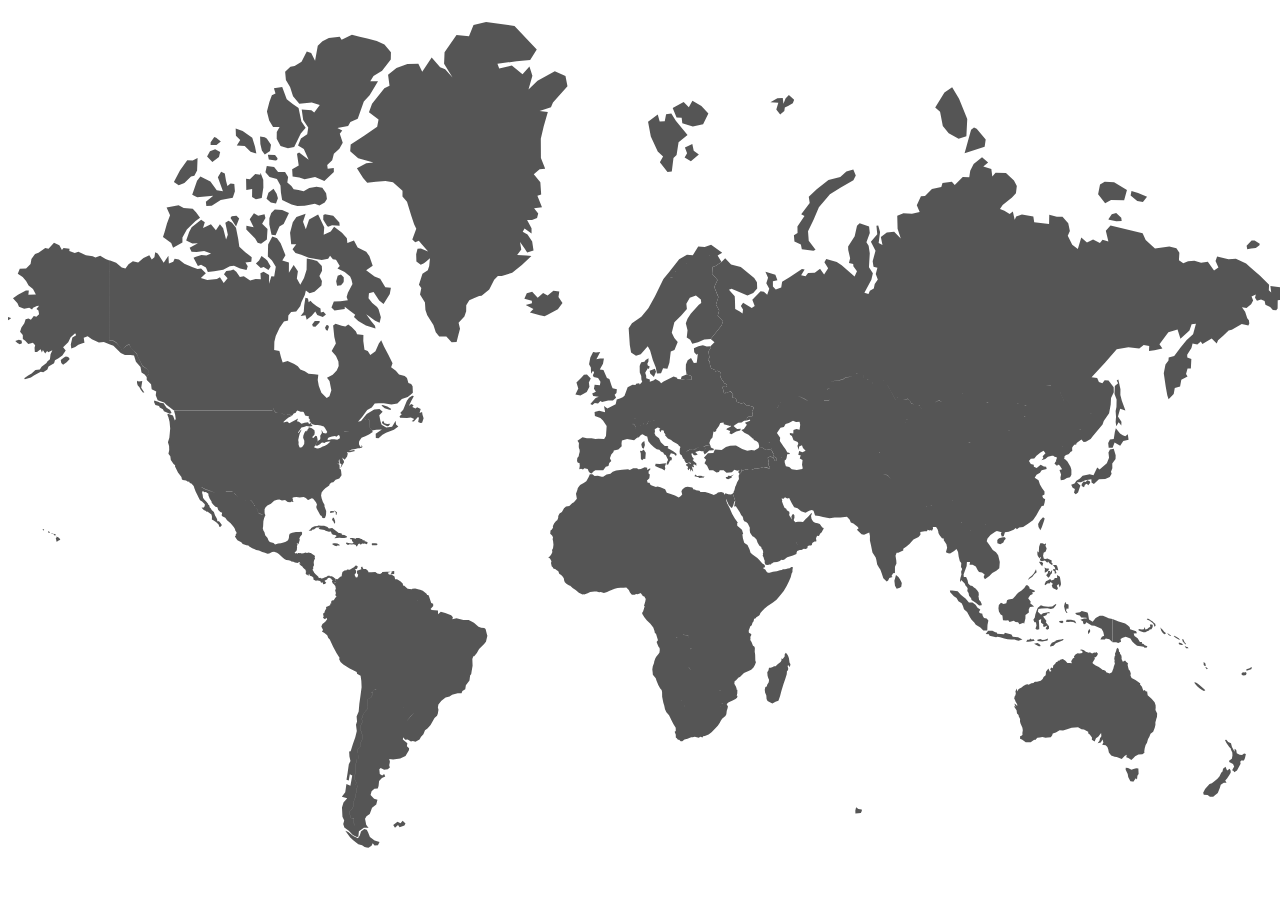
<file: assets/landing page/map.html>
<!DOCTYPE html>
<html>
<head>
	   <meta charset="utf-8">
    <title></title>
    <link rel="stylesheet" href="style.css">
	<title></title>
</head>
<body>
	<svg class="svg_map" viewbox="0 0 1009 652">
    <path class="NA" d="M198.93,96.23l-0.22,-5.9l3.63,0.58l1.63,0.96l3.35,4.92l-0.76,4.97l-4.15,2.77l-2.28,-3.12L198.93,96.23zM212.14,108.88l0.33,-1.49l-1.97,-2.45l-5.65,-0.19l0.75,3.68l5.25,0.83L212.14,108.88zM248.49,155.83l3.08,5.1l0.81,0.57l3.07,-1.27l3.02,0.2l2.98,0.28l-0.25,-2.64l-4.84,-5.38l-6.42,-1.08l-1.35,0.67L248.49,155.83zM183.06,93.13l-2.71,4.19l6.24,0.52l4.61,4.44l4.58,1.5l-1.09,-5.68l-2.14,-6.73l-7.58,-5.35l-5.5,-2.04l0.2,5.69L183.06,93.13zM208.96,82.89l5.13,-0.12l-2.22,4l-0.04,5.3l3.01,5.76l5.81,1.77l4.96,-0.99l5.18,-10.73l3.85,-4.45l-3.38,-4.97l-2.21,-10.65l-4.6,-3.19l-4.72,-3.68l-3.58,-9.56l-6.52,0.94l1.23,4.15l-2.87,1.25l-1.94,5.32l-1.94,7.46l1.78,7.26L208.96,82.89zM145.21,136.27l3.92,1.95l12.67,-1.3l-5.82,4.77l0.36,3.43l4.26,-0.24l7.07,-4.58l9.5,-1.67l1.71,-5.22l-0.49,-5.57l-2.94,-0.5l-2.5,1.93l-1.1,-4.13l-0.95,-5.7l-2.9,-1.42l-2.57,4.41l4.01,11.05l-4.9,-0.85l-4.98,-6.79l-7.89,-4l-2.64,3.32L145.21,136.27zM167.77,94.21l-3.65,-2.9l-1.5,-0.66l-2.88,4.28l-0.05,2l4.66,0.01L167.77,94.21zM166.31,106.56l0.93,-3.99l-3.95,-2.12l-4.09,1.39l-2.27,4.26l4.16,4.21L166.31,106.56zM195.4,139.8l4.62,-1.11l1.28,-8.25l-0.09,-5.95l-2.14,-5.56l-0.22,1.6l-3.94,-0.7l-4.22,4.09l-3.02,-0.37l0.18,8.92l4.6,-0.87l-0.06,6.47L195.4,139.8zM192.12,185.41l-5.06,-3.93l-4.71,-4.21l-0.87,-6.18l-1.76,-8.92l-3.14,-3.84l-2.79,-1.55l-2.47,1.42l1.99,9.59l-1.41,3.73l-2.29,-8.98l-2.56,-3.11l-3.17,4.81l-3.9,-4.76l-6.24,2.87l1.4,-4.46l-2.87,-1.87l-7.51,5.84l-1.95,3.71l-2.35,6.77l4.9,2.32l4.33,-0.12l-6.5,3.46l1.48,3.13l3.98,0.17l5.99,-0.67l5.42,1.96l-3.66,1.44l-3.95,-0.37l-4.33,1.41l-1.87,0.87l3.45,6.35l2.49,-0.88l3.83,2.15l1.52,3.65l4.99,-0.73l7.1,-1.16l5.26,-2.65l3.26,-0.48l4.82,2.12l5.07,1.22l0.94,-2.86l-1.79,-3.05l4.6,-0.64L192.12,185.41zM199.86,184.43l-1.96,3.54l-2.47,2.49l3.83,3.54l2.28,-0.85l3.78,2.36l1.74,-2.73l-1.71,-3.03l-0.84,-1.53l-1.68,-1.46L199.86,184.43zM182.25,154.98l-2.13,-2.17l-3.76,0.4l-0.95,1.38l4.37,6.75L182.25,154.98zM210.94,168.15l3.01,-6.93l3.34,-1.85l4.19,-8.74l-5.36,-2.47l-5.84,-0.36l-2.78,2.77l-1.47,4.23l-0.04,4.82l1.75,8.19L210.94,168.15zM228.09,145.15l5.76,-0.18l8.04,-1.61l3.59,1.28l4.18,-2.26l1.75,-2.84l-0.63,-4.52l-3,-4.23l-4.56,-0.8l-5.71,0.97l-4.46,2.44l-4.09,-0.94l-3.78,-0.5l-1.78,-2.7l-3.22,-2.61l0.64,-4.43l-2.42,-3.98l-5.52,0.03l-3.11,-3.99l-5.78,-0.8l-1.06,5.1l3.25,3.74l5.8,1.45l2.81,5.09l0.34,5.6l0.97,5.99l7.45,3.42L228.09,145.15zM139.07,126.88l5.21,-5.05l2.62,-0.59l2.16,-4.23l0.38,-9.77l-3.85,1.91l-4.3,-0.18l-5.76,8.19l-4.76,8.98l3.8,2.51L139.07,126.88zM211.25,143.05l1.53,-4.14l-1.02,-3.46l-2.45,-3.92l-4.03,3.02l-1.49,4.92l3.4,2.79L211.25,143.05zM202.94,154.49l-0.73,-2.88l-5,1.26l-3.34,-2.11l-3.32,4.8l3.09,6.28l-5.72,-1.17l-0.06,3.01l6.97,7.05l1.94,3.38l2.7,0.73l4.6,-3.41l0.5,-8.21l-4.24,-4.07L202.94,154.49zM128.95,308.23l-1.16,-2.34l-2.8,-1.77l-1.39,-2.05l-0.95,-1.5l-2.64,-0.46l-1.72,-0.67l-2.94,-0.96l-0.24,1.02l1.08,2.38l2.89,0.78l0.5,1.23l2.51,1.5l0.84,1.51l4.6,1.92L128.95,308.23zM250.65,230.6l-2,-2.11l-2.06,0.5l-0.25,-3.06l-3.21,-2.04l-3.07,-2.27l-1.63,-1.75l-1.43,1.03l-0.52,-2.96l-2.03,-0.55l-0.96,6.13l-0.36,5.11l-2.44,3.14l3.8,-0.6l0.96,3.65l3.99,-3.23l2.78,-3.38l1.57,2.86l4.36,1.51L250.65,230.6zM130.12,178.05l7.38,-4.18V170l3.48,-6.41l6.88,-6.69l3.52,-2.47l-3.01,-4.2l-2.72,-2.95l-7.16,-0.57l-4,-2.16l-9.48,1.63l2.74,6.23l-2.43,6.43l-1.94,6.87l-1.2,3.86l6.47,4.69L130.12,178.05zM264.36,205.36l0.32,-1.01l-0.03,-3.17l-2.19,-2.08l-2.57,1.05l-1.19,4.17l0.7,3.56l3.14,-0.36L264.36,205.36zM288.18,212.9l4.41,6.6l3.45,2.85l4.92,-7.87l0.87,-4.93l-4.41,-0.47l-4.03,-6.7l-4.45,-1.64l-6.6,-4.97l5.15,-3.63l-2.65,-7.54l-2.44,-3.35l-6.77,-3.35l-2.92,-5.55l-5.21,1.99l-0.36,-3.86l-3.86,-4.32l-6.22,-4.71l-2.65,3.71l-5.55,2.66l0.42,-6.06l-4.81,-10.05l-7.11,4.06l-2.59,7.7l-2.21,-5.92l2.06,-6.37l-7.24,2.65l-2.88,3.99l-2.15,8.42l0.89,9.05l3.98,0.04l-2.93,3.92l2.33,2.96l4.55,1.25l5.93,2.42l10.2,1.82l5.08,-1.04l1.5,-2.42l2.21,2.79l2.47,0.46l2.97,4.96l-1.8,1.98l5.68,2.63l4.29,3.68l1.08,2.55l0.77,3.24l-3.63,6.93l-0.98,3.44l0.94,2.42l-5.77,0.86l-5.27,0.12l-1.85,4.87l2.37,2.23l8.11,-1.03l-0.04,-1.89l4.08,3.15l4.18,3.28l-0.98,1.77l3.4,3.02l6.02,3.53l7.6,2.39l-0.46,-2.09l-2.92,-3.67l-3.96,-5.37l7.03,5l3.54,1.66l0.97,-4.44l-1.82,-6.3l-1.16,-1.73l-3.81,-3.03l-2.95,-3.91l0.35,-3.94L288.18,212.9zM222.35,51.34l2.34,7.29l4.96,5.88l9.81,-1.09l6.31,1.97l-4.38,6.05l-2.21,-1.78l-7.66,-0.71l1.19,8.31l3.96,6.04l-0.8,5.2l-4.97,3.46l-2.27,5.47l4.55,2.65l3.82,8.55l-7.5,-5.7l-1.71,0.94l1.38,9.38l-5.18,2.83l0.35,5.85l5.3,0.63l4.17,1.44l8.24,-1.84l7.33,3.27l7.49,-7.19l-0.06,-3.02l-4.79,0.48l-0.39,-2.84l3.92,-3.83l1.33,-5.15l4.33,-3.83l2.66,-4.76l-2.32,-7.1l1.94,-2.65l-3.86,-1.89l8.49,-1.63l1.79,-3.15l5.78,-2.6l4.8,-13.47l4.57,-4.94l6.62,-11.12l-6.1,0.1l2.54,-4.3l6.78,-3.99l6.84,-8.9l0.12,-5.73l-5.13,-6.04l-6.02,-2.93l-7.49,-1.82l-6.07,-1.49l-6.07,-1.5l-8.1,3.98l-1.49,-2.53l-8.57,0.98l-5.03,2.57l-3.7,3.65l-2.13,11.74L239,24.52l-3.48,-1.14l-4.12,7.97l-5.5,3.35l-3.27,0.66l-4.17,3.84l0.61,6.65L222.35,51.34zM296.75,316.34l-0.98,-1.98l-1.06,1.26l0.7,1.36l3.56,1.71l1.04,-0.26l1.38,-1.66l-2.6,0.11L296.75,316.34zM239.75,238.48l0.61,1.63l1.98,0.14l3.28,-3.34l0.06,-1.19l-3.85,-0.06L239.75,238.48zM301.88,304.92l-2.87,-1.8l-3.69,-1.09l-0.97,0.37l2.61,2.04l3.63,1.34l1.36,-0.08L301.88,304.92zM326.76,309.71l-0.36,-2.24l-1.96,0.72l0.87,-3.11l-2.8,-1.32l-1.29,1.05l-2.49,-1.18l0.98,-1.51l-1.88,-0.93l-1.83,1.47l1.86,-3.82l1.5,-2.8l0.54,-1.22l-1.3,-0.2l-2.43,1.55l-1.74,2.53l-2.9,6.92l-2.35,2.56l1.22,1.14l-1.75,1.47l0.43,1.23l5.44,0.13l3.01,-0.25l2.69,1.01l-1.98,1.93l1.67,0.14l3.25,-3.58l0.78,0.53l-0.61,3.37l1.84,0.77l1.27,-0.15l1.18,-3.61L326.76,309.71zM305.57,314.47l-2.81,4.56l-4.63,0.58l-3.64,-2.01l-0.92,-3.07l-0.89,-4.46l2.65,-2.83l-2.48,-2.09l-4.19,0.43l-5.88,3.53l-4.5,5.45l-2.38,0.67l3.23,-3.8l4.04,-5.57l3.57,-1.9l2.35,-3.11l2.9,-0.3l4.21,0.03l6,0.92l4.74,-0.71l3.53,-3.62l4.62,-1.59l2.01,-1.58l2.04,-1.71l-0.2,-5.19l-1.13,-1.77l-2.18,-0.63l-1.11,-4.05l-1.8,-1.55l-4.47,-1.26l-2.52,-2.82l-3.73,-2.83l1.13,-3.2l-3.1,-6.26l-3.65,-6.89l-2.18,-4.98l-1.86,2.61l-2.68,6.05l-4.06,2.97l-2.03,-3.16l-2.56,-0.85l-0.93,-6.99l0.08,-4.8l-5,-0.44l-0.85,-2.27l-3.45,-3.44l-2.61,-2.04l-2.32,1.58l-2.88,-0.58l-4.81,-1.65l-1.95,1.4l0.94,9.18l1.22,5.12l-3.31,5.75l3.41,4.02l1.9,4.44l0.23,3.42l-1.55,3.5l-3.18,3.46l-4.49,2.28l1.98,2.53l1.46,7.4l-1.52,4.68l-2.16,1.46l-4.17,-4.28l-2.03,-5.17l-0.87,-4.76l0.46,-4.19l-3.05,-0.47l-4.63,-0.28l-2.97,-2.08l-3.51,-1.37l-2.01,-2.38l-2.8,-1.94l-5.21,-2.23l-3.92,1.02l-1.31,-3.95l-1.26,-4.99l-4.12,-0.9l0.15,-6.41l1.09,-4.48l3.04,-6.6l3.43,-4.9l3.26,-0.77l0.19,-4.05l2.21,-2.68l4.01,-0.42l3.25,-4.39l0.82,-2.9l2.7,-5.73l0.84,-3.5l2.9,2.11l3.9,-1.08l5.49,-4.96l0.36,-3.54l-1.98,-3.98l2.09,-4.06l-0.17,-3.87l-3.76,-3.95l-4.14,-1.19l-3.98,-0.62l-0.15,8.71l-2.04,6.56l-2.93,5.3l-2.71,-4.95l0.84,-5.61l-3.35,-5.02l-3.75,6.09l0.01,-7.99l-5.21,-1.63l2.49,-4.01l-3.81,-9.59l-2.84,-3.91l-3.7,-1.44l-3.32,6.43l-0.22,9.34l3.27,3.29l3,4.91l-1.27,7.71l-2.26,-0.2l-1.78,5.88l0.02,-7l-4.34,-2.58l-2.49,1.33l0.32,4.67l-4.09,-0.18l-4.35,1.17l-4.95,-3.35l-3.13,0.6l-2.82,-4.11l-2.26,-1.84l-2.24,0.77l-3.41,0.35l-1.81,2.61l2.86,3.19l-3.05,3.72l-2.99,-4.42l-2.39,1.3l-7.57,0.87l-5.07,-1.59l3.94,-3.74l-3.78,-3.9l-2.75,0.5l-3.86,-1.32l-6.56,-2.89l-4.29,-3.37l-3.4,-0.47l-1.06,2.36l-3.44,1.31l-0.38,-6.15l-3.73,5.5l-4.74,-7.32l-1.94,-0.89l-0.63,3.91l-2.09,1.9l-1.93,-3.39l-4.59,2.05l-4.2,3.55l-4.17,-0.98l-3.4,2.5l-2.46,3.28l-2.92,-0.72l-4.41,-3.8l-5.23,-1.94l-0.02,27.65l-0.01,35.43l2.76,0.17l2.73,1.56l1.96,2.44l2.49,3.6l2.73,-3.05l2.81,-1.79l1.49,2.85l1.89,2.23l2.57,2.42l1.75,3.79l2.87,5.88l4.77,3.2l0.08,3.12l-1.56,2.35l0.06,2.48l3.39,3.45l0.49,3.76l3.59,1.96l-0.4,2.79l1.56,3.96l5.08,1.82l2,1.89l5.43,4.23l0.38,0.01h7.96h8.32h2.76h8.55h8.27h8.41l8.42,0l9.53,0l9.59,0l5.8,0l0.01,-1.64l0.95,-0.02l0.5,2.35l0.87,0.72l1.96,0.26l2.86,0.67l2.72,1.3l2.27,-0.55l3.45,1.09l1.14,-1.66l1.59,-0.66l0.62,-1.03l0.63,-0.55l2.61,0.86l1.93,0.1l0.67,0.57l0.94,2.38l3.15,0.63l-0.49,1.18l1.11,1.21l-0.48,1.56l1.18,0.51l-0.59,1.37l0.75,0.13l0.53,-0.6l0.55,0.9l2.1,0.5l2.13,0.04l2.27,0.41l2.51,0.78l0.91,1.26l1.82,3.04l-0.9,1.3l-2.28,-0.54l-1.42,-2.44l0.36,2.49l-1.34,2.17l0.15,1.84l-0.23,1.07l-1.81,1.27l-1.32,2.09l-0.62,1.32l1.54,0.24l2.08,-1.2l1.23,-1.06l0.83,-0.17l1.54,0.38l0.75,-0.59l1.37,-0.48l2.44,-0.47v0l0,0l-0.25,-1.15l-0.13,0.04l-0.86,0.2l-1.12,-0.36l0.84,-1.32l0.85,-0.46l1.98,-0.56l2.37,-0.53l1.24,0.73l0.78,-0.85l0.89,-0.54l0.6,0.29l0.03,0.06l2.87,-2.73l1.27,-0.73l4.26,-0.03l5.17,0l0.28,-0.98l0.9,-0.2l1.19,-0.62l1,-1.82l0.86,-3.15l2.14,-3.1l0.93,1.08l1.88,-0.7l1.25,1.19l0,5.52l1.83,2.25l3.12,-0.48l4.49,-0.13l-4.87,3.26l0.11,3.29l2.13,0.28l3.13,-2.79l2.78,-1.58l6.21,-2.35l3.47,-2.62l-1.81,-1.46L305.57,314.47zM251.91,243.37l1.1,-3.12l-0.71,-1.23l-1.15,-0.13l-1.08,1.8l-0.13,0.41l0.74,1.77L251.91,243.37zM109.25,279.8L109.25,279.8l1.56,-2.35L109.25,279.8zM105.85,283.09l-2.69,0.38l-1.32,-0.62l-0.17,1.52l0.52,2.07l1.42,1.46l1.04,2.13l1.69,2.1l1.12,0.01l-2.44,-3.7L105.85,283.09zM109.25,279.8L109.25,279.8l-1.54,-1.83l-2.47,-1.57l-0.79,-4.36l-3.61,-4.13l-1.51,-4.94l-2.69,-0.34l-4.46,-0.13l-3.29,-1.54l-5.8,-5.64l-2.68,-1.05l-4.9,-1.99l-3.88,0.48l-5.51,-2.59l-3.33,-2.43l-3.11,1.21l0.58,3.93l-1.55,0.36l-3.24,1.16l-2.47,1.86l-3.11,1.16l-0.4,-3.24l1.26,-5.53l2.98,-1.77l-0.77,-1.46l-3.57,3.22l-1.91,3.77l-4.04,3.95l2.05,2.65l-2.65,3.85l-3.01,2.21l-2.81,1.59l-0.69,2.29l-4.38,2.63l-0.89,2.36l-3.28,2.13l-1.92,-0.38l-2.62,1.38l-2.85,1.67l-2.33,1.63l-4.81,1.38l-0.44,-0.81l3.07,-2.27l2.74,-1.51l2.99,-2.71l3.48,-0.56l1.38,-2.06l3.89,-3.05l0.63,-1.03l2.07,-1.83l0.48,-4l1.43,-3.17l-3.23,1.64l-0.9,-0.93l-1.52,1.95l-1.83,-2.73l-0.76,1.94l-1.05,-2.7l-2.8,2.17l-1.72,0l-0.24,-3.23l0.51,-2.02l-1.81,-1.98l-3.65,1.07l-2.37,-2.63l-1.92,-1.36l-0.01,-3.25l-2.16,-2.48l1.08,-3.41l2.29,-3.37l1,-3.15l2.27,-0.45l1.92,0.99l2.26,-3.01l2.04,0.54l2.14,-1.96l-0.52,-2.92l-1.57,-1.16l2.08,-2.52l-1.72,0.07l-2.98,1.43l-0.85,1.43l-2.21,-1.43l-3.97,0.73l-4.11,-1.56l-1.18,-2.65l-3.55,-3.91l3.94,-2.87l6.25,-3.41h2.31l-0.38,3.48l5.92,-0.27l-2.28,-4.34l-3.45,-2.72l-1.99,-3.64l-2.69,-3.17l-3.85,-2.38l1.57,-4.03l4.97,-0.25l3.54,-3.58l0.67,-3.92l2.86,-3.91l2.73,-0.95l5.31,-3.76l2.58,0.57l4.31,-4.61l4.24,1.83l2.03,3.87l1.25,-1.65l4.74,0.51l-0.17,1.95l4.29,1.43l2.86,-0.84l5.91,2.64l5.39,0.78l2.16,1.07l3.73,-1.34l4.25,2.46l3.05,1.13l-0.02,27.65l-0.01,35.43l2.76,0.17l2.73,1.56l1.96,2.44l2.49,3.6l2.73,-3.05l2.81,-1.79l1.49,2.85l1.89,2.23l2.57,2.42l1.75,3.79l2.87,5.88l4.77,3.2l0.08,3.12L109.25,279.8zM285.18,314.23l-1.25,-1.19l-1.88,0.7l-0.93,-1.08l-2.14,3.1l-0.86,3.15l-1,1.82l-1.19,0.62l-0.9,0.2l-0.28,0.98l-5.17,0l-4.26,0.03l-1.27,0.73l-2.87,2.73l0.29,0.54l0.17,1.51l-2.1,1.27l-2.3,-0.32l-2.2,-0.14l-1.33,0.44l0.25,1.15l0,0l0.05,0.37l-2.42,2.27l-2.11,1.09l-1.44,0.51l-1.66,1.03l-2.03,0.5l-1.4,-0.19l-1.73,-0.77l0.96,-1.45l0.62,-1.32l1.32,-2.09l-0.14,-1.57l-0.5,-2.24l-1.04,-0.39l-1.74,1.7l-0.56,-0.03l-0.14,-0.97l1.54,-1.56l0.26,-1.79l-0.23,-1.79l-2.08,-1.55l-2.38,-0.8l-0.39,1.52l-0.62,0.4l-0.5,1.95l-0.26,-1.33l-1.12,0.95l-0.7,1.32l-0.73,1.92l-0.14,1.64l0.93,2.38l-0.08,2.51l-1.14,1.84l-0.57,0.52l-0.76,0.41l-0.95,0.02l-0.26,-0.25l-0.76,-1.98l-0.02,-0.98l0.08,-0.94l-0.35,-1.87l0.53,-2.18l0.63,-2.71l1.46,-3.03l-0.42,0.01l-2.06,2.54l-0.38,-0.46l1.1,-1.42l1.67,-2.57l1.91,-0.36l2.19,-0.8l2.21,0.42l0.09,0.02l2.47,-0.36l-1.4,-1.61l-0.75,-0.13l-0.86,-0.16l-0.59,-1.14l-2.75,0.36l-2.49,0.9l-1.97,-1.55l-1.59,-0.52l0.9,-2.17l-2.48,1.37l-2.25,1.33l-2.16,1.04l-1.72,-1.4l-2.81,0.85l0.01,-0.6l1.9,-1.73l1.99,-1.65l2.86,-1.37l-3.45,-1.09l-2.27,0.55l-2.72,-1.3l-2.86,-0.67l-1.96,-0.26l-0.87,-0.72l-0.5,-2.35l-0.95,0.02l-0.01,1.64l-5.8,0l-9.59,0l-9.53,0l-8.42,0h-8.41h-8.27h-8.55h-2.76h-8.32h-7.96l0.95,3.47l0.45,3.41l-0.69,1.09l-1.49,-3.91l-4.05,-1.42l-0.34,0.82l0.82,1.94l0.89,3.53l0.51,5.42l-0.34,3.59l-0.34,3.54l-1.1,3.61l0.9,2.9l0.1,3.2l-0.61,3.05l1.49,1.99l0.39,2.95l2.17,2.99l1.24,1.17l-0.1,0.82l2.34,4.85l2.72,3.45l0.34,1.87l0.71,0.55l2.6,0.33l1,0.91l1.57,0.17l0.31,0.96l1.31,0.4l1.82,1.92l0.47,1.7l3.19,-0.25l3.56,-0.36l-0.26,0.65l4.23,1.6l6.4,2.31l5.58,-0.02l2.22,0l0.01,-1.35l4.86,0l1.02,1.16l1.43,1.03l1.67,1.43l0.93,1.69l0.7,1.77l1.45,0.97l2.33,0.96l1.77,-2.53l2.29,-0.06l1.98,1.28l1.41,2.18l0.97,1.86l1.65,1.8l0.62,2.19l0.79,1.47l2.19,0.96l1.99,0.68l1.09,-0.09l-0.53,-1.06l-0.14,-1.5l0.03,-2.16l0.65,-1.42l1.53,-1.51l2.79,-1.37l2.55,-2.37l2.36,-0.75l1.74,-0.23l2.04,0.74l2.45,-0.4l2.09,1.69l2.03,0.1l1.05,-0.61l1.04,0.47l0.53,-0.42l-0.6,-0.63l0.05,-1.3l-0.5,-0.86l1.16,-0.5l2.14,-0.22l2.49,0.36l3.17,-0.41l1.76,0.8l1.36,1.5l0.5,0.16l2.83,-1.46l1.09,0.49l2.19,2.68l0.79,1.75l-0.58,2.1l0.42,1.23l1.3,2.4l1.49,2.68l1.07,0.71l0.44,1.35l1.38,0.37l0.84,-0.39l0.7,-1.89l0.12,-1.21l0.09,-2.1l-1.33,-3.65l-0.02,-1.37l-1.25,-2.25l-0.94,-2.75l-0.5,-2.25l0.43,-2.31l1.32,-1.94l1.58,-1.57l3.08,-2.16l0.4,-1.12l1.42,-1.23l1.4,-0.22l1.84,-1.98l2.9,-1.01l1.78,-2.53l-0.39,-3.46l-0.29,-1.21l-0.8,-0.24l-0.12,-3.35l-1.93,-1.14l1.85,0.56l-0.6,-2.26l0.54,-1.55l0.33,2.97l1.43,1.36l-0.87,2.4l0.26,0.14l1.58,-2.81l0.9,-1.38l-0.04,-1.35l-0.7,-0.64l-0.58,-1.94l0.92,0.9l0.62,0.19l0.21,0.92l2.04,-2.78l0.61,-2.62l-0.83,-0.17l0.85,-1.02l-0.08,0.45l1.79,-0.01l3.93,-1.11l-0.83,-0.7l-4.12,0.7l2.34,-1.07l1.63,-0.18l1.22,-0.19l2.07,-0.65l1.35,0.07l1.89,-0.61l0.22,-1.07l-0.84,-0.84l0.29,1.37l-1.16,-0.09l-0.93,-1.99l0.03,-2.01l0.48,-0.86l1.48,-2.28l2.96,-1.15l2.88,-1.34l2.99,-1.9l-0.48,-1.29l-1.83,-2.25L285.18,314.23zM45.62,263.79l-1.5,0.8l-2.55,1.86l0.43,2.42l1.43,1.32l2.8,-1.95l2.43,-2.47l-1.19,-1.63L45.62,263.79zM0,235.22l2.04,-1.26l0.23,-0.68L0,232.61V235.22zM8.5,250.59l-2.77,0.97l1.7,1.52l1.84,1.04l1.72,-0.87l-0.27,-2.15L8.5,250.59zM105.85,283.09l-2.69,0.38l-1.32,-0.62l-0.17,1.52l0.52,2.07l1.42,1.46l1.04,2.13l1.69,2.1l1.12,0.01l-2.44,-3.7L105.85,283.09zM37.13,403.77l-1,-0.28l-0.27,0.26l0.02,0.19l0.32,0.24l0.48,0.63l0.94,-0.21l0.23,-0.36L37.13,403.77zM34.14,403.23l1.5,0.09l0.09,-0.32l-1.38,-0.13L34.14,403.23zM40.03,406.52l-0.5,-0.26l-1.07,-0.5l-0.21,-0.06l-0.16,0.28l0.19,0.58l-0.49,0.48l-0.14,0.33l0.46,1.08l-0.08,0.83l0.7,0.42l0.41,-0.49l0.9,-0.46l1.1,-0.63l0.07,-0.16l-0.71,-1.04L40.03,406.52zM32.17,401.38l-0.75,0.41l0.11,0.12l0.36,0.68l0.98,0.11l0.2,0.04l0.15,-0.17l-0.81,-0.99L32.17,401.38zM27.77,399.82l-0.43,0.3l-0.15,0.22l0.94,0.55l0.33,-0.3l-0.06,-0.7L27.77,399.82zM257.86,395.2l-0.69,0.15l-0.71,-1.76l-1.05,-0.89l0.61,-1.95l0.84,0.12l0.98,2.55L257.86,395.2zM257.06,386.51l-3.06,0.5l-0.2,-1.15l1.32,-0.25l1.85,0.09L257.06,386.51zM259.36,386.48l-0.48,2.21l-0.52,-0.4l0.05,-1.63l-1.26,-1.23l-0.01,-0.36L259.36,386.48zM244.58,396.94L247.01,397.16L249.21,397.19L251.84,398.22L252.96,399.33L255.58,398.99L256.57,399.69L258.95,401.56L260.69,402.91L261.61,402.87L263.29,403.48L263.08,404.32L265.15,404.44L267.27,405.66L266.94,406.35L265.07,406.73L263.18,406.88L261.25,406.64L257.24,406.93L259.12,405.27L257.98,404.5L256.17,404.3L255.2,403.44L254.53,401.74L252.95,401.85L250.33,401.05L249.49,400.42L245.84,399.95L244.86,399.36L245.91,398.61L243.16,398.46L241.15,400.02L239.98,400.06L239.58,400.8L238.2,401.13L237,400.84L238.48,399.91L239.08,398.82L240.35,398.15L241.78,397.56L243.91,397.27zM230.43,426.9L229.95,426.01L229.09,425.76L229.29,424.61L228.91,424.3L228.33,424.1L227.1,424.44L227,424.05L226.15,423.59L225.55,423.02L224.72,422.78L225.3,422.04L225.08,421.48L225.28,420.93L226.61,420.12L227.88,419.01L228.17,419.13L228.79,418.62L229.59,418.58L229.85,418.81L230.29,418.67L231.59,418.93L232.89,418.85L233.79,418.53L234.12,418.21L235.01,418.36L235.68,418.56L236.41,418.49L236.97,418.24L238.25,418.64L238.7,418.7L239.55,419.24L240.36,419.89L241.38,420.33L242.12,421.13L241.16,421.07L240.77,421.46L239.8,421.84L239.09,421.84L238.47,422.21L237.91,422.08L237.43,421.64L237.14,421.72L236.78,422.41L236.51,422.38L236.46,422.98L235.48,423.77L234.97,424.11L234.68,424.47L233.85,423.89L233.25,424.65L232.66,424.63L232,424.7L232.06,426.11L231.65,426.13L231.3,426.79zM270.04,406.75L271.75,406.88L274.18,407.35L274.43,408.96L274.21,410.09L273.53,410.59L274.25,411.47L274.19,412.27L272.33,411.77L271.01,411.97L269.3,411.76L267.99,412.31L266.48,411.39L266.73,410.44L269.31,410.85L271.43,411.09L272.44,410.43L271.16,409.16L271.18,408.03L269.41,407.57zM202.89,388.72L201.8,391.43L201.31,393.64L201.1,397.72L200.83,399.19L201.32,400.83L202.19,402.3L202.75,404.61L204.61,406.82L205.26,408.51L206.36,409.96L209.34,410.75L210.5,411.97L212.96,411.15L215.09,410.86L217.19,410.33L218.96,409.82L220.74,408.62L221.41,406.89L221.64,404.4L222.13,403.53L224.02,402.74L226.99,402.05L229.47,402.15L231.17,401.9L231.84,402.53L231.75,403.97L230.24,405.74L229.58,407.55L230.09,408.06L229.67,409.34L228.97,411.63L228.26,410.88L227.67,410.93L227.14,410.97L226.14,412.74L225.63,412.39L225.29,412.53L225.31,412.96L222.72,412.93L220.1,412.93L220.1,414.58L218.83,414.58L219.87,415.56L220.91,416.23L221.22,416.86L221.68,417.04L221.6,418.02L218.01,418.03L216.66,420.39L217.05,420.93L216.73,421.61L216.66,422.45L213.49,419.34L212.04,418.4L209.75,417.64L208.19,417.85L205.93,418.94L204.52,419.23L202.54,418.47L200.44,417.91L197.82,416.58L195.72,416.17L192.54,414.82L190.2,413.42L189.49,412.64L187.92,412.47L185.05,411.54L183.88,410.2L180.87,408.53L179.47,406.66L178.8,405.21L179.73,404.92L179.44,404.07L180.09,403.3L180.1,402.26L179.16,400.92L178.9,399.72L177.96,398.2L175.49,395.18L172.67,392.79L171.31,390.88L168.9,389.62L168.39,388.86L168.82,386.94L167.39,386.21L165.73,384.69L165.03,382.5L163.52,382.24L161.9,380.58L160.58,379.03L160.46,378.03L158.95,375.61L157.96,373.13L158,371.88L155.97,370.59L155.04,370.73L153.44,369.83L152.99,371.16L153.45,372.72L153.72,375.15L154.69,376.48L156.77,378.69L157.23,379.44L157.66,379.66L158.02,380.76L158.52,380.71L159.09,382.75L159.94,383.55L160.53,384.66L162.3,386.26L163.23,389.15L164.06,390.5L164.84,391.94L164.99,393.56L166.34,393.66L167.47,395.05L168.49,396.41L168.42,396.95L167.24,398.06L166.74,398.05L166,396.2L164.17,394.47L162.15,392.99L160.71,392.21L160.8,389.96L160.38,388.28L159.04,387.32L157.11,385.93L156.74,386.33L156.04,385.51L154.31,384.76L152.66,382.93L152.86,382.69L154.01,382.87L155.05,381.69L155.16,380.26L153,377.99L151.36,377.1L150.32,375.09L149.28,372.97L147.98,370.36L146.84,367.4L150.03,367.15L153.59,366.79L153.33,367.43L157.56,369.04L163.96,371.35L169.54,371.32L171.76,371.32L171.76,369.97L176.62,369.97L177.64,371.14L179.08,372.17L180.74,373.6L181.67,375.29L182.37,377.05L183.82,378.02L186.15,378.98L187.91,376.45L190.21,376.39L192.18,377.67L193.59,379.85L194.56,381.71L196.21,383.51L196.83,385.7L197.62,387.17L199.8,388.13L201.79,388.81zM256.88,443.21L255.95,442.4L255.35,440.88L256.04,440.13L255.33,439.94L254.81,439.01L253.41,438.23L252.18,438.41L251.62,439.39L250.48,440.09L249.87,440.19L249.6,440.78L250.93,442.3L250.17,442.66L249.76,443.08L248.46,443.22L247.97,441.54L247.61,442.02L246.68,441.86L246.12,440.72L244.97,440.54L244.24,440.21L243.04,440.21L242.95,440.82L242.63,440.4L242.78,439.84L243.01,439.27L242.9,438.76L243.32,438.42L242.74,438L242.72,436.87L243.81,436.62L244.81,437.63L244.75,438.23L245.87,438.35L246.14,438.12L246.91,438.82L248.29,438.61L249.48,437.9L251.18,437.33L252.14,436.49L253.69,436.65L253.58,436.93L255.15,437.03L256.4,437.52L257.31,438.36L258.37,439.14L258.03,439.56L258.68,441.21L258.15,442.05L257.24,441.85zM229.09,425.76L228.78,426.43L227.16,426.39L226.15,426.12L224.99,425.55L223.43,425.37L222.64,424.75L222.73,424.33L223.69,423.61L224.21,423.29L224.06,422.95L224.72,422.78L225.55,423.02L226.15,423.59L227,424.05L227.1,424.44L228.33,424.1L228.91,424.3L229.29,424.61zM257.76,410.96L259.65,411.22L261.14,411.93L261.6,412.73L259.63,412.78L258.78,413.27L257.21,412.8L255.61,411.73L255.94,411.06L257.12,410.86zM222.64,424.75L221.2,424.25L219.45,424.2L218.17,423.63L216.66,422.45L216.73,421.61L217.05,420.93L216.66,420.39L218.01,418.03L221.6,418.02L221.68,417.04L221.22,416.86L220.91,416.23L219.87,415.56L218.83,414.58L220.1,414.58L220.1,412.93L222.72,412.93L225.31,412.96L225.29,415.27L225.07,418.55L225.9,418.55L226.82,419.08L227.06,418.64L227.88,419.01L226.61,420.12L225.28,420.93L225.08,421.48L225.3,422.04L224.72,422.78L224.06,422.95L224.21,423.29L223.69,423.61L222.73,424.33zM225.31,412.96L225.29,412.53L225.63,412.39L226.14,412.74L227.14,410.97L227.67,410.93L227.68,411.36L228.21,411.37L228.17,412.17L227.71,413.44L227.96,413.89L227.67,414.94L227.84,415.21L227.52,416.68L226.97,417.46L226.46,417.55L225.9,418.55L225.07,418.55L225.29,415.27zM274.18,407.35L274.53,406.84L276.72,406.86L278.38,407.62L279.12,407.54L279.63,408.59L281.16,408.53L281.07,409.41L282.32,409.52L283.7,410.6L282.66,411.8L281.32,411.16L280.04,411.28L279.12,411.14L278.61,411.68L277.53,411.86L277.11,411.14L276.18,411.57L275.06,413.57L274.34,413.11L274.19,412.27L274.25,411.47L273.53,410.59L274.21,410.09L274.43,408.96zM234.93,432.31L233.96,431.41L232.65,430.26L232.03,429.3L230.85,428.41L229.44,427.12L229.75,426.68L230.22,427.11L230.43,426.9L231.3,426.79L231.65,426.13L232.06,426.11L232,424.7L232.66,424.63L233.25,424.65L233.85,423.89L234.68,424.47L234.97,424.11L235.48,423.77L236.46,422.98L236.51,422.38L236.78,422.41L237.14,421.72L237.43,421.64L237.91,422.08L238.47,422.21L239.09,421.84L239.8,421.84L240.77,421.46L241.16,421.07L242.12,421.13L241.88,421.41L241.74,422.05L242.02,423.1L241.38,424.08L241.08,425.23L240.98,426.5L241.14,427.23L241.21,428.52L240.78,428.8L240.52,430.02L240.71,430.77L240.13,431.5L240.27,432.26L240.69,432.73L240.02,433.33L239.2,433.14L238.73,432.56L237.84,432.32L237.2,432.69L235.35,431.94zM242.63,440.4L241.11,439.77L240.54,439.18L240.86,438.69L240.76,438.07L239.98,437.39L238.88,436.84L237.91,436.48L237.73,435.65L236.99,435.14L237.17,435.97L236.61,436.64L235.97,435.86L235.07,435.58L234.69,435.01L234.71,434.15L235.08,433.25L234.29,432.85L234.93,432.31L235.35,431.94L237.2,432.69L237.84,432.32L238.73,432.56L239.2,433.14L240.02,433.33L240.69,432.73L241.41,434.27L242.49,435.41L243.81,436.62L242.72,436.87L242.74,438L243.32,438.42L242.9,438.76L243.01,439.27L242.78,439.84zM289.41,410.89L290.84,411.15L291.35,411.73L290.63,412.47L288.52,412.45L286.88,412.55L286.72,411.3L287.11,410.87zM344.13,23.91L353.55,10.3L363.39,11.37L366.96,2.42L376.87,0L399.27,3.15L416.81,21.74L411.63,30.04L400.9,30.97L385.81,33L387.22,36.64L397.15,34.4L405.59,41.31L411.04,35.19L413.37,42.34L410.29,53.31L417.43,46.38L431.04,38.83L439.45,42.64L441.02,50.76L429.59,63.42L428.01,67.32L419.05,70.18L425.54,70.97L422.26,82.48L420,92.07L420.09,107.33L423.46,115.67L419.08,116.18L414.47,120.06L419.64,126.36L420.3,135.98L417.3,137L420.93,146.15L414.71,146.9L417.96,151.04L417.04,154.55L413.09,156.06L409.18,156.09L412.69,162.57L412.73,166.7L407.18,162.87L405.74,165.36L409.52,167.65L413.2,173.13L414.26,180.08L409.26,181.7L407.1,178.44L403.63,173.46L404.59,179.33L401.34,183.74L408.72,184.09L412.59,184.54L405.07,191.57L397.45,197.7L389.25,200.31L386.16,200.35L383.26,203.22L379.36,210.85L373.33,215.74L371.39,216.03L367.65,217.7L363.63,219.29L361.22,223.41L361.18,227.97L359.77,232.13L355.19,237.08L356.32,241.79L355.06,246.64L353.63,252.2L349.68,252.54L345.54,247.91L339.93,247.88L337.21,244.7L335.34,238.9L330.48,231.22L329.06,227.07L328.68,221.18L324.79,214.91L325.8,209.74L323.93,207.21L326.7,198.56L330.92,195.71L332.03,192.45L332.62,186.19L329.41,189.05L327.89,190.24L325.37,191.38L321.93,188.77L321.74,183.22L322.84,178.74L325.44,178.62L331.16,180.87L326.34,175.44L323.83,172.43L321.04,173.67L318.7,171.48L321.83,162.98L320.13,159.45L317.9,152.71L314.53,141.8L310.96,137.63L310.99,133L303.46,126.31L297.51,125.46L290.02,125.93L283.18,126.79L279.92,123.04L275.05,115.38L282.41,111.41L288.06,110.73L276.06,107.37L269.74,101.93L270.13,96.59L280.74,89.72L291.01,82.56L292.09,76.92L284.53,71.16L286.97,64.52L296.68,52.19L300.76,50.21L299.59,41.64L306.23,36.4L314.85,33.19L323.47,33.01L326.53,39.31L333.97,27.99L340.66,35.77L344.59,37.36L350.42,43.77L343.75,33z"></path>

    <path class="Asia" d="M619.87,393.72L620.37,393.57L620.48,394.41L622.67,393.93L624.99,394.01L626.68,394.1L628.6,392.03L630.7,390.05L632.47,388.15L633,389.2L633.38,391.64L631.95,391.65L631.72,393.65L632.22,394.07L630.95,394.67L630.94,395.92L630.12,397.18L630.05,398.39L629.48,399.03L621.06,397.51L619.98,394.43zM735.09,400.41L735.04,402.56L734.06,402.1L734.24,404.51L733.44,402.95L733.28,401.43L732.74,399.98L731.57,398.22L728.99,398.1L729.25,399.35L728.37,401.02L727.17,400.41L726.76,400.96L725.97,400.63L724.89,400.36L724.45,397.88L723.48,395.6L723.95,393.76L722.23,392.94L722.85,391.82L724.6,390.67L722.58,389.04L723.57,386.93L725.79,388.27L727.13,388.43L727.38,390.58L730.04,391L732.65,390.95L734.26,391.48L732.97,394.07L731.71,394.25L730.85,395.98L732.38,397.56L732.84,395.62L733.62,395.61zM795.46,450.77L796.57,449.72L798.96,448.19L798.83,449.57L798.67,451.35L797.33,451.26L796.74,452.21zM732.36,382.78L733.5,383.78L733.3,385.71L731.01,385.8L728.65,385.59L726.88,386.08L724.33,384.89L724.28,384.26L726.13,381.92L727.64,381.12L729.65,381.85L731.13,381.93zM813.72,492.06l-1.18,0.05l-3.72,-1.98l2.61,-0.56l1.47,0.86l0.98,0.86L813.72,492.06zM824.15,491.78l-2.4,0.62l-0.34,-0.34l0.25,-0.96l1.21,-1.72l2.77,-1.12l0.28,0.56l0.05,0.86L824.15,491.78zM805.83,486.01l1.01,0.75l1.73,-0.23l0.7,1.2l-3.24,0.57l-1.94,0.38l-1.51,-0.02l0.96,-1.62l1.54,-0.02L805.83,486.01zM819.86,486l-0.41,1.56l-4.21,0.8l-3.73,-0.35l-0.01,-1.03l2.23,-0.59l1.76,0.84l1.87,-0.21L819.86,486zM779.82,482.31l5.37,0.28l0.62,-1.16l5.2,1.35l1.02,1.82l4.21,0.51l3.44,1.67l-3.2,1.07l-3.08,-1.13l-2.54,0.08l-2.91,-0.21l-2.62,-0.51l-3.25,-1.07l-2.06,-0.28l-1.17,0.35l-5.11,-1.16l-0.49,-1.21l-2.57,-0.21l1.92,-2.68l3.4,0.17l2.26,1.09l1.16,0.21L779.82,482.31zM853,480.73l-1.44,1.91l-0.27,-2.11l0.5,-1.01l0.59,-0.95l0.64,0.82L853,480.73zM832.04,473.02l-1.05,0.93l-1.94,-0.51l-0.55,-1.2l2.84,-0.13L832.04,473.02zM841.08,472.01l1.02,2.13l-2.37,-1.15l-2.34,-0.23l-1.58,0.18l-1.94,-0.1l0.67,-1.53l3.46,-0.12L841.08,472.01zM851.37,466.59l0.78,4.51l2.9,1.67l2.34,-2.96l3.22,-1.68l2.49,0l2.4,0.97l2.08,1l3.01,0.53l0.05,9.1l0.05,9.16l-2.5,-2.31l-2.85,-0.57l-0.69,0.8l-3.55,0.09l1.19,-2.29l1.77,-0.78l-0.73,-3.05l-1.35,-2.35l-5.44,-2.37l-2.31,-0.23l-4.21,-2.58l-0.83,1.36l-1.08,0.25l-0.64,-1.02l-0.01,-1.21l-2.14,-1.37l3.02,-1l2,0.05l-0.24,-0.74l-4.1,-0.01l-1.11,-1.66l-2.5,-0.51l-1.19,-1.38l3.78,-0.67l1.44,-0.91l4.5,1.14L851.37,466.59zM826.41,459.43l-2.25,2.76l-2.11,0.54l-2.7,-0.54l-4.67,0.14l-2.45,0.4l-0.4,2.11l2.51,2.48l1.51,-1.26l5.23,-0.95l-0.23,1.28l-1.22,-0.4l-1.22,1.63l-2.47,1.08l2.65,3.57l-0.51,0.96l2.52,3.22l-0.02,1.84l-1.5,0.82l-1.1,-0.98l1.36,-2.29l-2.75,1.08l-0.7,-0.77l0.36,-1.08l-2.02,-1.64l0.21,-2.72l-1.87,0.85l0.24,3.25l0.11,4l-1.78,0.41l-1.2,-0.82l0.8,-2.57l-0.43,-2.69l-1.18,-0.02l-0.87,-1.91l1.16,-1.83l0.4,-2.21l1.41,-4.2l0.59,-1.15l2.38,-2.07l2.19,0.82l3.54,0.39l3.22,-0.12l2.77,-2.02L826.41,459.43zM836.08,460.23l-0.15,2.43l-1.45,-0.27l-0.43,1.69l1.16,1.47l-0.79,0.33l-1.13,-1.76l-0.83,-3.56l0.56,-2.23l0.93,-1.01l0.2,1.52l1.66,0.24L836.08,460.23zM805.76,458.29l3.14,2.58l-3.32,0.33l-0.94,1.9l0.12,2.52l-2.7,1.91L802,470.3l-1.08,4.27l-0.41,-0.99l-3.19,1.26l-1.11,-1.71l-2,-0.16l-1.4,-0.89l-3.33,1l-1.02,-1.35l-1.84,0.15l-2.31,-0.32l-0.43,-3.74l-1.4,-0.77l-1.35,-2.38l-0.39,-2.44l0.33,-2.58l1.67,-1.85l0.47,1.86l1.92,1.57l1.81,-0.57l1.79,0.2l1.63,-1.41l1.34,-0.24l2.65,0.78l2.29,-0.59l1.44,-3.88l1.08,-0.97l0.97,-3.17l3.22,0l2.43,0.47l-1.59,2.52l2.06,2.64L805.76,458.29zM771.95,479.71l-3.1,0.06l-2.36,-2.34l-3.6,-2.28l-1.2,-1.69l-2.12,-2.27l-1.39,-2.09l-2.13,-3.9l-2.46,-2.32l-0.82,-2.39l-1.03,-2.17l-2.53,-1.75l-1.47,-2.39l-2.11,-1.56l-2.92,-3.08l-0.25,-1.42l1.81,0.11l4.34,0.54l2.48,2.73l2.17,1.89l1.55,1.16l2.66,3l2.85,0.04l2.36,1.91l1.62,2.33l2.13,1.27l-1.12,2.27l1.61,0.97l1.01,0.07l0.48,1.94l0.98,1.56l2.06,0.25l1.36,1.76l-0.7,3.47L771.95,479.71zM575.41,366.82L574.92,367.87L573.9,367.41L573.32,369.61L574.02,369.97L573.31,370.43L573.18,371.29L574.5,370.84L574.57,372.11L573.17,377.28L571.33,371.73L572.14,370.65L571.95,370.46L572.69,368.93L573.26,366.43L573.66,365.59L573.74,365.56L574.68,365.56L574.94,364.98L575.69,364.93L575.73,366.3L575.35,366.8zM674.22,333.11L674.85,331.45L676.69,330.91L681.31,332.22L681.74,329.98L683.33,329.18L687.33,330.79L688.35,330.37L693,330.47L697.16,330.87L698.56,332.24L700.29,332.79L699.9,333.65L695.48,335.68L694.48,337.16L690.88,337.6L689.82,339.95L686.85,339.46L684.92,340.18L682.24,341.9L682.63,342.75L681.83,343.58L676.53,344.13L673.06,342.96L670.02,343.24L670.29,341.14L673.34,341.75L674.37,340.62L676.5,340.98L680.09,338.34L676.77,336.38L674.77,337.31L672.7,335.91L675.05,333.48zM765.44,433.6L764.3,432.12L762.89,429.18L762.22,425.73L764.02,423.35L767.64,422.8L770.27,423.21L772.58,424.34L773.85,422.35L776.34,423.41L776.99,425.33L776.64,428.75L771.93,430.94L773.16,432.67L770.22,432.87L767.79,434.01zM575.69,364.93L574.94,364.98L574.68,365.56L573.74,365.56L574.74,362.83L576.13,360.45L576.19,360.33L577.45,360.51L577.91,361.83L576.38,363.1zM704.57,442.37L704.15,445.29L702.98,446.09L700.54,446.73L699.2,444.5L698.71,440.47L699.98,435.89L701.91,437.46L703.22,439.44zM754.36,405.95L752.72,407.23L750.74,407.37L749.46,410.56L748.28,411.09L749.64,413.66L751.42,415.79L752.56,417.71L751.54,420.23L750.57,420.76L751.24,422.21L753.11,424.49L753.43,426.09L753.38,427.42L754.48,430.02L752.94,432.67L751.58,435.58L751.31,433.48L752.17,431.3L751.23,429.62L751.46,426.51L750.32,425.03L749.41,421.59L748.9,417.93L747.69,415.53L745.84,416.99L742.65,419.05L741.08,418.79L739.34,418.12L740.31,414.51L739.73,411.77L737.53,408.38L737.87,407.31L736.23,406.93L734.24,404.51L734.06,402.1L735.04,402.56L735.09,400.41L736.48,399.69L736.18,398.41L736.81,397.38L736.92,394.23L739.11,394.93L740.36,392.41L740.51,390.91L742.05,388.31L741.97,386.53L745.6,384.37L747.6,384.94L747.37,383.01L748.36,382.43L748.14,381.23L749.78,380.99L750.72,382.85L751.94,383.6L752.03,386L751.91,388.57L749.26,391.15L748.92,394.78L751.88,394.28L752.55,397.08L754.33,397.67L753.51,400.17L755.59,401.3L756.81,401.85L758.86,400.98L758.95,402.22L756.56,404.16L755.96,405.26zM721.29,304.88L724.25,304.14L729.6,300.4L733.87,298.33L736.3,299.68L739.23,299.74L741.1,301.79L743.9,301.94L747.96,303.03L750.68,300L749.54,297.4L752.45,292.74L755.59,294.61L758.13,295.14L761.43,296.29L761.96,299.61L765.95,301.45L768.6,300.64L772.14,300.07L774.95,300.65L777.7,302.74L779.4,304.94L782,304.9L785.53,305.59L788.11,304.53L791.8,303.82L795.91,300.76L797.59,301.23L799.06,302.69L802.4,302.33L801.04,305.58L799.06,309.8L799.78,311.51L801.37,310.98L804.13,311.63L806.29,310.09L808.54,311.42L811.08,314.31L810.77,315.76L808.56,315.3L804.49,315.84L802.51,317L800.46,319.66L796.18,321.21L793.39,323.31L790.51,322.51L788.93,322.15L787.46,324.69L788.35,326.19L788.81,327.47L786.84,328.77L784.83,330.82L781.56,332.15L777.35,332.3L772.82,333.61L769.56,335.62L768.32,334.46L764.93,334.46L760.78,332.17L758.01,331.6L754.28,332.13L748.49,331.28L745.4,331.37L743.76,329.1L742.48,325.53L740.75,325.1L737.36,322.65L733.58,322.1L730.25,321.42L729.24,319.69L730.32,314.96L728.39,311.65L724.39,310.08L722.03,307.85zM640.29,403.18l-1.05,2.04l-1.27,-0.16l-0.58,0.71l-0.45,1.5l0.34,1.98l-0.26,0.36l-1.29,-0.01l-1.75,1.1l-0.27,1.43l-0.64,0.62l-1.74,-0.02l-1.1,0.74l0.01,1.18l-1.36,0.81l-1.55,-0.27l-1.88,0.98l-1.3,0.16l-0.92,-2.04l-2.19,-4.84l8.41,-2.96l1.87,-5.97l-1.29,-2.14l0.07,-1.22l0.82,-1.26l0.01,-1.25l1.27,-0.6l-0.5,-0.42l0.23,-2l1.43,-0.01l1.26,2.09l1.57,1.11l2.06,0.4l1.66,0.55l1.27,1.74l0.76,1l1,0.38l-0.01,0.67l-1.02,1.79l-0.45,0.84L640.29,403.18zM633.37,388.64L633,389.2l-0.53,-1.06l0.82,-1.06l0.35,0.27L633.37,388.64zM829.59,439.86l0.29,1.87l0.17,1.58l-0.96,2.57l-1.02,-2.86l-1.31,1.42l0.9,2.06l-0.8,1.31l-3.3,-1.63l-0.79,-2.03l0.86,-1.33l-1.78,-1.33l-0.88,1.17l-1.32,-0.11l-2.08,1.57l-0.46,-0.82l1.1,-2.37l1.77,-0.79l1.53,-1.06l0.99,1.27l2.13,-0.77l0.46,-1.26l1.98,-0.08l-0.17,-2.18l2.27,1.34l0.24,1.42L829.59,439.86zM822.88,434.6l-1.01,0.93l-0.88,1.79l-0.88,0.84l-1.73,-1.95l0.58,-0.76l0.7,-0.79l0.31,-1.76l1.55,-0.17l-0.45,1.91l2.08,-2.74L822.88,434.6zM807.52,437.32l-3.73,2.67l1.38,-1.97l2.03,-1.74l1.68,-1.96l1.47,-2.82l0.5,2.31l-1.85,1.56L807.52,437.32zM817,430.02l1.68,0.88l1.78,0l-0.05,1.19l-1.3,1.2l-1.78,0.85l-0.1,-1.32l0.2,-1.45L817,430.02zM827.14,429.25l0.79,3.18l-2.16,-0.75l0.06,0.95l0.69,1.75l-1.33,0.63l-0.12,-1.99l-0.84,-0.15l-0.44,-1.72l1.65,0.23l-0.04,-1.08l-1.71,-2.18l2.69,0.06L827.14,429.25zM816,426.66l-0.74,2.47l-1.2,-1.42l-1.43,-2.18l2.4,0.1L816,426.66zM815.42,410.92l1.73,0.84l0.86,-0.76l0.25,0.75l-0.46,1.22l0.96,2.09l-0.74,2.42l-1.65,0.96l-0.44,2.33l0.63,2.29l1.49,0.32l1.24,-0.34l3.5,1.59l-0.27,1.56l0.92,0.69l-0.29,1.32l-2.18,-1.4l-1.04,-1.5l-0.72,1.05l-1.79,-1.72l-2.55,0.42l-1.4,-0.63l0.14,-1.19l0.88,-0.73l-0.84,-0.67l-0.36,1.04l-1.38,-1.65l-0.42,-1.26l-0.1,-2.77l1.13,0.96l0.29,-4.55l0.91,-2.66L815.42,410.92zM617.72,392.16L617.53,389.92L618.29,388.3L619.05,387.96L619.9,388.93L619.95,390.74L619.34,392.55L618.56,392.77zM584.02,364.6L578.53,368.14L575.41,366.82L575.35,366.8L575.73,366.3L575.69,364.93L576.38,363.1L577.91,361.83L577.45,360.51L576.19,360.33L575.93,357.72L576.61,356.31L577.36,355.56L578.11,354.8L578.27,352.86L579.18,353.54L582.27,352.57L583.76,353.22L586.07,353.21L589.29,351.9L590.81,351.96L594,351.42L592.56,353.6L591.02,354.46L591.29,356.98L590.23,361.1zM762.89,429.18L760.37,427.87L757.97,427.93L758.38,425.68L755.91,425.7L755.69,428.84L754.18,432.99L753.27,435.49L753.46,437.54L755.28,437.63L756.42,440.2L756.93,442.63L758.49,444.24L760.19,444.57L761.64,446.02L760.73,447.17L758.87,447.51L758.65,446.07L756.37,444.84L755.88,445.34L754.77,444.27L754.29,442.88L752.8,441.29L751.44,439.96L750.98,441.61L750.45,440.05L750.76,438.29L751.58,435.58L752.94,432.67L754.48,430.02L753.38,427.42L753.43,426.09L753.11,424.49L751.24,422.21L750.57,420.76L751.54,420.23L752.56,417.71L751.42,415.79L749.64,413.66L748.28,411.09L749.46,410.56L750.74,407.37L752.72,407.23L754.36,405.95L755.96,405.26L757.18,406.18L757.34,407.96L759.23,408.09L758.54,411.2L758.61,413.82L761.56,412.08L762.4,412.59L764.05,412.51L764.61,411.49L766.73,411.69L768.86,414.07L769.04,416.94L771.31,419.47L771.18,421.91L770.27,423.21L767.64,422.8L764.02,423.35L762.22,425.73zM674.37,340.62L673.34,341.75L670.29,341.14L670.02,343.24L673.06,342.96L676.53,344.13L681.83,343.58L682.54,346.91L683.46,346.55L685.16,347.36L685.07,348.74L685.49,350.75L682.59,350.75L680.66,350.49L678.92,352.06L677.67,352.4L676.69,353.14L675.58,351.99L675.85,349.04L675,348.87L675.3,347.78L673.79,346.98L672.58,348.21L672.28,349.64L671.85,350.16L670.17,350.09L669.27,351.69L668.32,351.02L666.29,352.14L665.44,351.72L667.01,348.15L666.41,345.49L664.35,344.63L665.08,343.04L667.42,343.21L668.75,341.2L669.64,338.85L673.39,337.99L672.81,339.7L673.21,340.72zM825.65,488.25L825.98,487.59L828.39,486.96L830.35,486.86L831.22,486.51L832.28,486.86L831.25,487.62L828.33,488.85L825.98,489.67L825.93,488.81zM816.7,393.27L815.01,398.14L813.81,400.62L812.33,398.07L812.01,395.82L813.66,392.82L815.91,390.5L817.19,391.41zM778.21,401.87L774.47,404.43L772.13,407.24L771.51,409.29L773.66,412.38L776.28,416.2L778.82,417.99L780.53,420.32L781.81,425.64L781.43,430.66L779.1,432.53L775.88,434.36L773.6,436.72L770.1,439.34L769.08,437.53L769.87,435.62L767.79,434.01L770.22,432.87L773.16,432.67L771.93,430.94L776.64,428.75L776.99,425.33L776.34,423.41L776.85,420.53L776.14,418.49L774.02,416.47L772.25,413.9L769.92,410.44L766.56,408.68L767.37,407.61L769.16,406.84L768.07,404.25L764.62,404.22L763.36,401.5L761.72,399.13L763.23,398.39L765.46,398.41L768.19,398.06L770.58,396.44L771.93,397.58L774.5,398.13L774.05,399.87L775.39,401.09zM624.16,416.33L622.13,417.12L621.59,418.4L621.52,419.39L618.73,420.61L614.25,421.96L611.74,423.99L610.51,424.14L609.67,423.97L608.03,425.17L606.24,425.72L603.89,425.87L603.18,426.03L602.57,426.78L601.83,426.99L601.4,427.72L600.01,427.66L599.11,428.04L597.17,427.9L596.44,426.23L596.52,424.66L596.07,423.81L595.52,421.69L594.71,420.5L595.27,420.36L594.98,419.04L595.32,418.48L595.2,417.22L596.43,416.29L596.14,415.06L596.89,413.63L598.04,414.39L598.8,414.12L602.03,414.05L602.55,414.35L605.26,414.64L606.33,414.49L607.03,415.46L608.34,414.98L610.35,411.91L612.97,410.59L621.05,409.46L623.25,414.3zM646.88,356.9L646.63,353.99L644.54,353.87L641.34,350.78L639.1,350.39L636,348.6L634,348.27L632.77,348.93L630.9,348.83L628.91,350.85L626.44,351.53L625.92,349.04L626.33,345.31L624.14,344.09L624.86,341.61L623,341.39L623.62,338.3L626.26,339.21L628.73,338.02L626.68,335.79L625.88,333.65L623.62,334.61L623.34,337.34L622.46,334.93L623.7,333.68L626.88,332.89L628.78,333.95L630.74,336.88L632.18,336.7L635.34,336.65L634.88,334.77L637.28,333.47L639.64,331.27L643.42,333.27L643.72,336.26L644.79,337.03L647.82,336.86L648.76,337.53L650.14,341.32L653.35,343.83L655.18,345.52L658.11,347.27L661.84,348.79L661.76,350.95L660.92,350.84L659.59,349.9L659.15,351.15L656.79,351.83L656.23,354.62L654.65,355.67L652.44,356.19L651.85,357.74L649.74,358.2zM835.13,346.53L837.55,350.71L838.24,352.98L838.26,356.96L837.21,358.84L834.67,359.5L832.43,360.91L829.9,361.2L829.59,359.35L830.11,356.78L828.87,353.18L830.95,352.59L829.03,349.59L829.2,349.27L830.46,349.39L831.55,347.79L833.53,347.62L834.72,347.39zM841.55,332.62L841.94,333.29L840.88,333.06L839.66,334.33L838.82,335.61L838.93,338.28L837.48,339.09L836.98,339.74L835.92,340.82L834.05,341.42L832.84,342.4L832.75,343.97L832.42,344.37L833.54,344.95L835.13,346.53L834.72,347.39L833.53,347.62L831.55,347.79L830.46,349.39L829.2,349.27L829.03,349.59L827.67,348.92L827.33,349.58L826.51,349.87L826.41,349.21L825.68,348.89L824.93,348.32L825.7,346.75L826.36,346.33L826.11,345.68L826.82,343.74L826.63,343.15L825,342.75L823.68,341.78L825.96,339.43L829.05,337.45L830.98,334.8L832.31,335.97L834.73,336.11L834.29,334.14L838.62,332.51L839.74,330.38zM609.77,375.76L610.35,377.17L610.1,377.9L611,380.31L609.02,380.39L608.32,378.88L605.82,378.57L607.88,375.49zM784.63,410.41l-2.42,1.41l-2.3,-0.91l-0.08,-2.53l1.38,-1.34l3.06,-0.83l1.61,0.07l0.63,1.13l-1.23,1.3L784.63,410.41zM833.19,302.89l4.88,1.38l3.32,3.03l1.13,3.95l4.26,0l2.43,-1.65l4.63,-1.24l-1.47,3.76l-1.09,1.51l-0.96,4.46l-1.89,3.89l-3.4,-0.7l-2.41,1.4l0.74,3.36l-0.4,4.55l-1.43,0.1l0.02,1.93l-1.81,-2.24l-1.11,2.13l-4.33,1.62l0.44,1.97l-2.42,-0.14l-1.33,-1.17l-1.93,2.64l-3.09,1.98l-2.28,2.35l-3.92,1.06l-2.06,1.69l-3.02,0.98l1.49,-1.67l-0.59,-1.41l2.22,-2.45l-1.48,-1.93l-2.44,1.3l-3.17,2.54l-1.73,2.34l-2.75,0.17l-1.43,1.68l1.48,2.41l2.29,0.58l0.09,1.58l2.22,1.02l3.14,-2.51l2.49,1.37l1.81,0.09l0.46,1.84l-3.97,0.97l-1.31,1.87l-2.73,1.73l-1.44,2.39l3.02,1.86l1.1,3.31l1.71,3.05l1.9,2.53l-0.05,2.43l-1.76,0.89l0.67,1.73l1.65,1l-0.43,2.61l-0.71,2.52l-1.57,0.28l-2.05,3.41l-2.27,4.09l-2.6,3.68l-3.86,2.82l-3.9,2.55l-3.16,0.35l-1.71,1.34l-0.97,-0.98l-1.59,1.5l-3.92,1.5l-2.97,0.46l-0.96,3.15l-1.55,0.17l-0.74,-2.16l0.66,-1.16l-3.76,-0.96l-1.33,0.49l-2.82,-0.78l-1.33,-1.22l0.44,-1.74l-2.56,-0.55l-1.35,-1.14l-2.39,1.62l-2.73,0.35l-2.24,-0.02l-1.5,0.74l-1.45,0.44l0.42,3.43l-1.5,-0.08l-0.25,-0.7l-0.08,-1.24l-2.06,0.87l-1.21,-0.55l-2.08,-1.13l0.82,-2.51l-1.78,-0.59l-0.67,-2.8l-2.96,0.51l0.34,-3.63l2.66,-2.58l0.11,-2.57l-0.08,-2.4l-1.22,-0.75l-0.94,-1.86l-1.64,0.24l-3.02,-0.47l0.95,-1.33l-1.31,-1.99l-2,1.35L740.4,378l-3.23,2.03l-2.55,2.36l-2.26,0.39l-1.23,-0.85l-1.48,-0.08l-2,-0.73l-1.51,0.8l-1.85,2.34l-0.24,-2.48l-1.71,0.66l-3.27,-0.31l-3.17,-0.73l-2.28,-1.39l-2.18,-0.63l-0.94,-1.53l-1.58,-0.46l-2.83,-2.09l-2.25,-0.99l-1.16,0.77l-3.9,-2.26l-2.75,-2.07l-0.79,-3.63l2.01,0.44l0.09,-1.69l-1.12,-1.71l0.28,-2.74l-3.01,-3.99l-4.61,-1.39l-0.83,-2.66l-2.07,-1.63l-0.5,-1.01l-0.42,-2.01l0.1,-1.38l-1.7,-0.81l-0.92,0.36l-0.71,-3.32l0.8,-0.83l-0.39,-0.85l2.68,-1.73l1.94,-0.72l2.97,0.49l1.06,-2.35l3.6,-0.44l1,-1.48l4.42,-2.03l0.39,-0.85l-0.22,-2.17l1.92,-1l-2.52,-6.75l5.55,-1.58l1.44,-0.89l2.02,-7.26l5.56,1.35l1.56,-1.86l0.13,-4.19l2.33,-0.39l2.13,-2.83l1.1,-0.35l0.74,2.97l2.36,2.23l4,1.57l1.93,3.32l-1.08,4.73l1.01,1.73l3.33,0.68l3.78,0.55l3.39,2.45l1.73,0.43l1.28,3.57l1.65,2.27l3.09,-0.09l5.79,0.85l3.73,-0.53l2.77,0.57l4.15,2.29l3.39,0l1.24,1.16l3.26,-2.01l4.53,-1.31l4.2,-0.14l3.28,-1.34l2.01,-2.05l1.96,-1.3l-0.45,-1.28l-0.9,-1.5l1.47,-2.54l1.58,0.36l2.88,0.8l2.79,-2.1l4.28,-1.55l2.05,-2.66l1.97,-1.16l4.07,-0.54l2.21,0.46l0.31,-1.45l-2.54,-2.89l-2.25,-1.33l-2.16,1.54l-2.77,-0.65l-1.59,0.53l-0.72,-1.71l1.98,-4.23l1.37,-3.25l3.37,1.63l3.95,-2.74l-0.03,-1.93l2.53,-4.73l1.56,-1.45l-0.04,-2.52l-1.54,-1.1l2.32,-2.31l3.48,-0.84l3.72,-0.13l4.2,1.39l2.46,1.71l1.73,4.61l1.05,1.94l0.98,2.73L833.19,302.89zM574.92,367.87L574.92,369.88L574.5,370.84L573.18,371.29L573.31,370.43L574.02,369.97L573.32,369.61L573.9,367.41zM595.2,417.22L594.84,415.98L593.99,415.1L593.77,413.93L592.33,412.89L590.83,410.43L590.04,408.02L588.1,405.98L586.85,405.5L584.99,402.65L584.67,400.57L584.79,398.78L583.18,395.42L581.87,394.23L580.35,393.6L579.43,391.84L579.58,391.15L578.8,389.55L577.98,388.86L576.89,386.54L575.18,384.02L573.75,381.86L572.36,381.87L572.79,380.13L572.92,379.02L573.26,377.74L576.38,378.25L577.6,377.27L578.27,376.11L580.41,375.67L580.87,374.58L581.8,374.04L579,370.78L584.62,369.13L585.15,368.64L588.53,369.53L592.71,371.82L600.61,378.31L605.82,378.57L608.32,378.88L609.02,380.39L611,380.31L612.1,383.04L613.48,383.75L613.96,384.86L615.87,386.17L616.04,387.46L615.76,388.49L616.12,389.53L616.92,390.4L617.3,391.41L617.72,392.16L618.56,392.77L619.34,392.55L619.87,393.72L619.98,394.43L621.06,397.51L629.48,399.03L630.05,398.39L631.33,400.53L629.46,406.5L621.05,409.46L612.97,410.59L610.35,411.91L608.34,414.98L607.03,415.46L606.33,414.49L605.26,414.64L602.55,414.35L602.03,414.05L598.8,414.12L598.04,414.39L596.89,413.63L596.14,415.06L596.43,416.29zM602.61,355.77L604.44,356.81L604.66,358.81L603.24,359.98L602.59,362.62L604.54,365.8L607.97,367.62L609.42,370.12L608.96,372.49L609.85,372.49L609.88,374.22L611.43,375.91L609.77,375.76L607.88,375.49L605.82,378.57L600.61,378.31L592.71,371.82L588.53,369.53L585.15,368.64L584.02,364.6L590.23,361.1L591.29,356.98L591.02,354.46L592.56,353.6L594,351.42L595.2,350.87L598.46,351.33L599.45,352.22L600.79,351.63zM574.92,367.87L575.41,366.82L578.53,368.14L584.02,364.6L585.15,368.64L584.62,369.13L579,370.78L581.8,374.04L580.87,374.58L580.41,375.67L578.27,376.11L577.6,377.27L576.38,378.25L573.26,377.74L573.17,377.28L574.57,372.11L574.5,370.84L574.92,369.88zM626.44,351.53L628.91,350.85L630.9,348.83L632.77,348.93L634,348.27L636,348.6L639.1,350.39L641.34,350.78L644.54,353.87L646.63,353.99L646.88,356.9L645.74,361.15L644.97,363.6L646.19,364.09L644.99,365.92L645.91,368.56L646.13,370.65L648.25,371.2L648.48,373.3L645.94,376.23L647.32,377.91L648.45,379.84L651.13,381.24L651.21,384.01L652.55,384.52L652.78,385.96L648.74,387.57L647.68,391.17L642.41,390.24L639.35,389.53L636.19,389.12L634.99,385.31L633.65,384.75L631.49,385.31L628.67,386.82L625.24,385.79L622.41,383.38L619.71,382.48L617.84,379.47L615.77,375.2L614.26,375.72L612.48,374.65L611.43,375.91L609.88,374.22L609.85,372.49L608.96,372.49L609.42,370.12L607.97,367.62L604.54,365.8L602.59,362.62L603.24,359.98L604.66,358.81L604.44,356.81L602.61,355.77L600.79,351.63L599.26,348.8L599.8,347.71L598.93,343.59L600.85,342.56L601.29,343.93L602.71,345.59L604.63,346.06L605.65,345.96L608.96,343.3L610.01,343.03L610.83,344.1L609.87,345.88L611.62,347.74L612.31,347.57L613.2,350.18L615.86,350.91L617.81,352.67L621.79,353.27L626.17,352.35zM601.43,342.46l0.83,0.97l1.24,-0.01l-0.01,0.56l1.14,2.08l-1.92,-0.48l-1.42,-1.66l-0.44,-1.37L601.43,342.46zM608.08,337.03l1.24,0.25l0.48,-0.95l1.67,-1.51l1.47,1.97l1.43,2.62l1.31,0.17l0.86,0.99l-2.31,0.29l-0.49,2.82l-0.48,1.26l-1.03,0.84l0.08,1.77l-0.7,0.18l-1.75,-1.87l0.97,-1.78l-0.83,-1.06l-1.05,0.27l-3.31,2.66l-0.06,-2.5l-1.26,-0.59l-1.19,-0.99l0.79,-1.16l-1.49,-1.26l0.56,-0.92l-1.07,-0.64l-0.58,-0.97l0.69,-0.61l2.09,1.07l1.51,0.22l0.38,-0.43l-1.38,-2.02l0.73,-0.52l0.79,0.13L608.08,337.03zM591.76,335.85L592.18,334.25L591.48,331.68L589.86,330.27L588.31,329.83L587.28,328.66L587.62,328.2L589.99,328.86L594.12,329.48L597.94,331.31L598.43,332.02L600.13,331.42L602.75,332.22L603.6,333.77L605.37,334.64L604.64,335.15L606.02,337.17L605.64,337.6L604.13,337.38L602.04,336.32L601.35,336.92L597.45,337.5L594.75,335.68zM758.65,446.07l0.22,1.44l1.85,-0.33l0.92,-1.15l0.64,0.26l1.66,1.69l1.18,1.87l0.16,1.88l-0.3,1.27l0.27,0.96l0.21,1.65l0.99,0.77l1.1,2.46l-0.05,0.94l-1.99,0.19l-2.65,-2.06l-3.32,-2.21l-0.33,-1.42l-1.62,-1.87l-0.39,-2.31l-1.01,-1.52l0.31,-2.04l-0.62,-1.19l0.49,-0.5L758.65,446.07zM807.84,450.9l-2.06,0.95l-2.43,-0.47l-3.22,0l-0.97,3.17l-1.08,0.97l-1.44,3.88l-2.29,0.59l-2.65,-0.78l-1.34,0.24l-1.63,1.41l-1.79,-0.2l-1.81,0.57l-1.92,-1.57l-0.47,-1.86l2.05,0.96l2.17,-0.52l0.56,-2.36l1.2,-0.53l3.36,-0.6l2.01,-2.21l1.38,-1.77l1.28,1.45l0.59,-0.95l1.34,0.09l0.16,-1.78l0.13,-1.38l2.16,-1.95l1.41,-2.19l1.13,-0.01l1.44,1.42l0.13,1.22l1.85,0.78l2.34,0.84l-0.2,1.1l-1.88,0.14L807.84,450.9zM674.22,333.11L672.61,333.81L668.92,336.42L667.69,339.07L666.64,339.09L665.88,337.34L662.31,337.22L661.74,334.16L660.37,334.13L660.58,330.33L657.23,327.53L652.42,327.83L649.13,328.39L646.45,324.89L644.16,323.41L639.81,320.57L639.29,320.22L632.07,322.57L632.18,336.7L630.74,336.88L628.78,333.95L626.88,332.89L623.7,333.68L622.46,334.93L622.3,334.01L622.99,332.44L622.46,331.12L619.21,329.82L617.94,326.35L616.4,325.37L616.3,324.09L619.03,324.46L619.14,321.58L621.52,320.94L623.97,321.53L624.48,317.62L623.98,315.11L621.17,315.31L618.79,314.31L615.54,316.1L612.93,316.96L611.5,316.3L611.79,314.2L610,311.44L607.92,311.55L605.54,308.72L607.16,305.5L606.34,304.63L608.57,299.86L611.46,302.39L611.81,299.2L617.59,294.35L621.97,294.23L628.16,297.33L631.47,299.12L634.45,297.25L638.89,297.17L642.48,299.46L643.3,298.15L647.23,298.34L647.94,296.23L643.39,293.14L646.08,290.91L645.56,289.66L648.25,288.45L646.23,285.25L647.51,283.63L658,281.97L659.37,280.78L666.39,278.99L668.91,276.95L673.95,278.01L674.83,283.02L677.76,281.86L681.36,283.49L681.13,286.07L683.82,285.8L690.84,281.31L689.82,282.81L693.4,286.47L699.66,298.05L701.16,295.72L705.02,298.28L709.05,297.14L710.59,297.94L711.94,300.49L713.9,301.33L715.1,303.18L718.71,302.6L720.2,305.23L718.06,308.06L715.73,308.46L715.6,312.64L714.04,314.5L708.48,313.15L706.46,320.41L705.02,321.3L699.47,322.88L701.99,329.63L700.07,330.63L700.29,332.79L698.56,332.24L697.16,330.87L693,330.47L688.35,330.37L687.33,330.79L683.33,329.18L681.74,329.98L681.31,332.22L676.69,330.91L674.85,331.45zM770.27,423.21L771.18,421.91L771.31,419.47L769.04,416.94L768.86,414.07L766.73,411.69L764.61,411.49L764.05,412.51L762.4,412.59L761.56,412.08L758.61,413.82L758.54,411.2L759.23,408.09L757.34,407.96L757.18,406.18L755.96,405.26L756.56,404.16L758.95,402.22L759.2,402.92L760.69,403L760.27,399.57L761.72,399.13L763.36,401.5L764.62,404.22L768.07,404.25L769.16,406.84L767.37,407.61L766.56,408.68L769.92,410.44L772.25,413.9L774.02,416.47L776.14,418.49L776.85,420.53L776.34,423.41L773.85,422.35L772.58,424.34zM661.76,350.95L661.84,348.79L658.11,347.27L655.18,345.52L653.35,343.83L650.14,341.32L648.76,337.53L647.82,336.86L644.79,337.03L643.72,336.26L643.42,333.27L639.64,331.27L637.28,333.47L634.88,334.77L635.34,336.65L632.18,336.7L632.07,322.57L639.29,320.22L639.81,320.57L644.16,323.41L646.45,324.89L649.13,328.39L652.42,327.83L657.23,327.53L660.58,330.33L660.37,334.13L661.74,334.16L662.31,337.22L665.88,337.34L666.64,339.09L667.69,339.07L668.92,336.42L672.61,333.81L674.22,333.11L675.05,333.48L672.7,335.91L674.77,337.31L676.77,336.38L680.09,338.34L676.5,340.98L674.37,340.62L673.21,340.72L672.81,339.7L673.39,337.99L669.64,338.85L668.75,341.2L667.42,343.21L665.08,343.04L664.35,344.63L666.41,345.49L667.01,348.15L665.44,351.72L663.32,350.98zM646.88,356.9L649.74,358.2L651.85,357.74L652.44,356.19L654.65,355.67L656.23,354.62L656.79,351.83L659.15,351.15L659.59,349.9L660.92,350.84L661.76,350.95L663.32,350.98L665.44,351.72L666.29,352.14L668.32,351.02L669.27,351.69L670.17,350.09L671.85,350.16L672.28,349.64L672.58,348.21L673.79,346.98L675.3,347.78L675,348.87L675.85,349.04L675.58,351.99L676.69,353.14L677.67,352.4L678.92,352.06L680.66,350.49L682.59,350.75L685.49,350.75L685.99,351.76L684.35,352.15L682.93,352.8L679.71,353.2L676.7,353.93L675.06,355.44L675.72,356.9L676.05,358.6L674.65,360.03L674.77,361.33L674,362.55L671.33,362.44L672.43,364.66L670.65,365.51L669.46,367.51L669.61,369.49L668.51,370.41L667.48,370.11L665.33,370.54L665.03,371.45L662.94,371.45L661.38,373.29L661.28,376.04L657.63,377.37L655.68,377.09L655.11,377.79L653.44,377.39L650.63,377.87L645.94,376.23L648.48,373.3L648.25,371.2L646.13,370.65L645.91,368.56L644.99,365.92L646.19,364.09L644.97,363.6L645.74,361.15zM685.99,351.76L688.06,353.39L688.89,356.05L693.5,357.44L690.79,360.3L687.67,360.81L683.41,359.98L682.04,361.44L683.03,364.39L684,366.64L686.27,368.27L683.88,370.18L683.92,372.51L681.2,375.75L679.44,379.01L676.51,382.33L673.25,382.09L670.16,385.39L672,386.79L672.32,389.18L673.89,390.74L674.45,393.38L668.28,393.37L666.41,395.41L664.36,394.64L663.52,392.44L661.35,390.1L656.19,390.68L651.63,390.73L647.68,391.17L648.74,387.57L652.78,385.96L652.55,384.52L651.21,384.01L651.13,381.24L648.45,379.84L647.32,377.91L645.94,376.23L650.63,377.87L653.44,377.39L655.11,377.79L655.68,377.09L657.63,377.37L661.28,376.04L661.38,373.29L662.94,371.45L665.03,371.45L665.33,370.54L667.48,370.11L668.51,370.41L669.61,369.49L669.46,367.51L670.65,365.51L672.43,364.66L671.33,362.44L674,362.55L674.77,361.33L674.65,360.03L676.05,358.6L675.72,356.9L675.06,355.44L676.7,353.93L679.71,353.2L682.93,352.8L684.35,352.15zM693.5,357.44L696.51,361.43L696.23,364.17L697.34,365.88L697.25,367.57L695.24,367.13L696.03,370.76L698.78,372.82L702.68,375.09L700.9,376.55L699.81,379.54L702.53,380.74L705.17,382.29L708.83,384.06L712.67,384.47L714.29,386.06L716.45,386.35L719.83,387.08L722.16,387.03L722.48,385.79L722.11,383.8L722.33,382.45L724.04,381.78L724.28,384.26L724.33,384.89L726.88,386.08L728.65,385.59L731.01,385.8L733.3,385.71L733.5,383.78L732.36,382.78L734.62,382.38L737.17,380.03L740.4,378L742.75,378.78L744.75,377.44L746.07,379.42L745.12,380.76L748.14,381.23L748.36,382.43L747.37,383.01L747.6,384.94L745.6,384.37L741.97,386.53L742.05,388.31L740.51,390.91L740.36,392.41L739.11,394.93L736.92,394.23L736.81,397.38L736.18,398.41L736.48,399.69L735.09,400.41L733.62,395.61L732.84,395.62L732.38,397.56L730.85,395.98L731.71,394.25L732.97,394.07L734.26,391.48L732.65,390.95L730.04,391L727.38,390.58L727.13,388.43L725.79,388.27L723.57,386.93L722.58,389.04L724.6,390.67L722.85,391.82L722.23,392.94L723.95,393.76L723.48,395.6L724.45,397.88L724.89,400.36L724.48,401.46L722.58,401.42L719.12,402.04L719.28,404.29L717.78,406.05L713.75,408.05L710.61,411.51L708.5,413.36L705.71,415.27L705.71,416.61L704.31,417.33L701.78,418.36L700.47,418.52L699.63,420.72L700.21,424.47L700.36,426.84L699.18,429.55L699.16,434.38L697.71,434.52L696.44,436.67L697.29,437.6L694.73,438.4L693.79,440.32L692.66,441.13L690.01,438.5L688.71,434.54L687.63,431.68L686.65,430.34L685.16,427.6L684.47,424.02L683.98,422.22L681.43,418.25L680.27,412.61L679.43,408.84L679.44,405.26L678.9,402.46L674.82,404.25L672.84,403.89L669.18,400.26L670.53,399.17L669.7,397.99L666.41,395.41L668.28,393.37L674.45,393.38L673.89,390.74L672.32,389.18L672,386.79L670.16,385.39L673.25,382.09L676.51,382.33L679.44,379.01L681.2,375.75L683.92,372.51L683.88,370.18L686.27,368.27L684,366.64L683.03,364.39L682.04,361.44L683.41,359.98L687.67,360.81L690.79,360.3zM852.76,362.01l0.36,1.15l-1.58,2.03l-1.15,-1.07l-1.44,0.78l-0.74,1.95l-1.83,-0.95l0.02,-1.58l1.55,-2l1.59,0.39l1.15,-1.42L852.76,362.01zM870.53,351.73l-1.06,2.78l0.49,1.73l-1.46,2.42l-3.58,1.6l-4.93,0.21l-4,3.84l-1.88,-1.29L854,360.5l-4.88,0.75l-3.32,1.59l-3.28,0.06l2.84,2.46l-1.87,5.61l-1.81,1.37l-1.36,-1.27l0.69,-2.96l-1.77,-0.96l-1.14,-2.28l2.65,-1.03l1.47,-2.11l2.82,-1.75l2.06,-2.33l5.58,-1.02l3,0.7l2.93,-6.17l1.87,1.67l4.11,-3.51l1.59,-1.38l1.76,-4.38l-0.48,-4.1l1.18,-2.33l2.98,-0.68l1.53,5.11l-0.08,2.94l-2.59,3.6L870.53,351.73zM878.76,325.8l1.97,0.83l1.98,-1.65l0.62,4.35l-4.16,1.05l-2.46,3.76l-4.41,-2.58l-1.53,4.12l-3.12,0.06l-0.39,-3.74l1.39,-2.94l3,-0.21l0.82,-5.38l0.83,-3.09l3.29,4.12L878.76,325.8zM722.33,382.45L722.11,383.8L722.48,385.79L722.16,387.03L719.83,387.08L716.45,386.35L714.29,386.06L712.67,384.47L708.83,384.06L705.17,382.29L702.53,380.74L699.81,379.54L700.9,376.55L702.68,375.09L703.84,374.31L706.09,375.31L708.92,377.4L710.49,377.86L711.43,379.39L713.61,380.02L715.89,381.41L719.06,382.14zM1008.27,215.75l-2.78,2.97l-4.6,0.7l-0.07,6.46l-1.12,1.35l-2.63,-0.19l-2.14,-2.26l-3.73,-1.92l-0.63,-2.89l-2.85,-1.1l-3.19,0.87l-1.52,-2.37l0.61,-2.55l-3.36,1.64l1.26,3.19l-1.59,2.83l-0.02,0.04l-3.6,2.89l-3.63,-0.48l2.53,3.44l1.67,5.2l1.29,1.67l0.33,2.53l-0.72,1.6l-5.23,-1.32l-7.84,4.51l-2.49,0.69l-4.29,4.1l-4.07,3.5l-1.03,2.55l-4.01,-3.9l-7.31,4.42l-1.28,-2.08l-2.7,2.39l-3.75,-0.76l-0.9,3.63l-3.36,5.22l0.1,2.14l3.19,1.17l-0.38,7.46l-2.6,0.19l-1.2,4.15l1.17,2.1l-4.9,2.47l-0.97,5.4l-4.18,1.14l-0.84,4.66l-4.04,4.18l-1.04,-3.08l-1.2,-6.69l-1.56,-10.65l1.35,-6.95l2.37,-3.07l0.15,-2.44l4.36,-1.18l5.01,-6.78l4.83,-5.73l5.04,-4.57l2.25,-8.37l-3.41,0.51l-1.68,4.92l-7.11,6.36l-2.3,-7.14l-7.24,2l-7.02,9.56l2.32,3.38l-6.26,1.42l-4.33,0.56l0.2,-3.95l-4.36,-0.84l-3.47,2.7l-8.57,-0.94l-9.22,1.62l-9.08,10.33l-10.75,11.78l4.42,0.61l1.38,3l2.72,1.05l1.79,-2.38l3.08,0.31l4.05,5.19l0.09,3.92l-2.19,4.51l-0.24,5.27l-1.26,6.85l-4.23,6.01l-0.94,2.82l-3.81,4.66l-3.78,4.53l-1.81,2.28l-3.74,2.25l-1.77,0.05l-1.76,-1.86l-3.76,2.79l-0.44,1.26l-0.39,-0.66l-0.02,-1.93l1.43,-0.1l0.4,-4.55l-0.74,-3.36l2.41,-1.4l3.4,0.7l1.89,-3.89l0.96,-4.46l1.09,-1.51l1.47,-3.76l-4.63,1.24l-2.43,1.65l-4.26,0l-1.13,-3.95l-3.32,-3.03l-4.88,-1.38l-1.04,-4.28l-0.98,-2.73l-1.05,-1.94l-1.73,-4.61l-2.46,-1.71l-4.2,-1.39l-3.72,0.13l-3.48,0.84l-2.32,2.31l1.54,1.1l0.04,2.52l-1.56,1.45l-2.53,4.72l0.03,1.93l-3.95,2.74l-3.37,-1.63l-3.35,0.36l-1.47,-1.46l-1.68,-0.47l-4.11,3.06l-3.69,0.71l-2.58,1.06l-3.53,-0.7l-2.6,0.04l-1.7,-2.2l-2.75,-2.09l-2.81,-0.58l-3.55,0.57l-2.65,0.81l-3.98,-1.84l-0.53,-3.32l-3.3,-1.15l-2.54,-0.53l-3.14,-1.87l-2.9,4.66l1.14,2.6l-2.73,3.03l-4.05,-1.09l-2.8,-0.16l-1.87,-2.04l-2.92,-0.06l-2.44,-1.35l-4.26,2.07l-5.35,3.74l-2.96,0.74l-1.1,0.35l-1.49,-2.63l-3.61,0.58l-1.19,-1.84l-1.96,-0.85l-1.35,-2.55l-1.55,-0.8l-4.03,1.14l-3.86,-2.57l-1.49,2.33l-6.27,-11.58l-3.58,-3.66l1.03,-1.5l-7.03,4.49l-2.69,0.27l0.23,-2.58l-3.6,-1.63l-2.93,1.17l-0.88,-5.01l-5.04,-1.06l-2.52,2.03l-7.02,1.79l-1.37,1.19l-10.49,1.66l-1.29,1.62l2.02,3.21l-2.69,1.2l0.53,1.25l-2.69,2.22l4.54,3.1l-0.7,2.11l-3.94,-0.19l-0.81,1.31l-3.59,-2.29l-4.45,0.09l-2.98,1.87l-3.32,-1.79l-6.18,-3.1l-4.38,0.12l-5.79,4.85l-0.35,3.19l-2.88,-2.53l-2.24,4.77l0.82,0.87l-1.62,3.21l2.38,2.84l2.08,-0.12l1.79,2.76l-0.28,2.1l1.42,0.66l-1.28,2.39l-2.72,0.66l-2.79,4.09l2.55,3.7l-0.28,2.59l3.06,4.46l-1.67,1.51l-0.48,0.95l-1.24,-0.25l-1.93,-2.27l-0.79,-0.13l-1.76,-0.87l-0.86,-1.55l-2.62,-0.79l-1.7,0.6l-0.49,-0.71l-3.82,-1.83l-4.13,-0.62l-2.37,-0.66l-0.34,0.45l-3.57,-3.27l-3.2,-1.48l-2.42,-2.32l2.04,-0.64l2.33,-3.35l-1.57,-1.6l4.13,-1.67l-0.07,-0.9l-2.52,0.66l0.09,-1.83l1.45,-1.16l2.71,-0.31l0.44,-1.4l-0.62,-2.33l1.14,-2.23l-0.03,-1.26l-4.13,-1.41l-1.64,0.05l-1.73,-2.04l-2.15,0.69l-3.56,-1.54l0.06,-0.87l-1,-1.93l-2.24,-0.22l-0.23,-1.39l0.7,-0.91l-1.79,-2.58l-2.91,0.44l-0.85,-0.23l-0.71,1.04l-1.05,-0.18l-0.69,-2.94l-0.66,-1.54l0.54,-0.44l2.26,0.16l1.09,-1.02l-0.81,-1.25l-1.89,-0.83l0.17,-0.86l-1.14,-0.87l-1.76,-3.15l0.6,-1.31l-0.27,-2.31l-2.74,-1.18l-1.47,0.59l-0.4,-1.24l-2.95,-1.26l-0.9,-2.99l-0.24,-2.49l-1.35,-1.19l1.2,-1.66l-0.83,-4.96l2,-3.13l-0.42,-0.96l3.19,-3.07l-2.94,-2.68l6,-7.41l2.6,-3.45l1.05,-3.1l-4.15,-4.26l1.15,-4.15l-2.52,-4.85l1.89,-5.76l-3.26,-7.96l2.59,-5.48l-4.29,-4.99l0.41,-5.4l2.26,-0.72l4.77,-3.19l2.89,-2.81l4.61,4.86l7.68,1.88l10.59,8.65l2.15,3.51l0.19,4.8l-3.11,3.69l-4.58,1.85l-12.52,-5.31l-2.06,0.9l4.57,5.1l0.18,3.15l0.18,6.75l3.61,1.97l2.19,1.66l0.36,-3.11l-1.69,-2.8l1.78,-2.51l6.78,4.1l2.36,-1.59l-1.89,-4.88l6.53,-6.74l2.59,0.4l2.62,2.43l1.63,-4.81l-2.34,-4.28l1.37,-4.41l-2.06,-4.69l7.84,2.44l1.6,4.18l-3.55,0.91l0.02,4.04l2.21,2.44l4.33,-1.54l0.69,-4.61l5.86,-3.52l9.79,-6.54l2.11,0.38l-2.76,4.64l3.48,0.78l2.01,-2.58l5.25,-0.21l4.16,-3.19l3.2,4.62l3.19,-5.09l-2.94,-4.58l1.46,-2.66l8.28,2.44l3.88,2.49l10.16,8.8l1.88,-3.97l-2.85,-4.11l-0.08,-1.68l-3.38,-0.78l0.92,-3.83l-1.5,-6.49l-0.08,-2.74l5.17,-7.99l1.84,-8.42l2.08,-1.88l7.42,2.51l0.58,5.18l-2.66,7.28l1.74,2.78l0.9,5.94l-0.64,11.07l3.09,4.73l-1.2,5.01l-5.49,10.2l3.21,1.02l1.12,-2.51l3.08,-1.82l0.74,-3.55l2.43,-3.49l-1.63,-4.26l1.31,-5.08l-3.07,-0.64l-0.67,-4.42l2.24,-8.28l-3.64,-7.03l5.02,-6.04l-0.65,-6.62l1.4,-0.22l1.47,5.19l-1.11,8.67l3,1.59l-1.28,-6.37l4.69,-3.58l5.82,-0.49l5.18,5.18l-2.49,-7.62l-0.28,-10.28l4.88,-2.02l6.74,0.44l6.08,-1.32l-2.28,-5.38l3.25,-7.02l3.22,-0.3l5.45,-5.51l7.4,-1.51l0.94,-3.15l7.36,-1.08l2.29,2.61l6.29,-6.24l5.15,0.2l0.77,-5.24l2.68,-5.33l6.62,-5.31l4.81,4.21l-3.82,3.13l6.35,1.92l0.76,6.03l2.56,-2.94l8.2,0.16l6.32,5.84l2.25,4.35l-0.7,5.85l-3.1,3.24l-7.37,5.92l-2.11,3.08l3.48,1.43l4.15,2.55l2.52,-1.91l1.43,6.39l1.23,-2.56l4.48,-1.57l9,1.65l0.68,4.58l11.72,1.43l0.16,-7.47l5.95,1.74l4.48,-0.05l4.53,5.14l1.29,6.04l-1.66,3.84l3.52,6.98l4.41,3.49l2.71,-9.18l4.5,4l4.78,-2.38l5.43,2.72l2.07,-2.47l4.59,1.24l-2.02,-8.4l3.7,-4.07l25.32,6.06l2.39,5.35l7.34,6.65l11.32,-1.62l5.58,1.41l2.33,3.5l-0.34,6.02l3.45,2.29l3.75,-1.64l4.97,-0.21l5.29,1.57l5.31,-0.89l4.88,6.99l3.47,-2.48l-2.27,-5.07l1.25,-3.62l8.95,2.29l5.83,-0.49l8.06,3.84l3.92,3.44l6.87,5.86l7.35,7.34l-0.24,4.44l1.89,1.74l-0.65,-5.15l7.61,1.07L1008.27,215.75zM880.84,306.25l-2.82,-7.68l-1.16,-4.51l0.07,-4.5l-0.97,-4.5l-0.73,-3.15l-1.25,0.67l1.11,2.21l-2.59,2.17l-0.25,6.3l1.64,4.41l-0.12,5.85l-0.65,3.24l0.32,4.54l-0.31,4.01l0.52,3.4l1.84,-3.13l2.13,2.44l0.08,-2.84l-2.73,-4.23l1.72,-6.11L880.84,306.25zM537.82,278.77l-2.94,-0.86l-3.87,1.58l-0.64,2.13l3.45,0.55l5.16,-0.07l-0.22,-1.23l0.3,-1.33L537.82,278.77zM979.95,178.65l3.66,-0.52l2.89,-2.06l0.24,-1.19l-4.06,-2.51l-2.38,-0.02l-0.36,0.37l-3.57,3.64l0.5,2.73L979.95,178.65zM870.07,151.56l-2.66,3.92l0.49,0.52l5.75,1.08l4.25,-0.07l-0.34,-2.57l-3.98,-3.81L870.07,151.56zM894.64,142.03l3.24,-4.25l-7.04,-2.88l-5.23,-1.68l-0.67,3.59l5.21,4.27L894.64,142.03zM869.51,140.34l10.33,0.3l2.21,-8.14l-10.13,-6.07l-7.4,-0.51l-3.7,2.18l-1.51,7.75l5.55,7.01L869.51,140.34zM622.39,166.28l-2.87,1.96l0.41,4.83l5.08,2.35l0.74,3.82l9.16,1.1l1.66,-0.74l-5.36,-7.11l-0.57,-7.52l4.39,-9.14l4.18,-9.82l8.71,-10.17l8.56,-5.34l9.93,-5.74l1.88,-3.71l-1.95,-4.83l-5.46,1.6l-4.8,4.49l-9.33,2.22l-9.26,7.41l-6.27,5.85l0.76,4.87l-6.71,9.03l2.58,1.22l-5.56,8.27L622.39,166.28zM769.87,98.34l0.83,-5.72l-7.11,-8.34l-2.11,-0.98l-2.3,1.7l-5.12,18.6L769.87,98.34zM605.64,69.03l3.04,3.88l3.28,-2.69l0.39,-2.72l2.52,-1.27l3.76,-2.23l1.08,-2.62l-4.16,-3.85l-2.64,2.9l-1.61,4.12l-0.57,-4.65l-4.26,0.21L601,63.25l6.24,0.52L605.64,69.03zM736.89,82.07l4.65,5.73l7.81,4.2l6.12,-1.8l0.69,-13.62l-6.46,-16.04l-5.45,-9.02l-6.07,4.11l-7.28,11.83l3.83,3.27L736.89,82.07z"></path>

    <path class="Oceanie" d="M882.93,588.16l2.71,1.28l1.53,-0.51l2.19,-0.71l1.68,0.25l0.2,4.43l-0.96,1.3l-0.29,3.06l-0.98,-1.05l-1.95,2.67l-0.58,-0.21l-1.72,-0.12l-1.73,-3.28l-0.38,-2.5l-1.62,-3.25l0.07,-1.7L882.93,588.16zM877.78,502.1l1.01,2.25l1.8,-1.08l0.93,1.22l1.35,1.13l-0.29,1.28l0.6,2.48l0.43,1.45l0.71,0.35l0.76,2.5l-0.27,1.52l0.91,1.99l3.04,1.54l1.98,1.41l1.88,1.29l-0.37,0.72l1.6,1.87l1.09,3.25l1.12,-0.66l1.14,1.31l0.69,-0.46l0.48,3.21l1.99,1.87l1.3,1.17l2.19,2.49l0.79,2.49l0.07,1.77l-0.19,1.94l1.34,2.68l-0.16,2.81l-0.49,1.48l-0.76,2.87l0.06,1.86l-0.55,2.34l-1.24,3l-2.08,1.63l-1.02,2.59l-0.94,1.67l-0.83,2.93l-1.08,1.71l-0.71,2.58l-0.36,2.4l0.14,1.11l-1.61,1.22l-3.14,0.13l-2.59,1.45l-1.29,1.38l-1.69,1.54l-2.32,-1.58l-1.72,-0.63l0.44,-1.85l-1.53,0.67l-2.46,2.58l-2.42,-0.97l-1.59,-0.56l-1.6,-0.25l-2.71,-1.03l-1.81,-2.18l-0.52,-2.66l-0.65,-1.75l-1.38,-1.4l-2.7,-0.41l0.92,-1.66l-0.68,-2.52l-1.37,2.35l-2.5,0.63l1.47,-1.88l0.42,-1.95l1.08,-1.65l-0.22,-2.47l-2.28,2.85l-1.75,1.15l-1.07,2.69l-2.19,-1.4l0.09,-1.79l-1.75,-2.43l-1.48,-1.25l0.53,-0.77l-3.6,-2l-1.97,-0.09l-2.7,-1.6l-5.02,0.31l-3.63,1.18l-3.19,1.1l-2.68,-0.22l-2.97,1.7l-2.43,0.77l-0.54,1.75l-1.04,1.36l-2.38,0.08l-1.76,0.3l-2.48,-0.61l-2.02,0.37l-1.92,0.15l-1.67,1.8l-0.82,-0.15l-1.41,0.96l-1.35,1.08l-2.05,-0.13l-1.88,0l-2.97,-2.17l-1.51,-0.64l0.06,-1.93l1.39,-0.46l0.48,-0.76l-0.1,-1.2l0.34,-2.3l-0.31,-1.95l-1.48,-3.29l-0.46,-1.85l0.12,-1.83l-1.12,-2.08l-0.07,-0.93l-1.24,-1.26l-0.35,-2.47l-1.6,-2.48l-0.39,-1.33l1.23,1.35l-0.95,-2.88l1.39,0.9l0.83,1.2l-0.05,-1.59l-1.39,-2.43l-0.27,-0.97l-0.65,-0.92l0.3,-1.77l0.57,-0.75l0.38,-1.52l-0.3,-1.77l1.16,-2.17l0.21,2.29l1.18,-2.07l2.28,-1l1.37,-1.28l2.14,-1.1l1.27,-0.23l0.77,0.37l2.21,-1.11l1.7,-0.33l0.42,-0.65l0.74,-0.27l1.55,0.07l2.95,-0.87l1.52,-1.31l0.72,-1.58l1.64,-1.49l0.13,-1.17l0.07,-1.59l1.96,-2.47l1.18,2.51l1.19,-0.58l-1,-1.38l0.88,-1.41l1.24,0.63l0.34,-2.21l1.53,-1.42l0.68,-1.14l1.41,-0.49l0.04,-0.8l1.23,0.34l0.05,-0.72l1.23,-0.41l1.36,-0.39l2.07,1.32l1.56,1.71l1.75,0.02l1.78,0.27l-0.59,-1.58l1.34,-2.3l1.26,-0.75l-0.44,-0.71l1.22,-1.63l1.7,-1.01l1.43,0.34l2.36,-0.54l-0.05,-1.45l-2.05,-0.94l1.49,-0.41l1.86,0.7l1.49,1.17l2.36,0.73l0.8,-0.29l1.74,0.88l1.64,-0.82l1.05,0.25l0.66,-0.55l1.29,1.41l-0.75,1.53l-1.06,1.16l-0.96,0.1l0.33,1.15l-0.82,1.43l-1,1.41l0.2,0.81l2.23,1.6l2.16,0.93l1.44,1l2.03,1.72l0.79,0l1.47,0.75l0.43,0.9l2.68,0.99l1.85,-1l0.55,-1.57l0.57,-1.29l0.35,-1.59l0.85,-2.3l-0.39,-1.39l0.2,-0.84l-0.32,-1.64l0.37,-2.16l0.54,-0.58l-0.44,-0.95l0.68,-1.51l0.53,-1.56l0.07,-0.81l1.04,-1.06l0.79,1.39l0.19,1.78l0.7,0.34l0.12,1.2l1.02,1.45l0.21,1.62L877.78,502.1zM940.08,523.48L942.38,525.34L943.83,526.72L942.77,527.45L941.22,526.63L939.22,525.28L937.41,523.69L935.56,521.59L935.17,520.58L936.37,520.63L937.95,521.64L939.18,522.65zM960.38,588.63l0.64,1.53l1.99,-1.5l0.81,1.57l0,1.57l-1.04,1.74l-1.83,2.8l-1.43,1.54l1.03,1.86l-2.16,0.05l-2.4,1.46l-0.75,2.57l-1.59,4.03l-2.2,1.8l-1.4,1.16l-2.58,-0.09l-1.82,-1.34l-3.05,-0.28l-0.47,-1.48l1.51,-2.96l3.53,-3.87l1.81,-0.73l2.01,-1.47l2.4,-2.01l1.68,-1.98l1.25,-2.81l1.06,-0.95l0.42,-2.07l1.97,-1.7L960.38,588.63zM964.84,571.61l2.03,3.67l0.06,-2.38l1.27,0.95l0.42,2.65l2.26,1.15l1.89,0.28l1.6,-1.35l1.42,0.41l-0.68,3.15l-0.85,2.09l-2.14,-0.07l-0.75,1.1l0.26,1.56l-0.41,0.68l-1.06,1.97l-1.39,2.53l-2.17,1.49l-0.48,-0.98l-1.17,-0.54l1.62,-3.04l-0.92,-2.01l-3.02,-1.45l0.08,-1.31l2.03,-1.25l0.47,-2.74l-0.13,-2.28l-1.14,-2.34l0.08,-0.61l-1.34,-1.43l-2.21,-3.04l-1.17,-2.41l1.04,-0.27l1.53,1.89l2.18,0.89L964.84,571.61zM912.32,482.42l-0.79,0.28l-1.21,-1.08l-1.23,-1.78l-0.6,-2.13l0.39,-0.27l0.3,0.83l0.85,0.63l1.36,1.77l1.32,0.95L912.32,482.42zM901.39,478.67l-1.47,0.23l-0.44,0.79l-1.53,0.68l-1.44,0.66l-1.49,0l-2.3,-0.81l-1.6,-0.78l0.23,-0.87l2.51,0.41l1.53,-0.22l0.42,-1.34l0.4,-0.07l0.27,1.49l1.6,-0.21l0.79,-0.96l1.57,-1l-0.31,-1.65l1.68,-0.05l0.57,0.46l-0.06,1.55L901.39,478.67zM887.96,484.02l2.5,1.84l1.82,2.99l1.61,-0.09l-0.11,1.25l2.17,0.48l-0.84,0.53l2.98,1.19l-0.31,0.82l-1.86,0.2l-0.69,-0.73l-2.41,-0.32l-2.83,-0.43l-2.18,-1.8l-1.59,-1.55l-1.46,-2.46l-3.66,-1.23l-2.38,0.8l-1.71,0.93l0.36,2.08l-2.2,0.97l-1.57,-0.47l-2.9,-0.12l-0.05,-9.16l-0.05,-9.1l4.87,1.92l5.18,1.6l1.93,1.43l1.56,1.41l0.43,1.65l4.67,1.73l0.68,1.49l-2.58,0.3L887.96,484.02zM904.63,475.93l-0.88,0.74l-0.53,-1.65l-0.65,-1.08l-1.27,-0.91l-1.6,-1.19l-2.02,-0.82l0.78,-0.67l1.51,0.78l0.95,0.61l1.18,0.67l1.12,1.17l1.07,0.89L904.63,475.93zM945.87,509.9l-0.92,0.38l-0.94,-1.27l0.1,-0.78L945.87,509.9zM943.8,505.46l0.46,2.33l-0.75,-0.36l-0.58,0.16l-0.4,-0.8l-0.06,-2.21L943.8,505.46zM929.81,492.75l0.78,0.97l-1.96,-0.02l-1.07,-1.74l1.67,0.69L929.81,492.75zM926.26,491.02l-1.09,0.06l-1.72,-0.29l-0.59,-0.44l0.18,-1.12l1.85,0.44l0.91,0.59L926.26,491.02zM928.58,490.25l-0.42,0.52l-2.08,-2.45l-0.58,-1.68h0.95l1.01,2.25L928.58,490.25zM923.52,486.69l0.12,0.57l-2.2,-1.19l-1.54,-1.01l-1.05,-0.94l0.42,-0.29l1.29,0.67l2.3,1.29L923.52,486.69zM916.97,483.91l-0.56,0.16l-1.23,-0.64l-1.15,-1.15l0.14,-0.47l1.67,1.18L916.97,483.91zM980.53,508.61l-0.35,1.4l-0.23,0.16l-1.78,0.72l-1.79,0.61l-0.36,-1.09l1.4,-0.6l0.89,-0.16l1.64,-0.91L980.53,508.61zM974.69,512.92l-1.27,-0.36l-1.08,1l0.27,1.29l1.55,0.36l1.74,-0.4l0.46,-1.53l-0.96,-0.84L974.69,512.92z"></path>

    <path class="Europe" d="M484.55,295.91L486.6,296.26L489.2,295.33L490.97,297.28L492.52,298.32L492.2,301.29L491.47,301.45L491.16,303.88L488.71,301.91L487.27,302.25L485.31,300.19L484.01,298.42L482.71,298.35L482.3,296.79zM538.78,325.56L539.59,327.16L540.67,326.87L542.83,327.48L546.95,327.68L548.34,326.69L551.64,325.79L553.68,327.2L555.33,327.61L553.87,329.2L552.85,331.93L553.75,334.09L551.34,333.58L548.48,334.76L548.45,336.62L545.9,336.97L543.93,335.67L541.68,336.7L539.61,336.59L539.41,334.12L538,332.91L538.47,332.37L538.16,331.92L538.63,330.71L539.7,329.52L538.34,327.86L538.09,326.44zM502.15,312.34L502.26,313.08L501.83,314.09L503.1,314.83L504.53,314.94L504.31,316.61L503.08,317.3L501,316.79L500.39,318.42L499.06,318.55L498.57,317.91L497,319.27L495.65,319.46L494.44,318.6L493.48,316.83L492.14,317.47L492.18,315.63L494.23,313.32L494.14,312.27L495.42,312.66L496.19,311.95L498.57,311.98L499.15,311.08zM570.31,358.29L572.2,356.83L569.65,357.85L567.63,357.8L567.23,358.63L567.03,358.65L565.7,358.77L566.35,360.14L567.72,360.58L570.6,359.2L570.51,358.93zM543.42,264.71L543.75,261.59L542.72,262.26L540.94,260.36L540.69,257.25L544.24,255.72L547.77,254.91L550.81,255.83L553.71,255.66L554.13,256.62L552.14,259.76L552.97,264.72L551.77,266.38L549.45,266.37L547.04,264.43L545.81,263.78zM528.05,318.93L528.73,320.48L529.62,321.62L528.54,323.11L527.27,322.23L525.33,322.29L522.92,321.63L521.61,321.72L521.01,322.54L520,321.63L519.41,323.27L520.79,325.1L521.39,326.31L522.68,327.76L523.75,328.61L524.81,330.22L527.29,331.66L526.98,332.3L524.35,330.9L522.72,329.52L520.16,328.38L517.8,325.53L518.37,325.23L517.09,323.59L517.03,322.25L515.23,321.63L514.37,323.34L513.54,322.01L513.61,320.63L513.71,320.57L515.66,320.71L516.18,320.03L517.13,320.68L518.23,320.76L518.22,319.64L519.19,319.23L519.47,317.61L521.7,316.53L522.59,317.03L524.69,318.76L527,319.53zM520.68,315.11L521.61,312.46L521.07,311.57L522.65,311.56L522.86,309.85L524.29,310.92L525.32,311.38L527.68,310.87L527.9,310.03L529.02,309.9L530.38,309.25L530.68,309.52L532,309L532.66,308L533.58,307.75L536.58,309.03L537.18,308.6L538.73,309.74L538.93,310.86L537.22,311.73L535.89,314.53L534.2,317.29L531.95,318.05L530.2,317.88L528.05,318.93L527,319.53L524.69,318.76L522.59,317.03L521.7,316.53L521.15,315.16zM457.88,284.29L458.34,287.65L456.22,291.77L451.25,294.45L447.28,293.77L449.55,288.99L448.09,284.22L451.9,280.47L454.02,278.2L454.6,280.8L454.02,283.37L455.76,283.31zM534.29,273.75L534.39,269.94L535.77,266.7L538.41,264.92L540.63,268.8L542.88,268.7L543.42,264.71L545.81,263.78L547.04,264.43L549.45,266.37L551.77,266.38L553.12,267.57L553.35,270.06L554.26,273.05L551.24,274.98L549.54,275.82L546.84,273.4L545.35,273.08L544.96,272.03L542.2,272.53L537.5,272.2zM492.28,285.98L494.61,286.11L495.14,287.69L494.44,291.92L493.73,293.63L492.04,293.63L492.52,298.32L490.97,297.28L489.2,295.33L486.6,296.26L484.55,295.91L485.99,294.67L488.45,287.93zM538.93,310.86L540.14,309.97L541.88,310.43L543.67,310.45L544.97,311.46L545.93,310.82L548,310.42L548.71,309.44L549.89,309.45L550.74,309.85L551.61,311.09L552.5,312.84L554.12,315.28L554.21,317.07L553.91,318.79L554.42,320.62L555.67,321.35L556.98,320.71L558.26,321.39L558.32,322.42L556.96,323.26L556.11,322.9L555.33,327.61L553.68,327.2L551.64,325.79L548.34,326.69L546.95,327.68L542.83,327.48L540.67,326.87L539.59,327.16L538.78,325.56L538.27,324.88L538.92,324.22L538.22,323.73L537.34,324.61L535.71,323.47L535.49,321.84L533.78,320.9L533.47,319.63L531.95,318.05L534.2,317.29L535.89,314.53L537.22,311.73zM533.78,320.9L535.49,321.84L535.71,323.47L537.34,324.61L538.22,323.73L538.92,324.22L538.27,324.88L538.78,325.56L538.09,326.44L538.34,327.86L539.7,329.52L538.63,330.71L538.16,331.92L538.47,332.37L538,332.91L536.71,332.97L535.75,333.19L535.66,332.91L535.99,332.46L536.31,331.53L535.91,331.55L535.36,330.85L534.9,330.67L534.54,330.06L534.01,329.82L533.61,329.28L533.11,329.5L532.72,330.76L532.05,331.04L532.28,330.71L531.21,329.92L530.29,329.51L529.88,328.97L529.14,328.31L529.8,328.14L530.21,326.32L528.86,324.82L529.56,323.1L528.54,323.11L529.62,321.62L528.73,320.48L528.05,318.93L530.2,317.88L531.95,318.05L533.47,319.63zM513.96,316.51L516.28,316.82L517.7,315.9L520.15,315.8L520.68,315.11L521.15,315.16L521.7,316.53L519.47,317.61L519.19,319.23L518.22,319.64L518.23,320.76L517.13,320.68L516.18,320.03L515.66,320.71L513.71,320.57L514.33,320.21L513.66,318.5zM544.58,104.49l-6.26,5.36l-4.95,-3.02l1.94,-3.42l-1.69,-4.34l5.81,-2.78l1.11,5.18L544.58,104.49zM526.43,77.81l9.23,11.29l-7.06,5.66l-1.56,10.09l-2.46,2.49l-1.33,10.51l-3.38,0.48l-6.03,-7.64l2.54,-4.62l-4.2,-3.86l-5.46,-11.82l-2.18,-11.79l7.64,-5.69l1.54,5.56l3.99,-0.22l1.06,-5.43l4.12,-0.56L526.43,77.81zM546.6,66.35l5.5,5.8l-4.16,8.52l-8.13,1.81l-8.27,-2.56l-0.5,-4.32l-4.02,-0.28l-3.07,-7.48l8.66,-4.72l4.07,4.08l2.84,-5.09L546.6,66.35zM528.11,304.02L528.27,304.28L529.43,303.7L530.84,305.22L532.5,304.3L533.82,304.74L535.84,304.14L538.5,305.78L537.73,306.89L537.18,308.6L536.58,309.03L533.58,307.75L532.66,308L532,309L530.68,309.52L530.38,309.25L529.02,309.9L527.9,310.03L527.68,310.87L525.32,311.38L524.29,310.92L522.86,309.85L522.58,308.4L522.81,307.86L523.2,306.93L524.45,307L525.4,306.56L525.48,306.17L526.02,305.96L526.2,304.99L526.84,304.8L527.28,304.03zM449.92,334.56L450.94,333.61L452.08,333.06L452.79,334.9L454.44,334.89L454.92,334.42L456.56,334.55L457.34,336.43L456.04,337.43L456.01,340.31L455.55,340.84L455.44,342.56L454.23,342.86L455.35,345.03L454.58,347.38L455.54,348.44L455.16,349.4L454.12,350.72L454.35,351.88L453.23,352.79L451.75,352.3L450.3,352.68L450.73,349.94L450.47,347.76L449.21,347.43L448.54,346.08L448.77,343.72L449.88,342.41L450.08,340.94L450.67,338.73L450.6,337.16L450.04,335.82zM449.92,334.56L450.06,331.88L448.92,330.22L452.88,327.45L456.31,328.15L460.08,328.12L463.06,328.78L465.39,328.58L469.92,328.7L471.04,330.19L476.2,331.92L477.22,331.1L480.38,332.82L483.63,332.33L483.78,334.52L481.12,337.01L477.53,337.79L477.28,339.03L475.55,341.06L474.47,344.02L475.56,346.07L473.94,347.67L473.34,349.97L471.22,350.67L469.23,353.36L465.68,353.41L463,353.35L461.25,354.57L460.18,355.88L458.8,355.59L457.77,354.42L456.97,352.42L454.35,351.88L454.12,350.72L455.16,349.4L455.54,348.44L454.58,347.38L455.35,345.03L454.23,342.86L455.44,342.56L455.55,340.84L456.01,340.31L456.04,337.43L457.34,336.43L456.56,334.55L454.92,334.42L454.44,334.89L452.79,334.9L452.08,333.06L450.94,333.61zM518.77,347.88l-1.01,2.78l0.42,1.09l-0.59,1.79l-2.14,-1.31l-1.43,-0.38l-3.91,-1.79l0.39,-1.82l3.28,0.32l2.86,-0.39L518.77,347.88zM501.08,337.06l1.68,2.62l-0.39,4.81l-1.27,-0.23l-1.14,1.2l-1.06,-0.95l-0.11,-4.38l-0.64,-2.1l1.54,0.19L501.08,337.06zM509.95,315.46l4.01,1.05l-0.3,1.99l0.67,1.71l-2.23,-0.58l-2.28,1.42l0.16,1.97l-0.34,1.12l0.92,1.99l2.63,1.95l1.41,3.17l3.12,3.05l2.2,-0.02l0.68,0.83l-0.79,0.74l2.51,1.35l2.06,1.12l2.4,1.92l0.29,0.68l-0.52,1.31l-1.56,-1.7l-2.44,-0.6l-1.18,2.36l2.03,1.34l-0.33,1.88l-1.17,0.21l-1.5,3.06l-1.17,0.27l0.01,-1.08l0.57,-1.91l0.61,-0.77l-1.09,-2.09l-0.86,-1.83l-1.16,-0.46l-0.83,-1.58l-1.8,-0.67l-1.21,-1.49l-2.07,-0.24l-2.19,-1.68l-2.56,-2.45l-1.91,-2.19l-0.87,-3.8l-1.4,-0.45l-2.28,-1.29l-1.29,0.53l-1.62,1.8l-1.17,0.28l0.32,-1.68l-1.52,-0.49l-0.72,-3.04l0.97,-1.21l-0.83,-1.5l0.12,-1.13l1.21,0.86l1.35,-0.19l1.57,-1.36l0.49,0.64l1.34,-0.13l0.61,-1.63l2.07,0.51l1.24,-0.68l0.22,-1.67l1.7,0.58l0.33,-0.78l2.77,-0.71L509.95,315.46zM532.98,334.66L532.63,335.93L533.03,337.52L534.19,338.42L534.13,339.39L533.22,339.93L533.05,341.12L531.75,342.88L531.27,342.63L531.22,341.83L529.66,340.6L529.42,338.85L529.66,336.32L530.04,335.16L529.57,334.57L529.38,333.38L530.6,331.51L530.77,332.23L531.53,331.89L532.13,332.91L532.8,333.29zM597.45,337.5L601.35,336.92L601.93,337.9L603,338.54L602.43,339.46L603.93,340.72L603.14,341.88L604.33,342.87L605.59,343.46L605.65,345.96L604.63,346.06L603.49,343.98L603.5,343.43L602.26,343.44L601.43,342.46L600.85,342.56L599.74,341.5L597.66,340.59L597.93,338.8zM532.98,334.66L533.34,334.69L533.47,333.92L535.12,333.33L535.75,333.19L536.71,332.97L538,332.91L539.41,334.12L539.61,336.59L539.07,336.71L538.61,337.36L537.09,337.29L536.02,338.1L534.19,338.42L533.03,337.52L532.63,335.93zM541.7,356.71l1.53,1.16l2.18,-0.19l2.09,0.24l-0.07,0.6l1.53,-0.41l-0.35,1.01l-4.04,0.29l0.03,-0.56l-3.42,-0.67L541.7,356.71zM549.85,335.75l-0.87,2.33l-0.67,0.41l-1.71,-0.1l-1.46,-0.35l-3.4,0.96l1.94,2.06l-1.42,0.59l-1.56,0l-1.48,-1.88l-0.53,0.8l0.63,2.18l1.4,1.7l-1.06,0.79l1.56,1.65l1.39,1.03l0.04,2l-1.36,-1.15l-1.24,0.21l0.83,1.8l-0.92,0.19l-1,-0.69l1.2,3.95l-0.58,0l-0.45,-1.25l-0.57,-0.02l-0.26,1.32l-0.45,-0.3l0.1,-0.74l-0.56,-1.04h-0.64l0.12,0.84l-0.25,0.27l-0.62,-0.54l-0.38,-1.01l0.52,-0.57l-0.36,-0.74l-0.41,-0.38l-0.42,-0.09l-0.49,-0.94l0.58,-0.52l0.36,-0.48l0.56,0.1l0.25,-0.41l0.59,-0.16l0.68,0.46l0.55,0.17l0.39,-0.62l-0.94,-0.08l-0.56,-0.19l-1.25,0.28l-1.22,0.05l-1.09,-1.64l-0.18,-0.25l0.17,-0.64l-1.42,-1.15l-0.19,-1.03l1.3,-1.76l0.17,-1.19l0.91,-0.53l0.06,-0.97l1.83,-0.33l1.07,-0.81l1.52,0.07l0.46,-0.65l0.53,-0.12l2.07,0.11l2.25,-1.02l1.98,1.3l2.55,-0.35l0.03,-1.86L549.85,335.75zM578.75,336.6l4.02,1.43l3.27,-0.57l2.41,0.33l3.31,-1.94l2.99,-0.18l2.7,1.83l0.48,1.3l-0.27,1.79l2.08,0.91l1.1,1.06l-1.92,1.03l0.88,4.11l-0.55,1.1l1.53,2.82l-1.34,0.59l-0.98,-0.89l-3.26,-0.45l-1.2,0.55l-3.19,0.54l-1.51,-0.06l-3.23,1.31l-2.31,0.01l-1.49,-0.66l-3.09,0.97l-0.92,-0.68l-0.15,1.94l-0.75,0.76l-0.75,0.76l-1.03,-1.57l1.06,-1.3l-1.71,0.3l-2.35,-0.8l-1.93,2l-4.26,0.39l-2.27,-1.86l-3.02,-0.12l-0.65,1.44l-1.94,0.41l-2.71,-1.85l-3.06,0.06l-1.66,-3.48l-2.05,-1.96l1.36,-2.78l-1.78,-1.72l3.11,-3.48l4.32,-0.15l1.18,-2.81l5.34,0.49l3.37,-2.42l3.27,-1.06l4.64,-0.08L578.75,336.6zM551.5,338.99l-2.34,1.98l-0.88,-1.71l0.04,-0.76l0.67,-0.41l0.87,-2.33l-1.37,-0.99l2.86,-1.18l2.41,0.5l0.33,1.44l2.45,1.2l-0.51,0.91l-3.33,0.2L551.5,338.99zM533.47,333.92L533.34,334.69L532.98,334.66L532.8,333.29L532.13,332.91L531.53,331.89L532.05,331.04L532.72,330.76L533.11,329.5L533.61,329.28L534.01,329.82L534.54,330.06L534.9,330.67L535.36,330.85L535.91,331.55L536.31,331.53L535.99,332.46L535.66,332.91L535.75,333.19L535.12,333.33zM517.36,296.97L516.21,294.11L516.43,292.55L515.73,290.1L514.72,288.45L515.5,287.2L514.84,284.81L516.76,283.42L521.13,281.2L524.67,279.56L527.46,280.38L527.67,281.56L530.38,281.62L533.83,282.17L538.99,282.09L540.43,282.61L541.1,284.07L541.22,286.16L542,287.94L541.98,289.79L540.3,290.73L541.17,292.85L541.22,294.86L542.63,298.75L542.33,299.99L540.94,300.5L538.39,304.11L539.11,306.03L538.5,305.78L535.84,304.14L533.82,304.74L532.5,304.3L530.84,305.22L529.43,303.7L528.27,304.28L528.11,304.02L526.82,301.89L524.74,301.63L524.47,300.26L522.55,299.77L522.13,300.9L520.61,300L520.78,298.79L518.69,298.4zM522.81,307.86L521.51,307.06L520.2,307.28L518.02,305.98L517.03,306.3L515.46,308.04L513.37,306.67L511.79,304.84L510.36,303.8L510.06,301.98L509.57,300.68L511.61,299.73L512.65,298.63L514.66,297.77L515.37,296.93L516.11,297.44L517.36,296.97L518.69,298.4L520.78,298.79L520.61,300L522.13,300.9L522.55,299.77L524.47,300.26L524.74,301.63L526.82,301.89L528.11,304.02L527.28,304.03L526.84,304.8L526.2,304.99L526.02,305.96L525.48,306.17L525.4,306.56L524.45,307L523.2,306.93zM503.07,278.92L503.12,280.8L505.96,281.92L505.93,283.62L508.78,282.72L510.35,281.41L513.52,283.3L514.84,284.81L515.5,287.2L514.72,288.45L515.73,290.1L516.43,292.55L516.21,294.11L517.36,296.97L516.11,297.44L515.37,296.93L514.66,297.77L512.65,298.63L511.61,299.73L509.57,300.68L510.06,301.98L510.36,303.8L511.79,304.84L513.37,306.67L512.39,308.62L511.38,309.16L511.78,311.88L511.51,312.58L510.64,311.73L509.3,311.61L507.29,312.35L504.82,312.17L504.42,313.26L503,312.12L502.15,312.34L499.15,311.08L498.57,311.98L496.19,311.95L496.54,308.97L497.96,306.07L493.92,305.29L492.6,304.16L492.76,302.27L492.2,301.29L492.52,298.32L492.04,293.63L493.73,293.63L494.44,291.92L495.14,287.69L494.61,286.11L495.16,285.11L497.5,284.85L498.02,285.89L499.93,283.56L499.29,281.77L499.16,279.02L501.28,279.66zM502.06,333.54l-0.93,2.89l-1.27,-0.76l-0.65,-2.53l0.57,-1.41l1.81,-1.45L502.06,333.54zM485.31,300.19l1.96,2.06l1.44,-0.34l2.45,1.97l0.63,0.37l0.81,-0.09l1.32,1.12l4.04,0.79l-1.42,2.9l-0.36,2.98l-0.77,0.71l-1.28,-0.38l0.09,1.05l-2.05,2.3l-0.04,1.84l1.34,-0.63l0.96,1.77l-0.12,1.13l0.83,1.5l-0.97,1.21l0.72,3.04l1.52,0.49l-0.32,1.68l-2.54,2.17l-5.53,-1.04l-4.08,1.24l-0.32,2.29l-3.25,0.49l-3.15,-1.72l-1.02,0.82l-5.16,-1.73l-1.12,-1.49l1.45,-2.32l0.53,-7.88l-2.89,-4.26l-2.07,-2.09l-4.29,-1.6l-0.28,-3.07l3.64,-0.92l4.71,1.09l-0.89,-4.84l2.65,1.85l6.53,-3.37l0.84,-3.61l2.45,-0.9l0.41,1.56l1.3,0.07L485.31,300.19zM549.89,309.45L550.56,308.83L552.42,308.41L554.49,309.72L555.64,309.88L556.91,311L556.71,312.41L557.73,313.08L558.13,314.8L559.11,315.84L558.92,316.44L559.44,316.86L558.7,317.15L557.04,317.04L556.77,316.47L556.18,316.8L556.38,317.52L555.61,318.81L555.12,320.18L554.42,320.62L553.91,318.79L554.21,317.07L554.12,315.28L552.5,312.84L551.61,311.09L550.74,309.85zM530.77,332.23L530.6,331.51L529.38,333.38L529.57,334.57L528.98,334.28L528.2,333.05L526.98,332.3L527.29,331.66L527.7,329.56L528.61,328.67L529.14,328.31L529.88,328.97L530.29,329.51L531.21,329.92L532.28,330.71L532.05,331.04L531.53,331.89zM434.57,212.43L433.93,216.91L437.09,221.51L433.45,226.52L425.36,230.9L422.94,232.05L419.25,231.12L411.43,229.11L414.19,226.27L408.09,223.07L413.05,221.79L412.93,219.82L407.05,218.25L408.94,213.78L413.19,212.75L417.56,217.43L421.82,213.68L425.35,215.64L429.92,211.93zM528.54,323.11L529.56,323.1L528.86,324.82L530.21,326.32L529.8,328.14L529.14,328.31L528.61,328.67L527.7,329.56L527.29,331.66L524.81,330.22L523.75,328.61L522.68,327.76L521.39,326.31L520.79,325.1L519.41,323.27L520,321.63L521.01,322.54L521.61,321.72L522.92,321.63L525.33,322.29L527.27,322.23zM564.38,292.49L565.42,292.68L566.13,291.64L566.98,291.87L569.89,291.43L571.68,294L570.98,294.92L571.21,296.31L573.45,296.52L574.45,298.45L574.39,299.32L577.95,300.86L580.1,300.17L581.83,302.21L583.47,302.17L587.6,303.57L587.63,304.84L586.5,307.07L587.11,309.4L586.67,310.79L583.96,311.1L582.52,312.26L582.43,314.09L580.19,314.42L578.32,315.74L575.7,315.95L573.28,317.47L571.96,318.5L573.45,319.97L574.82,320.93L577.68,320.69L577.13,322.11L574.06,322.79L570.25,325.06L568.7,324.27L569.31,322.42L566.25,321.26L566.75,320.49L569.91,318.86L569.51,318.05L569.06,318.46L568.62,318.24L564.26,317.22L564.07,315.71L561.47,316.21L560.43,318.44L558.26,321.39L556.98,320.71L555.67,321.35L554.42,320.62L555.12,320.18L555.61,318.81L556.38,317.52L556.18,316.8L556.77,316.48L557.04,317.04L558.7,317.15L559.44,316.86L558.92,316.44L559.11,315.84L558.13,314.8L557.73,313.08L556.71,312.41L556.91,311L555.64,309.88L554.49,309.72L552.42,308.41L550.56,308.83L549.89,309.45L548.71,309.44L548,310.42L545.93,310.82L544.98,311.46L543.67,310.45L541.88,310.43L540.14,309.97L538.93,310.86L538.73,309.74L537.18,308.6L537.73,306.89L538.5,305.79L539.12,306.03L538.39,304.11L540.94,300.5L542.33,299.99L542.63,298.75L541.22,294.86L542.56,294.69L544.1,293.46L546.27,293.36L549.1,293.72L552.23,294.8L554.44,294.89L555.49,295.54L556.54,294.76L557.28,295.81L559.81,295.59L560.92,296.02L561.11,293.76L561.97,292.76zM541.1,284.07L543.81,284.11L546.85,282.31L547.5,279.59L549.8,278.02L549.54,275.82L551.24,274.98L554.26,273.05L557.21,274.31L557.61,275.54L559.08,274.95L561.82,276.13L562.09,278.44L561.49,279.76L563.25,282.91L564.39,283.78L564.22,284.64L566.11,285.47L566.92,286.72L565.83,287.74L563.57,287.58L563.03,288.02L563.69,289.56L564.38,292.49L561.97,292.76L561.11,293.76L560.92,296.02L559.81,295.59L557.28,295.81L556.54,294.76L555.49,295.54L554.44,294.89L552.23,294.8L549.1,293.72L546.27,293.36L544.1,293.46L542.56,294.69L541.22,294.86L541.17,292.85L540.3,290.73L541.98,289.79L542,287.94L541.22,286.16zM538.99,282.09L538.76,280.87L539.06,279.54L537.82,278.77L534.89,277.91L534.29,273.75L537.5,272.2L542.2,272.53L544.96,272.03L545.35,273.08L546.84,273.4L549.54,275.82L549.8,278.02L547.5,279.59L546.85,282.31L543.81,284.11L541.1,284.07L540.43,282.61zM492.2,301.29L492.76,302.27L492.6,304.16L491.79,304.26L491.16,303.88L491.47,301.45zM510.83,275.84l-1.68,3.97l-2.93,-2.76l-0.39,-2.05l4.11,-1.66L510.83,275.84zM505.85,271.59l-0.69,1.9l-0.83,-0.55l-2.02,3.59l0.76,2.39l-1.79,0.74l-2.12,-0.64l-1.14,-2.72l-0.08,-5.12l0.47,-1.38l0.8,-1.54l2.47,-0.32l0.98,-1.43l2.26,-1.47l-0.1,2.68l-0.83,1.68l0.34,1.43L505.85,271.59zM459.38,281l-1.5,3.29l-2.12,-0.98l-1.73,0.07l0.58,-2.57l-0.58,-2.6l2.35,-0.2L459.38,281zM466.83,260.24l-3,5.73l2.86,-0.72l3.07,0.03l-0.73,4.22l-2.52,4.53l2.9,0.32l0.22,0.52l2.5,5.79l1.92,0.77l1.73,5.41l0.8,1.84l3.4,0.88l-0.34,2.93l-1.43,1.33l1.12,2.33l-2.52,2.33l-3.75,-0.04l-4.77,1.21l-1.31,-0.87l-1.85,2.06l-2.59,-0.5l-1.97,1.67l-1.49,-0.87l4.11,-4.64l2.51,-0.97l-0.02,0l-4.38,-0.75l-0.79,-1.8l2.93,-1.41l-1.54,-2.48l0.53,-3.06l4.17,0.42l0,0l0.41,-2.74l-1.88,-2.95l-0.04,-0.07l-3.4,-0.85l-0.67,-1.32l1.02,-2.2l-0.92,-1.37l-1.51,2.34l-0.16,-4.8l-1.42,-2.59l1.02,-5.36l2.18,-4.31l2.24,0.42L466.83,260.24zM522.86,309.85L522.65,311.56L521.07,311.57L521.61,312.46L520.68,315.11L520.15,315.8L517.7,315.9L516.28,316.82L513.96,316.51L509.95,315.46L509.33,314.03L506.56,314.75L506.23,315.52L504.53,314.94L503.1,314.83L501.83,314.09L502.26,313.08L502.15,312.34L503,312.12L504.42,313.26L504.82,312.17L507.29,312.35L509.3,311.61L510.64,311.73L511.51,312.58L511.78,311.88L511.38,309.16L512.39,308.62L513.37,306.67L515.46,308.04L517.03,306.3L518.02,305.98L520.2,307.28L521.51,307.06L522.81,307.86L522.58,308.4zM554.23,175.61l8.77,6.24l-3.61,2.23l3.07,5.11l-4.77,3.19l-2.26,0.72l1.19,-5.59l-3.6,-3.25l-4.35,2.78l-1.38,5.85l-2.67,3.44l-3.01,-1.87l-3.66,0.38l-3.12,-4.15l-1.68,2.09l-1.74,0.32l-0.41,5.08l-5.28,-1.22l-0.74,4.22l-2.69,-0.03l-1.85,5.24l-2.8,7.87l-4.35,9.5l1.02,2.23l-0.98,2.55l-2.78,-0.11l-1.82,5.91l0.17,8.04l1.79,2.98l-0.93,6.73l-2.33,3.81l-1.24,3.15l-1.88,-3.35l-5.54,6.27l-3.74,1.24l-3.88,-2.71l-1,-5.86l-0.89,-13.26l2.58,-3.88l7.4,-5.18l5.54,-6.59l5.13,-9.3l6.74,-13.76l4.7,-5.67l7.71,-9.89l6.15,-3.59l4.61,0.44l4.27,-6.99l5.11,0.38L554.23,175.61zM555.42,193.1L555.01,198.5L559.31,203.49L556.72,208.97L559.98,216.93L558.09,222.69L560.62,227.55L559.47,231.69L563.62,235.95L562.56,239.05L559.96,242.5L553.96,249.91L548.87,250.36L543.94,252.43L539.38,253.61L537.75,250.54L535.04,248.67L535.66,242.95L534.3,237.54L535.64,233.96L538.18,230.02L544.59,223L546.47,221.61L546.17,218.77L542.27,215.55L541.33,212.85L541.25,201.73L536.88,196.58L533.14,192.77L534.82,190.69L537.94,194.84L541.6,194.45L544.61,196.32L547.28,192.88L548.66,187.03L553.01,184.25L556.61,187.51zM537.45,217.49L534.73,222.18L535.17,226.2L530.71,231.33L525.3,236.67L523.25,245.08L525.25,249.15L527.93,252.29L525.36,258.52L522.44,259.78L521.37,268.62L519.78,273.38L516.38,272.89L514.79,276.84L511.54,277.07L510.65,272.36L508.3,266.55L506.17,259.05L507.41,255.9L509.74,252.09L510.67,245.36L508.88,242.38L508.7,234.34L510.53,228.43L513.31,228.54L514.28,225.99L513.26,223.76L517.61,214.26L520.42,206.39L522.27,201.15L524.96,201.17L525.71,196.96L530.99,198.18L531.4,193.1L533.14,192.77L536.88,196.58L541.25,201.73L541.33,212.85L542.27,215.55z"></path>
  
    <path class="Afrique" d="M467.33,436.4L465.41,435.67L464.09,435.78L463.11,436.49L461.85,435.89L461.36,434.96L460.1,434.34L459.91,432.7L460.68,431.49L460.61,430.53L462.84,428.17L463.25,426.21L464.02,425.51L465.38,425.89L466.55,425.31L466.93,424.57L469.11,423.29L469.64,422.39L472.26,421.19L473.81,420.78L474.51,421.33L476.3,421.32L476.08,422.72L476.46,424.03L478.04,425.9L478.12,427.28L481.36,427.93L481.29,429.88L480.68,430.74L479.31,431L478.74,432.24L477.78,432.56L475.32,432.5L474.02,432.28L473.12,432.74L471.88,432.53L467.01,432.66L466.94,434.27zM557.52,475.93L557.34,472.56L556.63,471.3L558.34,471.52L559.2,469.93L560.69,470.11L560.85,471.21L561.45,471.84L561.48,472.75L560.79,473.33L559.69,474.79L558.68,475.8zM482.8,445.92L480.48,446.25L479.79,444.31L479.92,437.85L479.35,437.27L479.25,435.88L478.27,434.89L477.42,434.06L477.78,432.56L478.74,432.24L479.31,431L480.68,430.74L481.29,429.88L482.23,429.05L483.24,429.04L485.38,430.68L485.27,431.63L485.9,433.31L485.35,434.45L485.64,435.21L484.28,436.96L483.42,437.83L482.89,439.6L482.96,441.39zM547.17,515.95L547.73,516.47L548.62,518.18L551.79,521.43L552.99,521.75L553,522.8L553.82,524.7L555.99,525.16L557.78,526.52L553.81,528.74L551.29,531L550.36,533.03L549.52,534.18L547.99,534.43L547.5,535.9L547.21,536.86L545.42,537.58L543.14,537.43L541.8,536.57L540.62,536.19L539.25,536.91L538.56,538.39L537.23,539.32L535.83,540.71L533.82,541.03L533.2,539.94L533.46,538.04L531.79,535.11L531.04,534.65L531.04,525.79L533.8,525.68L533.88,515.11L535.97,515.02L540.29,513.99L541.37,515.2L543.15,514.05L544.01,514.04L545.59,513.38L546.09,513.6zM518.09,442.66L520.41,442.44L520.93,441.72L521.39,441.78L522.09,442.41L525.62,441.34L526.81,440.24L528.28,439.25L528,438.26L528.79,438L531.5,438.18L534.14,436.87L536.16,433.78L537.59,432.64L539.36,432.15L539.68,433.37L541.3,435.14L541.3,436.29L540.85,437.47L541.03,438.34L542,439.15L544.14,440.39L545.67,441.52L545.7,442.44L547.58,443.9L548.75,445.11L549.46,446.79L551.56,447.9L552.01,448.79L551.08,449.08L549.28,449.02L547.17,448.73L546.13,448.97L545.71,449.65L544.8,449.73L543.7,449.14L540.57,450.53L539.3,450.25L538.91,450.47L538.07,452.15L535.98,451.61L533.93,451.33L532.15,450.3L529.84,449.35L528.34,450.25L527.24,451.67L526.99,453.62L525.19,453.46L523.29,452.99L521.62,454.47L520.15,457.07L519.85,456.26L519.73,454.99L518.45,454.09L517.41,452.65L517.17,451.65L515.85,450.19L516.07,449.36L515.79,448.18L516.01,446.01L516.68,445.5zM511.69,476.72L510.64,475.76L509.79,476.23L508.66,477.43L506.36,474.48L508.49,472.94L507.44,471.09L508.4,470.39L510.29,470.05L510.51,468.81L512.01,470.15L514.49,470.27L515.35,468.95L515.7,467.1L515.39,464.92L514.07,463.28L515.28,460.05L514.58,459.5L512.5,459.72L511.71,458.29L511.92,457.07L515.45,457.18L517.72,457.91L519.95,458.57L520.15,457.07L521.62,454.47L523.29,452.99L525.19,453.46L526.99,453.62L526.83,455.3L525.99,456.79L525.44,458.53L525.09,461L525.24,462.58L524.78,463.55L524.71,464.57L524.39,465.46L522.54,466.8L521.26,468.23L520.04,470.94L520.13,473.24L519.42,474.13L517.79,475.49L516.14,477.25L515.09,476.75L514.91,475.96L513.39,475.93L512.43,477zM467.24,449.46L465.97,449.49L464.01,448.94L462.22,448.97L458.89,449.46L456.95,450.27L454.17,451.29L453.63,451.22L453.84,448.92L454.11,448.57L454.03,447.46L452.84,446.29L451.95,446.1L451.13,445.33L451.74,444.09L451.46,442.73L451.59,441.91L452.04,441.91L452.2,440.68L451.98,440.14L452.25,439.75L453.29,439.41L452.6,437.15L451.95,435.99L452.18,435.02L452.74,434.81L453.1,434.55L453.88,434.97L456.04,435L456.56,434.17L457.04,434.23L457.85,433.91L458.29,435.12L458.94,434.76L460.1,434.34L461.36,434.96L461.85,435.89L463.11,436.49L464.09,435.78L465.41,435.67L467.33,436.4L468.07,440.41L466.89,442.77L466.16,445.94L467.37,448.35zM596.05,427.72L596.71,428.6L596.62,429.79L595.02,430.47L596.23,431.24L595.19,432.76L594.57,432.26L593.9,432.46L592.33,432.41L592.28,431.55L592.07,430.76L593.01,429.43L594,428.17L595.2,428.42zM594,428.17L593.04,427.24L591.89,425.57L590.65,424.65L589.92,423.65L587.48,422.5L585.56,422.47L584.88,421.86L583.24,422.54L581.54,421.23L580.66,423.38L577.4,422.78L577.1,421.63L578.31,417.38L578.58,415.45L579.46,414.55L581.53,414.07L582.95,412.4L584.58,415.78L585.35,418.45L586.89,419.86L590.71,422.58L592.27,424.22L593.79,425.88L594.67,426.86L596.05,427.72L595.2,428.42zM478.23,446.84L473.83,448.48L472.27,449.44L469.74,450.25L467.24,449.46L467.37,448.35L466.16,445.94L466.89,442.77L468.07,440.41L467.33,436.4L466.94,434.27L467.01,432.66L471.88,432.53L473.12,432.74L474.02,432.28L475.32,432.5L475.11,433.39L476.28,434.85L476.28,436.9L476.55,439.12L477.25,440.15L476.63,442.68L476.85,444.08L477.6,445.86zM451.59,441.91L450.8,441.84L450.23,442.97L449.43,442.96L448.89,442.36L449.07,441.23L447.9,439.51L447.17,439.82L446.57,439.89L445.8,440.05L445.83,439.02L445.38,438.28L445.47,437.46L444.86,436.27L444.08,435.26L441.84,435.26L441.19,435.79L440.41,435.85L439.93,436.46L439.61,437.25L438.11,438.49L436.88,436.82L435.79,435.71L435.07,435.35L434.37,434.78L434.06,433.53L433.65,432.91L432.83,432.44L434.08,431.06L434.93,431.11L435.66,430.63L436.28,430.63L436.72,430.25L436.48,429.31L436.79,429.01L436.84,428.04L438.19,428.07L440.21,428.77L440.83,428.7L441.04,428.39L442.56,428.61L442.97,428.45L443.13,429.5L443.58,429.49L444.31,429.11L444.77,429.21L445.55,429.93L446.75,430.16L447.52,429.54L448.43,429.16L449.1,428.76L449.66,428.84L450.28,429.46L450.62,430.25L451.77,431.44L451.19,432.17L451.08,433.09L451.68,432.81L452.03,433.15L451.88,433.99L452.74,434.81L452.18,435.02L451.95,435.99L452.6,437.15L453.29,439.41L452.25,439.75L451.98,440.14L452.2,440.68L452.04,441.91zM501.87,460.57L501.34,460.15L502.31,457.02L506.87,457.09L506.89,460.44L502.82,460.41zM432.83,432.44L431.33,431.25L430.15,431.07L429.51,430.26L429.52,429.83L428.67,429.23L428.49,428.62L429.98,428.15L430.91,428.24L431.66,427.92L436.84,428.04L436.79,429.01L436.48,429.31L436.72,430.25L436.28,430.63L435.66,430.63L434.93,431.11L434.08,431.06zM590.19,465.78L591.85,468.07L589.89,469.19L589.2,470.35L588.14,470.55L587.75,472.52L586.85,473.64L586.3,475.5L585.17,476.42L581.15,473.63L580.95,472.01L570.79,466.34L570.31,466.03L570.29,463.08L571.09,461.95L572.47,460.11L573.49,458.08L572.26,454.88L571.93,453.48L570.6,451.54L572.32,449.87L574.22,448.03L575.68,448.5L575.68,450.07L576.64,450.98L578.59,450.98L582.14,453.36L583.02,453.38L583.68,453.31L584.3,453.63L586.17,453.85L587,452.69L589.56,451.52L590.69,452.46L592.61,452.46L590.16,455.63zM453.63,451.22L452.89,451.24L450,449.91L447.46,447.78L445.07,446.25L443.18,444.44L443.85,443.54L444,442.73L445.26,441.2L446.57,439.89L447.17,439.82L447.9,439.51L449.07,441.23L448.89,442.36L449.43,442.96L450.23,442.97L450.8,441.84L451.59,441.91L451.46,442.73L451.74,444.09L451.13,445.33L451.95,446.1L452.84,446.29L454.03,447.46L454.11,448.57L453.84,448.92zM556.5,547.75L557.48,548.71L556.62,550.27L556.14,551.32L554.58,551.82L554.06,552.86L553.06,553.18L550.96,550.69L552.45,548.66L553.97,547.41L555.28,546.77zM614.17,498.4L614.91,499.61L615.6,501.5L616.06,504.96L616.78,506.31L616.5,507.69L616.01,508.55L615.05,506.85L614.53,507.71L615.06,509.85L614.81,511.09L614.04,511.76L613.86,514.24L612.76,517.66L611.38,521.75L609.64,527.42L608.57,531.63L607.3,535.18L605.02,535.91L602.57,537.22L600.96,536.43L598.73,535.33L597.96,533.71L597.77,531L596.79,528.58L596.53,526.41L597.03,524.25L598.32,523.73L598.33,522.74L599.67,520.48L599.92,518.6L599.27,517.2L598.74,515.35L598.52,512.65L599.5,511.02L599.87,509.17L601.27,509.07L602.84,508.47L603.87,507.95L605.11,507.91L606.7,506.26L609.01,504.48L609.85,503.04L609.47,501.81L610.66,502.16L612.21,500.17L612.26,498.45L613.19,497.17zM441.13,422.22L439.28,420.24L437.58,418.11L435.72,417.34L434.38,416.49L432.81,416.52L431.45,417.15L430.05,416.9L429.09,417.83L428.85,416.27L429.63,414.83L429.98,412.08L429.67,409.17L429.33,407.7L429.61,406.23L428.89,404.81L427.41,403.53L428.02,402.53L439,402.55L438.47,398.2L439.16,396.65L441.78,396.38L441.69,388.52L450.9,388.69L450.9,383.96L461.45,391.49L457.16,391.54L458.51,404.6L459.86,417.28L460.35,417.64L459.73,419.67L448.48,419.71L448.05,420.35L446.97,420.16L445.39,420.73L443.43,419.93L442.54,420L442.07,421.7zM572.15,495.69L571.37,497.85L572.15,501.57L573.13,501.53L574.14,502.45L575.31,504.53L575.55,508.25L574.34,508.86L573.48,510.87L571.65,509.08L571.45,507.04L572.04,505.69L571.87,504.54L570.77,503.81L569.99,504.07L568.38,502.69L566.91,501.95L567.76,499.29L568.64,498.3L568.1,495.94L568.66,493.64L569.14,492.87L568.43,490.47L567.11,489.21L569.85,489.73L570.42,490.51L571.37,491.83zM521.08,546.54L519,544.15L517.9,541.85L517.28,538.82L516.59,536.57L515.65,531.85L515.59,528.22L515.23,526.58L514.14,525.34L512.69,522.87L511.22,519.3L510.61,517.45L508.32,514.58L508.15,512.33L509.5,511.78L511.18,511.28L513,511.37L514.67,512.69L515.09,512.48L526.46,512.36L528.4,513.76L535.19,514.17L540.34,512.98L542.64,512.31L544.46,512.48L545.56,513.14L545.59,513.38L544.01,514.04L543.15,514.05L541.37,515.2L540.29,513.99L535.97,515.02L533.88,515.11L533.8,525.68L531.04,525.79L531.04,534.65L531.03,546.17L528.53,547.8L527.03,548.03L525.26,547.43L524,547.2L523.53,545.84L522.42,544.97zM481.29,429.88L481.36,427.93L478.12,427.28L478.04,425.9L476.46,424.03L476.08,422.72L476.3,421.32L478.1,421.21L479.14,420.18L482.96,419.93L485.45,419.48L485.69,417.69L487.23,415.75L487.22,409L491.17,407.68L499.29,401.83L508.9,396.08L513.33,397.39L514.91,399.05L516.89,397.93L517.58,402.6L518.63,403.38L518.68,404.33L519.84,405.35L519.23,406.63L518.15,412.61L518.01,416.4L514.43,419.14L513.22,422.94L514.39,424L514.38,425.85L516.18,425.92L515.9,427.26L515.11,427.43L515.02,428.33L514.49,428.4L512.6,425.27L511.94,425.15L509.75,426.75L507.58,425.92L506.07,425.75L505.26,426.15L503.61,426.07L501.96,427.29L500.53,427.36L497.14,425.88L495.81,426.58L494.38,426.53L493.33,425.45L490.51,424.38L487.5,424.72L486.77,425.34L486.38,426.99L485.57,428.14L485.38,430.68L483.24,429.04L482.23,429.05zM443.18,444.44L442.42,444.23L440.41,443.1L438.95,441.6L438.46,440.57L438.11,438.49L439.61,437.25L439.93,436.46L440.41,435.85L441.19,435.79L441.84,435.26L444.08,435.26L444.86,436.27L445.47,437.46L445.38,438.28L445.83,439.02L445.8,440.05L446.57,439.89L445.26,441.2L444,442.73L443.85,443.54zM428.39,425.16L427.23,422.92L425.83,421.9L427.07,421.35L428.43,419.32L429.09,417.83L430.05,416.9L431.45,417.15L432.81,416.52L434.38,416.49L435.72,417.34L437.58,418.11L439.28,420.24L441.13,422.22L441.26,424.01L441.81,425.65L442.86,426.46L443.1,427.56L442.97,428.45L442.56,428.61L441.04,428.39L440.83,428.7L440.21,428.77L438.19,428.07L436.84,428.04L431.66,427.92L430.91,428.24L429.98,428.15L428.49,428.62L428.03,426.43L430.58,426.49L431.26,426.09L431.76,426.06L432.8,425.4L434,426.01L435.22,426.06L436.43,425.41L435.87,424.59L434.94,425.07L434.07,425.06L432.97,424.35L432.08,424.4L431.44,425.07zM618.63,430.43L618.56,429.64L617.5,429.65L616.17,430.63L614.68,430.91L613.39,431.33L612.5,431.39L610.9,431.49L609.9,432.01L608.51,432.2L606.04,433.08L602.99,433.41L600.34,434.14L598.95,434.13L597.69,432.94L597.14,431.77L596.23,431.24L595.19,432.76L594.58,433.77L595.62,435.33L596.65,436.69L597.72,437.7L606.89,441.04L609.25,441.02L601.32,449.44L597.67,449.56L595.17,451.53L593.38,451.58L592.61,452.46L590.16,455.63L590.19,465.78L591.85,468.07L592.48,467.41L593.13,465.95L596.2,462.57L598.81,460.45L603.01,457.69L605.81,455.43L609.11,451.62L611.5,448.49L613.91,444.39L615.64,440.8L616.99,437.65L617.78,434.6L618.38,433.58L618.37,432.08zM570.48,436.9L570.51,439.1L570.09,439.96L568.61,440.03L567.65,441.64L569.37,441.84L570.79,443.21L571.29,444.33L572.57,444.98L574.22,448.03L572.32,449.87L570.6,451.54L568.87,452.82L566.9,452.82L564.64,453.47L562.86,452.84L561.71,453.61L559.24,451.75L558.57,450.56L557.01,451.15L555.71,450.96L554.96,451.43L553.7,451.1L552.01,448.79L551.56,447.9L549.46,446.79L548.75,445.11L547.58,443.9L545.7,442.44L545.67,441.52L544.14,440.39L542.23,439.29L543.09,438.98L544.05,438.45L544.77,435.93L545.54,434.62L547.57,434.23L548.05,435L549.49,436.65L550.26,436.9L551.27,436.41L553.29,436.51L553.68,437.09L556.47,437.09L556.57,436.51L558.01,435.98L558.3,435.15L559.36,434.57L561.72,436.22L563.16,435.93L564.56,433.89L566.1,432.33L565.86,430.62L565.18,429.79L566.87,429.64L567.06,429.01L568.36,429.2L568.02,431.3L568.36,433.35L569.8,434.47L570.14,435.44L570.09,436.85zM565.18,540.74L564.61,542.13L562.97,542.46L561.29,540.77L561.27,539.69L562.03,538.52L562.3,537.62L563.11,537.4L564.52,537.97L564.94,539.36zM480.48,446.25L478.23,446.84L477.6,445.86L476.85,444.08L476.63,442.68L477.25,440.15L476.55,439.12L476.28,436.9L476.28,434.85L475.11,433.39L475.32,432.5L477.78,432.56L477.42,434.06L478.27,434.89L479.25,435.88L479.35,437.27L479.92,437.85L479.79,444.31zM563.63,548.71l-0.55,0.46l-1.19,1.63l-0.78,1.66l-1.59,2.33l-3.17,3.38l-1.98,1.98l-2.12,1.51l-2.93,1.3l-1.43,0.17l-0.36,0.93l-1.7,-0.5l-1.39,0.64l-3.04,-0.65l-1.7,0.41l-1.16,-0.18l-2.89,1.33l-2.39,0.54l-1.73,1.28l-1.28,0.08l-1.19,-1.21l-0.95,-0.06l-1.21,-1.51l-0.13,0.47l-0.37,-0.91l0.02,-1.96l-0.91,-2.23l0.9,-0.6l-0.07,-2.53l-1.84,-3.05l-1.41,-2.74l0,-0.01l-2.01,-4.15l1.34,-1.57l1.11,0.87l0.47,1.36l1.26,0.23l1.76,0.6l1.51,-0.23l2.5,-1.63l0,-11.52l0.76,0.46l1.66,2.93l-0.26,1.89l0.63,1.1l2.01,-0.32l1.4,-1.39l1.33,-0.93l0.69,-1.48l1.37,-0.72l1.18,0.38l1.34,0.87l2.28,0.15l1.79,-0.72l0.28,-0.96l0.49,-1.47l1.53,-0.25l0.84,-1.15l0.93,-2.03l2.52,-2.26l3.97,-2.22l1.14,0.03l1.36,0.51l0.94,-0.36l1.49,0.3l1.34,4.26l0.73,2.17l-0.5,3.43l0.24,1.11l-1.42,-0.57l-0.81,0.22l-0.26,0.9l-0.77,1.17l0.03,1.08l1.67,1.7l1.64,-0.34l0.57,-1.39l2.13,0.03l-0.7,2.28l-0.33,2.62l-0.73,1.43L563.63,548.71zM556.5,547.75l-1.22,-0.98l-1.31,0.65l-1.52,1.25l-1.5,2.03l2.1,2.48l1,-0.32l0.52,-1.03l1.56,-0.5l0.48,-1.05l0.86,-1.56L556.5,547.75zM581.54,421.23L583.24,422.54L584.88,421.86L585.56,422.47L587.48,422.5L589.92,423.65L590.65,424.65L591.89,425.57L593.04,427.24L594,428.17L593.01,429.43L592.07,430.76L592.28,431.55L592.33,432.41L593.9,432.46L594.57,432.26L595.19,432.76L594.58,433.77L595.62,435.33L596.65,436.69L597.72,437.7L606.89,441.04L609.25,441.02L601.32,449.44L597.67,449.56L595.17,451.53L593.38,451.58L592.61,452.46L590.69,452.46L589.56,451.52L587,452.69L586.17,453.85L584.3,453.63L583.68,453.31L583.02,453.38L582.14,453.36L578.59,450.98L576.64,450.98L575.68,450.07L575.68,448.5L574.22,448.03L572.57,444.98L571.29,444.33L570.79,443.21L569.37,441.84L567.65,441.64L568.61,440.03L570.09,439.96L570.51,439.1L570.48,436.57L571.31,433.61L572.63,432.81L572.92,431.65L574.12,429.48L575.81,428.06L576.95,425.25L577.4,422.78L580.66,423.38zM441.13,422.22L442.07,421.7L442.54,420L443.43,419.93L445.39,420.73L446.97,420.16L448.05,420.35L448.48,419.71L459.73,419.67L460.35,417.64L459.86,417.28L458.51,404.6L457.16,391.54L461.45,391.49L470.91,398.14L480.37,404.69L481.03,406.08L482.78,406.93L484.08,407.41L484.11,409.29L487.22,409L487.23,415.75L485.69,417.69L485.45,419.48L482.96,419.93L479.14,420.18L478.1,421.21L476.3,421.32L474.51,421.33L473.81,420.78L472.26,421.19L469.64,422.39L469.11,423.29L466.93,424.57L466.55,425.31L465.38,425.89L464.02,425.51L463.25,426.21L462.84,428.17L460.61,430.53L460.68,431.49L459.91,432.7L460.1,434.34L458.94,434.76L458.29,435.12L457.85,433.91L457.04,434.23L456.56,434.17L456.04,435L453.88,434.97L453.1,434.55L452.74,434.81L451.88,433.99L452.03,433.15L451.68,432.81L451.08,433.09L451.19,432.17L451.77,431.44L450.62,430.25L450.28,429.46L449.66,428.84L449.1,428.76L448.43,429.16L447.52,429.54L446.75,430.16L445.55,429.93L444.77,429.21L444.31,429.11L443.58,429.49L443.13,429.5L442.97,428.45L443.1,427.56L442.86,426.46L441.81,425.65L441.26,424.01zM501.84,374.69L500.64,368.83L498.92,367.5L498.89,366.69L496.6,364.71L496.35,362.18L498.08,360.3L498.74,357.48L498.29,354.2L498.86,352.41L501.92,351L503.88,351.42L503.8,353.19L506.18,351.9L506.38,352.57L504.97,354.28L504.96,355.88L505.93,356.73L505.56,359.69L503.71,361.4L504.24,363.23L505.69,363.29L506.4,364.88L507.47,365.4L507.31,367.95L505.94,368.9L505.08,369.95L503.15,371.21L503.45,372.56L503.21,373.94zM506.36,474.48L503.48,471.66L501.62,469.36L499.92,466.48L500.01,465.56L500.62,464.66L501.3,462.64L501.87,460.57L502.82,460.41L506.89,460.44L506.87,457.09L508.2,456.9L509.91,457.28L511.57,456.92L511.92,457.07L511.71,458.29L512.5,459.72L514.58,459.5L515.28,460.05L514.07,463.28L515.39,464.92L515.7,467.1L515.35,468.95L514.49,470.27L512.01,470.15L510.51,468.81L510.29,470.05L508.4,470.39L507.44,471.09L508.49,472.94zM450.96,383.14L450.93,379.39L455.46,377.03L458.26,376.54L460.55,375.68L461.63,374.06L464.91,372.77L465.03,370.36L466.65,370.07L467.92,368.86L471.59,368.3L472.1,367.02L471.36,366.31L470.39,362.78L470.23,360.73L469.17,358.55L467.95,358.51L465.05,357.76L462.38,358L460.69,356.54L458.63,356.52L457.74,358.63L455.87,362.14L453.79,363.53L450.98,365.06L449.18,367.3L448.8,369.04L447.73,371.86L448.43,375.89L446.09,378.57L444.69,379.42L442.48,381.59L439.87,381.94L438.57,383.06L442.19,383.07L450.94,383.1L450.94,383.1L450.94,383.1L442.19,383.07L438.57,383.06zM508.9,396.08L499.29,401.83L491.17,407.68L487.22,409L484.11,409.29L484.08,407.41L482.78,406.93L481.03,406.08L480.37,404.69L470.91,398.14L461.45,391.49L450.9,383.96L450.96,383.35L450.96,383.14L450.93,379.39L455.46,377.03L458.26,376.54L460.55,375.68L461.63,374.06L464.91,372.77L465.03,370.36L466.65,370.07L467.92,368.86L471.59,368.3L472.1,367.02L471.36,366.31L470.39,362.78L470.23,360.73L469.17,358.55L471.86,356.68L474.9,356.08L476.67,354.65L479.37,353.6L484.12,352.98L488.76,352.69L490.17,353.21L492.81,351.84L495.81,351.81L496.95,352.62L498.86,352.41L498.29,354.2L498.74,357.48L498.08,360.3L496.35,362.18L496.6,364.71L498.89,366.69L498.92,367.5L500.64,368.83L501.84,374.69L502.75,377.53L502.9,379.01L502.41,381.6L502.61,383.04L502.25,384.76L502.5,386.73L501.38,388.02L503.04,390.28L503.15,391.6L504.14,393.31L505.45,392.75L507.67,394.17zM516.89,397.93L514.91,399.05L513.33,397.39L508.9,396.08L507.67,394.17L505.45,392.75L504.14,393.31L503.15,391.6L503.04,390.28L501.38,388.02L502.5,386.73L502.25,384.76L502.61,383.04L502.41,381.6L502.9,379.01L502.75,377.53L501.84,374.69L503.21,373.94L503.45,372.56L503.15,371.21L505.08,369.95L505.94,368.9L507.31,367.95L507.47,365.4L510.76,366.55L511.94,366.26L514.28,366.82L518,368.29L519.31,371.21L521.83,371.85L525.78,373.21L528.77,374.82L530.14,373.98L531.48,372.49L530.83,369.98L531.71,368.38L533.73,366.83L535.66,366.38L539.45,367.06L540.41,368.54L541.45,368.55L542.34,369.11L545.13,369.5L545.81,370.58L544.8,372.15L545.23,373.54L544.51,375.54L545.35,378.12L545.35,389.3L545.35,400.53L545.35,406.49L542.13,406.5L542.09,407.74L530.91,402.04L519.72,396.27zM515.9,427.26L516.18,425.92L514.38,425.85L514.39,424L513.22,422.94L514.43,419.14L518.01,416.4L518.15,412.61L519.23,406.63L519.84,405.35L518.68,404.33L518.63,403.38L517.58,402.6L516.89,397.93L519.72,396.27L530.91,402.04L542.09,407.74L542.23,419.35L539.81,419.15L538.53,421.28L537.79,423.06L538.37,423.73L537.45,424.61L537.77,425.79L537.04,426.99L536.76,428.04L537.75,427.87L538.33,428.97L538.36,430.63L539.39,431.46L539.36,432.15L537.59,432.64L536.16,433.78L534.14,436.87L531.5,438.18L528.79,438L528,438.26L528.28,439.25L526.81,440.24L525.62,441.34L522.09,442.41L521.39,441.78L520.93,441.72L520.41,442.44L518.09,442.66L518.53,441.89L517.65,439.96L517.25,438.79L516.03,438.31L514.38,436.66L514.99,435.33L516.27,435.61L517.06,435.41L518.62,435.44L517.1,432.87L517.2,430.98L517.01,429.09zM668.54,619.03L670.34,620.36L672.99,620.9L673.09,621.71L672.31,623.67L668,623.95L667.93,621.66L668.35,619.9zM570.48,436.9L570.09,436.85L570.14,435.44L569.8,434.47L568.36,433.35L568.02,431.3L568.36,429.2L567.06,429.01L566.87,429.64L565.18,429.79L565.86,430.62L566.1,432.33L564.56,433.89L563.16,435.93L561.72,436.22L559.36,434.57L558.3,435.15L558.01,435.98L556.57,436.51L556.47,437.09L553.68,437.09L553.29,436.51L551.27,436.41L550.26,436.9L549.49,436.65L548.05,435L547.57,434.23L545.54,434.62L544.77,435.93L544.05,438.45L543.09,438.98L542.23,439.29L542,439.15L541.03,438.34L540.85,437.47L541.3,436.29L541.3,435.14L539.68,433.37L539.36,432.15L539.39,431.46L538.36,430.63L538.33,428.97L537.75,427.87L536.76,428.04L537.04,426.99L537.77,425.79L537.45,424.61L538.37,423.73L537.79,423.06L538.53,421.28L539.81,419.15L542.23,419.35L542.09,407.74L542.13,406.5L545.35,406.49L545.35,400.53L556.62,400.53L567.5,400.53L578.62,400.53L579.52,403.47L578.91,404.01L579.32,407.07L580.35,410.59L581.41,411.32L582.95,412.4L581.53,414.07L579.46,414.55L578.58,415.45L578.31,417.38L577.1,421.63L577.4,422.78L576.95,425.25L575.81,428.06L574.12,429.48L572.92,431.65L572.63,432.81L571.31,433.61L570.48,436.57zM438.57,383.06L442.19,383.07L450.94,383.1L450.94,383.1L450.94,383.1L442.19,383.07L438.57,383.06L438.46,383.15L438.41,383.19L436.63,386.39L434.77,387.53L433.75,389.44L433.69,391.09L432.94,392.88L432,393.37L430.44,395.31L429.48,397.46L429.66,398.48L428.74,400.05L427.66,400.87L427.53,402.26L427.41,403.53L428.02,402.53L439,402.55L438.47,398.2L439.16,396.65L441.78,396.38L441.69,388.52L450.9,388.69L450.9,383.96L450.96,383.35L450.96,383.14zM564.6,466.25L561.53,466.21L560.54,466.55L558.87,467.41L558.19,467.12L558.21,465.02L558.86,463.96L559.02,461.72L559.61,460.43L560.68,458.97L561.76,458.23L562.66,457.24L561.54,456.87L561.71,453.61L562.86,452.84L564.64,453.47L566.9,452.82L568.87,452.82L570.6,451.54L571.93,453.48L572.26,454.88L573.49,458.08L572.47,460.11L571.09,461.95L570.29,463.08L570.31,466.03zM572.15,495.69L574.26,495.46L577.63,496.26L578.37,495.9L580.32,495.83L581.32,494.98L583,495.02L586.06,493.92L588.29,492.28L588.75,493.55L588.63,496.38L588.98,498.88L589.09,503.36L589.58,504.76L588.75,506.83L587.66,508.84L585.87,510.64L583.31,511.75L580.15,513.16L576.98,516.31L575.9,516.85L573.94,518.94L572.79,519.63L572.55,521.75L573.88,524L574.43,525.76L574.47,526.66L574.96,526.51L574.88,529.47L574.43,530.88L575.09,531.4L574.67,532.67L573.5,533.76L571.19,534.8L567.82,536.46L566.59,537.61L566.83,538.91L567.54,539.12L567.3,540.76L565.18,540.74L564.94,539.36L564.52,537.97L564.28,536.86L564.78,533.43L564.05,531.26L562.71,527L565.66,523.59L566.4,521.44L566.83,521.17L567.14,519.43L566.69,518.55L566.81,516.35L567.36,514.31L567.35,510.62L565.9,509.68L564.56,509.47L563.96,508.75L562.66,508.14L560.32,508.2L560.14,507.12L559.87,505.07L568.38,502.69L569.99,504.07L570.77,503.81L571.87,504.54L572.04,505.69L571.45,507.04L571.65,509.08L573.48,510.87L574.34,508.86L575.55,508.25L575.31,504.53L574.14,502.45L573.13,501.53L572.15,501.57L571.37,497.85zM570.31,466.03L570.79,466.34L580.95,472.01L581.15,473.63L585.17,476.42L583.88,479.87L584.04,481.46L585.84,482.48L585.92,483.21L585.15,484.91L585.31,485.76L585.13,487.11L586.11,488.87L587.27,491.66L588.29,492.28L586.06,493.92L583,495.02L581.32,494.98L580.32,495.83L578.37,495.9L577.63,496.26L574.26,495.46L572.15,495.69L571.37,491.83L570.42,490.51L569.85,489.73L567.11,489.21L565.51,488.36L563.73,487.89L562.61,487.41L561.44,486.7L559.93,483.15L558.3,481.58L557.74,479.96L558.02,478.5L557.52,475.93L558.68,475.8L559.69,474.79L560.79,473.33L561.48,472.75L561.45,471.84L560.85,471.21L560.69,470.11L561.49,469.76L561.66,468.12L560.54,466.55L561.53,466.21L564.6,466.25zM562.71,527L561.22,526.7L560.27,527.06L558.92,526.55L557.78,526.52L555.99,525.16L553.82,524.7L553,522.8L552.99,521.75L551.79,521.43L548.62,518.18L547.73,516.47L547.17,515.95L546.09,513.6L549.22,513.92L550.13,514.26L551.08,514.19L552.63,512.3L555.07,509.9L556.08,509.68L556.42,508.67L558.01,507.52L560.14,507.12L560.32,508.2L562.66,508.14L563.96,508.75L564.56,509.47L565.9,509.68L567.35,510.62L567.36,514.31L566.81,516.35L566.69,518.55L567.14,519.43L566.83,521.17L566.4,521.44L565.66,523.59zM561.71,453.61L561.54,456.87L562.66,457.24L561.76,458.23L560.68,458.97L559.61,460.43L559.02,461.72L558.86,463.96L558.21,465.02L558.19,467.12L557.38,467.9L557.28,469.56L556.89,469.77L556.63,471.3L557.34,472.56L557.52,475.93L558.02,478.5L557.74,479.96L558.3,481.58L559.93,483.15L561.44,486.7L560.34,486.41L556.57,486.89L555.82,487.22L555.02,489.02L555.65,490.27L555.15,493.62L554.8,496.47L555.56,496.98L557.52,498.08L558.29,497.57L558.53,500.65L556.38,500.62L555.23,499.05L554.2,497.83L552.05,497.43L551.42,495.94L549.7,496.84L547.46,496.44L546.52,495.15L544.74,494.89L543.43,494.96L543.27,494.08L542.3,494.01L541.02,493.84L539.29,494.26L538.07,494.19L537.37,494.45L537.52,491.08L536.59,490.03L536.38,488.3L536.79,486.6L536.23,485.51L536.18,483.75L532.77,483.77L533.02,482.76L531.59,482.77L531.44,483.26L529.7,483.37L528.99,485L528.57,485.71L527.02,485.31L526.1,485.71L524.24,485.93L523.17,484.46L522.53,483.55L521.72,481.87L521.03,479.78L512.76,479.75L511.77,480.08L510.96,480.03L509.8,480.41L509.41,479.54L510.12,479.24L510.21,478.02L510.67,477.3L511.69,476.72L512.43,477L513.39,475.93L514.91,475.96L515.09,476.75L516.14,477.25L517.79,475.49L519.42,474.13L520.13,473.24L520.04,470.94L521.26,468.23L522.54,466.8L524.39,465.46L524.71,464.57L524.78,463.55L525.24,462.58L525.09,461L525.44,458.53L525.99,456.79L526.83,455.3L526.99,453.62L527.24,451.67L528.34,450.25L529.84,449.35L532.15,450.3L533.93,451.33L535.98,451.61L538.07,452.15L538.91,450.47L539.3,450.25L540.57,450.53L543.7,449.14L544.8,449.73L545.71,449.65L546.13,448.97L547.17,448.73L549.28,449.02L551.08,449.08L552.01,448.79L553.7,451.1L554.96,451.43L555.71,450.96L557.01,451.15L558.57,450.56L559.24,451.75zM499.09,450.08L496.18,451.08L495.11,450.94L494.03,451.56L491.79,451.5L490.29,449.75L489.37,447.73L487.38,445.89L485.27,445.92L482.8,445.92L482.96,441.39L482.89,439.6L483.42,437.83L484.28,436.96L485.64,435.21L485.35,434.45L485.9,433.31L485.27,431.63L485.38,430.68L485.57,428.14L486.38,426.99L486.77,425.34L487.5,424.72L490.51,424.38L493.33,425.45L494.38,426.53L495.81,426.58L497.14,425.88L500.53,427.36L501.96,427.29L503.61,426.07L505.26,426.15L506.07,425.75L507.58,425.92L509.75,426.75L511.94,425.15L512.6,425.27L514.49,428.4L515.02,428.33L516.13,429.47L515.82,429.98L515.67,430.93L513.31,433.13L512.57,434.94L512.17,436.41L511.58,437.04L511.01,439.01L509.51,440.17L509.08,441.59L508.45,442.73L508.19,443.89L506.26,444.84L504.69,443.69L503.62,443.73L501.95,445.37L501.14,445.4L499.81,448.1zM511.92,457.07L511.57,456.92L509.91,457.28L508.2,456.9L506.87,457.09L502.31,457.02L502.72,454.82L501.62,452.98L500.34,452.5L499.77,451.25L499.05,450.85L499.09,450.08L499.81,448.1L501.14,445.4L501.95,445.37L503.62,443.73L504.69,443.69L506.26,444.84L508.19,443.89L508.45,442.73L509.08,441.59L509.51,440.17L511.01,439.01L511.58,437.04L512.17,436.41L512.57,434.94L513.31,433.13L515.67,430.93L515.82,429.98L516.13,429.47L515.02,428.33L515.11,427.43L515.9,427.26L517.01,429.09L517.2,430.98L517.1,432.87L518.62,435.44L517.06,435.41L516.27,435.61L514.99,435.33L514.38,436.66L516.03,438.31L517.25,438.79L517.65,439.96L518.53,441.89L518.09,442.66L516.68,445.5L516.01,446.01L515.79,448.18L516.07,449.36L515.85,450.19L517.17,451.65L517.41,452.65L518.45,454.09L519.73,454.99L519.85,456.26L520.15,457.07L519.95,458.57L517.72,457.91L515.45,457.18zM567.11,489.21L568.43,490.47L569.14,492.87L568.66,493.64L568.1,495.94L568.64,498.3L567.76,499.29L566.91,501.95L568.38,502.69L559.87,505.07L560.14,507.12L558.01,507.52L556.42,508.67L556.08,509.68L555.07,509.9L552.63,512.3L551.08,514.19L550.13,514.26L549.22,513.92L546.09,513.6L545.59,513.38L545.56,513.14L544.46,512.48L542.64,512.31L540.34,512.98L538.51,511.16L536.62,508.78L536.75,499.62L542.59,499.66L542.35,498.67L542.77,497.6L542.28,496.27L542.6,494.89L542.3,494.01L543.27,494.08L543.43,494.96L544.74,494.89L546.52,495.15L547.46,496.44L549.7,496.84L551.42,495.94L552.05,497.43L554.2,497.83L555.23,499.05L556.38,500.62L558.53,500.65L558.29,497.57L557.52,498.08L555.56,496.98L554.8,496.47L555.15,493.62L555.65,490.27L555.02,489.02L555.82,487.22L556.57,486.89L560.34,486.41L561.44,486.7L562.61,487.41L563.73,487.89L565.51,488.36zM428.03,426.43L428.39,425.16L431.44,425.07L432.08,424.4L432.97,424.35L434.07,425.06L434.94,425.07L435.87,424.59L436.43,425.41L435.22,426.06L434,426.01L432.8,425.4L431.76,426.06L431.26,426.09L430.58,426.49zM521.03,479.78l0.69,2.09l0.8,1.68l0.64,0.91l1.07,1.47l1.85,-0.23l0.93,-0.4l1.55,0.4l0.42,-0.7l0.7,-1.64l1.74,-0.11l0.15,-0.49l1.43,-0.01l-0.24,1.01l3.4,-0.02l0.05,1.77l0.57,1.09l-0.41,1.7l0.21,1.74l0.94,1.05l-0.15,3.37l0.69,-0.26l1.22,0.07l1.74,-0.42l1.28,0.17l0.3,0.88l-0.32,1.38l0.49,1.34l-0.42,1.07l0.24,0.99l-5.84,-0.04l-0.13,9.16l1.89,2.38l1.83,1.82l-5.15,1.19l-6.79,-0.41l-1.94,-1.4l-11.37,0.13l-0.42,0.21l-1.67,-1.32l-1.82,-0.09l-1.68,0.5l-1.35,0.56l-0.26,-1.83l0.39,-2.55l0.97,-2.65l0.15,-1.24l0.91,-2.59l0.67,-1.17l1.61,-1.87l0.9,-1.27l0.29,-2.11l-0.15,-1.61l-0.84,-1.01l-0.75,-1.72l-0.69,-1.69l0.15,-0.59l0.86,-1.12l-0.85,-2.72l-0.57,-1.88l-1.4,-1.77l0.27,-0.54l1.16,-0.38l0.81,0.05l0.98,-0.34L521.03,479.78zM510.12,479.24l-0.71,0.3l-0.75,-2.1l1.13,-1.21l0.85,-0.47l1.05,0.96l-1.02,0.59l-0.46,0.72L510.12,479.24zM560.54,466.55L561.66,468.12L561.49,469.76L560.69,470.11L559.2,469.93L558.34,471.52L556.63,471.3L556.89,469.77L557.28,469.56L557.38,467.9L558.19,467.12L558.87,467.41zM573.17,377.28L572.38,378.57L571.78,380.97L571.02,382.61L570.36,383.17L569.43,382.15L568.16,380.73L566.16,376.16L565.88,376.45L567.04,379.82L568.76,383L570.88,387.88L571.91,389.56L572.81,391.3L575.33,394.7L574.77,395.23L574.86,397.2L578.13,399.91L578.62,400.53L567.5,400.53L556.62,400.53L545.35,400.53L545.35,389.3L545.35,378.12L544.51,375.54L545.23,373.54L544.8,372.15L545.81,370.58L549.54,370.53L552.24,371.39L555.02,372.36L556.32,372.86L558.48,371.83L559.63,370.9L562.11,370.63L564.1,371.04L564.87,372.66L565.52,371.59L567.76,372.36L569.95,372.55L571.33,371.73z"></path>

    <path class="SA" d="M299.04,526.35L295.84,526.22L294.75,528.65L293.1,526.47L289.43,525.74L287.1,528.46L285.07,528.87L283.97,524.72L282.47,521.38L283.35,518.51L281.88,517.26L281.51,515.14L280.13,513.14L281.9,510L280.69,507.56L281.34,506.59L280.83,505.52L281.93,504.08L281.99,501.64L282.12,499.62L282.73,498.66L280.3,494.08L282.39,494.32L283.83,494.25L284.46,493.4L286.91,492.25L288.38,491.19L292.05,490.71L291.76,492.83L292.1,493.92L291.87,495.82L294.92,498.37L298.06,498.84L299.16,499.91L301.06,500.48L302.22,501.31L303.98,501.28L305.61,502.13L305.73,503.79L306.28,504.63L306.32,505.88L305.5,505.92L306.58,509.29L311.95,509.41L311.54,511.09L311.84,512.24L313.37,513.06L314.04,514.88L313.54,517.2L312.77,518.49L313.04,520.18L312.16,520.79L312.12,519.88L309.5,518.37L306.9,518.32L302.01,519.18L300.67,521.8L300.6,523.4L299.49,526.99zM313.68,551.79L317.42,547.42L320.59,544.34L322.47,543.06L324.83,541.33L324.89,538.84L323.48,537.05L322.09,537.64L322.64,535.86L323.02,534.04L323.02,532.36L322.01,531.81L320.96,532.3L319.92,532.17L319.59,530.99L319.33,528.22L318.8,527.32L316.91,526.5L315.77,527.09L312.81,526.51L312.99,522.45L312.16,520.79L313.04,520.18L312.77,518.49L313.54,517.2L314.04,514.88L313.37,513.06L311.84,512.24L311.54,511.09L311.95,509.41L306.58,509.29L305.5,505.92L306.32,505.88L306.28,504.63L305.73,503.79L305.61,502.13L303.98,501.28L302.22,501.31L301.06,500.48L299.16,499.91L298.06,498.84L294.92,498.37L291.87,495.82L292.1,493.92L291.76,492.83L292.05,490.71L288.38,491.19L286.91,492.25L284.46,493.4L283.83,494.25L282.39,494.32L280.3,494.08L278.72,494.57L277.44,494.24L277.63,489.94L275.33,491.6L272.86,491.53L271.8,490.02L269.94,489.86L270.53,488.65L268.97,486.93L267.8,484.4L268.54,483.89L268.54,482.7L270.24,481.89L269.96,480.38L270.67,479.4L270.88,478.1L274.08,476.19L276.38,475.66L276.75,475.24L279.28,475.37L280.54,467.72L280.61,466.51L280.17,464.92L278.93,463.9L278.94,461.88L280.52,461.42L281.08,461.71L281.17,460.64L279.53,460.35L279.5,458.61L284.96,458.67L285.89,457.71L286.67,458.59L287.21,460.24L287.74,459.89L289.29,461.37L291.47,461.19L292.01,460.33L294.09,459.68L295.25,459.23L295.57,458.05L297.58,457.25L297.42,456.67L295.05,456.43L294.66,454.67L294.77,452.8L293.52,452.08L294.04,451.82L296.12,452.18L298.35,452.88L299.16,452.22L301.17,451.78L304.31,450.74L305.34,449.67L304.96,448.88L306.42,448.76L307.08,449.4L306.71,450.63L307.67,451.05L308.32,452.35L307.54,453.33L307.09,455.71L307.81,457.12L308.01,458.41L309.74,459.71L311.12,459.85L311.43,459.31L312.31,459.19L313.58,458.7L314.49,457.96L316.04,458.19L316.72,458.09L318.25,458.32L318.5,457.75L318.03,457.2L318.31,456.39L319.44,456.64L320.77,456.35L322.37,456.94L323.6,457.52L324.47,456.76L325.09,456.88L325.48,457.67L326.82,457.47L327.89,456.41L328.75,454.35L330.41,451.8L331.37,451.67L332.06,453.21L333.63,458.09L335.13,458.55L335.21,460.47L333.1,462.76L333.97,463.6L338.93,464.04L339.03,466.83L341.16,465L344.69,466.01L349.34,467.71L350.71,469.34L350.25,470.88L353.51,470.02L358.97,471.5L363.16,471.39L367.3,473.7L370.88,476.83L373.04,477.63L375.44,477.75L376.46,478.63L377.41,482.2L377.88,483.89L376.76,488.55L375.33,490.39L371.38,494.33L369.59,497.54L367.52,500.02L366.82,500.08L366.03,502.18L366.23,507.58L365.45,512.06L365.15,513.99L364.27,515.14L363.77,519.08L360.93,522.96L360.45,526.05L358.18,527.36L357.52,529.17L354.48,529.16L350.07,530.33L348.09,531.68L344.95,532.57L341.65,535.01L339.28,538.07L338.87,540.39L339.34,542.12L338.81,545.3L338.18,546.85L336.22,548.6L333.11,554.28L330.64,556.87L328.73,558.41L327.46,561.57L325.6,563.48L324.82,561.58L326.06,560.01L324.44,557.76L322.24,555.94L319.35,553.86L318.31,553.95L315.5,551.45zM282.81,636.73l0,10.57l3,0l1.69,0.13l-0.93,1.98l-2.4,1.53l-1.38,-0.16l-1.66,-0.4l-2.04,-1.48l-2.94,-0.71l-3.53,-2.71l-2.86,-2.57l-3.86,-5.25l2.31,0.97l3.94,3.13l3.72,1.7l1.45,-2.17l0.91,-3.2l2.58,-1.91L282.81,636.73zM283.97,524.72l1.1,4.15l2.02,-0.41l0.34,0.76l-0.96,3.16l-3.05,1.51l0.09,5.14l-0.59,1l0.84,1.23l-1.98,1.95l-1.84,2.96l-1,2.9l0.27,3.11l-1.73,3.34l1.29,5.69l0.73,0.61l-0.01,3.09l-1.6,3.31l0.06,2.87l-2.12,2.26l0.01,3.22l0.85,3.46l-1.68,1.3l-0.75,3.22l-0.66,3.75l0.47,4.54l-1.13,0.77l0.65,4.4l1.27,1.46l-0.92,1.63l1.3,0.78l0.3,1.48l-1.22,0.75l0.3,2.33l-1.02,5.35l-1.49,3.52l0.33,2.11l-0.89,2.68l-2.15,1.88l0.25,4.6l0.99,1.6l1.87,-0.28l-0.05,3.33l1.16,2.63l6.78,0.61l2.6,0.71l-2.49,-0.03l-1.35,1.13l-2.53,1.67l-0.45,4.38l-1.19,0.11l-3.16,-1.54l-3.21,-3.25l0,0l-3.49,-2.63l-0.88,-2.87l0.79,-2.62l-1.41,-2.94l-0.36,-7.34l1.19,-4.03l2.96,-3.19l-4.26,-1.19l2.67,-3.57l0.95,-6.56l3.12,1.37l1.46,-7.97l-1.88,-1l-0.88,4.75l-1.77,-0.54l0.88,-5.42l0.96,-6.84l1.29,-2.48l-0.81,-3.5l-0.23,-3.98l1.18,-0.11l1.72,-5.6l1.94,-5.43l1.19,-4.97l-0.65,-4.91l0.84,-2.67l-0.34,-3.96l1.64,-3.87l0.51,-6.04l0.9,-6.37l0.88,-6.75l-0.21,-4.87l-0.58,-4.15l1.44,-0.75l0.75,-1.5l1.37,1.99l0.37,2.12l1.47,1.25l-0.88,2.87L283.97,524.72zM303.66,633.13L307.02,630.44L309.41,631.56L311.09,629.77L313.33,631.78L312.49,633.36L308.7,634.72L307.44,633.13L305.06,635.18zM327.89,456.41l-1.07,1.06l-1.34,0.2l-0.38,-0.78l-0.63,-0.12l-0.87,0.76l-1.22,-0.57l0.71,-1.19l0.24,-1.27l0.48,-1.2l-1.09,-1.65l-0.22,-1.91l1.46,-2.41l0.95,0.31l2.06,0.66l2.97,2.36l0.46,1.14l-1.66,2.55L327.89,456.41zM307.7,440L309.54,441.03L311.28,442.86L311.35,444.31L312.41,444.38L313.91,445.74L315.02,446.72L314.57,449.24L312.87,449.97L313.02,450.62L312.5,452.07L313.75,454.09L314.64,454.1L315.01,455.67L316.72,458.09L316.04,458.19L314.49,457.96L313.58,458.7L312.31,459.19L311.43,459.31L311.12,459.85L309.74,459.71L308.01,458.41L307.81,457.12L307.09,455.71L307.54,453.33L308.32,452.35L307.67,451.05L306.71,450.63L307.08,449.4L306.42,448.76L304.96,448.88L303.07,446.76L303.83,445.99L303.77,444.69L305.5,444.24L306.19,443.72L305.23,442.68L305.48,441.65zM280.13,513.14L279.38,514.65L277.94,515.39L275.13,513.71L274.88,512.51L269.33,509.59L264.3,506.42L262.13,504.64L260.97,502.27L261.43,501.44L259.06,497.69L256.29,492.45L253.65,486.83L252.5,485.54L251.62,483.48L249.44,481.64L247.44,480.51L248.35,479.26L246.99,476.59L247.86,474.64L250.1,472.87L250.43,474.04L249.63,474.7L249.7,475.72L250.86,475.5L252,475.8L253.17,477.21L254.76,476.06L255.29,474.18L257.01,471.75L260.38,470.65L263.44,467.73L264.31,465.92L263.92,463.81L264.67,463.54L266.53,464.86L267.42,466.18L268.72,466.9L270.37,469.82L272.46,470.17L274.01,469.43L275.02,469.91L276.7,469.67L278.85,470.98L277.04,473.82L277.88,473.88L279.28,475.37L276.75,475.24L276.38,475.66L274.08,476.19L270.88,478.1L270.67,479.4L269.96,480.38L270.24,481.89L268.54,482.7L268.54,483.89L267.8,484.4L268.97,486.93L270.53,488.65L269.94,489.86L271.8,490.02L272.86,491.53L275.33,491.6L277.63,489.94L277.44,494.24L278.72,494.57L280.3,494.08L282.73,498.66L282.12,499.62L281.99,501.64L281.93,504.08L280.83,505.52L281.34,506.59L280.69,507.56L281.9,510zM315.02,446.72L318.38,447.28L318.68,446.77L320.95,446.57L323.96,447.33L322.5,449.73L322.72,451.64L323.83,453.3L323.34,454.5L323.09,455.77L322.37,456.94L320.77,456.35L319.44,456.64L318.31,456.39L318.03,457.2L318.5,457.75L318.25,458.32L316.72,458.09L315.01,455.67L314.64,454.1L313.75,454.09L312.5,452.07L313.02,450.62L312.87,449.97L314.57,449.24zM275.25,430.35L275.17,431.02L273.52,431.35L274.44,432.64L274.4,434.13L273.17,435.77L274.23,438.01L275.44,437.83L276.07,435.79L275.2,434.79L275.06,432.65L278.55,431.49L278.16,430.15L279.14,429.25L280.15,431.25L282.12,431.3L283.94,432.88L284.05,433.82L286.56,433.84L289.56,433.55L291.17,434.82L293.31,435.17L294.88,434.29L294.91,433.57L298.39,433.4L301.75,433.36L299.37,434.2L300.32,435.54L302.57,435.75L304.69,437.14L305.14,439.4L306.6,439.33L307.7,440L305.48,441.65L305.23,442.68L306.19,443.72L305.5,444.24L303.77,444.69L303.83,445.99L303.07,446.76L304.96,448.88L305.34,449.67L304.31,450.74L301.17,451.78L299.16,452.22L298.35,452.88L296.12,452.18L294.04,451.82L293.52,452.08L294.77,452.8L294.66,454.67L295.05,456.43L297.42,456.67L297.58,457.25L295.57,458.05L295.25,459.23L294.09,459.68L292.01,460.33L291.47,461.19L289.29,461.37L287.74,459.89L286.89,457.12L286.14,456.14L285.12,455.53L286.54,454.14L286.45,453.51L285.65,452.68L285.09,450.83L285.31,448.82L285.93,447.88L286.44,446.38L285.45,445.89L283.85,446.21L281.83,446.06L280.7,446.36L278.72,443.95L277.09,443.59L273.49,443.86L272.82,442.88L272.13,442.65L272.03,442.06L272.36,441.02L272.14,439.89L271.52,439.27L271.16,437.97L269.72,437.79L270.49,436.13L270.84,434.12L271.65,433.06L272.74,432.25L273.45,430.83zM299.49,526.99L300.6,523.4L300.67,521.8L302.01,519.18L306.9,518.32L309.5,518.37L312.12,519.88L312.16,520.79L312.99,522.45L312.81,526.51L315.77,527.09L316.91,526.5L318.8,527.32L319.33,528.22L319.59,530.99L319.92,532.17L320.96,532.3L322.01,531.81L323.02,532.36L323.02,534.04L322.64,535.86L322.09,537.64L321.63,540.39L319.09,542.79L316.87,543.29L313.72,542.81L310.9,541.96L313.66,537.23L313.25,535.86L310.37,534.66L306.94,532.4L304.65,531.94zM302.31,433.24L303.92,432.87L304.51,432.97L304.4,435.08L302.06,435.39L301.55,435.14L302.37,434.36zM263.92,463.81L262.72,463.15L261.34,462.23L260.54,462.67L258.16,462.28L257.48,461.08L256.96,461.13L254.15,459.54L253.77,458.67L254.82,458.46L254.7,457.07L255.35,456.06L256.74,455.87L257.93,454.12L259,452.66L257.96,451.99L258.49,450.37L257.86,447.81L258.46,447.08L258.02,444.71L256.88,443.21L257.24,441.85L258.15,442.05L258.68,441.21L258.03,439.56L258.37,439.14L259.81,439.23L261.92,437.26L263.07,436.96L263.1,436.03L263.62,433.64L265.23,432.32L266.99,432.27L267.21,431.68L269.41,431.91L271.62,430.48L272.71,429.84L274.06,428.47L275.06,428.64L275.79,429.39L275.25,430.35L273.45,430.83L272.74,432.25L271.65,433.06L270.84,434.12L270.49,436.13L269.72,437.79L271.16,437.97L271.52,439.27L272.14,439.89L272.36,441.02L272.03,442.06L272.13,442.65L272.82,442.88L273.49,443.86L277.09,443.59L278.72,443.95L280.7,446.36L281.83,446.06L283.85,446.21L285.45,445.89L286.44,446.38L285.93,447.88L285.31,448.82L285.09,450.83L285.65,452.68L286.45,453.51L286.54,454.14L285.12,455.53L286.14,456.14L286.89,457.12L287.74,459.89L287.21,460.24L286.67,458.59L285.89,457.71L284.96,458.67L279.5,458.61L279.53,460.35L281.17,460.64L281.08,461.71L280.52,461.42L278.94,461.88L278.93,463.9L280.17,464.92L280.61,466.51L280.54,467.72L279.28,475.37L277.88,473.88L277.04,473.82L278.85,470.98L276.7,469.67L275.02,469.91L274.01,469.43L272.46,470.17L270.37,469.82L268.72,466.9L267.42,466.18L266.53,464.86L264.67,463.54zM250.1,472.87L251.59,470.79L250.98,469.57L249.91,470.87L248.23,469.64L248.8,468.86L248.33,466.33L249.31,465.91L249.83,464.18L250.89,462.38L250.69,461.25L252.23,460.65L254.15,459.54L256.96,461.13L257.48,461.08L258.16,462.28L260.54,462.67L261.34,462.23L262.72,463.15L263.92,463.81L264.31,465.92L263.44,467.73L260.38,470.65L257.01,471.75L255.29,474.18L254.76,476.06L253.17,477.21L252,475.8L250.86,475.5L249.7,475.72L249.63,474.7L250.43,474.04zM291.6,648.91l-2.66,0.25l-1.43,-1.73l-1.69,-0.13l-3,0l0,-10.57l1.08,2.15l1.4,3.53l3.65,2.87l3.93,1.21L291.6,648.91zM293.1,526.47l1.65,2.18l1.09,-2.43l3.2,0.12l0.45,0.64l5.15,4.94l2.29,0.46l3.43,2.26l2.89,1.2l0.4,1.36l-2.76,4.73l2.83,0.85l3.15,0.48l2.22,-0.5l2.54,-2.4l0.46,-2.74l1.39,-0.59l1.41,1.79l-0.06,2.49l-2.36,1.73l-1.88,1.28l-3.16,3.08l-3.74,4.37l-0.7,2.59l-0.75,3.37l0.03,3.3l-0.61,0.74l-0.22,2.17l-0.19,1.76l3.56,2.91l-0.38,2.37l1.75,1.51l-0.14,1.7l-2.69,4.52l-4.16,1.91l-5.62,0.75l-3.08,-0.36l0.59,2.15l-0.57,2.72l0.52,1.85l-1.68,1.3l-2.87,0.51l-2.7,-1.35l-1.08,0.97l0.39,3.71l1.89,1.14l1.54,-1.19l0.84,1.96l-2.58,1.18l-2.25,2.38l-0.41,3.91l-0.66,2.11l-2.65,0.01l-2.2,2.04l-0.8,3.01l2.76,2.98l2.68,0.83l-0.96,3.73l-3.31,2.38l-1.82,5.03l-2.56,1.72l-1.15,2.06l0.91,4.64l1.87,2.63l-1.18,-0.23l-2.6,-0.71l-6.78,-0.61l-1.16,-2.63l0.05,-3.33l-1.87,0.28l-0.99,-1.6l-0.25,-4.6l2.15,-1.88l0.89,-2.68l-0.33,-2.11l1.49,-3.52l1.02,-5.35l-0.3,-2.33l1.22,-0.75l-0.3,-1.48l-1.3,-0.78l0.92,-1.63l-1.27,-1.46l-0.65,-4.4l1.13,-0.77l-0.47,-4.54l0.66,-3.75l0.75,-3.22l1.68,-1.3l-0.85,-3.46l-0.01,-3.22l2.12,-2.26l-0.06,-2.87l1.6,-3.31l0.01,-3.09l-0.73,-0.61l-1.29,-5.69l1.73,-3.34l-0.27,-3.11l1,-2.9l1.84,-2.96l1.98,-1.95l-0.84,-1.23l0.59,-1l-0.09,-5.14l3.05,-1.51l0.96,-3.16l-0.34,-0.76l2.34,-2.72L293.1,526.47zM313.68,551.79L315.5,551.45L318.31,553.95L319.35,553.86L322.24,555.94L324.44,557.76L326.06,560.01L324.82,561.58L325.6,563.48L324.39,565.6L321.22,567.48L319.15,566.8L317.63,567.17L315.04,565.71L313.14,565.82L311.43,563.95L311.65,561.79L312.26,561.05L312.23,557.75L312.98,554.38z"></path>
  </svg>
	<section class="window">
    <div class="Europe_div">
      <div class"Europe_div_pictures">
      </div>
    </div>
    <div class="Asie_div">
      <div class"Asie_div_pictures">
      </div>
    </div>
    <div class="Oceanie_div">
      <div class"Oceanie_div_pictures">
      </div>
    </div>
    <div class="Afrique_div">
      <div class"Afrique_div_pictures">
      </div>
    </div>
    <div class="Amerique_nord_div">
      <div class"Amerique_nord_div_pictures">
      </div>
    </div>
		<div class="Amerique_sud_div">
      <div class"Amerique_sud_div_pictures">
      </div>
    </div>
	</section>
	<script type="text/javascript">

    function fadeIn(el) {
      el.style.display = 'block';

      var tick_in = function() {
        if (el.style.opacity < 1)
        {
          setTimeout(tick_in, 0.1);
          el.style.opacity = +el.style.opacity + 0.01;
        }
      };
      tick_in();
    }

    function fadeOut(el) {

      var tick_out = function() {
        if (el.style.opacity > 0)
        {
          setTimeout(tick_out, 3);
          el.style.opacity = el.style.opacity - 0.005;
        }
      };
      tick_out();
    }

    var el_country = document.querySelectorAll("svg path");

    for (var i = 0; i < el_country.length; i++)
    { 
      el_country[i].addEventListener('click', function () {
        var string = ".window ." + this.className.baseVal + "_div";
        console.log(string);

        var el = document.querySelector(string);

        fadeIn(el);
        window.onclick = function(event) {
          if (!(event.target == el) && el.style.opacity == 1)
          {
            console.log("coucou");
            fadeOut(el);
            setTimeout(function() {
              el.style.display = 'none';
            }, 1200);
          }
        };
      });
    }

	</script>
</body>
</html>
</file>
<file: assets/css/style.css>
/* Raleway */
/* latin-ext */
@font-face {
  font-family: 'Raleway';
  font-style: normal;
  font-weight: 300;
  src: local('Raleway Light'), local('Raleway-Light'), url('../fonts/ZKwULyCG95tk6mOqHQfRBCEAvth_LlrfE80CYdSH47w.woff2') format('woff2');
  unicode-range: U+0100-024F, U+1E00-1EFF, U+20A0-20AB, U+20AD-20CF, U+2C60-2C7F, U+A720-A7FF;
}

/* latin */
@font-face {
  font-family: 'Raleway';
  font-style: normal;
  font-weight: 300;
  src: local('Raleway Light'), local('Raleway-Light'), url('../fonts/-_Ctzj9b56b8RgXW8FArifk_vArhqVIZ0nv9q090hN8.woff2') format('woff2');
  unicode-range: U+0000-00FF, U+0131, U+0152-0153, U+02C6, U+02DA, U+02DC, U+2000-206F, U+2074, U+20AC, U+2212, U+2215;
}

/* latin-ext */
@font-face {
  font-family: 'Raleway';
  font-style: normal;
  font-weight: 500;
  src: local('Raleway Medium'), local('Raleway-Medium'), url('../fonts/Li18TEFObx_yGdzKDoI_ciEAvth_LlrfE80CYdSH47w.woff2') format('woff2');
  unicode-range: U+0100-024F, U+1E00-1EFF, U+20A0-20AB, U+20AD-20CF, U+2C60-2C7F, U+A720-A7FF;
}

/* latin */
@font-face {
  font-family: 'Raleway';
  font-style: normal;
  font-weight: 500;
  src: local('Raleway Medium'), local('Raleway-Medium'), url('../fonts/CcKI4k9un7TZVWzRVT-T8_k_vArhqVIZ0nv9q090hN8.woff2') format('woff2');
  unicode-range: U+0000-00FF, U+0131, U+0152-0153, U+02C6, U+02DA, U+02DC, U+2000-206F, U+2074, U+20AC, U+2212, U+2215;
}

/* latin-ext */
@font-face {
  font-family: 'Raleway';
  font-style: normal;
  font-weight: 700;
  src: local('Raleway Bold'), local('Raleway-Bold'), url('../fonts/WmVKXVcOuffP_qmCpFuyzSEAvth_LlrfE80CYdSH47w.woff2') format('woff2');
  unicode-range: U+0100-024F, U+1E00-1EFF, U+20A0-20AB, U+20AD-20CF, U+2C60-2C7F, U+A720-A7FF;
}

/* latin */
@font-face {
  font-family: 'Raleway';
  font-style: normal;
  font-weight: 700;
  src: local('Raleway Bold'), local('Raleway-Bold'), url('../fonts/JbtMzqLaYbbbCL9X6EvaI_k_vArhqVIZ0nv9q090hN8.woff2') format('woff2');
  unicode-range: U+0000-00FF, U+0131, U+0152-0153, U+02C6, U+02DA, U+02DC, U+2000-206F, U+2074, U+20AC, U+2212, U+2215;
}

/* latin */
@font-face {
  font-family: 'Montserrat';
  font-style: normal;
  font-weight: 700;
  src: local('Montserrat Bold'), local('Montserrat-Bold'), url(../fonts/IQHow_FEYlDC4Gzy_m8fcmaVI6zN22yiurzcBKxPjFE.woff2) format('woff2');
  unicode-range: U+0000-00FF, U+0131, U+0152-0153, U+02C6, U+02DA, U+02DC, U+2000-206F, U+2074, U+20AC, U+2212, U+2215;
}

body {
    font-family: 'Raleway', sans-serif;
}

.section {
    width: 100%;
    min-height: 100vh;
    display: flex;
    display: -webkit-box;
    display: -moz-box;
    display: -ms-flexbox;
    display: -webkit-flex;
}

.section.BgImg {
  background-attachment: fixed;
  background-position: center;
  background-repeat: no-repeat;
  background-size: cover;
  width: 100%;
}

/*.section-fullwidth .section-content {
    width: 100%!important;
}*/

.section .sectionContentFlex{
    display: flex;
    display: -webkit-box;
    display: -moz-box;
    display: -ms-flexbox;
    display: -webkit-flex;
    position: absolute;
    width: 100%;
    min-height: 100vh;
    justify-content: center;
    flex-direction: column;
}

.section-content{
    margin: auto;
}

.section-content p {
    line-height: 1.364;
}

.section-content a {
    text-decoration: none;
}

.section .filter{
    width: 100%;
}

/*  graficity-head section  */
.section.graficity-head.BgImg {
    background-image: url('../../img/backgrounds/background1.jpg');
}

.section.graficity-head .filterTunnel {
    width: 100%;
    background: #000;
    opacity: 0.40;
}

.section.graficity-head .section-content {
    display: flex;
    display: -webkit-box;
    display: -moz-box;
    display: -ms-flexbox;
    display: -webkit-flex;
    justify-content: center;
    height: 100%;
}

.head {
  position: absolute;
  display: flex;
  justify-content: space-between;
  top: 50;
  width: 80%;
  align-items: flex-start;
  }

#Calque_1 {
  padding-top: 10px;
  height: 80px;
  width: 80px;
}

.subscribeButtonHead {
    padding: 12px 20px;
    text-transform: uppercase;
    letter-spacing: 1px;
    border-radius: 24px;
    border-width: 2px;
    border-style: solid;
    display: inline-block;
    text-decoration: none;
    color: #D8D8D8;
    font-size: 14px;
    font-weight: 300;
}

.subscribeButtonHead:hover {
  color: black;
  background: #fff;
  border-color: #fff;
  transition: ease 0.3s;
}

.graficityIcon {
  width: 60px;
}

.section .section-content .section-down {
    position: absolute;
    bottom: 0;
    padding-bottom: 15px;
    font-size: 42px;
}

.section .section-content .section-down a {
    color: rgba(255, 255, 255, 0.6);
    transition: .2s ease-in-out;
}

.section .section-content .section-down a:hover {
    color: rgba(255, 255, 255, 1);
}

.section.graficity-head .headerTextDiv {
  color: #fff;
  text-align: center;
  margin: auto;
}

.section.graficity-head .headerTextDiv .mainTitle {
  font-size: 145px;
  font-weight: bold;
}

.section.graficity-head .headerTextDiv .catchPhrase {
    font-size: 32px;
    letter-spacing: 28px;
    text-transform: uppercase;
    margin-top: 40px;
    font-weight: 300;
    opacity: 0.6;
}

/* Section map */
.section.worldMapSection {
	background-image: linear-gradient(0deg, #294248 0%, #335B78 100%);
}

.section.worldMapSection .worldMapImgDiv {
    padding: 50px 0;
    display: flex;
    justify-content: center;
}

.section.worldMapSection .svg_map {
	max-width: 90%; 
    height: 500px;
	z-index: 0;
}

.section.worldMapSection path {
	fill: #fff;
	cursor: pointer;
    transition: .2s;
}

.section.worldMapSection path:hover {
	fill: #5698bb;
}

.section.worldMapSection .Europe_div,
.section.worldMapSection .Asie_div,
.section.worldMapSection .Oceanie_div,
.section.worldMapSection .Afrique_div,
.section.worldMapSection .Amerique_nord_div,
.section.worldMapSection .Amerique_sud_div {
    display: none;
    position: absolute;
    top: 100%;
    left: 0%;
    width: 100%;
    height: 100%;
    background-color: rgba(0,0,0, 0.8);
    z-index: 1;
    opacity: 0;
    border-radius: 0;
}

.section.worldMapSection .Europe_div_pictures, 
.section.worldMapSection .Asie_div_pictures, 
.section.worldMapSection .Oceanie_div_pictures, 
.section.worldMapSection .Afrique_div_pictures, 
.section.worldMapSection .Amerique_nord_div_pictures, 
.section.worldMapSection .Amerique_sud_div_pictures {
    height: 100%;
    display: flex;
    justify-content: center;
    width: 1000px;
    max-width: 100%;
    margin: auto;
}

.section.worldMapSection .Europe_picture,
.section.worldMapSection .Asie_picture,
.section.worldMapSection .Oceanie_picture,
.section.worldMapSection .Afrique_picture,
.section.worldMapSection .Amerique_nord_picture,
.section.worldMapSection .Amerique_sud_picture {
    padding: 0% 0% 0% 2%;
    width: 33%;
    height: auto;
    display: inline-block;
    margin: auto;
}

.section.worldMapSection .close {
    color: white;
    float: right;
    padding-top: 1%;
    padding-right: 2%;
    font-size: 60px;
    font-weight: bold;
    cursor: pointer;
}

.section.worldMapSection .mainTitle {
    text-align: center;
    font-size: 32px;
    margin-top: 30px;
    color: #fff;
}

/* Street Art Exemples */
.streetArtExemples .section-content {
  display: flex;
  flex-direction: column;
  justify-content: center;
  width: 72%;
}

.mosaique1 {
  position: absolute;
  width: 50%;
  right: 0;
}

.mosaique2 {
  position: absolute;
  width: 50%;
  left: 0;
}

.mosaique3 {
  position: absolute;
  width: 50%;
  right: 0;
}

.artExempleDiv {
  display: flex;
  flex-direction: column;
}

.artExempleTitle {
  font-family: 'Montserrat', sans-serif;
  font-size: 124px;
  text-transform: uppercase;
  line-height: 102px;
  font-weight: 700;
  margin-bottom: 52px;
}

.artExempleText {
  font-size: 22px;
  font-weight: 300;
  text-align: left;
  line-height: 36px;
  margin-left: 3px;
}

.readMore {
  font-size: 36px;
  font-weight: bold;
  color: #5C5454;
}

.readMoreLink:hover .arrowSvg path {
  fill: #2FBEDA;
  transition: ease 0.4s;
}

.readMoreLink:hover .readMore {
  color: #2FBEDA;
  transition: ease 0.4s;
}

.readMoreDiv {
  display: flex;
  width: 250px;
  justify-content: space-between;
  margin-top: 16px;
  margin-left: 4px;
}

.readMoreLink {
  text-decoration: none;
  width: 255px;
  margin-bottom: 30px;
}

.arrowSvg {
  margin-top: 9px;
}

/* Barcelone */
.filterTransitionMapExemples {
  position: absolute;
  background: #294248;
  left: 0;
  width: 100%;
  height: 206px;
}

.barceloneExempleTextDiv {
  margin-top: 220px;
}

.barceloneExempleTitle {
  text-align: left;
  color: #335B78;
    position: relative;
    z-index: 5;
}

.barceloneExempleDescription {
  color: #5C5454;
  float: left;
  width: 64%;
}

.barceloneExemple .readMoreLink {
  
}

/* Sao Paulo */
.saoPauloExempleTextDiv {
  align-items: flex-end;
  margin-top: 180px;
}

.saoPauloExempleTitle {
  text-align: right;
  color: #FD7044;
}

.saoPauloExempleDescription {
  color: #5C5454;
  text-align: left;
  float: right;
  width: 55%;
}

.saoPauloExemple .readMoreLink {
  margin-right: 250px;
  margin-bottom: 60px;
}

/* New-York */
.newYorkExempleTitle {
  text-align: left;
  color: #F8D20A;
}

.newYorkExempleDescription {
  color: #5C5454;
  text-align: left;
  float: left;
  width: 55%;
}

.newYorkExempleTextDiv {
  margin-top: 100px;
}

/* Subscription section */
.section.subscriptionSection.BgImg {
    background-image: url('../../img/backgrounds/background2.jpg');
}

.filterSubscription {
  width: 100%;
  background-image: -webkit-linear-gradient(-50deg, #335B78 0%, #FD7044 100%);
  background-image: -o-linear-gradient(-50deg, #335B78 0%, #FD7044 100%);
  background-image: linear-gradient(-50deg, #335B78 0%, #FD7044 100%);
  opacity: 0.65;
  display: flex;
  display: -webkit-box;
  display: -moz-box;
  display: -ms-flexbox;
  display: -webkit-flex;
  justify-content: center;
  align-items: center;
}

.section.subscriptionSection .section-content {
    background-color: rgba(16, 21, 26, 0.35);
    box-shadow: 0px 0px 20px 0px rgba(0, 0, 0, 0.6);
    padding: 50px;
    width: 80%;
    height: 350px;
    color: #ededed;
    display: flex;
    justify-content: center;
    align-items: center;
}

.magazineCoverImgDiv {
  width: 35%;
  height: 100%;
  display: flex;
  justify-content: center;
  align-items: center;
}

.magazineCoverImg {
  height: 100%;
  box-shadow: 0px 0px 20px 0px rgba(0, 0, 0, 0.6);
}

.section.subscriptionSection .section-content .magazineDescriptionDiv {
    width: 65%;
    height: 100%;
}

.section.subscriptionSection .section-content .magazineDescriptionTitle {
    font-size: 36px;
    line-height: 1.2;
    margin-bottom: 20px;
    font-weight: 500;
}

.section.subscriptionSection .section-content .magazineDescriptionText {
    font-size: 24px;
    font-weight: 300;
    margin-bottom: 27px;
    height: auto;
}

/* Forfait section */
.section.ForfaitsSection .section-content {
    margin: auto;
    text-align: center;
    display: flex;
    justify-content: center;
    width: 90%;
}
    
.section.ForfaitsSection .singleForfaitDiv {
    padding: 25px;
    width: 30%;
    display: inline-block;
    background: #bbebf4;
    color: #797979;
    margin: auto;
    border-radius: 10px;
    box-sizing: border-box;
    transition: .5s;
}

.section.ForfaitsSection .singleForfaitDiv:hover {
    transform: scale(1.02);
}

.section.ForfaitsSection .singleForfaitDiv .singleForfaitHeader h2 {
        font-size: 40px;
    font-weight: 800;
    color: #fff;
    margin-bottom: 40px;
    line-height: 1.2em;
}

.section.ForfaitsSection .singleForfaitDiv .singleForfaitHeader h3 {
    font-size: 20px;
    font-weight: 500;
    color: #5f5959;
    margin-bottom: 10px;
}

.section.ForfaitsSection .singleForfaitDiv .singleForfaitHeader p {
    font-size: 15px;
    font-weight: 300;
    margin-bottom: 20px;
}

.section.ForfaitsSection .singleForfaitDiv .singleForfaitHeader span a {
    color: #22bedc;
}

.section.ForfaitsSection .singleForfaitDiv .singleForfaitHeader span a:hover {
    color: #FD7044;
    transition: ease 0.2s;
}

.section.ForfaitsSection .singleForfaitDiv .singleForfaitPrice {
    margin-top: 30px;
}

.section.ForfaitsSection .singleForfaitDiv .singleForfaitPrice h3 {
    color: #fd7044;
    font-size: 38px;
    font-weight: 900;
    margin-bottom: 15px;
}

.section.ForfaitsSection .singleForfaitDiv .singleForfaitPrice h3 small {
    font-size: 15px;
    font-weight: 300;
}

.section.ForfaitsSection .singleForfaitDiv .singleForfaitPrice span {
    font-weight: 300;
    color: #5f5959;
}

.section.ForfaitsSection .singleForfaitDiv .singleForfaitButton {
    background: -webkit-linear-gradient(300deg, #2ac5e2, #3bd1eb);
    background: -o-linear-gradient(300deg, #2ac5e2, #3bd1eb);
    background: linear-gradient(30deg, #2ac5e2, #3bd1eb);
    padding: 20px 0;
    display: inline-block;
    margin-top: 30px;
    text-transform: uppercase;
    font-weight: 500;
    color: #fff;
    font-size: 20px;
    border-radius: 10px;
    text-align: center;
    width: 100%;
    transition: .5s;
}

/* Newsletter section */
.section.newsletterSection.BgImg {
    background-image: url('../../img/backgrounds/background3.jpg');
}

.section.newsletterSection .filter.filterNewsletter{
    background-image: linear-gradient(0deg, #091923 0%, #091923 100%);
    opacity: 0.6;
}

.section.newsletterSection .newsletterContainer {
    background: #fff;
    background: rgba(255, 255, 255, 0.85);
    border-radius: 10px;
    border-radius: 10px;
    text-align: center;
    display: flex;
    display: -webkit-box;
    display: -moz-box;
    display: -ms-flexbox;
    display: -webkit-flex;
    flex-direction: column;
    padding: 60px 50px 30px 50px;
    width: 70%;
    height: auto;
}

.section.newsletterSection .newsletterTitleDiv {
    margin-bottom: 40px;
}
    
.section.newsletterSection .newsletterTitleDiv .newsletterTitle {
    font-size: 32px;
    font-weight: bold;
    display: inline-block;
    color: #FAA425;
    text-transform: uppercase;
    margin-left: 15px;
    vertical-align: super;
}

.newsletterTitleDiv i {
    font-size: 44px;
    color: #FAA425;
    vertical-align: initial;
}

.section.newsletterSection .newsletterText {
    width: 100%;
    font-size: 22px;
    color: rgb(110, 110, 110);
    font-weight: 300;
}

.section.newsletterSection .newsletterForm form {
    font-size: 0;
}

.section.newsletterSection .newsletterForm .newsletterInput {
    font-size: 22px;
    color: rgba(110, 110, 110, 1);
    padding: 26px 21px;
    font-weight: 300;
    outline: none;
    border: 2px solid #FAA425;
    border-bottom-left-radius: 5px;
    border-top-left-radius: 5px;
    width: 60%;
    height: 80px;
}

.section.newsletterSection .newsletterForm .newsletterInput::placeholder {
    font-weight: 300;
    color: rgba(110, 110, 110, 0.6);
}

.section.newsletterSection .newsletterForm {
    margin-top: 80px;
}

.section.newsletterSection .newsletterForm .newsletterSubmit {
    padding: 28px 0;
    font-size: 21px;
    border: none;
    outline: none;
    color: #fff;
    width: 250px;
    border-bottom-right-radius: 5px;
    border-top-right-radius: 5px;
    background-image: linear-gradient(45deg, #FAA425 0%, #FC8736 50%, #FD7044 100%);
    max-width: 40%;
    cursor: pointer;
}

.separator {
  padding: 1.9px;
  background: #AAAAAA;
  opacity: 0.9;
  width: 130px;
  margin: 0px auto;
  margin-top: 60px;
}

.section-content .socialNetworkDiv {
  display: flex;
  justify-content: center;
  align-items: center;
  margin-top: 50px;
}

.listItem {
  display: inline;
  height: 100%;
  margin-right: 15px;
}

.listItem a {
    color: #aaa;
    font-size: 36px;
    vertical-align: middle;
    display: inline-block;
    transition: .2s ease-in-out;
}

.listItem a:hover {
    color: #636363;
}
</file>
<file: _map/style.css>
body {
	background-color: #333;
}

.svg_map {
	position: absolute;
	width: 100%;
	height: 95vh;
	z-index: 0;
}

path {
	fill: #555;
	cursor: pointer;
}

path:hover {
	fill: red;
}

.Europe_div {
	display: none;
	position: absolute;
	margin-top: 50px;
	margin-left: 10%;
	margin-right: 10%;
	width: 80%;
	height: 80vh;
	background-color: black;
	z-index: 1;
	opacity: 0;
	border-radius: 20px;
}

.Europe_div_pictures {
	text-align: center;
	display: flex;
	justify-content: space-around;
}

.Europe_picture {
    padding-top: 10%;
    padding-left: 1%;
	height: 400px;
	width : 30%;
	display: inline-block;
}

.Asie_div {
	display: none;
	position: absolute;
	margin-top: 50px;
	margin-left: 10%;
	margin-right: 10%;
	width: 80%;
	height: 80vh;
	background-color: black;
	z-index: 1;
	opacity: 0;
	border-radius: 20px;
}

.Oceanie_div {
	display: none;
	position: absolute;
	margin-top: 50px;
	margin-left: 10%;
	margin-right: 10%;
	width: 80%;
	height: 80vh;
	background-color: black;
	z-index: 1;
	opacity: 0;
	border-radius: 20px;
}

.Afrique_div {
	display: none;
	position: absolute;
	margin-top: 50px;
	margin-left: 10%;
	margin-right: 10%;
	width: 80%;
	height: 80vh;
	background-color: black;
	z-index: 1;
	opacity: 0;
	border-radius: 20px;
}

.Amerique_nord_div {
	display: none;
	position: absolute;
	margin-top: 50px;
	margin-left: 10%;
	margin-right: 10%;
	width: 80%;
	height: 80vh;
	background-color: black;
	z-index: 1;
	opacity: 0;
	border-radius: 20px;
}

.Amerique_sud_div {
	display: none;
	position: absolute;
	margin-top: 50px;
	margin-left: 10%;
	margin-right: 10%;
	width: 80%;
	height: 80vh;
	background-color: black;
	z-index: 1;
	opacity: 0;
	border-radius: 20px;
}

.close {
    color: white;
    float: right;
    padding-top: 1%;
    padding-right: 2%;
    font-size: 40px;
    font-weight: bold;
    cursor: pointer;
}
</file>
<file: assets/landing page/style.css>
.svg_map {
	position: absolute;
	width: 100%;
	height: 95vh;
	z-index: 0;
}

path {
	fill: #555;
	cursor: pointer;
}

path:hover {
	fill: red;
}

.Europe_div {
	display: none;
	position: absolute;
	margin-top: 50px;
	margin-left: 10%;
	margin-right: 10%;
	width: 80%;
	height: 80vh;
	background-color: black;
	z-index: 1;
	opacity: 0;
	border-radius: 20px;
}

.Asie_div {
	display: none;
	position: absolute;
	margin-top: 50px;
	margin-left: 10%;
	margin-right: 10%;
	width: 80%;
	height: 80vh;
	background-color: black;
	z-index: 1;
	opacity: 0;
	border-radius: 20px;
}
.Oceanie_div {
	display: none;
	position: absolute;
	margin-top: 50px;
	margin-left: 10%;
	margin-right: 10%;
	width: 80%;
	height: 80vh;
	background-color: black;
	z-index: 1;
	opacity: 0;
	border-radius: 20px;
}
.Afrique_div {
	display: none;
	position: absolute;
	margin-top: 50px;
	margin-left: 10%;
	margin-right: 10%;
	width: 80%;
	height: 80vh;
	background-color: black;
	z-index: 1;
	opacity: 0;
	border-radius: 20px;
}
.Amerique_nord_div {
	display: none;
	position: absolute;
	margin-top: 50px;
	margin-left: 10%;
	margin-right: 10%;
	width: 80%;
	height: 80vh;
	background-color: black;
	z-index: 1;
	opacity: 0;
	border-radius: 20px;
}
.Amerique_sud_div {
	display: none;
	position: absolute;
	margin-top: 50px;
	margin-left: 10%;
	margin-right: 10%;
	width: 80%;
	height: 80vh;
	background-color: black;
	z-index: 1;
	opacity: 0;
	border-radius: 20px;
}
</file>
